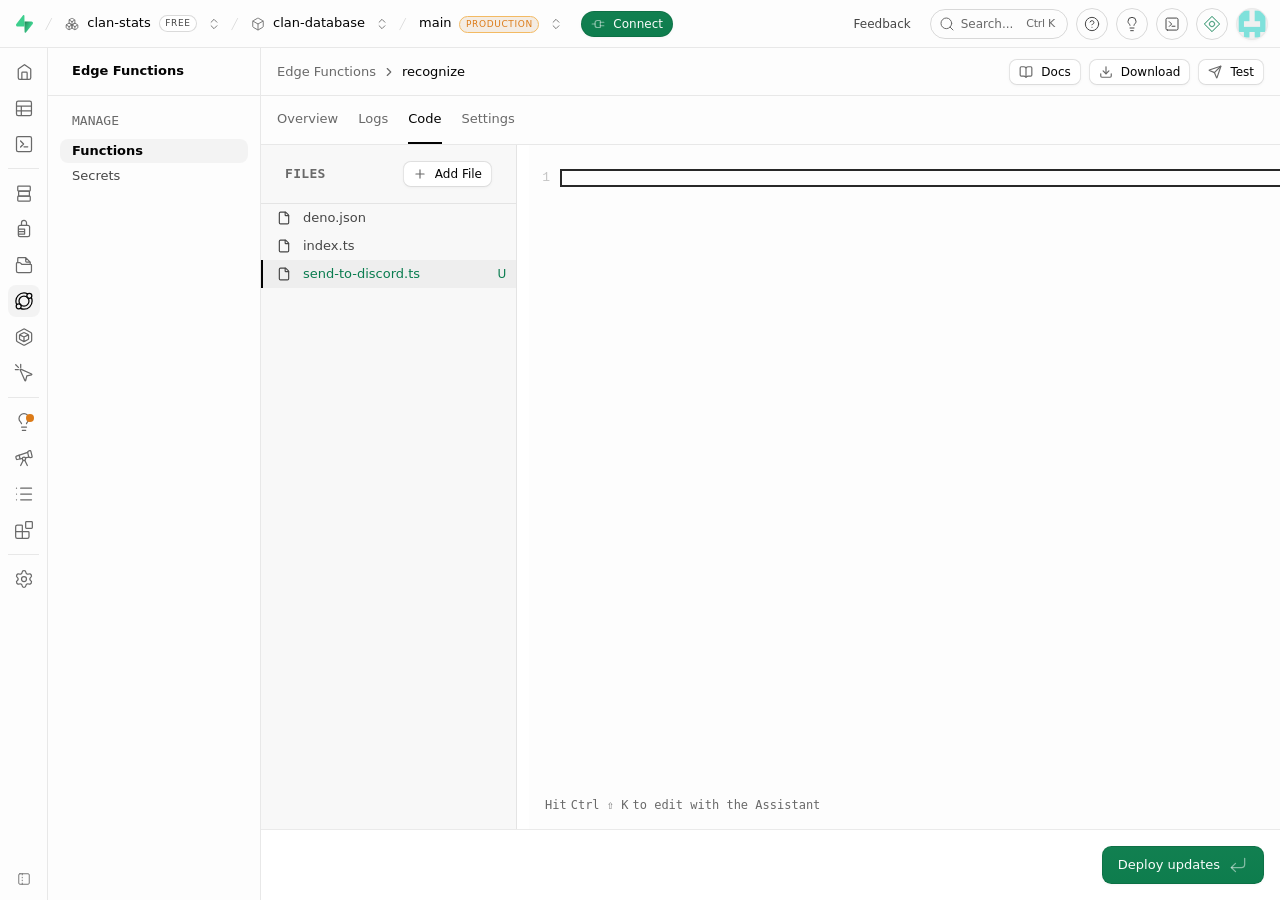
<file: clan-site/supabase/functions/recognize/recognize _ Code _ Edge Functions _ clan-database _ clan-stats _ Supabase.html>
<!DOCTYPE html>
<!-- saved from url=(0084)https://supabase.com/dashboard/project/rpqiapddvlkdecddczqx/functions/recognize/code -->
<html lang="en" data-theme="dark" style="color-scheme: dark;"><head><meta http-equiv="Content-Type" content="text/html; charset=UTF-8"><meta name="sentry-trace" content="117290cc826646618b39d325005a1af5-823f717e39ea9fef-0"><meta name="baggage" content="sentry-environment=vercel-production,sentry-release=a05e7ec1d79e67cba65e3871b7caf105db27f8b1,sentry-public_key=caa7db5fc1da4341810a6d56251a951c,sentry-trace_id=117290cc826646618b39d325005a1af5,sentry-org_id=398706,sentry-sample_rand=0.16380438587746649,sentry-sample_rate=0.02"><meta name="viewport" content="initial-scale=1.0, width=device-width"><link rel="stylesheet" href="./recognize _ Code _ Edge Functions _ clan-database _ clan-stats _ Supabase_files/LogoLoader-BU497daBQi1wGjH_.css" crossorigin="anonymous" data-precedence="default"><link rel="stylesheet" href="./recognize _ Code _ Edge Functions _ clan-database _ clan-stats _ Supabase_files/popover-B8IQ0eQtvNyff4jZ.css" crossorigin="anonymous" data-precedence="default"><link rel="stylesheet" href="./recognize _ Code _ Edge Functions _ clan-database _ clan-stats _ Supabase_files/index-D2cKnET2AObwx_au.css" crossorigin="anonymous" data-precedence="default"><title>recognize | Code | Edge Functions | clan-database | clan-stats | Supabase</title><title>Supabase</title><meta property="og:image" content="/dashboard/img/supabase-og.png"><meta name="googlebot" content="notranslate"><meta name="application-name" content="Supabase Studio"><meta name="theme-color" content="#1E1E1E"><link rel="modulepreload" href="./recognize _ Code _ Edge Functions _ clan-database _ clan-stats _ Supabase_files/index-JQ1f83FvjkumpCav.js.Без названия" crossorigin="anonymous"><link rel="modulepreload" href="https://frontend-assets.supabase.com/studio/tanstack/_vercel/immutable/initial/nitro/rolldown-runtime-BzxPaPhQl-6DlTQK.js" crossorigin="anonymous"><link rel="modulepreload" href="https://frontend-assets.supabase.com/studio/tanstack/_vercel/immutable/initial/nitro/lucide-react-CSA1PhlEO6K7G6a0.js" crossorigin="anonymous"><link rel="modulepreload" href="https://frontend-assets.supabase.com/studio/tanstack/_vercel/immutable/initial/nitro/react-vendor-DEFqJBbowSB4ptKb.js" crossorigin="anonymous"><link rel="modulepreload" href="https://frontend-assets.supabase.com/studio/tanstack/_vercel/immutable/initial/nitro/matchContext-Cdjh0B0vepVXvMNf.js" crossorigin="anonymous"><link rel="modulepreload" href="https://frontend-assets.supabase.com/studio/tanstack/_vercel/immutable/initial/nitro/link-CHV4SF1BmBuzuOFT.js" crossorigin="anonymous"><link rel="modulepreload" href="https://frontend-assets.supabase.com/studio/tanstack/_vercel/immutable/initial/nitro/internal-url-A1Nj3t-DeuylpsCo.js" crossorigin="anonymous"><link rel="modulepreload" href="https://frontend-assets.supabase.com/studio/tanstack/_vercel/immutable/initial/nitro/triggers-tb_1zL2Ayp6tq5yA.js" crossorigin="anonymous"><link rel="modulepreload" href="https://frontend-assets.supabase.com/studio/tanstack/_vercel/immutable/initial/nitro/router-8Mk6cVZiiAuI_nWd.js" crossorigin="anonymous"><link rel="modulepreload" href="https://frontend-assets.supabase.com/studio/tanstack/_vercel/immutable/initial/nitro/Match-CLKHXoyvUSeStxQl.js" crossorigin="anonymous"><link rel="modulepreload" href="https://frontend-assets.supabase.com/studio/tanstack/_vercel/immutable/initial/nitro/ui-avatar-2kcffG8GhxnhU_Gu.js" crossorigin="anonymous"><link rel="modulepreload" href="https://frontend-assets.supabase.com/studio/tanstack/_vercel/immutable/initial/nitro/preload-helper-CgprniJfRIZj_M1S.js" crossorigin="anonymous"><link rel="modulepreload" href="https://frontend-assets.supabase.com/studio/tanstack/_vercel/immutable/initial/nitro/fetchers-7q8FYyrL3YWrvhQw.js" crossorigin="anonymous"><link rel="modulepreload" href="https://frontend-assets.supabase.com/studio/tanstack/_vercel/immutable/initial/nitro/common-C5KwgN5sWcsqoQym.js" crossorigin="anonymous"><link rel="modulepreload" href="https://frontend-assets.supabase.com/studio/tanstack/_vercel/immutable/initial/nitro/ui-drawer-Bj0Q_1J0JsT6D9k5.js" crossorigin="anonymous"><link rel="modulepreload" href="https://frontend-assets.supabase.com/studio/tanstack/_vercel/immutable/initial/nitro/lodash-CEkQDiXfuGLta3jN.js" crossorigin="anonymous"><link rel="modulepreload" href="https://frontend-assets.supabase.com/studio/tanstack/_vercel/immutable/initial/nitro/head-BLFHbGkfM0nspnTe.js" crossorigin="anonymous"><link rel="modulepreload" href="https://frontend-assets.supabase.com/studio/tanstack/_vercel/immutable/initial/nitro/dist-BMbM8ixoohgS6GKF.js" crossorigin="anonymous"><link rel="modulepreload" href="https://frontend-assets.supabase.com/studio/tanstack/_vercel/immutable/initial/nitro/constants-B_mUznh5nzbb_22Y.js" crossorigin="anonymous"><link rel="modulepreload" href="https://frontend-assets.supabase.com/studio/tanstack/_vercel/immutable/initial/nitro/helpers-BuX4RPOxzv8NSgPn.js" crossorigin="anonymous"><link rel="modulepreload" href="https://frontend-assets.supabase.com/studio/tanstack/_vercel/immutable/initial/nitro/v4-CP-DLpTaZkctKsNn.js" crossorigin="anonymous"><link rel="modulepreload" href="https://frontend-assets.supabase.com/studio/tanstack/_vercel/immutable/initial/nitro/trace-DS1N83oWT9Vw0azQ.js" crossorigin="anonymous"><link rel="modulepreload" href="https://frontend-assets.supabase.com/studio/tanstack/_vercel/immutable/initial/nitro/removable-KE0PCFrSD-NHh5SJ.js" crossorigin="anonymous"><link rel="modulepreload" href="https://frontend-assets.supabase.com/studio/tanstack/_vercel/immutable/initial/nitro/auth-CLGISP-i4T1HUko-.js" crossorigin="anonymous"><link rel="modulepreload" href="https://frontend-assets.supabase.com/studio/tanstack/_vercel/immutable/initial/nitro/useQuery-D79X-96d0icii_rQ.js" crossorigin="anonymous"><link rel="modulepreload" href="https://frontend-assets.supabase.com/studio/tanstack/_vercel/immutable/initial/nitro/mutation-COEwKPMUAP7v7wa0.js" crossorigin="anonymous"><link rel="modulepreload" href="https://frontend-assets.supabase.com/studio/tanstack/_vercel/immutable/initial/nitro/notebook-schema-BUovOwd4x0d5FSwK.js" crossorigin="anonymous"><link rel="modulepreload" href="https://frontend-assets.supabase.com/studio/tanstack/_vercel/immutable/initial/nitro/dist-Boz7X3A2f_BOcgRu.js" crossorigin="anonymous"><link rel="modulepreload" href="https://frontend-assets.supabase.com/studio/tanstack/_vercel/immutable/initial/nitro/useSelectedProject-CgYZZ1cWafIhOkaP.js" crossorigin="anonymous"><link rel="modulepreload" href="https://frontend-assets.supabase.com/studio/tanstack/_vercel/immutable/initial/nitro/customParseFormat-D0PbBLcneQqLJAPS.js" crossorigin="anonymous"><link rel="modulepreload" href="https://frontend-assets.supabase.com/studio/tanstack/_vercel/immutable/initial/nitro/duration-B6w1XAM47UKfOEdg.js" crossorigin="anonymous"><link rel="modulepreload" href="https://frontend-assets.supabase.com/studio/tanstack/_vercel/immutable/initial/nitro/utc-DUsBvU2mvaI9kv5n.js" crossorigin="anonymous"><link rel="modulepreload" href="https://frontend-assets.supabase.com/studio/tanstack/_vercel/immutable/initial/nitro/timezone-Cl_u353q5aRgdVeL.js" crossorigin="anonymous"><link rel="modulepreload" href="https://frontend-assets.supabase.com/studio/tanstack/_vercel/immutable/initial/nitro/image-TT8EyG4AhA0ou9HW.js" crossorigin="anonymous"><link rel="modulepreload" href="https://frontend-assets.supabase.com/studio/tanstack/_vercel/immutable/initial/nitro/ui-sidebar-PKK3YMYliDM2SxYL.js" crossorigin="anonymous"><link rel="modulepreload" href="https://frontend-assets.supabase.com/studio/tanstack/_vercel/immutable/initial/nitro/class-variance-authority-Cq34AQ_kwFNAdS22.js" crossorigin="anonymous"><link rel="modulepreload" href="https://frontend-assets.supabase.com/studio/tanstack/_vercel/immutable/initial/nitro/ui-field-CDs7yJYJULLwSqIb.js" crossorigin="anonymous"><link rel="modulepreload" href="https://frontend-assets.supabase.com/studio/tanstack/_vercel/immutable/initial/nitro/ui-form-CDX0jmSF0-Yw4Jo8.js" crossorigin="anonymous"><link rel="modulepreload" href="https://frontend-assets.supabase.com/studio/tanstack/_vercel/immutable/initial/nitro/accordion-cDwHWcO9X7oyA5CV.js" crossorigin="anonymous"><link rel="modulepreload" href="https://frontend-assets.supabase.com/studio/tanstack/_vercel/immutable/initial/nitro/ui-slider-BhbbZmBv7uO1WYFH.js" crossorigin="anonymous"><link rel="modulepreload" href="https://frontend-assets.supabase.com/studio/tanstack/_vercel/immutable/initial/nitro/dist-v2HJ5GxH5pfZ3rUj.js" crossorigin="anonymous"><link rel="modulepreload" href="https://frontend-assets.supabase.com/studio/tanstack/_vercel/immutable/initial/nitro/scroll-area-DJRBsat7PYV_eAWb.js" crossorigin="anonymous"><link rel="modulepreload" href="https://frontend-assets.supabase.com/studio/tanstack/_vercel/immutable/initial/nitro/select-DOsFKyST9GLyKYUh.js" crossorigin="anonymous"><link rel="modulepreload" href="https://frontend-assets.supabase.com/studio/tanstack/_vercel/immutable/initial/nitro/switch-2aXLYDzdBoeOIKzf.js" crossorigin="anonymous"><link rel="modulepreload" href="https://frontend-assets.supabase.com/studio/tanstack/_vercel/immutable/initial/nitro/LogoLoader-OAv-8BRz3MeB-LYs.js" crossorigin="anonymous"><link rel="modulepreload" href="https://frontend-assets.supabase.com/studio/tanstack/_vercel/immutable/initial/nitro/ui-Cim7upI_n8EkomVE.js" crossorigin="anonymous"><link rel="modulepreload" href="https://frontend-assets.supabase.com/studio/tanstack/_vercel/immutable/initial/nitro/alert-dialog-CaKcCkBNZuKGdYaX.js" crossorigin="anonymous"><link rel="modulepreload" href="https://frontend-assets.supabase.com/studio/tanstack/_vercel/immutable/initial/nitro/checkbox-ChQuAojk9RtVADpL.js" crossorigin="anonymous"><link rel="modulepreload" href="https://frontend-assets.supabase.com/studio/tanstack/_vercel/immutable/initial/nitro/dropdown-menu-DxnuE8Q9l7Dkqrhd.js" crossorigin="anonymous"><link rel="modulepreload" href="https://frontend-assets.supabase.com/studio/tanstack/_vercel/immutable/initial/nitro/dist-DOSCvnwdULU6qOXP.js" crossorigin="anonymous"><link rel="modulepreload" href="https://frontend-assets.supabase.com/studio/tanstack/_vercel/immutable/initial/nitro/context-menu-DGnRy6nrV0DnQUZf.js" crossorigin="anonymous"><link rel="modulepreload" href="https://frontend-assets.supabase.com/studio/tanstack/_vercel/immutable/initial/nitro/hover-card-B9TmFry_4c6IDMaa.js" crossorigin="anonymous"><link rel="modulepreload" href="https://frontend-assets.supabase.com/studio/tanstack/_vercel/immutable/initial/nitro/popover-CDeKx6-0T_pNsiIC.js" crossorigin="anonymous"><link rel="modulepreload" href="https://frontend-assets.supabase.com/studio/tanstack/_vercel/immutable/initial/nitro/progress-DMLQ1t4O585Mr8kH.js" crossorigin="anonymous"><link rel="modulepreload" href="https://frontend-assets.supabase.com/studio/tanstack/_vercel/immutable/initial/nitro/tabs-CaDOd9biHEBEcdHO.js" crossorigin="anonymous"><link rel="modulepreload" href="https://frontend-assets.supabase.com/studio/tanstack/_vercel/immutable/initial/nitro/useTabIndicator-BNd6hJN2dvV6Nsd_.js" crossorigin="anonymous"><link rel="modulepreload" href="https://frontend-assets.supabase.com/studio/tanstack/_vercel/immutable/initial/nitro/toggle-group-Bu7RmaxmnId5xTwZ.js" crossorigin="anonymous"><link rel="modulepreload" href="https://frontend-assets.supabase.com/studio/tanstack/_vercel/immutable/initial/nitro/FloatingPlate-Cbo5FonRuoWcRr3v.js" crossorigin="anonymous"><link rel="modulepreload" href="https://frontend-assets.supabase.com/studio/tanstack/_vercel/immutable/initial/nitro/NavMenu-DW3_DUsJ-k54ySqx.js" crossorigin="anonymous"><link rel="modulepreload" href="https://frontend-assets.supabase.com/studio/tanstack/_vercel/immutable/initial/nitro/clipboard-70Avn6beiRDNho1J.js" crossorigin="anonymous"><link rel="modulepreload" href="https://frontend-assets.supabase.com/studio/tanstack/_vercel/immutable/initial/nitro/ExpandingTextArea-Ch6fcXkNvWnVAP8O.js" crossorigin="anonymous"><link rel="modulepreload" href="https://frontend-assets.supabase.com/studio/tanstack/_vercel/immutable/initial/nitro/LoadingLine-b8edvuon2S2kWihe.js" crossorigin="anonymous"><link rel="modulepreload" href="https://frontend-assets.supabase.com/studio/tanstack/_vercel/immutable/initial/nitro/singleThemes-BjFn1Kg0rOJhVAGC.js" crossorigin="anonymous"><link rel="modulepreload" href="https://frontend-assets.supabase.com/studio/tanstack/_vercel/immutable/initial/nitro/StatusIcon-D95uTZCE0_O9qt7k.js" crossorigin="anonymous"><link rel="modulepreload" href="https://frontend-assets.supabase.com/studio/tanstack/_vercel/immutable/initial/nitro/sonner-BFv4vqYiyxMY434B.js" crossorigin="anonymous"><link rel="modulepreload" href="https://frontend-assets.supabase.com/studio/tanstack/_vercel/immutable/initial/nitro/sonner-progress-BV24cdK0ewMuBxN2.js" crossorigin="anonymous"><link rel="modulepreload" href="https://frontend-assets.supabase.com/studio/tanstack/_vercel/immutable/initial/nitro/card-x971qxxwZgzANs6o.js" crossorigin="anonymous"><link rel="modulepreload" href="https://frontend-assets.supabase.com/studio/tanstack/_vercel/immutable/initial/nitro/command-ConIKfGcVJkr6_Mb.js" crossorigin="anonymous"><link rel="modulepreload" href="https://frontend-assets.supabase.com/studio/tanstack/_vercel/immutable/initial/nitro/dialog-BpswSHW2eRpNLnaz.js" crossorigin="anonymous"><link rel="modulepreload" href="https://frontend-assets.supabase.com/studio/tanstack/_vercel/immutable/initial/nitro/alert-BHhmviyNII67A2bv.js" crossorigin="anonymous"><link rel="modulepreload" href="https://frontend-assets.supabase.com/studio/tanstack/_vercel/immutable/initial/nitro/radio-group-CTc8hgAHoJrmFmMD.js" crossorigin="anonymous"><link rel="modulepreload" href="https://frontend-assets.supabase.com/studio/tanstack/_vercel/immutable/initial/nitro/dist-BMNmKhHc-OBUujtl.js" crossorigin="anonymous"><link rel="modulepreload" href="https://frontend-assets.supabase.com/studio/tanstack/_vercel/immutable/initial/nitro/breadcrumb-DV6KZk399NDUDcKn.js" crossorigin="anonymous"><link rel="modulepreload" href="https://frontend-assets.supabase.com/studio/tanstack/_vercel/immutable/initial/nitro/text-area-C2IVf-FJfWPYj94t.js" crossorigin="anonymous"><link rel="modulepreload" href="https://frontend-assets.supabase.com/studio/tanstack/_vercel/immutable/initial/nitro/table-CffAcEGbHM5CY1mu.js" crossorigin="anonymous"><link rel="modulepreload" href="https://frontend-assets.supabase.com/studio/tanstack/_vercel/immutable/initial/nitro/collapsible-4dswKRh5h5hQuQB5.js" crossorigin="anonymous"><link rel="modulepreload" href="https://frontend-assets.supabase.com/studio/tanstack/_vercel/immutable/initial/nitro/calendar-j44ADxl89t_tVVha.js" crossorigin="anonymous"><link rel="modulepreload" href="https://frontend-assets.supabase.com/studio/tanstack/_vercel/immutable/initial/nitro/resizable--KFxA8234WSE7bkq.js" crossorigin="anonymous"><link rel="modulepreload" href="https://frontend-assets.supabase.com/studio/tanstack/_vercel/immutable/initial/nitro/radio-group-stacked-Bnb4aJbRXKQfVh1A.js" crossorigin="anonymous"><link rel="modulepreload" href="https://frontend-assets.supabase.com/studio/tanstack/_vercel/immutable/initial/nitro/radio-group-card-C-eR9-xuPCsckco8.js" crossorigin="anonymous"><link rel="modulepreload" href="https://frontend-assets.supabase.com/studio/tanstack/_vercel/immutable/initial/nitro/TreeView-D17C-nwNup5ImDxh.js" crossorigin="anonymous"><link rel="modulepreload" href="https://frontend-assets.supabase.com/studio/tanstack/_vercel/immutable/initial/nitro/prop-types-D7PuXHlO7JKqbINR.js" crossorigin="anonymous"><link rel="modulepreload" href="https://frontend-assets.supabase.com/studio/tanstack/_vercel/immutable/initial/nitro/chart-k5arOxOaC3S5rTul.js" crossorigin="anonymous"><link rel="modulepreload" href="https://frontend-assets.supabase.com/studio/tanstack/_vercel/immutable/initial/nitro/ResponsiveContainer-j3-GDrBk9AMKuGh2.js" crossorigin="anonymous"><link rel="modulepreload" href="https://frontend-assets.supabase.com/studio/tanstack/_vercel/immutable/initial/nitro/get-CdWuNtp6aWCRzeMq.js" crossorigin="anonymous"><link rel="modulepreload" href="https://frontend-assets.supabase.com/studio/tanstack/_vercel/immutable/initial/nitro/generateCategoricalChart-DrQxNcsaops9S9Bf.js" crossorigin="anonymous"><link rel="modulepreload" href="https://frontend-assets.supabase.com/studio/tanstack/_vercel/immutable/initial/nitro/path-BT0i-agUDcEZCmIT.js" crossorigin="anonymous"><link rel="modulepreload" href="https://frontend-assets.supabase.com/studio/tanstack/_vercel/immutable/initial/nitro/math-C6Sw0Y49bzMPzMxC.js" crossorigin="anonymous"><link rel="modulepreload" href="https://frontend-assets.supabase.com/studio/tanstack/_vercel/immutable/initial/nitro/array-Dc08mLdRbcqfoKTB.js" crossorigin="anonymous"><link rel="modulepreload" href="https://frontend-assets.supabase.com/studio/tanstack/_vercel/immutable/initial/nitro/step-9wu62d2zhGA-z3PS.js" crossorigin="anonymous"><link rel="modulepreload" href="https://frontend-assets.supabase.com/studio/tanstack/_vercel/immutable/initial/nitro/line-DAdyGS5i8V3j4duu.js" crossorigin="anonymous"><link rel="modulepreload" href="https://frontend-assets.supabase.com/studio/tanstack/_vercel/immutable/initial/nitro/uniqBy-DpQQ7lwYUhq4norR.js" crossorigin="anonymous"><link rel="modulepreload" href="https://frontend-assets.supabase.com/studio/tanstack/_vercel/immutable/initial/nitro/linear-CLnd_Btv-o0WFNF2.js" crossorigin="anonymous"><link rel="modulepreload" href="https://frontend-assets.supabase.com/studio/tanstack/_vercel/immutable/initial/nitro/init-BUgDjS5JreJ3WWAP.js" crossorigin="anonymous"><link rel="modulepreload" href="https://frontend-assets.supabase.com/studio/tanstack/_vercel/immutable/initial/nitro/string-Zqtzsj7kttDmiqG5.js" crossorigin="anonymous"><link rel="modulepreload" href="https://frontend-assets.supabase.com/studio/tanstack/_vercel/immutable/initial/nitro/value-BhM2IdyL9shnwHjq.js" crossorigin="anonymous"><link rel="modulepreload" href="https://frontend-assets.supabase.com/studio/tanstack/_vercel/immutable/initial/nitro/defaultLocale-Coxouq1uD6JgWJzi.js" crossorigin="anonymous"><link rel="modulepreload" href="https://frontend-assets.supabase.com/studio/tanstack/_vercel/immutable/initial/nitro/ordinal-DQtDc9Go1vib-3W1.js" crossorigin="anonymous"><link rel="modulepreload" href="https://frontend-assets.supabase.com/studio/tanstack/_vercel/immutable/initial/nitro/time-C1cSvw2xkIJHZFCX.js" crossorigin="anonymous"><link rel="modulepreload" href="https://frontend-assets.supabase.com/studio/tanstack/_vercel/immutable/initial/nitro/band-C2ugb-LhmImC7D4Q.js" crossorigin="anonymous"><link rel="modulepreload" href="https://frontend-assets.supabase.com/studio/tanstack/_vercel/immutable/initial/nitro/range-DkRsN5CTasLVTDft.js" crossorigin="anonymous"><link rel="modulepreload" href="https://frontend-assets.supabase.com/studio/tanstack/_vercel/immutable/initial/nitro/SuccessCheck-Cm3iTWgepKAvV3S1.js" crossorigin="anonymous"><link rel="modulepreload" href="https://frontend-assets.supabase.com/studio/tanstack/_vercel/immutable/initial/nitro/formatShortcut-DEfc3_ELQrUSAO69.js" crossorigin="anonymous"><link rel="modulepreload" href="https://frontend-assets.supabase.com/studio/tanstack/_vercel/immutable/initial/nitro/dev-tools-CZ5kEM4A2x1nQhG9.js" crossorigin="anonymous"><link rel="modulepreload" href="https://frontend-assets.supabase.com/studio/tanstack/_vercel/immutable/initial/nitro/react-error-boundary.esm-B3BcWrFBTdDxt661.js" crossorigin="anonymous"><link rel="modulepreload" href="https://frontend-assets.supabase.com/studio/tanstack/_vercel/immutable/initial/nitro/TimestampInfoProvider-BPW2I8HK_C1Z9Lt5.js" crossorigin="anonymous"><link rel="modulepreload" href="https://frontend-assets.supabase.com/studio/tanstack/_vercel/immutable/initial/nitro/Admonition-zBsNpepPUA6efom1.js" crossorigin="anonymous"><link rel="modulepreload" href="https://frontend-assets.supabase.com/studio/tanstack/_vercel/immutable/initial/nitro/ShimmeringLoader-B-6kcOaWKAf86NxL.js" crossorigin="anonymous"><link rel="modulepreload" href="https://frontend-assets.supabase.com/studio/tanstack/_vercel/immutable/initial/nitro/AddNewFactorModal-CwMEjH4Fo6mfXAiJ.js" crossorigin="anonymous"><link rel="modulepreload" href="https://frontend-assets.supabase.com/studio/tanstack/_vercel/immutable/initial/nitro/useMutation-CGIPZ2PoDPX4AUT8.js" crossorigin="anonymous"><link rel="modulepreload" href="https://frontend-assets.supabase.com/studio/tanstack/_vercel/immutable/initial/nitro/InlineLink-t-n3RFRovb27kX2E.js" crossorigin="anonymous"><link rel="modulepreload" href="https://frontend-assets.supabase.com/studio/tanstack/_vercel/immutable/initial/nitro/track-9PfmklXwC9IcFshC.js" crossorigin="anonymous"><link rel="modulepreload" href="https://frontend-assets.supabase.com/studio/tanstack/_vercel/immutable/initial/nitro/queryOptions-BwhnfDCqgU6DlAF1.js" crossorigin="anonymous"><link rel="modulepreload" href="https://frontend-assets.supabase.com/studio/tanstack/_vercel/immutable/initial/nitro/useLatest-D7jv4_3KHfjxV9M2.js" crossorigin="anonymous"><link rel="modulepreload" href="https://frontend-assets.supabase.com/studio/tanstack/_vercel/immutable/initial/nitro/keys-CgVEA4mUuKnaoBv1.js" crossorigin="anonymous"><link rel="modulepreload" href="https://frontend-assets.supabase.com/studio/tanstack/_vercel/immutable/initial/nitro/gotrue-BjL9Xk2SzUojElSb.js" crossorigin="anonymous"><link rel="modulepreload" href="https://frontend-assets.supabase.com/studio/tanstack/_vercel/immutable/initial/nitro/AlertError-CA-6C6Zr-gRiO7pn.js" crossorigin="anonymous"><link rel="modulepreload" href="https://frontend-assets.supabase.com/studio/tanstack/_vercel/immutable/initial/nitro/constants-BJlNF_Kiddk83ssZ.js" crossorigin="anonymous"><link rel="modulepreload" href="https://frontend-assets.supabase.com/studio/tanstack/_vercel/immutable/initial/nitro/SupportLink-DC1hQO_9d7QV532Y.js" crossorigin="anonymous"><link rel="modulepreload" href="https://frontend-assets.supabase.com/studio/tanstack/_vercel/immutable/initial/nitro/dist-D6LOyz4wx80xQaoR.js" crossorigin="anonymous"><link rel="modulepreload" href="https://frontend-assets.supabase.com/studio/tanstack/_vercel/immutable/initial/nitro/error-sampling-lQhYQizC3zVRrte0.js" crossorigin="anonymous"><link rel="modulepreload" href="https://frontend-assets.supabase.com/studio/tanstack/_vercel/immutable/initial/nitro/recovery-codes-status-query-Cw5UGMk5TGvcRPyU.js" crossorigin="anonymous"><link rel="modulepreload" href="https://frontend-assets.supabase.com/studio/tanstack/_vercel/immutable/initial/nitro/error-reporting-gSO2YE-Ip828Jd9V.js" crossorigin="anonymous"><link rel="modulepreload" href="https://frontend-assets.supabase.com/studio/tanstack/_vercel/immutable/initial/nitro/zod-DDTFR50pGeQM5Ezr.js" crossorigin="anonymous"><link rel="modulepreload" href="https://frontend-assets.supabase.com/studio/tanstack/_vercel/immutable/initial/nitro/TextConfirmModalWrapper-oGgzmrurXVP7Shrz.js" crossorigin="anonymous"><link rel="modulepreload" href="https://frontend-assets.supabase.com/studio/tanstack/_vercel/immutable/initial/nitro/Input-7wQ0vofxkUXs0tEe.js" crossorigin="anonymous"><link rel="modulepreload" href="https://frontend-assets.supabase.com/studio/tanstack/_vercel/immutable/initial/nitro/ConfirmationModal-BRfLNmbZ7zZIcVmC.js" crossorigin="anonymous"><link rel="modulepreload" href="https://frontend-assets.supabase.com/studio/tanstack/_vercel/immutable/initial/nitro/FormItemLayout-CYkSTX73ZCSF-fdA.js" crossorigin="anonymous"><link rel="modulepreload" href="https://frontend-assets.supabase.com/studio/tanstack/_vercel/immutable/initial/nitro/InformationBox-CS2zCn_I0RuYUApZ.js" crossorigin="anonymous"><link rel="modulepreload" href="https://frontend-assets.supabase.com/studio/tanstack/_vercel/immutable/initial/nitro/mfa-list-factors-query-8vm0-6et_zWQWmKM.js" crossorigin="anonymous"><link rel="modulepreload" href="https://frontend-assets.supabase.com/studio/tanstack/_vercel/immutable/initial/nitro/useLastVisitedOrganization-uKDZDuCUmNkRfJxI.js" crossorigin="anonymous"><link rel="modulepreload" href="https://frontend-assets.supabase.com/studio/tanstack/_vercel/immutable/initial/nitro/useLocalStorage-8Qfqu76H9u3Ei3fa.js" crossorigin="anonymous"><link rel="modulepreload" href="https://frontend-assets.supabase.com/studio/tanstack/_vercel/immutable/initial/nitro/InterstitialLayout-kz7qJUmdsmL1swZF.js" crossorigin="anonymous"><link rel="modulepreload" href="https://frontend-assets.supabase.com/studio/tanstack/_vercel/immutable/initial/nitro/ProfileImage-ZwcB4E-GxH45O8Zg.js" crossorigin="anonymous"><link rel="modulepreload" href="https://frontend-assets.supabase.com/studio/tanstack/_vercel/immutable/initial/nitro/icons-DGuTQGHFs744EO2j.js" crossorigin="anonymous"><link rel="modulepreload" href="https://frontend-assets.supabase.com/studio/tanstack/_vercel/immutable/initial/nitro/useIsFeatureEnabled-BGd2djvT264BZR4C.js" crossorigin="anonymous"><link rel="modulepreload" href="https://frontend-assets.supabase.com/studio/tanstack/_vercel/immutable/initial/nitro/mfa-authenticator-assurance-level-query-BJA5lmrQvkJmxRKU.js" crossorigin="anonymous"><link rel="modulepreload" href="https://frontend-assets.supabase.com/studio/tanstack/_vercel/immutable/initial/nitro/theme-overrides-CadqJ4O99TQMMqdO.js" crossorigin="anonymous"><link rel="modulepreload" href="https://frontend-assets.supabase.com/studio/tanstack/_vercel/immutable/initial/nitro/useThemeOverrides-BiibP-J5kyxfc3v_.js" crossorigin="anonymous"><link rel="modulepreload" href="https://frontend-assets.supabase.com/studio/tanstack/_vercel/immutable/initial/nitro/dynamic-BQhl7ZqGZ8YGU9GF.js" crossorigin="anonymous"><link rel="modulepreload" href="https://frontend-assets.supabase.com/studio/tanstack/_vercel/immutable/initial/nitro/viewHooks-UAHFv8AZ9fwIVe9L.js" crossorigin="anonymous"><link rel="modulepreload" href="https://frontend-assets.supabase.com/studio/tanstack/_vercel/immutable/initial/nitro/useShortcut-DLemtaMV7rZ4Bz-J.js" crossorigin="anonymous"><link rel="modulepreload" href="https://frontend-assets.supabase.com/studio/tanstack/_vercel/immutable/initial/nitro/queryHooks-BOaV34xXbw_csKxk.js" crossorigin="anonymous"><link rel="modulepreload" href="https://frontend-assets.supabase.com/studio/tanstack/_vercel/immutable/initial/nitro/registry-C8tLON84HMrGjo0s.js" crossorigin="anonymous"><link rel="modulepreload" href="https://frontend-assets.supabase.com/studio/tanstack/_vercel/immutable/initial/nitro/useIsShortcutEnabled-HaQgXRqc8iB24mWJ.js" crossorigin="anonymous"><link rel="modulepreload" href="https://frontend-assets.supabase.com/studio/tanstack/_vercel/immutable/initial/nitro/sequence-manager-CZK1q9K-zOC5_s8h.js" crossorigin="anonymous"><link rel="modulepreload" href="https://frontend-assets.supabase.com/studio/tanstack/_vercel/immutable/initial/nitro/useCrossCompatRouter-BpHN6zjCPTKWo03N.js" crossorigin="anonymous"><link rel="modulepreload" href="https://frontend-assets.supabase.com/studio/tanstack/_vercel/immutable/initial/nitro/constants-B9v0s4yRo6-TLb__.js" crossorigin="anonymous"><link rel="modulepreload" href="https://frontend-assets.supabase.com/studio/tanstack/_vercel/immutable/initial/nitro/FeaturePreviewContext-CDL7tJnVsO5PRLYA.js" crossorigin="anonymous"><link rel="modulepreload" href="https://frontend-assets.supabase.com/studio/tanstack/_vercel/immutable/initial/nitro/project-storage-config-query-BWaig5PJODIc354b.js" crossorigin="anonymous"><link rel="modulepreload" href="https://frontend-assets.supabase.com/studio/tanstack/_vercel/immutable/initial/nitro/keys-CnUsaoFe5DBODT70.js" crossorigin="anonymous"><link rel="modulepreload" href="https://frontend-assets.supabase.com/studio/tanstack/_vercel/immutable/initial/nitro/void-gYVlFLQ43N2kK8TJ.js" crossorigin="anonymous"><link rel="modulepreload" href="https://frontend-assets.supabase.com/studio/tanstack/_vercel/immutable/initial/nitro/Markdown-BxKyqq4ioeMHoBK5.js" crossorigin="anonymous"><link rel="modulepreload" href="https://frontend-assets.supabase.com/studio/tanstack/_vercel/immutable/initial/nitro/lib-CLFPJGTsmnrMqgMk.js" crossorigin="anonymous"><link rel="modulepreload" href="https://frontend-assets.supabase.com/studio/tanstack/_vercel/immutable/initial/nitro/lib-B63PYjkrdIUr6oV2.js" crossorigin="anonymous"><link rel="modulepreload" href="https://frontend-assets.supabase.com/studio/tanstack/_vercel/immutable/initial/nitro/BannerStackProvider-CrR4Vx8QDuuRNH61.js" crossorigin="anonymous"><link rel="modulepreload" href="https://frontend-assets.supabase.com/studio/tanstack/_vercel/immutable/initial/nitro/ButtonTooltip-TFMZImYsgFqSKg2i.js" crossorigin="anonymous"><link rel="modulepreload" href="https://frontend-assets.supabase.com/studio/tanstack/_vercel/immutable/initial/nitro/organization-customer-profile-update-mutation-DyY7NNHAmhbOu-q3.js" crossorigin="anonymous"><link rel="modulepreload" href="https://frontend-assets.supabase.com/studio/tanstack/_vercel/immutable/initial/nitro/useCheckPermissionsV2-l9a0iSv3teMkwaEl.js" crossorigin="anonymous"><link rel="modulepreload" href="https://frontend-assets.supabase.com/studio/tanstack/_vercel/immutable/initial/nitro/dist-DmAuNXdcQN8GlPCW.js" crossorigin="anonymous"><link rel="modulepreload" href="https://frontend-assets.supabase.com/studio/tanstack/_vercel/immutable/initial/nitro/MonacoThemeProvider-D_lAPJ-1BdWbXFVF.js" crossorigin="anonymous"><link rel="modulepreload" href="https://frontend-assets.supabase.com/studio/tanstack/_vercel/immutable/initial/nitro/McpSecrets.constants-D8VQEW3Ex3sr0pmn.js" crossorigin="anonymous"><link rel="modulepreload" href="https://frontend-assets.supabase.com/studio/tanstack/_vercel/immutable/initial/nitro/useDashboardHistory-D7rSl5J1950LxoT0.js" crossorigin="anonymous"><link rel="modulepreload" href="https://frontend-assets.supabase.com/studio/tanstack/_vercel/immutable/initial/nitro/MainScrollContainerContext-DFmElylvbJJyqJGv.js" crossorigin="anonymous"><link rel="modulepreload" href="https://frontend-assets.supabase.com/studio/tanstack/_vercel/immutable/initial/nitro/CopyButton-BlctpxVwAGUoXwVC.js" crossorigin="anonymous"><link rel="modulepreload" href="https://frontend-assets.supabase.com/studio/tanstack/_vercel/immutable/initial/nitro/useSelectedOrganizationCreatedAt-CoR-TkWHmDe6m-ZU.js" crossorigin="anonymous"><link rel="modulepreload" href="https://frontend-assets.supabase.com/studio/tanstack/_vercel/immutable/initial/nitro/organization-query-CwylKBLTKtRtlfQN.js" crossorigin="anonymous"><link rel="modulepreload" href="https://frontend-assets.supabase.com/studio/tanstack/_vercel/immutable/initial/nitro/datetime-IrrX4JhimQyu9A0q.js" crossorigin="anonymous"><link rel="modulepreload" href="https://frontend-assets.supabase.com/studio/tanstack/_vercel/immutable/initial/nitro/toast-errors-Dmt3JrrsKWEERxjG.js" crossorigin="anonymous"><link rel="modulepreload" href="https://frontend-assets.supabase.com/studio/tanstack/_vercel/immutable/initial/nitro/image-CBPR972BfhaCgj6f.js" crossorigin="anonymous"><link rel="modulepreload" href="https://frontend-assets.supabase.com/studio/tanstack/_vercel/immutable/initial/nitro/sanitize-DD36fhOm2vM6aJ1-.js" crossorigin="anonymous"><link rel="modulepreload" href="https://frontend-assets.supabase.com/studio/tanstack/_vercel/immutable/initial/nitro/_app-ChfXdzvir_qfiep6.js" crossorigin="anonymous"><link rel="modulepreload" href="https://frontend-assets.supabase.com/studio/tanstack/_vercel/immutable/initial/nitro/AppLayout-Ddh6MQsT-FWQ_mWf.js" crossorigin="anonymous"><link rel="modulepreload" href="https://frontend-assets.supabase.com/studio/tanstack/_vercel/immutable/initial/nitro/DefaultLayout-BaT3-lMWA91Xp-dl.js" crossorigin="anonymous"><link rel="modulepreload" href="https://frontend-assets.supabase.com/studio/tanstack/_vercel/immutable/initial/nitro/grants-YSk9l7Bn0BzcHWF7.js" crossorigin="anonymous"><link rel="modulepreload" href="https://frontend-assets.supabase.com/studio/tanstack/_vercel/immutable/initial/nitro/CommandMenu-NRKpyiYcszjq3XyF.js" crossorigin="anonymous"><link rel="modulepreload" href="https://frontend-assets.supabase.com/studio/tanstack/_vercel/immutable/initial/nitro/Markdown-CFn5zb8kEhfmQRnh.js" crossorigin="anonymous"><link rel="modulepreload" href="https://frontend-assets.supabase.com/studio/tanstack/_vercel/immutable/initial/nitro/CustomHTMLElements.utils-Cy2yJ5Wu6dL_uOAT.js" crossorigin="anonymous"><link rel="modulepreload" href="https://frontend-assets.supabase.com/studio/tanstack/_vercel/immutable/initial/nitro/CodeBlock-CSJZSde0VG1BT7Ac.js" crossorigin="anonymous"><link rel="modulepreload" href="https://frontend-assets.supabase.com/studio/tanstack/_vercel/immutable/initial/nitro/typeof-B9md5T3wzkFU6JwS.js" crossorigin="anonymous"><link rel="modulepreload" href="https://frontend-assets.supabase.com/studio/tanstack/_vercel/immutable/initial/nitro/GithubIcon-yR3KToy4xnhP2ixQ.js" crossorigin="anonymous"><link rel="modulepreload" href="https://frontend-assets.supabase.com/studio/tanstack/_vercel/immutable/initial/nitro/useInstalledIntegrations-VYtIKnXMa1CboKwy.js" crossorigin="anonymous"><link rel="modulepreload" href="https://frontend-assets.supabase.com/studio/tanstack/_vercel/immutable/initial/nitro/api-keys-query-CBswYez_yZBzQFmB.js" crossorigin="anonymous"><link rel="modulepreload" href="https://frontend-assets.supabase.com/studio/tanstack/_vercel/immutable/initial/nitro/ServiceVersions.utils-uRZdRxNoKyNnFVmD.js" crossorigin="anonymous"><link rel="modulepreload" href="https://frontend-assets.supabase.com/studio/tanstack/_vercel/immutable/initial/nitro/useStripeSyncStatus-DJQUbbVYl0TQrWax.js" crossorigin="anonymous"><link rel="modulepreload" href="https://frontend-assets.supabase.com/studio/tanstack/_vercel/immutable/initial/nitro/execute-sql-mutation-C6XiBkK4GnfikaQZ.js" crossorigin="anonymous"><link rel="modulepreload" href="https://frontend-assets.supabase.com/studio/tanstack/_vercel/immutable/initial/nitro/schemas-query-uBrR7eRtPYH2txb2.js" crossorigin="anonymous"><link rel="modulepreload" href="https://frontend-assets.supabase.com/studio/tanstack/_vercel/immutable/initial/nitro/keys-tPepiEOHZ95-TSM_.js" crossorigin="anonymous"><link rel="modulepreload" href="https://frontend-assets.supabase.com/studio/tanstack/_vercel/immutable/initial/nitro/Wrappers.constants-DeoHXjHmfvcfJ0nK.js" crossorigin="anonymous"><link rel="modulepreload" href="https://frontend-assets.supabase.com/studio/tanstack/_vercel/immutable/initial/nitro/brand-icons-CkZiRNP1o9pW1VeY.js" crossorigin="anonymous"><link rel="modulepreload" href="https://frontend-assets.supabase.com/studio/tanstack/_vercel/immutable/initial/nitro/Wrappers.utils-_3PyvNfDQyBeOuRD.js" crossorigin="anonymous"><link rel="modulepreload" href="https://frontend-assets.supabase.com/studio/tanstack/_vercel/immutable/initial/nitro/auth-config-query-ltFOhJLgN3xoYuCr.js" crossorigin="anonymous"><link rel="modulepreload" href="https://frontend-assets.supabase.com/studio/tanstack/_vercel/immutable/initial/nitro/authorized-apps-query-DnfnGx3Ub_UDQPgj.js" crossorigin="anonymous"><link rel="modulepreload" href="https://frontend-assets.supabase.com/studio/tanstack/_vercel/immutable/initial/nitro/keys-CiHMKB1936e7ULiI.js" crossorigin="anonymous"><link rel="modulepreload" href="https://frontend-assets.supabase.com/studio/tanstack/_vercel/immutable/initial/nitro/secrets-query-CYVjTdPdduz_EDg3.js" crossorigin="anonymous"><link rel="modulepreload" href="https://frontend-assets.supabase.com/studio/tanstack/_vercel/immutable/initial/nitro/useCheckPermissions-lsfvQeWVC-g9SN5p.js" crossorigin="anonymous"><link rel="modulepreload" href="https://frontend-assets.supabase.com/studio/tanstack/_vercel/immutable/initial/nitro/dist-DOEQHWUSMKBYo6wF.js" crossorigin="anonymous"><link rel="modulepreload" href="https://frontend-assets.supabase.com/studio/tanstack/_vercel/immutable/initial/nitro/database-extensions-query-D88T48C9XsyAXbzU.js" crossorigin="anonymous"><link rel="modulepreload" href="https://frontend-assets.supabase.com/studio/tanstack/_vercel/immutable/initial/nitro/fdws-query-Bc4tbWfkjTcwx1ei.js" crossorigin="anonymous"><link rel="modulepreload" href="https://frontend-assets.supabase.com/studio/tanstack/_vercel/immutable/initial/nitro/ContextSearchResults.shared-Bai0yGYRFLgOKuXV.js" crossorigin="anonymous"><link rel="modulepreload" href="https://frontend-assets.supabase.com/studio/tanstack/_vercel/immutable/initial/nitro/useHighAvailability-C9KF5dBeRmBJeI2Q.js" crossorigin="anonymous"><link rel="modulepreload" href="https://frontend-assets.supabase.com/studio/tanstack/_vercel/immutable/initial/nitro/useHighAvailability.constants-kKf388F01s54OoRx.js" crossorigin="anonymous"><link rel="modulepreload" href="https://frontend-assets.supabase.com/studio/tanstack/_vercel/immutable/initial/nitro/project-settings-v2-query-nhBtczVjUHVdDQ8S.js" crossorigin="anonymous"><link rel="modulepreload" href="https://frontend-assets.supabase.com/studio/tanstack/_vercel/immutable/initial/nitro/usehooks-DNyivilf5uKq6B5-.js" crossorigin="anonymous"><link rel="modulepreload" href="https://frontend-assets.supabase.com/studio/tanstack/_vercel/immutable/initial/nitro/hooks.utils-C1UyiZoQZt2ziDsB.js" crossorigin="anonymous"><link rel="modulepreload" href="https://frontend-assets.supabase.com/studio/tanstack/_vercel/immutable/initial/nitro/useCheckEntitlements-BG4a-8lS8cGZwxr-.js" crossorigin="anonymous"><link rel="modulepreload" href="https://frontend-assets.supabase.com/studio/tanstack/_vercel/immutable/initial/nitro/LayoutSidebarProvider-CjWm2_38eFzUFG4u.js" crossorigin="anonymous"><link rel="modulepreload" href="https://frontend-assets.supabase.com/studio/tanstack/_vercel/immutable/initial/nitro/projects-infinite-query-lPmGIidTfmAchcY6.js" crossorigin="anonymous"><link rel="modulepreload" href="https://frontend-assets.supabase.com/studio/tanstack/_vercel/immutable/initial/nitro/useInfiniteQuery-Cq9kh5tHXDUlYupX.js" crossorigin="anonymous"><link rel="modulepreload" href="https://frontend-assets.supabase.com/studio/tanstack/_vercel/immutable/initial/nitro/app-state-CFXce2Ltk29Kizme.js" crossorigin="anonymous"><link rel="modulepreload" href="https://frontend-assets.supabase.com/studio/tanstack/_vercel/immutable/initial/nitro/sql-snippets-query-DqU2RE-zPhWcinO5.js" crossorigin="anonymous"><link rel="modulepreload" href="https://frontend-assets.supabase.com/studio/tanstack/_vercel/immutable/initial/nitro/content-remap-BXbQi6_osS8nmoSc.js" crossorigin="anonymous"><link rel="modulepreload" href="https://frontend-assets.supabase.com/studio/tanstack/_vercel/immutable/initial/nitro/tables-query-DEaE8ezjbQnS53iK.js" crossorigin="anonymous"><link rel="modulepreload" href="https://frontend-assets.supabase.com/studio/tanstack/_vercel/immutable/initial/nitro/keys-BeqiwBVf4yG5oNoU.js" crossorigin="anonymous"><link rel="modulepreload" href="https://frontend-assets.supabase.com/studio/tanstack/_vercel/immutable/initial/nitro/mcpClients-CGSqTxdg0wrWykoI.js" crossorigin="anonymous"><link rel="modulepreload" href="https://frontend-assets.supabase.com/studio/tanstack/_vercel/immutable/initial/nitro/clients.data-BLUjBZvQ8REHONmG.js" crossorigin="anonymous"><link rel="modulepreload" href="https://frontend-assets.supabase.com/studio/tanstack/_vercel/immutable/initial/nitro/multi-select-D5vtpFTPSn14d1Dc.js" crossorigin="anonymous"><link rel="modulepreload" href="https://frontend-assets.supabase.com/studio/tanstack/_vercel/immutable/initial/nitro/connect.schema-CMZMpCHxWrvWYsIf.js" crossorigin="anonymous"><link rel="modulepreload" href="https://frontend-assets.supabase.com/studio/tanstack/_vercel/immutable/initial/nitro/project-endpoint-query-BSPWOm4jUjIHNdfg.js" crossorigin="anonymous"><link rel="modulepreload" href="https://frontend-assets.supabase.com/studio/tanstack/_vercel/immutable/initial/nitro/project-addons-query-CHPd7imTr-isKIKW.js" crossorigin="anonymous"><link rel="modulepreload" href="https://frontend-assets.supabase.com/studio/tanstack/_vercel/immutable/initial/nitro/keys-D7wCYQll1Q9hQsPi.js" crossorigin="anonymous"><link rel="modulepreload" href="https://frontend-assets.supabase.com/studio/tanstack/_vercel/immutable/initial/nitro/Connect.constants-DER6iNI1Ru9FI4YL.js" crossorigin="anonymous"><link rel="modulepreload" href="https://frontend-assets.supabase.com/studio/tanstack/_vercel/immutable/initial/nitro/supavisor-configuration-query-DHCQukQuNzioGija.js" crossorigin="anonymous"><link rel="modulepreload" href="https://frontend-assets.supabase.com/studio/tanstack/_vercel/immutable/initial/nitro/ConnectionString.utils-C4vb_pSdF5FdR0fd.js" crossorigin="anonymous"><link rel="modulepreload" href="https://frontend-assets.supabase.com/studio/tanstack/_vercel/immutable/initial/nitro/replicas-query-l014-p5Lz-TsU1pB.js" crossorigin="anonymous"><link rel="modulepreload" href="https://frontend-assets.supabase.com/studio/tanstack/_vercel/immutable/initial/nitro/Connect.utils-olBjhSCe3-ePBzW0.js" crossorigin="anonymous"><link rel="modulepreload" href="https://frontend-assets.supabase.com/studio/tanstack/_vercel/immutable/initial/nitro/CommandItemLink-1vidk8LGW7PmljZ4.js" crossorigin="anonymous"><link rel="modulepreload" href="https://frontend-assets.supabase.com/studio/tanstack/_vercel/immutable/initial/nitro/DocsButton-D3n6EZi7fnNUobsz.js" crossorigin="anonymous"><link rel="modulepreload" href="https://frontend-assets.supabase.com/studio/tanstack/_vercel/immutable/initial/nitro/SimpleCodeBlock-B8ynGbPy5-9hkUlH.js" crossorigin="anonymous"><link rel="modulepreload" href="https://frontend-assets.supabase.com/studio/tanstack/_vercel/immutable/initial/nitro/useIsDataApiEnabled-Dn9l4tk1SS64XpZN.js" crossorigin="anonymous"><link rel="modulepreload" href="https://frontend-assets.supabase.com/studio/tanstack/_vercel/immutable/initial/nitro/project-postgrest-config-query-vvXz1YV0-BSC4wnV.js" crossorigin="anonymous"><link rel="modulepreload" href="https://frontend-assets.supabase.com/studio/tanstack/_vercel/immutable/initial/nitro/replicas.utils-DnFmE5iGyZYpBxvj.js" crossorigin="anonymous"><link rel="modulepreload" href="https://frontend-assets.supabase.com/studio/tanstack/_vercel/immutable/initial/nitro/InstanceConfiguration.constants-JbMPWM9hNhCqMT3z.js" crossorigin="anonymous"><link rel="modulepreload" href="https://frontend-assets.supabase.com/studio/tanstack/_vercel/immutable/initial/nitro/database-selector-DQuiCfGuVIhGoOYK.js" crossorigin="anonymous"><link rel="modulepreload" href="https://frontend-assets.supabase.com/studio/tanstack/_vercel/immutable/initial/nitro/role-impersonation-state-BhOGjrmgi28Js3iz.js" crossorigin="anonymous"><link rel="modulepreload" href="https://frontend-assets.supabase.com/studio/tanstack/_vercel/immutable/initial/nitro/role-impersonation-xqBuovvTAiHTGXEh.js" crossorigin="anonymous"><link rel="modulepreload" href="https://frontend-assets.supabase.com/studio/tanstack/_vercel/immutable/initial/nitro/warehouse-setup-status-query-CsVvRGr_NpCDjlf7.js" crossorigin="anonymous"><link rel="modulepreload" href="https://frontend-assets.supabase.com/studio/tanstack/_vercel/immutable/initial/nitro/EnvRow-BaByr_AlEyvrmfRF.js" crossorigin="anonymous"><link rel="modulepreload" href="https://frontend-assets.supabase.com/studio/tanstack/_vercel/immutable/initial/nitro/PageSection-D_luj8Bix0scJn4O.js" crossorigin="anonymous"><link rel="modulepreload" href="https://frontend-assets.supabase.com/studio/tanstack/_vercel/immutable/initial/nitro/useProtectedSchemas-U_6TR630wHRE6Ybd.js" crossorigin="anonymous"><link rel="modulepreload" href="https://frontend-assets.supabase.com/studio/tanstack/_vercel/immutable/initial/nitro/pipeline-id-Bnhc8Zwu7OaMA28-.js" crossorigin="anonymous"><link rel="modulepreload" href="https://frontend-assets.supabase.com/studio/tanstack/_vercel/immutable/initial/nitro/utils-1a0jFJIe_E8070dC.js" crossorigin="anonymous"><link rel="modulepreload" href="https://frontend-assets.supabase.com/studio/tanstack/_vercel/immutable/initial/nitro/sql-editor-save-coordinator-CbTCFXcEY64wx-US.js" crossorigin="anonymous"><link rel="modulepreload" href="https://frontend-assets.supabase.com/studio/tanstack/_vercel/immutable/initial/nitro/get-error-message-D0U4W2UWwkAjhs3x.js" crossorigin="anonymous"><link rel="modulepreload" href="https://frontend-assets.supabase.com/studio/tanstack/_vercel/immutable/initial/nitro/SupabaseGrid.utils-0v9CaK65cLW5hRYo.js" crossorigin="anonymous"><link rel="modulepreload" href="https://frontend-assets.supabase.com/studio/tanstack/_vercel/immutable/initial/nitro/entity-type-constants-DE7v3m-JWAf_c62K.js" crossorigin="anonymous"><link rel="modulepreload" href="https://frontend-assets.supabase.com/studio/tanstack/_vercel/immutable/initial/nitro/tabs-DF7n-IPE8wUNlZcF.js" crossorigin="anonymous"><link rel="modulepreload" href="https://frontend-assets.supabase.com/studio/tanstack/_vercel/immutable/initial/nitro/content-upsert-mutation-Cy-1jT26r85J2Dy4.js" crossorigin="anonymous"><link rel="modulepreload" href="https://frontend-assets.supabase.com/studio/tanstack/_vercel/immutable/initial/nitro/MobileSheetContext-0L07p9jezmhHfADs.js" crossorigin="anonymous"><link rel="modulepreload" href="https://frontend-assets.supabase.com/studio/tanstack/_vercel/immutable/initial/nitro/ConnectButton-DxhXqny0N8c7Krco.js" crossorigin="anonymous"><link rel="modulepreload" href="https://frontend-assets.supabase.com/studio/tanstack/_vercel/immutable/initial/nitro/ShortcutTooltip-Baz5iH8tdPlk9ZNO.js" crossorigin="anonymous"><link rel="modulepreload" href="https://frontend-assets.supabase.com/studio/tanstack/_vercel/immutable/initial/nitro/Sidebar-BzqXD2o8qHth7aDm.js" crossorigin="anonymous"><link rel="modulepreload" href="https://frontend-assets.supabase.com/studio/tanstack/_vercel/immutable/initial/nitro/entity-types-infinite-query-CIWfJ_jjo4BDJjkP.js" crossorigin="anonymous"><link rel="modulepreload" href="https://frontend-assets.supabase.com/studio/tanstack/_vercel/immutable/initial/nitro/keys-BXhi_ftyu3zdPnBD.js" crossorigin="anonymous"><link rel="modulepreload" href="https://frontend-assets.supabase.com/studio/tanstack/_vercel/immutable/initial/nitro/PrefetchableLink-Chf_GIJqulOVRlih.js" crossorigin="anonymous"><link rel="modulepreload" href="https://frontend-assets.supabase.com/studio/tanstack/_vercel/immutable/initial/nitro/project._ref-bzhSCW4xV4QYfP4m.js" crossorigin="anonymous"><link rel="modulepreload" href="https://frontend-assets.supabase.com/studio/tanstack/_vercel/immutable/initial/nitro/lint-query-CykxlGTU8__ekBTn.js" crossorigin="anonymous"><link rel="modulepreload" href="https://frontend-assets.supabase.com/studio/tanstack/_vercel/immutable/initial/nitro/keys-BRwwUiC4h-7upuVr.js" crossorigin="anonymous"><link rel="modulepreload" href="https://frontend-assets.supabase.com/studio/tanstack/_vercel/immutable/initial/nitro/keys-Dn6N5m3us1duwpqO.js" crossorigin="anonymous"><link rel="modulepreload" href="https://frontend-assets.supabase.com/studio/tanstack/_vercel/immutable/initial/nitro/keys-rQ_Wc0LlYwfBN6E8.js" crossorigin="anonymous"><link rel="modulepreload" href="https://frontend-assets.supabase.com/studio/tanstack/_vercel/immutable/initial/nitro/table-editor-D_s48BNSiOESvPGA.js" crossorigin="anonymous"><link rel="modulepreload" href="https://frontend-assets.supabase.com/studio/tanstack/_vercel/immutable/initial/nitro/notifications-v2-query-DRZSe_zyCQeB7MQa.js" crossorigin="anonymous"><link rel="modulepreload" href="https://frontend-assets.supabase.com/studio/tanstack/_vercel/immutable/initial/nitro/deployment-commit-query-CxXrOhoIZwxXsqgm.js" crossorigin="anonymous"><link rel="modulepreload" href="https://frontend-assets.supabase.com/studio/tanstack/_vercel/immutable/initial/nitro/UserDropdown-C_he3LSGTmz50tFg.js" crossorigin="anonymous"><link rel="modulepreload" href="https://frontend-assets.supabase.com/studio/tanstack/_vercel/immutable/initial/nitro/UpgradePlanButton-BL_JQehsDotFCF2X.js" crossorigin="anonymous"><link rel="modulepreload" href="https://frontend-assets.supabase.com/studio/tanstack/_vercel/immutable/initial/nitro/zod-C48_xn9xZz2pPibL.js" crossorigin="anonymous"><link rel="modulepreload" href="https://frontend-assets.supabase.com/studio/tanstack/_vercel/immutable/initial/nitro/Infrastructure.utils-Dh3iRSZk5ikUZ8jf.js" crossorigin="anonymous"><link rel="modulepreload" href="https://frontend-assets.supabase.com/studio/tanstack/_vercel/immutable/initial/nitro/keys-0EK5SI4P33RzgiqJ.js" crossorigin="anonymous"><link rel="modulepreload" href="https://frontend-assets.supabase.com/studio/tanstack/_vercel/immutable/initial/nitro/help-panel-state-D_qCXyd1Y5z7114o.js" crossorigin="anonymous"><link rel="modulepreload" href="https://frontend-assets.supabase.com/studio/tanstack/_vercel/immutable/initial/nitro/dist-CrFNUXx3uQ6om0EX.js" crossorigin="anonymous"><link rel="modulepreload" href="https://frontend-assets.supabase.com/studio/tanstack/_vercel/immutable/initial/nitro/HomeIcon-CPMr9fhy60zhJQZ9.js" crossorigin="anonymous"><link rel="modulepreload" href="https://frontend-assets.supabase.com/studio/tanstack/_vercel/immutable/initial/nitro/OrgSelector-C51iuXNHGj6IuF_p.js" crossorigin="anonymous"><link rel="modulepreload" href="https://frontend-assets.supabase.com/studio/tanstack/_vercel/immutable/initial/nitro/org-projects-infinite-query-suYZHw6TgvYqksBU.js" crossorigin="anonymous"><link rel="modulepreload" href="https://frontend-assets.supabase.com/studio/tanstack/_vercel/immutable/initial/nitro/PartnerIcon-DpT3H0E_uRih2Usy.js" crossorigin="anonymous"><link rel="modulepreload" href="https://frontend-assets.supabase.com/studio/tanstack/_vercel/immutable/initial/nitro/OrganizationProjectSelector-CCEStgfijzvU1BV5.js" crossorigin="anonymous"><link rel="modulepreload" href="https://frontend-assets.supabase.com/studio/tanstack/_vercel/immutable/initial/nitro/AppBannerWrapper-Cq8oGRPIpEu3xBxq.js" crossorigin="anonymous"><link rel="modulepreload" href="https://frontend-assets.supabase.com/studio/tanstack/_vercel/immutable/initial/nitro/TimestampInfo-BXqojz7PvRpaCJ7w.js" crossorigin="anonymous"><link rel="modulepreload" href="https://frontend-assets.supabase.com/studio/tanstack/_vercel/immutable/initial/nitro/BannerCard-DnWSD9XselFbYqBx.js" crossorigin="anonymous"><link rel="modulepreload" href="https://frontend-assets.supabase.com/studio/tanstack/_vercel/immutable/initial/nitro/invoices-overdue-query-BIIJUOxzofHvcsLr.js" crossorigin="anonymous"><link rel="modulepreload" href="https://frontend-assets.supabase.com/studio/tanstack/_vercel/immutable/initial/nitro/useStatusBanner-Bi0qDED1EsPjhdDR.js" crossorigin="anonymous"><link rel="modulepreload" href="https://frontend-assets.supabase.com/studio/tanstack/_vercel/immutable/initial/nitro/useQueries-CbnTlxyPqdzElOjW.js" crossorigin="anonymous"><link rel="modulepreload" href="https://frontend-assets.supabase.com/studio/tanstack/_vercel/immutable/initial/nitro/status-page-query-DuuCiyca1a_BpZCB.js" crossorigin="anonymous"><link rel="modulepreload" href="https://frontend-assets.supabase.com/studio/tanstack/_vercel/immutable/initial/nitro/SupportStatus.utils-GqErNlZjYrRfPe2d.js" crossorigin="anonymous"><link rel="preconnect" href="https://api.supabase.com/" crossorigin="use-credentials"><link rel="icon" type="image/x-icon" sizes="16x16 32x32 48x48" href="https://supabase.com/dashboard/favicon/favicon.ico"><link rel="apple-touch-icon" type="image/png" sizes="180x180" href="https://supabase.com/dashboard/favicon/apple-icon-180x180.png"><link rel="manifest" href="https://supabase.com/dashboard/favicon/manifest.json"><style type="text/css">[data-vaul-drawer]{touch-action:none;will-change:transform;transition:transform .5s cubic-bezier(.32, .72, 0, 1);animation-duration:.5s;animation-timing-function:cubic-bezier(0.32,0.72,0,1)}[data-vaul-drawer][data-vaul-snap-points=false][data-vaul-drawer-direction=bottom][data-state=open]{animation-name:slideFromBottom}[data-vaul-drawer][data-vaul-snap-points=false][data-vaul-drawer-direction=bottom][data-state=closed]{animation-name:slideToBottom}[data-vaul-drawer][data-vaul-snap-points=false][data-vaul-drawer-direction=top][data-state=open]{animation-name:slideFromTop}[data-vaul-drawer][data-vaul-snap-points=false][data-vaul-drawer-direction=top][data-state=closed]{animation-name:slideToTop}[data-vaul-drawer][data-vaul-snap-points=false][data-vaul-drawer-direction=left][data-state=open]{animation-name:slideFromLeft}[data-vaul-drawer][data-vaul-snap-points=false][data-vaul-drawer-direction=left][data-state=closed]{animation-name:slideToLeft}[data-vaul-drawer][data-vaul-snap-points=false][data-vaul-drawer-direction=right][data-state=open]{animation-name:slideFromRight}[data-vaul-drawer][data-vaul-snap-points=false][data-vaul-drawer-direction=right][data-state=closed]{animation-name:slideToRight}[data-vaul-drawer][data-vaul-snap-points=true][data-vaul-drawer-direction=bottom]{transform:translate3d(0,var(--initial-transform,100%),0)}[data-vaul-drawer][data-vaul-snap-points=true][data-vaul-drawer-direction=top]{transform:translate3d(0,calc(var(--initial-transform,100%) * -1),0)}[data-vaul-drawer][data-vaul-snap-points=true][data-vaul-drawer-direction=left]{transform:translate3d(calc(var(--initial-transform,100%) * -1),0,0)}[data-vaul-drawer][data-vaul-snap-points=true][data-vaul-drawer-direction=right]{transform:translate3d(var(--initial-transform,100%),0,0)}[data-vaul-drawer][data-vaul-delayed-snap-points=true][data-vaul-drawer-direction=top]{transform:translate3d(0,var(--snap-point-height,0),0)}[data-vaul-drawer][data-vaul-delayed-snap-points=true][data-vaul-drawer-direction=bottom]{transform:translate3d(0,var(--snap-point-height,0),0)}[data-vaul-drawer][data-vaul-delayed-snap-points=true][data-vaul-drawer-direction=left]{transform:translate3d(var(--snap-point-height,0),0,0)}[data-vaul-drawer][data-vaul-delayed-snap-points=true][data-vaul-drawer-direction=right]{transform:translate3d(var(--snap-point-height,0),0,0)}[data-vaul-overlay][data-vaul-snap-points=false]{animation-duration:.5s;animation-timing-function:cubic-bezier(0.32,0.72,0,1)}[data-vaul-overlay][data-vaul-snap-points=false][data-state=open]{animation-name:fadeIn}[data-vaul-overlay][data-state=closed]{animation-name:fadeOut}[data-vaul-animate=false]{animation:none!important}[data-vaul-overlay][data-vaul-snap-points=true]{opacity:0;transition:opacity .5s cubic-bezier(.32, .72, 0, 1)}[data-vaul-overlay][data-vaul-snap-points=true]{opacity:1}[data-vaul-drawer]:not([data-vaul-custom-container=true])::after{content:'';position:absolute;background:inherit;background-color:inherit}[data-vaul-drawer][data-vaul-drawer-direction=top]::after{top:initial;bottom:100%;left:0;right:0;height:200%}[data-vaul-drawer][data-vaul-drawer-direction=bottom]::after{top:100%;bottom:initial;left:0;right:0;height:200%}[data-vaul-drawer][data-vaul-drawer-direction=left]::after{left:initial;right:100%;top:0;bottom:0;width:200%}[data-vaul-drawer][data-vaul-drawer-direction=right]::after{left:100%;right:initial;top:0;bottom:0;width:200%}[data-vaul-overlay][data-vaul-snap-points=true]:not([data-vaul-snap-points-overlay=true]):not(
[data-state=closed]
){opacity:0}[data-vaul-overlay][data-vaul-snap-points-overlay=true]{opacity:1}[data-vaul-handle]{display:block;position:relative;opacity:.7;background:#e2e2e4;margin-left:auto;margin-right:auto;height:5px;width:32px;border-radius:1rem;touch-action:pan-y}[data-vaul-handle]:active,[data-vaul-handle]:hover{opacity:1}[data-vaul-handle-hitarea]{position:absolute;left:50%;top:50%;transform:translate(-50%,-50%);width:max(100%,2.75rem);height:max(100%,2.75rem);touch-action:inherit}@media (hover:hover) and (pointer:fine){[data-vaul-drawer]{user-select:none}}@media (pointer:fine){[data-vaul-handle-hitarea]:{width:100%;height:100%}}@keyframes fadeIn{from{opacity:0}to{opacity:1}}@keyframes fadeOut{to{opacity:0}}@keyframes slideFromBottom{from{transform:translate3d(0,var(--initial-transform,100%),0)}to{transform:translate3d(0,0,0)}}@keyframes slideToBottom{to{transform:translate3d(0,var(--initial-transform,100%),0)}}@keyframes slideFromTop{from{transform:translate3d(0,calc(var(--initial-transform,100%) * -1),0)}to{transform:translate3d(0,0,0)}}@keyframes slideToTop{to{transform:translate3d(0,calc(var(--initial-transform,100%) * -1),0)}}@keyframes slideFromLeft{from{transform:translate3d(calc(var(--initial-transform,100%) * -1),0,0)}to{transform:translate3d(0,0,0)}}@keyframes slideToLeft{to{transform:translate3d(calc(var(--initial-transform,100%) * -1),0,0)}}@keyframes slideFromRight{from{transform:translate3d(var(--initial-transform,100%),0,0)}to{transform:translate3d(0,0,0)}}@keyframes slideToRight{to{transform:translate3d(var(--initial-transform,100%),0,0)}}</style><link rel="modulepreload" as="script" crossorigin="" href="https://frontend-assets.supabase.com/studio/tanstack/_vercel/immutable/initial/nitro/dist-Cysz5KSdwySdo0Ac.js"><link rel="modulepreload" as="script" crossorigin="" href="https://frontend-assets.supabase.com/studio/tanstack/_vercel/immutable/initial/nitro/index-757fa442-BxsQx18zwu-scSXm.js"><link rel="modulepreload" as="script" crossorigin="" href="https://frontend-assets.supabase.com/studio/tanstack/_vercel/immutable/initial/nitro/__vite-browser-external-CHjBm-LZQ4WQ3Vdd.js"><style type="text/css">[data-sonner-toaster][dir=ltr],html[dir=ltr]{--toast-icon-margin-start:-3px;--toast-icon-margin-end:4px;--toast-svg-margin-start:-1px;--toast-svg-margin-end:0px;--toast-button-margin-start:auto;--toast-button-margin-end:0;--toast-close-button-start:0;--toast-close-button-end:unset;--toast-close-button-transform:translate(-35%, -35%)}[data-sonner-toaster][dir=rtl],html[dir=rtl]{--toast-icon-margin-start:4px;--toast-icon-margin-end:-3px;--toast-svg-margin-start:0px;--toast-svg-margin-end:-1px;--toast-button-margin-start:0;--toast-button-margin-end:auto;--toast-close-button-start:unset;--toast-close-button-end:0;--toast-close-button-transform:translate(35%, -35%)}[data-sonner-toaster]{position:fixed;width:var(--width);font-family:ui-sans-serif,system-ui,-apple-system,BlinkMacSystemFont,Segoe UI,Roboto,Helvetica Neue,Arial,Noto Sans,sans-serif,Apple Color Emoji,Segoe UI Emoji,Segoe UI Symbol,Noto Color Emoji;--gray1:hsl(0, 0%, 99%);--gray2:hsl(0, 0%, 97.3%);--gray3:hsl(0, 0%, 95.1%);--gray4:hsl(0, 0%, 93%);--gray5:hsl(0, 0%, 90.9%);--gray6:hsl(0, 0%, 88.7%);--gray7:hsl(0, 0%, 85.8%);--gray8:hsl(0, 0%, 78%);--gray9:hsl(0, 0%, 56.1%);--gray10:hsl(0, 0%, 52.3%);--gray11:hsl(0, 0%, 43.5%);--gray12:hsl(0, 0%, 9%);--border-radius:8px;box-sizing:border-box;padding:0;margin:0;list-style:none;outline:0;z-index:999999999;transition:transform .4s ease}@media (hover:none) and (pointer:coarse){[data-sonner-toaster][data-lifted=true]{transform:none}}[data-sonner-toaster][data-x-position=right]{right:var(--offset-right)}[data-sonner-toaster][data-x-position=left]{left:var(--offset-left)}[data-sonner-toaster][data-x-position=center]{left:50%;transform:translateX(-50%)}[data-sonner-toaster][data-y-position=top]{top:var(--offset-top)}[data-sonner-toaster][data-y-position=bottom]{bottom:var(--offset-bottom)}[data-sonner-toast]{--y:translateY(100%);--lift-amount:calc(var(--lift) * var(--gap));z-index:var(--z-index);position:absolute;opacity:0;transform:var(--y);touch-action:none;transition:transform .4s,opacity .4s,height .4s,box-shadow .2s;box-sizing:border-box;outline:0;overflow-wrap:anywhere}[data-sonner-toast][data-styled=true]{padding:16px;background:var(--normal-bg);border:1px solid var(--normal-border);color:var(--normal-text);border-radius:var(--border-radius);box-shadow:0 4px 12px rgba(0,0,0,.1);width:var(--width);font-size:13px;display:flex;align-items:center;gap:6px}[data-sonner-toast]:focus-visible{box-shadow:0 4px 12px rgba(0,0,0,.1),0 0 0 2px rgba(0,0,0,.2)}[data-sonner-toast][data-y-position=top]{top:0;--y:translateY(-100%);--lift:1;--lift-amount:calc(1 * var(--gap))}[data-sonner-toast][data-y-position=bottom]{bottom:0;--y:translateY(100%);--lift:-1;--lift-amount:calc(var(--lift) * var(--gap))}[data-sonner-toast][data-styled=true] [data-description]{font-weight:400;line-height:1.4;color:#3f3f3f}[data-rich-colors=true][data-sonner-toast][data-styled=true] [data-description]{color:inherit}[data-sonner-toaster][data-sonner-theme=dark] [data-description]{color:#e8e8e8}[data-sonner-toast][data-styled=true] [data-title]{font-weight:500;line-height:1.5;color:inherit}[data-sonner-toast][data-styled=true] [data-icon]{display:flex;height:16px;width:16px;position:relative;justify-content:flex-start;align-items:center;flex-shrink:0;margin-left:var(--toast-icon-margin-start);margin-right:var(--toast-icon-margin-end)}[data-sonner-toast][data-promise=true] [data-icon]>svg{opacity:0;transform:scale(.8);transform-origin:center;animation:sonner-fade-in .3s ease forwards}[data-sonner-toast][data-styled=true] [data-icon]>*{flex-shrink:0}[data-sonner-toast][data-styled=true] [data-icon] svg{margin-left:var(--toast-svg-margin-start);margin-right:var(--toast-svg-margin-end)}[data-sonner-toast][data-styled=true] [data-content]{display:flex;flex-direction:column;gap:2px;flex:1;min-width:0}[data-sonner-toast][data-styled=true] [data-button]{border-radius:4px;padding-left:8px;padding-right:8px;height:24px;font-size:12px;color:var(--normal-bg);background:var(--normal-text);margin-left:var(--toast-button-margin-start);margin-right:var(--toast-button-margin-end);border:none;font-weight:500;cursor:pointer;outline:0;display:flex;align-items:center;flex-shrink:0;transition:opacity .4s,box-shadow .2s}[data-sonner-toast][data-styled=true] [data-button]:focus-visible{box-shadow:0 0 0 2px rgba(0,0,0,.4)}[data-sonner-toast][data-styled=true] [data-button]:first-of-type{margin-left:var(--toast-button-margin-start);margin-right:var(--toast-button-margin-end)}[data-sonner-toast][data-styled=true] [data-cancel]{color:var(--normal-text);background:rgba(0,0,0,.08)}[data-sonner-toaster][data-sonner-theme=dark] [data-sonner-toast][data-styled=true] [data-cancel]{background:rgba(255,255,255,.3)}[data-sonner-toast][data-styled=true] [data-close-button]{position:absolute;left:var(--toast-close-button-start);right:var(--toast-close-button-end);top:0;height:20px;width:20px;display:flex;justify-content:center;align-items:center;padding:0;color:var(--normal-text);background:var(--normal-bg);border:1px solid var(--normal-border);transform:var(--toast-close-button-transform);border-radius:50%;cursor:pointer;z-index:1;transition:opacity .1s,background .2s,border-color .2s}[data-sonner-toast][data-styled=true] [data-close-button]:focus-visible{box-shadow:0 4px 12px rgba(0,0,0,.1),0 0 0 2px rgba(0,0,0,.2)}[data-sonner-toast][data-styled=true] [data-disabled=true]{cursor:not-allowed}[data-sonner-toast][data-styled=true]:hover [data-close-button]:hover{background:var(--gray2);border-color:var(--gray5)}[data-sonner-toast][data-swiping=true]::before{content:'';position:absolute;left:-100%;right:-100%;height:100%;z-index:-1}[data-sonner-toast][data-y-position=top][data-swiping=true]::before{bottom:50%;transform:scaleY(3) translateY(50%)}[data-sonner-toast][data-y-position=bottom][data-swiping=true]::before{top:50%;transform:scaleY(3) translateY(-50%)}[data-sonner-toast][data-swiping=false][data-removed=true]::before{content:'';position:absolute;inset:0;transform:scaleY(2)}[data-sonner-toast][data-expanded=true]::after{content:'';position:absolute;left:0;height:calc(var(--gap) + 1px);bottom:100%;width:100%}[data-sonner-toast][data-mounted=true]{--y:translateY(0);opacity:1}[data-sonner-toast][data-expanded=false][data-front=false]{--scale:var(--toasts-before) * 0.05 + 1;--y:translateY(calc(var(--lift-amount) * var(--toasts-before))) scale(calc(-1 * var(--scale)));height:var(--front-toast-height)}[data-sonner-toast]>*{transition:opacity .4s}[data-sonner-toast][data-x-position=right]{right:0}[data-sonner-toast][data-x-position=left]{left:0}[data-sonner-toast][data-expanded=false][data-front=false][data-styled=true]>*{opacity:0}[data-sonner-toast][data-visible=false]{opacity:0;pointer-events:none}[data-sonner-toast][data-mounted=true][data-expanded=true]{--y:translateY(calc(var(--lift) * var(--offset)));height:var(--initial-height)}[data-sonner-toast][data-removed=true][data-front=true][data-swipe-out=false]{--y:translateY(calc(var(--lift) * -100%));opacity:0}[data-sonner-toast][data-removed=true][data-front=false][data-swipe-out=false][data-expanded=true]{--y:translateY(calc(var(--lift) * var(--offset) + var(--lift) * -100%));opacity:0}[data-sonner-toast][data-removed=true][data-front=false][data-swipe-out=false][data-expanded=false]{--y:translateY(40%);opacity:0;transition:transform .5s,opacity .2s}[data-sonner-toast][data-removed=true][data-front=false]::before{height:calc(var(--initial-height) + 20%)}[data-sonner-toast][data-swiping=true]{transform:var(--y) translateY(var(--swipe-amount-y,0)) translateX(var(--swipe-amount-x,0));transition:none}[data-sonner-toast][data-swiped=true]{-webkit-user-select:none;user-select:none}[data-sonner-toast][data-swipe-out=true][data-y-position=bottom],[data-sonner-toast][data-swipe-out=true][data-y-position=top]{animation-duration:.2s;animation-timing-function:ease-out;animation-fill-mode:forwards}[data-sonner-toast][data-swipe-out=true][data-swipe-direction=left]{animation-name:swipe-out-left}[data-sonner-toast][data-swipe-out=true][data-swipe-direction=right]{animation-name:swipe-out-right}[data-sonner-toast][data-swipe-out=true][data-swipe-direction=up]{animation-name:swipe-out-up}[data-sonner-toast][data-swipe-out=true][data-swipe-direction=down]{animation-name:swipe-out-down}@keyframes swipe-out-left{from{transform:var(--y) translateX(var(--swipe-amount-x));opacity:1}to{transform:var(--y) translateX(calc(var(--swipe-amount-x) - 100%));opacity:0}}@keyframes swipe-out-right{from{transform:var(--y) translateX(var(--swipe-amount-x));opacity:1}to{transform:var(--y) translateX(calc(var(--swipe-amount-x) + 100%));opacity:0}}@keyframes swipe-out-up{from{transform:var(--y) translateY(var(--swipe-amount-y));opacity:1}to{transform:var(--y) translateY(calc(var(--swipe-amount-y) - 100%));opacity:0}}@keyframes swipe-out-down{from{transform:var(--y) translateY(var(--swipe-amount-y));opacity:1}to{transform:var(--y) translateY(calc(var(--swipe-amount-y) + 100%));opacity:0}}@media (max-width:600px){[data-sonner-toaster]{position:fixed;right:var(--mobile-offset-right);left:var(--mobile-offset-left);width:100%}[data-sonner-toaster][dir=rtl]{left:calc(var(--mobile-offset-left) * -1)}[data-sonner-toaster] [data-sonner-toast]{left:0;right:0;width:calc(100% - var(--mobile-offset-left) * 2)}[data-sonner-toaster][data-x-position=left]{left:var(--mobile-offset-left)}[data-sonner-toaster][data-y-position=bottom]{bottom:var(--mobile-offset-bottom)}[data-sonner-toaster][data-y-position=top]{top:var(--mobile-offset-top)}[data-sonner-toaster][data-x-position=center]{left:var(--mobile-offset-left);right:var(--mobile-offset-right);transform:none}}[data-sonner-toaster][data-sonner-theme=light]{--normal-bg:#fff;--normal-border:var(--gray4);--normal-text:var(--gray12);--success-bg:hsl(143, 85%, 96%);--success-border:hsl(145, 92%, 87%);--success-text:hsl(140, 100%, 27%);--info-bg:hsl(208, 100%, 97%);--info-border:hsl(221, 91%, 93%);--info-text:hsl(210, 92%, 45%);--warning-bg:hsl(49, 100%, 97%);--warning-border:hsl(49, 91%, 84%);--warning-text:hsl(31, 92%, 45%);--error-bg:hsl(359, 100%, 97%);--error-border:hsl(359, 100%, 94%);--error-text:hsl(360, 100%, 45%)}[data-sonner-toaster][data-sonner-theme=light] [data-sonner-toast][data-invert=true]{--normal-bg:#000;--normal-border:hsl(0, 0%, 20%);--normal-text:var(--gray1)}[data-sonner-toaster][data-sonner-theme=dark] [data-sonner-toast][data-invert=true]{--normal-bg:#fff;--normal-border:var(--gray3);--normal-text:var(--gray12)}[data-sonner-toaster][data-sonner-theme=dark]{--normal-bg:#000;--normal-bg-hover:hsl(0, 0%, 12%);--normal-border:hsl(0, 0%, 20%);--normal-border-hover:hsl(0, 0%, 25%);--normal-text:var(--gray1);--success-bg:hsl(150, 100%, 6%);--success-border:hsl(147, 100%, 12%);--success-text:hsl(150, 86%, 65%);--info-bg:hsl(215, 100%, 6%);--info-border:hsl(223, 43%, 17%);--info-text:hsl(216, 87%, 65%);--warning-bg:hsl(64, 100%, 6%);--warning-border:hsl(60, 100%, 9%);--warning-text:hsl(46, 87%, 65%);--error-bg:hsl(358, 76%, 10%);--error-border:hsl(357, 89%, 16%);--error-text:hsl(358, 100%, 81%)}[data-sonner-toaster][data-sonner-theme=dark] [data-sonner-toast] [data-close-button]{background:var(--normal-bg);border-color:var(--normal-border);color:var(--normal-text)}[data-sonner-toaster][data-sonner-theme=dark] [data-sonner-toast] [data-close-button]:hover{background:var(--normal-bg-hover);border-color:var(--normal-border-hover)}[data-rich-colors=true][data-sonner-toast][data-type=success]{background:var(--success-bg);border-color:var(--success-border);color:var(--success-text)}[data-rich-colors=true][data-sonner-toast][data-type=success] [data-close-button]{background:var(--success-bg);border-color:var(--success-border);color:var(--success-text)}[data-rich-colors=true][data-sonner-toast][data-type=info]{background:var(--info-bg);border-color:var(--info-border);color:var(--info-text)}[data-rich-colors=true][data-sonner-toast][data-type=info] [data-close-button]{background:var(--info-bg);border-color:var(--info-border);color:var(--info-text)}[data-rich-colors=true][data-sonner-toast][data-type=warning]{background:var(--warning-bg);border-color:var(--warning-border);color:var(--warning-text)}[data-rich-colors=true][data-sonner-toast][data-type=warning] [data-close-button]{background:var(--warning-bg);border-color:var(--warning-border);color:var(--warning-text)}[data-rich-colors=true][data-sonner-toast][data-type=error]{background:var(--error-bg);border-color:var(--error-border);color:var(--error-text)}[data-rich-colors=true][data-sonner-toast][data-type=error] [data-close-button]{background:var(--error-bg);border-color:var(--error-border);color:var(--error-text)}.sonner-loading-wrapper{--size:16px;height:var(--size);width:var(--size);position:absolute;inset:0;z-index:10}.sonner-loading-wrapper[data-visible=false]{transform-origin:center;animation:sonner-fade-out .2s ease forwards}.sonner-spinner{position:relative;top:50%;left:50%;height:var(--size);width:var(--size)}.sonner-loading-bar{animation:sonner-spin 1.2s linear infinite;background:var(--gray11);border-radius:6px;height:8%;left:-10%;position:absolute;top:-3.9%;width:24%}.sonner-loading-bar:first-child{animation-delay:-1.2s;transform:rotate(.0001deg) translate(146%)}.sonner-loading-bar:nth-child(2){animation-delay:-1.1s;transform:rotate(30deg) translate(146%)}.sonner-loading-bar:nth-child(3){animation-delay:-1s;transform:rotate(60deg) translate(146%)}.sonner-loading-bar:nth-child(4){animation-delay:-.9s;transform:rotate(90deg) translate(146%)}.sonner-loading-bar:nth-child(5){animation-delay:-.8s;transform:rotate(120deg) translate(146%)}.sonner-loading-bar:nth-child(6){animation-delay:-.7s;transform:rotate(150deg) translate(146%)}.sonner-loading-bar:nth-child(7){animation-delay:-.6s;transform:rotate(180deg) translate(146%)}.sonner-loading-bar:nth-child(8){animation-delay:-.5s;transform:rotate(210deg) translate(146%)}.sonner-loading-bar:nth-child(9){animation-delay:-.4s;transform:rotate(240deg) translate(146%)}.sonner-loading-bar:nth-child(10){animation-delay:-.3s;transform:rotate(270deg) translate(146%)}.sonner-loading-bar:nth-child(11){animation-delay:-.2s;transform:rotate(300deg) translate(146%)}.sonner-loading-bar:nth-child(12){animation-delay:-.1s;transform:rotate(330deg) translate(146%)}@keyframes sonner-fade-in{0%{opacity:0;transform:scale(.8)}100%{opacity:1;transform:scale(1)}}@keyframes sonner-fade-out{0%{opacity:1;transform:scale(1)}100%{opacity:0;transform:scale(.8)}}@keyframes sonner-spin{0%{opacity:1}100%{opacity:.15}}@media (prefers-reduced-motion){.sonner-loading-bar,[data-sonner-toast],[data-sonner-toast]>*{transition:none!important;animation:none!important}}.sonner-loader{position:absolute;top:50%;left:50%;transform:translate(-50%,-50%);transform-origin:center;transition:opacity .2s,transform .2s}.sonner-loader[data-visible=false]{opacity:0;transform:scale(.8) translate(-50%,-50%)}</style><link rel="modulepreload" as="script" crossorigin="" href="https://frontend-assets.supabase.com/studio/tanstack/_vercel/immutable/initial/nitro/org-DW77HDOQr9XuIUX-.js"><link rel="modulepreload" as="script" crossorigin="" href="https://frontend-assets.supabase.com/studio/tanstack/_vercel/immutable/initial/nitro/OrganizationLayout-pAfJWery5a40idrq.js"><link rel="modulepreload" as="script" crossorigin="" href="https://frontend-assets.supabase.com/studio/tanstack/_vercel/immutable/initial/nitro/withAuth-BQh3fKR4KDawEOYG.js"><link rel="modulepreload" as="script" crossorigin="" href="https://frontend-assets.supabase.com/studio/tanstack/_vercel/immutable/initial/nitro/DialogDisclosure-mAtlwvznXS4BkTEp.js"><link rel="modulepreload" as="script" crossorigin="" href="https://frontend-assets.supabase.com/studio/tanstack/_vercel/immutable/initial/nitro/pathname.utils-3OGqIkOAIuuPOP1T.js"><link rel="modulepreload" as="script" crossorigin="" href="https://frontend-assets.supabase.com/studio/tanstack/_vercel/immutable/initial/nitro/page-title-DTpDlYnJz32EwSf9.js"><link rel="modulepreload" as="script" crossorigin="" href="https://frontend-assets.supabase.com/studio/tanstack/_vercel/immutable/initial/nitro/org-D4JHu_wkW2XWAgbq.js"><link rel="modulepreload" as="script" crossorigin="" href="https://frontend-assets.supabase.com/studio/tanstack/_vercel/immutable/initial/nitro/Scaffold-DqlC8xmpVYLdNuvG.js"><link rel="modulepreload" as="script" crossorigin="" href="https://frontend-assets.supabase.com/studio/tanstack/_vercel/immutable/initial/nitro/ShimmeringCard-AZlYwL4yNxmegVDN.js"><link rel="modulepreload" as="script" crossorigin="" href="https://frontend-assets.supabase.com/studio/tanstack/_vercel/immutable/initial/nitro/CardButton-DMLT_pGBg63kdR_I.js"><link rel="modulepreload" as="script" crossorigin="" href="https://frontend-assets.supabase.com/studio/tanstack/_vercel/immutable/initial/nitro/DefaultUI-bd3de769-92r9fAAv_Tn1IgaB.js"><link rel="modulepreload" as="script" crossorigin="" href="https://frontend-assets.supabase.com/studio/tanstack/_vercel/immutable/initial/nitro/FirstLayerCustomization-0131b2d4-DKPofo7xjmAyw-KD.js"><link rel="modulepreload" as="script" crossorigin="" href="https://frontend-assets.supabase.com/studio/tanstack/_vercel/immutable/initial/nitro/SecondLayerUI-4176f9c4-CV3mTUlE8f1An6Si.js"><link rel="modulepreload" as="script" crossorigin="" href="https://frontend-assets.supabase.com/studio/tanstack/_vercel/immutable/initial/nitro/ButtonsCustomization-e60eabd9-BFO5quKAzzT9UU_2.js"><link rel="modulepreload" as="script" crossorigin="" href="https://frontend-assets.supabase.com/studio/tanstack/_vercel/immutable/initial/nitro/_slug-C8NVm7gi--OElnNq.js"><link rel="modulepreload" as="script" crossorigin="" href="https://frontend-assets.supabase.com/studio/tanstack/_vercel/immutable/initial/nitro/org-daily-stats-query-Dc4T6vZ4a3x0-Or5.js"><link rel="modulepreload" as="script" crossorigin="" href="https://frontend-assets.supabase.com/studio/tanstack/_vercel/immutable/initial/nitro/keys-DIDe7dqgnIQWVD8Q.js"><link rel="modulepreload" as="script" crossorigin="" href="https://frontend-assets.supabase.com/studio/tanstack/_vercel/immutable/initial/nitro/PageLayout-BL272s_KE9Sgorrk.js"><link rel="modulepreload" as="script" crossorigin="" href="https://frontend-assets.supabase.com/studio/tanstack/_vercel/immutable/initial/nitro/HomePageActions-CjLvE4QDnLvuCED6.js"><link rel="modulepreload" as="script" crossorigin="" href="https://frontend-assets.supabase.com/studio/tanstack/_vercel/immutable/initial/nitro/keyboard-D1RPKldQAaRYOlSC.js"><link rel="modulepreload" as="script" crossorigin="" href="https://frontend-assets.supabase.com/studio/tanstack/_vercel/immutable/initial/nitro/navigation-B4s_56cGqijE0e_N.js"><link rel="modulepreload" as="script" crossorigin="" href="https://frontend-assets.supabase.com/studio/tanstack/_vercel/immutable/initial/nitro/FilterPopover-CFvexeAOWti4xymx.js"><link rel="modulepreload" as="script" crossorigin="" href="https://frontend-assets.supabase.com/studio/tanstack/_vercel/immutable/initial/nitro/NoSearchResults-Clsf-4z_CkojnSzF.js"><link rel="modulepreload" as="script" crossorigin="" href="https://frontend-assets.supabase.com/studio/tanstack/_vercel/immutable/initial/nitro/resource-warnings-query-Dfp6Fgwm3tgi2psk.js"><link rel="modulepreload" as="script" crossorigin="" href="https://frontend-assets.supabase.com/studio/tanstack/_vercel/immutable/initial/nitro/org-subscription-query-BthLYIOS6pc_2QWO.js"><link rel="modulepreload" as="script" crossorigin="" href="https://frontend-assets.supabase.com/studio/tanstack/_vercel/immutable/initial/nitro/ComputeBadge-B_FyLWoAukgTIcBl.js"><link rel="modulepreload" as="script" crossorigin="" href="https://frontend-assets.supabase.com/studio/tanstack/_vercel/immutable/initial/nitro/Reports.constants-CTZ8Z6iDBfGla8_s.js"><link rel="modulepreload" as="script" crossorigin="" href="https://frontend-assets.supabase.com/studio/tanstack/_vercel/immutable/initial/nitro/EmptyStates-DSHcoec-EDMKlIYR.js"><link rel="modulepreload" as="script" crossorigin="" href="https://frontend-assets.supabase.com/studio/tanstack/_vercel/immutable/initial/nitro/EmptyStatePresentational-Ba1hJKMBbc--Veds.js"><link rel="modulepreload" as="script" crossorigin="" href="https://frontend-assets.supabase.com/studio/tanstack/_vercel/immutable/initial/nitro/integrations-query-org-only-C6bagjpQRD3QtN6q.js"><script async="async" type="text/javascript" src="./recognize _ Code _ Edge Functions _ clan-database _ clan-stats _ Supabase_files/editor.main.js.Без названия"></script><link rel="stylesheet" type="text/css" data-name="vs/editor/editor.main" href="./recognize _ Code _ Edge Functions _ clan-database _ clan-stats _ Supabase_files/editor.main.css"><link rel="modulepreload" as="script" crossorigin="" href="https://frontend-assets.supabase.com/studio/tanstack/_vercel/immutable/initial/nitro/_ref-CGWE6RGc4FjFHZrg.js"><link rel="modulepreload" as="script" crossorigin="" href="https://frontend-assets.supabase.com/studio/tanstack/_vercel/immutable/initial/nitro/_ref-lnKfGEJyQjSgqBX5.js"><link rel="modulepreload" as="script" crossorigin="" href="https://frontend-assets.supabase.com/studio/tanstack/_vercel/immutable/initial/nitro/Loading-SQZchrjIm6xXk-4g.js"><link rel="modulepreload" as="script" crossorigin="" href="https://frontend-assets.supabase.com/studio/tanstack/_vercel/immutable/initial/nitro/ReportBlock-BOKrpmGS8ysP1oX5.js"><link rel="modulepreload" as="script" crossorigin="" href="https://frontend-assets.supabase.com/studio/tanstack/_vercel/immutable/initial/nitro/CartesianGrid-CFo7x1fMd8lCiZde.js"><link rel="modulepreload" as="script" crossorigin="" href="https://frontend-assets.supabase.com/studio/tanstack/_vercel/immutable/initial/nitro/Line-CeYCpFayHTIbEPIX.js"><link rel="modulepreload" as="script" crossorigin="" href="https://frontend-assets.supabase.com/studio/tanstack/_vercel/immutable/initial/nitro/BarChart-CwfMYuqxZkLEFJvw.js"><link rel="modulepreload" as="script" crossorigin="" href="https://frontend-assets.supabase.com/studio/tanstack/_vercel/immutable/initial/nitro/QueryBlock.utils-Bdq1NyHGD7PzAHn1.js"><link rel="modulepreload" as="script" crossorigin="" href="https://frontend-assets.supabase.com/studio/tanstack/_vercel/immutable/initial/nitro/SQLEditor.utils-D9j-bI40kO9lRFEH.js"><link rel="modulepreload" as="script" crossorigin="" href="https://frontend-assets.supabase.com/studio/tanstack/_vercel/immutable/initial/nitro/querySource-OzAF4u-9ryVQoeZp.js"><link rel="modulepreload" as="script" crossorigin="" href="https://frontend-assets.supabase.com/studio/tanstack/_vercel/immutable/initial/nitro/snippets.browser-CVAm4SfeEBHalS_v.js"><link rel="modulepreload" as="script" crossorigin="" href="https://frontend-assets.supabase.com/studio/tanstack/_vercel/immutable/initial/nitro/Charts.utils-BSsRERqZT1JEVEUA.js"><link rel="modulepreload" as="script" crossorigin="" href="https://frontend-assets.supabase.com/studio/tanstack/_vercel/immutable/initial/nitro/content-id-query-B1yPG5Mjx3vkU62D.js"><link rel="modulepreload" as="script" crossorigin="" href="https://frontend-assets.supabase.com/studio/tanstack/_vercel/immutable/initial/nitro/useDashboardSettings-040KqfkJ91WUq2GR.js"><link rel="modulepreload" as="script" crossorigin="" href="https://frontend-assets.supabase.com/studio/tanstack/_vercel/immutable/initial/nitro/NoDataPlaceholder-CPbKi00H-BlTlxpB.js"><link rel="modulepreload" as="script" crossorigin="" href="https://frontend-assets.supabase.com/studio/tanstack/_vercel/immutable/initial/nitro/DataGridResults-jSfM4EM5pKKjzJVy.js"><link rel="modulepreload" as="script" crossorigin="" href="https://frontend-assets.supabase.com/studio/tanstack/_vercel/immutable/initial/nitro/DataGridResults.utils-GG6x5hJq9qz0aQTp.js"><link rel="modulepreload" as="script" crossorigin="" href="https://frontend-assets.supabase.com/studio/tanstack/_vercel/immutable/initial/nitro/CodeEditor-Dynka55vqD99ETV6.js"><link rel="modulepreload" as="script" crossorigin="" href="https://frontend-assets.supabase.com/studio/tanstack/_vercel/immutable/initial/nitro/CodeEditor.utils-D5AXGj1JEPZp6vPd.js"><link rel="modulepreload" as="script" crossorigin="" href="https://frontend-assets.supabase.com/studio/tanstack/_vercel/immutable/initial/nitro/formatSql-m3t6CsIaM9QgC_iv.js"><link rel="modulepreload" as="script" crossorigin="" href="https://frontend-assets.supabase.com/studio/tanstack/_vercel/immutable/initial/nitro/bundle-Cxmlq8PEBKo9sbdF.js"><link rel="modulepreload" as="script" crossorigin="" href="https://frontend-assets.supabase.com/studio/tanstack/_vercel/immutable/initial/nitro/TwoOptionToggle-C06I9LfmslJxv4Tg.js"><link rel="modulepreload" as="script" crossorigin="" href="https://frontend-assets.supabase.com/studio/tanstack/_vercel/immutable/initial/nitro/NullValue-6hsFVzsBHqr4D31R.js"><link rel="modulepreload" as="script" crossorigin="" href="https://frontend-assets.supabase.com/studio/tanstack/_vercel/immutable/initial/nitro/ReportBlockContainer-Bb6E64OIFLGQ2iTV.js"><link rel="modulepreload" as="script" crossorigin="" href="https://frontend-assets.supabase.com/studio/tanstack/_vercel/immutable/initial/nitro/SqlWarningAdmonition-BA7ygywDGGFhNfeR.js"><link rel="modulepreload" as="script" crossorigin="" href="https://frontend-assets.supabase.com/studio/tanstack/_vercel/immutable/initial/nitro/editor-panel-state-D0Nd00w2RPxUJbQG.js"><link rel="modulepreload" as="script" crossorigin="" href="https://frontend-assets.supabase.com/studio/tanstack/_vercel/immutable/initial/nitro/metrics-TgMIqZ66SMnbS835.js"><link rel="modulepreload" as="script" crossorigin="" href="https://frontend-assets.supabase.com/studio/tanstack/_vercel/immutable/initial/nitro/infra-monitoring-query-jYp0z20RWifv5Jja.js"><link rel="modulepreload" as="script" crossorigin="" href="https://frontend-assets.supabase.com/studio/tanstack/_vercel/immutable/initial/nitro/project-daily-stats-query-C_KlVgIeemFR2uhU.js"><link rel="modulepreload" as="script" crossorigin="" href="https://frontend-assets.supabase.com/studio/tanstack/_vercel/immutable/initial/nitro/sql-editor-diff-request-DWNFBbYUMu5yD67X.js"><link rel="modulepreload" as="script" crossorigin="" href="https://frontend-assets.supabase.com/studio/tanstack/_vercel/immutable/initial/nitro/PageContainer-CF4nX_-ETT2pMORu.js"><link rel="modulepreload" as="script" crossorigin="" href="https://frontend-assets.supabase.com/studio/tanstack/_vercel/immutable/initial/nitro/PageHeader-BMmiOwEM0hNRwLvx.js"><link rel="modulepreload" as="script" crossorigin="" href="https://frontend-assets.supabase.com/studio/tanstack/_vercel/immutable/initial/nitro/UnifiedLogs.utils-DPhEVl3eutKCK0So.js"><link rel="modulepreload" as="script" crossorigin="" href="https://frontend-assets.supabase.com/studio/tanstack/_vercel/immutable/initial/nitro/addMilliseconds-B8a1sdPYXWiA54Q_.js"><link rel="modulepreload" as="script" crossorigin="" href="https://frontend-assets.supabase.com/studio/tanstack/_vercel/immutable/initial/nitro/toDate-CvzPAiou-_QyfEtc.js"><link rel="modulepreload" as="script" crossorigin="" href="https://frontend-assets.supabase.com/studio/tanstack/_vercel/immutable/initial/nitro/startOfDay-B6CHUGltisotW2o9.js"><link rel="modulepreload" as="script" crossorigin="" href="https://frontend-assets.supabase.com/studio/tanstack/_vercel/immutable/initial/nitro/endOfDay-D4EJDnJpt4bIvhWu.js"><link rel="modulepreload" as="script" crossorigin="" href="https://frontend-assets.supabase.com/studio/tanstack/_vercel/immutable/initial/nitro/UnifiedLogs.filters-dCx-jolxoLtR539T.js"><link rel="modulepreload" as="script" crossorigin="" href="https://frontend-assets.supabase.com/studio/tanstack/_vercel/immutable/initial/nitro/otel-inspection.utils-Dl8n120DjtiaiQ4K.js"><link rel="modulepreload" as="script" crossorigin="" href="https://frontend-assets.supabase.com/studio/tanstack/_vercel/immutable/initial/nitro/table-privileges-query-CujRUsazKdPS8yfI.js"><link rel="modulepreload" as="script" crossorigin="" href="https://frontend-assets.supabase.com/studio/tanstack/_vercel/immutable/initial/nitro/keys-CjOlq0yE9V8fQlVA.js"><link rel="modulepreload" as="script" crossorigin="" href="https://frontend-assets.supabase.com/studio/tanstack/_vercel/immutable/initial/nitro/ProjectLayout-DECrHOLXSf9p_L6b.js"><link rel="modulepreload" as="script" crossorigin="" href="https://frontend-assets.supabase.com/studio/tanstack/_vercel/immutable/initial/nitro/SidePanel-DGXiTmz-oA_Btxds.js"><link rel="modulepreload" as="script" crossorigin="" href="https://frontend-assets.supabase.com/studio/tanstack/_vercel/immutable/initial/nitro/edge-functions-query-BBP2GnfJRij0b0-b.js"><link rel="modulepreload" as="script" crossorigin="" href="https://frontend-assets.supabase.com/studio/tanstack/_vercel/immutable/initial/nitro/keys-LUa5XpkjbewRBwJy.js"><link rel="modulepreload" as="script" crossorigin="" href="https://frontend-assets.supabase.com/studio/tanstack/_vercel/immutable/initial/nitro/buckets-query-CSw5gs9URwRrnhU8.js"><link rel="modulepreload" as="script" crossorigin="" href="https://frontend-assets.supabase.com/studio/tanstack/_vercel/immutable/initial/nitro/misc-238HHFJKj90gaAJu.js"><link rel="modulepreload" as="script" crossorigin="" href="https://frontend-assets.supabase.com/studio/tanstack/_vercel/immutable/initial/nitro/info-tooltip-kcCrMMuzs796KQqR.js"><link rel="modulepreload" as="script" crossorigin="" href="https://frontend-assets.supabase.com/studio/tanstack/_vercel/immutable/initial/nitro/project-restart-mutation-DnsgPlk1XH4DoqgM.js"><link rel="modulepreload" as="script" crossorigin="" href="https://frontend-assets.supabase.com/studio/tanstack/_vercel/immutable/initial/nitro/exposed-tables-query-yZ1IE1O_VEY6nlMQ.js"><link rel="modulepreload" as="script" crossorigin="" href="https://frontend-assets.supabase.com/studio/tanstack/_vercel/immutable/initial/nitro/exposed-tables-infinite-query-D7cRe6_m_bd7Vp3X.js"><link rel="modulepreload" as="script" crossorigin="" href="https://frontend-assets.supabase.com/studio/tanstack/_vercel/immutable/initial/nitro/DropdownMenuItemTooltip-JVxA4DZu_kiZ3w2B.js"><link rel="modulepreload" as="script" crossorigin="" href="https://frontend-assets.supabase.com/studio/tanstack/_vercel/immutable/initial/nitro/Table-CGQLHD2CJqFdYjW-.js"><link rel="modulepreload" as="script" crossorigin="" href="https://frontend-assets.supabase.com/studio/tanstack/_vercel/immutable/initial/nitro/ShimmerLine-Co5mYnzl7krW22vT.js"><link rel="modulepreload" as="script" crossorigin="" href="https://frontend-assets.supabase.com/studio/tanstack/_vercel/immutable/initial/nitro/useFlag-BBxAF_RATyzysgbH.js"><link rel="modulepreload" as="script" crossorigin="" href="https://frontend-assets.supabase.com/studio/tanstack/_vercel/immutable/initial/nitro/free-project-limit-check-query-BziQNKdbjcha3y68.js"><link rel="modulepreload" as="script" crossorigin="" href="https://frontend-assets.supabase.com/studio/tanstack/_vercel/immutable/initial/nitro/CollapsibleCardSection-TOxiaTFCXFWFKoCy.js"><link rel="modulepreload" as="script" crossorigin="" href="https://frontend-assets.supabase.com/studio/tanstack/_vercel/immutable/initial/nitro/Billing.constants-edunWDRvcs1QN46x.js"><link rel="modulepreload" as="script" crossorigin="" href="https://frontend-assets.supabase.com/studio/tanstack/_vercel/immutable/initial/nitro/exit-survey-send-C6o5SRbNOMMzIm38.js"><link rel="modulepreload" as="script" crossorigin="" href="https://frontend-assets.supabase.com/studio/tanstack/_vercel/immutable/initial/nitro/github-authorization-query-CiMEZy61w3fBYOxZ.js"><link rel="modulepreload" as="script" crossorigin="" href="https://frontend-assets.supabase.com/studio/tanstack/_vercel/immutable/initial/nitro/TaxDisclaimer-BfXgmha9H0Mz1rMB.js"><link rel="modulepreload" as="script" crossorigin="" href="https://frontend-assets.supabase.com/studio/tanstack/_vercel/immutable/initial/nitro/UpgradeToPro-jxOm4DGUduPKGDFs.js"><link rel="modulepreload" as="script" crossorigin="" href="https://frontend-assets.supabase.com/studio/tanstack/_vercel/immutable/initial/nitro/github-branch-check-query-BmcwRokRx77V4V-X.js"><link rel="modulepreload" as="script" crossorigin="" href="https://frontend-assets.supabase.com/studio/tanstack/_vercel/immutable/initial/nitro/InfiniteList-CyJCKvXgbuST_ebY.js"><link rel="modulepreload" as="script" crossorigin="" href="https://frontend-assets.supabase.com/studio/tanstack/_vercel/immutable/initial/nitro/esm-DHBzZMxTvQ3oRCsG.js"><link rel="modulepreload" as="script" crossorigin="" href="https://frontend-assets.supabase.com/studio/tanstack/_vercel/immutable/initial/nitro/useShowPostgresUpgradeLogs-De27QmEyhQHJcwKR.js"><link rel="modulepreload" as="script" crossorigin="" href="https://frontend-assets.supabase.com/studio/tanstack/_vercel/immutable/initial/nitro/DatabaseSettings.utils-DB1HeQg3anV36N7p.js"><link rel="modulepreload" as="script" crossorigin="" href="https://frontend-assets.supabase.com/studio/tanstack/_vercel/immutable/initial/nitro/AiAssistantDropdown-CT9vGXAcFDB0Or1X.js"><link rel="modulepreload" as="script" crossorigin="" href="https://frontend-assets.supabase.com/studio/tanstack/_vercel/immutable/initial/nitro/data-api-types-CbgW80apbzFnYgde.js"><link rel="modulepreload" as="script" crossorigin="" href="https://frontend-assets.supabase.com/studio/tanstack/_vercel/immutable/initial/nitro/notebooks-infinite-query-C8CQyEhW7IwLN18R.js"><link rel="modulepreload" as="script" crossorigin="" href="https://frontend-assets.supabase.com/studio/tanstack/_vercel/immutable/initial/nitro/Chart-DZJaDdJmnbv9Pus6.js"><link rel="modulepreload" as="script" crossorigin="" href="https://frontend-assets.supabase.com/studio/tanstack/_vercel/immutable/initial/nitro/Area-CIGslDf536meTlfT.js"><link rel="modulepreload" as="script" crossorigin="" href="https://frontend-assets.supabase.com/studio/tanstack/_vercel/immutable/initial/nitro/AreaChart-B7QUhfDSyHKtL49R.js"><link rel="modulepreload" as="script" crossorigin="" href="https://frontend-assets.supabase.com/studio/tanstack/_vercel/immutable/initial/nitro/AdvisorPanel.utils-I28SaBP0lLVrpK3I.js"><link rel="modulepreload" as="script" crossorigin="" href="https://frontend-assets.supabase.com/studio/tanstack/_vercel/immutable/initial/nitro/Linter.utils-BgHKW7v-MhIf0bW0.js"><link rel="modulepreload" as="script" crossorigin="" href="https://frontend-assets.supabase.com/studio/tanstack/_vercel/immutable/initial/nitro/health-lints-query-M1WHnoQseJLVfAZy.js"><link rel="modulepreload" as="script" crossorigin="" href="https://frontend-assets.supabase.com/studio/tanstack/_vercel/immutable/initial/nitro/useFillTimeseriesSorted-B-9_1RN6Ignx6_Tu.js"><link rel="modulepreload" as="script" crossorigin="" href="https://frontend-assets.supabase.com/studio/tanstack/_vercel/immutable/initial/nitro/Logs.utils-R-w8UwMEqB39CQSJ.js"><link rel="modulepreload" as="script" crossorigin="" href="https://frontend-assets.supabase.com/studio/tanstack/_vercel/immutable/initial/nitro/Logs.constants-qxHjegwFB07bic-V.js"><link rel="modulepreload" as="script" crossorigin="" href="https://frontend-assets.supabase.com/studio/tanstack/_vercel/immutable/initial/nitro/Results.utils-BElFrlL8Llc53Xe7.js"><link rel="modulepreload" as="script" crossorigin="" href="https://frontend-assets.supabase.com/studio/tanstack/_vercel/immutable/initial/nitro/papaparse.min-C3Hikq_LjRWVGsSa.js"><link rel="modulepreload" as="script" crossorigin="" href="https://frontend-assets.supabase.com/studio/tanstack/_vercel/immutable/initial/nitro/BackwardIterator-BLz0qRfYIFJyznqV.js"><link rel="modulepreload" as="script" crossorigin="" href="https://frontend-assets.supabase.com/studio/tanstack/_vercel/immutable/initial/nitro/backups-query-mkLpEuJ7Pu6vuYlT.js"><link rel="modulepreload" as="script" crossorigin="" href="https://frontend-assets.supabase.com/studio/tanstack/_vercel/immutable/initial/nitro/migrations-query-DFeab20Qc7SbRKTl.js"><link rel="modulepreload" as="script" crossorigin="" href="https://frontend-assets.supabase.com/studio/tanstack/_vercel/immutable/initial/nitro/migrations-IKxfFsi41J8KRKVK.js"><link rel="modulepreload" as="script" crossorigin="" href="https://frontend-assets.supabase.com/studio/tanstack/_vercel/immutable/initial/nitro/InstanceConfiguration-Bl1mmCUZJHd_ZsE5.js"><link rel="modulepreload" as="script" crossorigin="" href="https://frontend-assets.supabase.com/studio/tanstack/_vercel/immutable/initial/nitro/dist-CGYk_-k5cuCl7IEq.js"><link rel="modulepreload" as="script" crossorigin="" href="https://frontend-assets.supabase.com/studio/tanstack/_vercel/immutable/initial/nitro/src-BIN3j9sxJJCiM4XQ.js"><link rel="modulepreload" as="script" crossorigin="" href="https://frontend-assets.supabase.com/studio/tanstack/_vercel/immutable/initial/nitro/ReadReplicas.constants-Cpf_0zoM2mURtvlk.js"><link rel="modulepreload" as="script" crossorigin="" href="https://frontend-assets.supabase.com/studio/tanstack/_vercel/immutable/initial/nitro/load-balancers-query-npt3sJC2YmSM4bgI.js"><link rel="modulepreload" as="script" crossorigin="" href="https://frontend-assets.supabase.com/studio/tanstack/_vercel/immutable/initial/nitro/SparkBar-7shGEd4tqsCKeJWd.js"><link rel="modulepreload" as="script" crossorigin="" href="https://frontend-assets.supabase.com/studio/tanstack/_vercel/immutable/initial/nitro/HighAvailabilityDisabledEmptyState-BbnKjtqYbCuHrE-c.js"><link rel="modulepreload" as="script" crossorigin="" href="https://frontend-assets.supabase.com/studio/tanstack/_vercel/immutable/initial/nitro/RegionFlag-Cl4YlwthodwFYuj-.js"><link rel="modulepreload" as="script" crossorigin="" href="https://frontend-assets.supabase.com/studio/tanstack/_vercel/immutable/initial/nitro/max-connections-query-f_dAOT8nfWozj66c.js"><link rel="modulepreload" as="script" crossorigin="" href="https://frontend-assets.supabase.com/studio/tanstack/_vercel/immutable/initial/nitro/style-c8pnBnKd-R4ivyN9.js"><link rel="stylesheet" crossorigin="" href="./recognize _ Code _ Edge Functions _ clan-database _ clan-stats _ Supabase_files/style-CHpVij2MRkM1R2_l.css"><link rel="modulepreload" as="script" crossorigin="" href="https://frontend-assets.supabase.com/studio/tanstack/_vercel/immutable/initial/nitro/replicas-status-query-DNS3lQv8TG2JyDHV.js"><link rel="modulepreload" as="script" crossorigin="" href="https://frontend-assets.supabase.com/studio/tanstack/_vercel/immutable/initial/nitro/DatabaseInfrastructureSection.utils-Dm_I0pPMH4qUtk3x.js"><link rel="modulepreload" as="script" crossorigin="" href="https://frontend-assets.supabase.com/studio/tanstack/_vercel/immutable/initial/nitro/ProjectNeedsSecuring.utils-ChjZFoAjUeT2fQMq.js"><link rel="modulepreload" as="script" crossorigin="" href="https://frontend-assets.supabase.com/studio/tanstack/_vercel/immutable/initial/nitro/SortableSection-B3O9Nfef-U7hdfQk.js"><link rel="modulepreload" as="script" crossorigin="" href="https://frontend-assets.supabase.com/studio/tanstack/_vercel/immutable/initial/nitro/LogsBarChart-Cusd-3r_gAiE2jXP.js"><link rel="modulepreload" as="script" crossorigin="" href="https://frontend-assets.supabase.com/studio/tanstack/_vercel/immutable/initial/nitro/useServiceHealthMetrics-mL4Z-5uE9UYGpZZ_.js"><link rel="modulepreload" as="script" crossorigin="" href="https://frontend-assets.supabase.com/studio/tanstack/_vercel/immutable/initial/nitro/DisableInteraction-CFI2trByoa-J0szD.js"><link rel="modulepreload" as="script" crossorigin="" href="https://frontend-assets.supabase.com/studio/tanstack/_vercel/immutable/initial/nitro/settings-Cyhz18tSCCo7KI2l.js"><link rel="modulepreload" as="script" crossorigin="" href="https://frontend-assets.supabase.com/studio/tanstack/_vercel/immutable/initial/nitro/SettingsLayout-C_IKXK5XY6dZPR7B.js"><link rel="modulepreload" as="script" crossorigin="" href="https://frontend-assets.supabase.com/studio/tanstack/_vercel/immutable/initial/nitro/ProductMenu-L05JYQHVvrhVaCnH.js"><link rel="modulepreload" as="script" crossorigin="" href="https://frontend-assets.supabase.com/studio/tanstack/_vercel/immutable/initial/nitro/Menu-C4V8mYQOusi6Z8QH.js"><link rel="modulepreload" as="script" crossorigin="" href="https://frontend-assets.supabase.com/studio/tanstack/_vercel/immutable/initial/nitro/ProductMenuShortcuts-sxm0X3B1q7dpyVB0.js"><link rel="modulepreload" as="script" crossorigin="" href="https://frontend-assets.supabase.com/studio/tanstack/_vercel/immutable/initial/nitro/infrastructure-BQOkyjWo4vrILIqd.js"><link rel="modulepreload" as="script" crossorigin="" href="https://frontend-assets.supabase.com/studio/tanstack/_vercel/immutable/initial/nitro/maxBy-CtKbEHz82RmuxsUf.js"><link rel="modulepreload" as="script" crossorigin="" href="https://frontend-assets.supabase.com/studio/tanstack/_vercel/immutable/initial/nitro/chart-line-BnnJbadaxgdyxjVQ.js"><link rel="modulepreload" as="script" crossorigin="" href="https://frontend-assets.supabase.com/studio/tanstack/_vercel/immutable/initial/nitro/HighAvailabilityDisabledSectionNotice-BrmWdUSNd-OE0oF9.js"><link rel="modulepreload" as="script" crossorigin="" href="https://frontend-assets.supabase.com/studio/tanstack/_vercel/immutable/initial/nitro/project-addon-update-mutation-D5bQCeEqtNfDgvYG.js"><link rel="modulepreload" as="script" crossorigin="" href="https://frontend-assets.supabase.com/studio/tanstack/_vercel/immutable/initial/nitro/project-upgrade-eligibility-query-DguzAvAeVtqyFolB.js"><link rel="modulepreload" as="script" crossorigin="" href="https://frontend-assets.supabase.com/studio/tanstack/_vercel/immutable/initial/nitro/RestartReplicaConfirmationModal-CsPYmBs_ekymg7Iw.js"><link rel="modulepreload" as="script" crossorigin="" href="https://frontend-assets.supabase.com/studio/tanstack/_vercel/immutable/initial/nitro/database-C6MddcqPShVhIuAH.js"><link rel="modulepreload" as="script" crossorigin="" href="https://frontend-assets.supabase.com/studio/tanstack/_vercel/immutable/initial/nitro/DatabaseLayout-BmKcdbTfiMYrYf4i.js"><link rel="modulepreload" as="script" crossorigin="" href="https://frontend-assets.supabase.com/studio/tanstack/_vercel/immutable/initial/nitro/useIsETLPrivateAlpha-BErfPgNVau0PQmSH.js"><link rel="modulepreload" as="script" crossorigin="" href="https://frontend-assets.supabase.com/studio/tanstack/_vercel/immutable/initial/nitro/scheduled-Ba7hNb7_roUSyx6N.js"><link rel="modulepreload" as="script" crossorigin="" href="https://frontend-assets.supabase.com/studio/tanstack/_vercel/immutable/initial/nitro/NoPermission-wmpDsdnsgAKf5ibS.js"><link rel="modulepreload" as="script" crossorigin="" href="https://frontend-assets.supabase.com/studio/tanstack/_vercel/immutable/initial/nitro/Panel-D7DPicKwsGj75xz3.js"><link rel="modulepreload" as="script" crossorigin="" href="https://frontend-assets.supabase.com/studio/tanstack/_vercel/immutable/initial/nitro/BackupsEmpty-NouqJdbD95AINQJR.js"><link rel="modulepreload" as="script" crossorigin="" href="https://frontend-assets.supabase.com/studio/tanstack/_vercel/immutable/initial/nitro/BackupsStorageAlert-CN2DdCofMuKPm7Zb.js"><link rel="modulepreload" as="script" crossorigin="" href="https://frontend-assets.supabase.com/studio/tanstack/_vercel/immutable/initial/nitro/sql-CwrdPjBZe9HH-1FL.js"><link rel="modulepreload" as="script" crossorigin="" href="https://frontend-assets.supabase.com/studio/tanstack/_vercel/immutable/initial/nitro/SQLEditorMenu-DIE-5VLOa9XUULWu.js"><link rel="modulepreload" as="script" crossorigin="" href="https://frontend-assets.supabase.com/studio/tanstack/_vercel/immutable/initial/nitro/InnerSideMenu-DFY4ap5hhO_sRAdE.js"><link rel="modulepreload" as="script" crossorigin="" href="https://frontend-assets.supabase.com/studio/tanstack/_vercel/immutable/initial/nitro/content-delete-mutation-C4cmGUT6R6GuadxJ.js"><link rel="modulepreload" as="script" crossorigin="" href="https://frontend-assets.supabase.com/studio/tanstack/_vercel/immutable/initial/nitro/EntityTypeIcon-D9KBeijylFmiIsqh.js"><link rel="modulepreload" as="script" crossorigin="" href="https://frontend-assets.supabase.com/studio/tanstack/_vercel/immutable/initial/nitro/check-api-key-query-0RUsUWstRzmj_LVN.js"><link rel="modulepreload" as="script" crossorigin="" href="https://frontend-assets.supabase.com/studio/tanstack/_vercel/immutable/initial/nitro/sql-title-mutation-BfUf4iYazLifTrKw.js"><link rel="modulepreload" as="script" crossorigin="" href="https://frontend-assets.supabase.com/studio/tanstack/_vercel/immutable/initial/nitro/useOrgOptedIntoAi-mxrk60SGkwkLKtId.js"><link rel="modulepreload" as="script" crossorigin="" href="https://frontend-assets.supabase.com/studio/tanstack/_vercel/immutable/initial/nitro/content-count-query-Btx1XTUIAf5qhD5I.js"><link rel="modulepreload" as="script" crossorigin="" href="https://frontend-assets.supabase.com/studio/tanstack/_vercel/immutable/initial/nitro/EditorMenuListSkeleton-Cdi1jjQUi_xOor_c.js"><link rel="modulepreload" as="script" crossorigin="" href="https://frontend-assets.supabase.com/studio/tanstack/_vercel/immutable/initial/nitro/Tabs.utils-Da5fmBHuhuAStEZr.js"><link rel="modulepreload" as="script" crossorigin="" href="https://frontend-assets.supabase.com/studio/tanstack/_vercel/immutable/initial/nitro/EditorBaseLayout-Bs6u_wseKp3FJMQF.js"><link rel="modulepreload" as="script" crossorigin="" href="https://frontend-assets.supabase.com/studio/tanstack/_vercel/immutable/initial/nitro/Tabs-B9kbOF-AngSL7HNq.js"><link rel="modulepreload" as="script" crossorigin="" href="https://frontend-assets.supabase.com/studio/tanstack/_vercel/immutable/initial/nitro/DiscardChangesConfirmationDialog-DTQq5KMK0yqTJ8SE.js"><link rel="modulepreload" as="script" crossorigin="" href="https://frontend-assets.supabase.com/studio/tanstack/_vercel/immutable/initial/nitro/useSchemaQueryState-rgzZIY3WKNHHffeo.js"><link rel="modulepreload" as="script" crossorigin="" href="https://frontend-assets.supabase.com/studio/tanstack/_vercel/immutable/initial/nitro/SQLEditorLayout-Cn1KqT2x_FSfa-MJ.js"><link rel="modulepreload" as="script" crossorigin="" href="https://frontend-assets.supabase.com/studio/tanstack/_vercel/immutable/initial/nitro/sql-KJ-12CmoEZwBhGit.js"><link rel="modulepreload" as="script" crossorigin="" href="https://frontend-assets.supabase.com/studio/tanstack/_vercel/immutable/initial/nitro/_id-De2e9V1cL3OwDldB.js"><link rel="modulepreload" as="script" crossorigin="" href="https://frontend-assets.supabase.com/studio/tanstack/_vercel/immutable/initial/nitro/useAddDefinitions-DorFsfMiYSKIEoTt.js"><link rel="modulepreload" as="script" crossorigin="" href="https://frontend-assets.supabase.com/studio/tanstack/_vercel/immutable/initial/nitro/table-columns-query-DyuXxrRm8L93V2kl.js"><link rel="modulepreload" as="script" crossorigin="" href="https://frontend-assets.supabase.com/studio/tanstack/_vercel/immutable/initial/nitro/database-functions-query-BWlDNgRg3cCgg2C9.js"><link rel="modulepreload" as="script" crossorigin="" href="https://frontend-assets.supabase.com/studio/tanstack/_vercel/immutable/initial/nitro/DatabaseSelector-z_Kwngu7xwXHymCL.js"><link rel="modulepreload" as="script" crossorigin="" href="https://frontend-assets.supabase.com/studio/tanstack/_vercel/immutable/initial/nitro/execute-logs-sql-mutation-D_I2n-e-IGmB1Kie.js"><link rel="modulepreload" as="script" crossorigin="" href="https://frontend-assets.supabase.com/studio/tanstack/_vercel/immutable/initial/nitro/RoleImpersonationSelector-aCb4AL8fTk5mhQHW.js"><link rel="modulepreload" as="script" crossorigin="" href="https://frontend-assets.supabase.com/studio/tanstack/_vercel/immutable/initial/nitro/users-infinite-query-CXDTnOi5_O-TWgZ3.js"><link rel="modulepreload" as="script" crossorigin="" href="https://frontend-assets.supabase.com/studio/tanstack/_vercel/immutable/initial/nitro/Users.utils-2tXIq2OthNk07NWX.js"><link rel="modulepreload" as="script" crossorigin="" href="https://frontend-assets.supabase.com/studio/tanstack/_vercel/immutable/initial/nitro/AuthProvidersFormValidation-IGbiFj8Ncw_W_ArV.js"><link rel="modulepreload" as="script" crossorigin="" href="https://frontend-assets.supabase.com/studio/tanstack/_vercel/immutable/initial/nitro/Auth.constants-BvSqtJVkVq40M5Pu.js"><link rel="modulepreload" as="script" crossorigin="" href="https://frontend-assets.supabase.com/studio/tanstack/_vercel/immutable/initial/nitro/zod-number-input-BNAnhde6ms3PmR16.js"><link rel="modulepreload" as="script" crossorigin="" href="https://frontend-assets.supabase.com/studio/tanstack/_vercel/immutable/initial/nitro/Logs.datePickerHelpers-CmDPUeEQfZ7v19E2.js"><link rel="modulepreload" as="script" crossorigin="" href="https://frontend-assets.supabase.com/studio/tanstack/_vercel/immutable/initial/nitro/useLegacyLogsRewrite-BTOQsYLeAAvuqgfn.js"><link rel="modulepreload" as="script" crossorigin="" href="https://frontend-assets.supabase.com/studio/tanstack/_vercel/immutable/initial/nitro/otel-log-keys-query-BTV8Tr1g4kT4Rj9w.js"><link rel="modulepreload" as="script" crossorigin="" href="https://frontend-assets.supabase.com/studio/tanstack/_vercel/immutable/initial/nitro/execute-analytics-sql-D2go4Mn27YttAg47.js"><link rel="modulepreload" as="script" crossorigin="" href="https://frontend-assets.supabase.com/studio/tanstack/_vercel/immutable/initial/nitro/keys-tzOB13tXr862xqrQ.js"><link rel="modulepreload" as="script" crossorigin="" href="https://frontend-assets.supabase.com/studio/tanstack/_vercel/immutable/initial/nitro/DownloadResultsButton-DiZcGNKGJnu8_Kd3.js"><link rel="modulepreload" as="script" crossorigin="" href="https://frontend-assets.supabase.com/studio/tanstack/_vercel/immutable/initial/nitro/FileSaver.min-DzCJB7eyG6uE2cCY.js"><link rel="modulepreload" as="script" crossorigin="" href="https://frontend-assets.supabase.com/studio/tanstack/_vercel/immutable/initial/nitro/UpgradePrompt-DAv2o00-N9LZXOl7.js"><link rel="modulepreload" as="script" crossorigin="" href="https://frontend-assets.supabase.com/studio/tanstack/_vercel/immutable/initial/nitro/ResizableAIWidget-dnf2erYv5ulaa3hg.js"><link rel="modulepreload" as="script" crossorigin="" href="https://frontend-assets.supabase.com/studio/tanstack/_vercel/immutable/initial/nitro/database-event-triggers-query-DjZ5WmycbMMnU_jK.js"><link rel="modulepreload" as="script" crossorigin="" href="https://frontend-assets.supabase.com/studio/tanstack/_vercel/immutable/initial/nitro/RunButton-CwYeumzCH8ygW5zs.js"><link rel="modulepreload" as="script" crossorigin="" href="https://frontend-assets.supabase.com/studio/tanstack/_vercel/immutable/initial/nitro/RoleImpersonationPopover-CFP_HqIzfV9dAmQk.js"><link rel="modulepreload" as="script" crossorigin="" href="https://frontend-assets.supabase.com/studio/tanstack/_vercel/immutable/initial/nitro/BarChart-CEwKFN9yFJy_OJe6.js"><link rel="modulepreload" as="script" crossorigin="" href="https://frontend-assets.supabase.com/studio/tanstack/_vercel/immutable/initial/nitro/ComposedChart-CsYuZEvo6G6RMSyt.js"><link rel="modulepreload" as="script" crossorigin="" href="https://frontend-assets.supabase.com/studio/tanstack/_vercel/immutable/initial/nitro/editor-nqyN5wLMv-zPt4kI.js"><link rel="modulepreload" as="script" crossorigin="" href="https://frontend-assets.supabase.com/studio/tanstack/_vercel/immutable/initial/nitro/TableEditorMenu-D_7jNSh9_Fr5j992.js"><link rel="modulepreload" as="script" crossorigin="" href="https://frontend-assets.supabase.com/studio/tanstack/_vercel/immutable/initial/nitro/table-rows-count-query-B2MPv9EJSR294vqI.js"><link rel="modulepreload" as="script" crossorigin="" href="https://frontend-assets.supabase.com/studio/tanstack/_vercel/immutable/initial/nitro/TableIndexAdvisorContext-D6FeC875ssGy2wX4.js"><link rel="modulepreload" as="script" crossorigin="" href="https://frontend-assets.supabase.com/studio/tanstack/_vercel/immutable/initial/nitro/database-extension-enable-mutation-DKsboNl67QaxRDnZ.js"><link rel="modulepreload" as="script" crossorigin="" href="https://frontend-assets.supabase.com/studio/tanstack/_vercel/immutable/initial/nitro/EnableIndexAdvisorButton-BtQ03fxXx1xmIvef.js"><link rel="modulepreload" as="script" crossorigin="" href="https://frontend-assets.supabase.com/studio/tanstack/_vercel/immutable/initial/nitro/useDbQuery-N2wm9roD8xaXLxMj.js"><link rel="modulepreload" as="script" crossorigin="" href="https://frontend-assets.supabase.com/studio/tanstack/_vercel/immutable/initial/nitro/keys-DjanRwtC2BJif4cR.js"><link rel="modulepreload" as="script" crossorigin="" href="https://frontend-assets.supabase.com/studio/tanstack/_vercel/immutable/initial/nitro/InformationCircleIcon-xVKpKjYfN2pUv-iO.js"><link rel="modulepreload" as="script" crossorigin="" href="https://frontend-assets.supabase.com/studio/tanstack/_vercel/immutable/initial/nitro/table-editor-query-BXWxqbChqfDMULEn.js"><link rel="modulepreload" as="script" crossorigin="" href="https://frontend-assets.supabase.com/studio/tanstack/_vercel/immutable/initial/nitro/keys-CNuxV640YeS9wHuW.js"><link rel="modulepreload" as="script" crossorigin="" href="https://frontend-assets.supabase.com/studio/tanstack/_vercel/immutable/initial/nitro/keys-Blno8DNr6anANEiq.js"><link rel="modulepreload" as="script" crossorigin="" href="https://frontend-assets.supabase.com/studio/tanstack/_vercel/immutable/initial/nitro/SidePanelEditor.constants-kRn8zGWKkB2G1aFQ.js"><link rel="modulepreload" as="script" crossorigin="" href="https://frontend-assets.supabase.com/studio/tanstack/_vercel/immutable/initial/nitro/table-api-access-query-Ert4XfYBLuoYVF2U.js"><link rel="modulepreload" as="script" crossorigin="" href="https://frontend-assets.supabase.com/studio/tanstack/_vercel/immutable/initial/nitro/sql-DBDQ5oQ8gpDZjaKe.js"><link rel="modulepreload" as="script" crossorigin="" href="https://frontend-assets.supabase.com/studio/tanstack/_vercel/immutable/initial/nitro/SchemaSelector-kKlsZGJJD8n_i89O.js"><link rel="modulepreload" as="script" crossorigin="" href="https://frontend-assets.supabase.com/studio/tanstack/_vercel/immutable/initial/nitro/combobox-trigger-BvI5_xpRMvjgHyk2.js"><link rel="modulepreload" as="script" crossorigin="" href="https://frontend-assets.supabase.com/studio/tanstack/_vercel/immutable/initial/nitro/project-restart-services-mutation-jINKgWfvHTJayt07.js"><link rel="modulepreload" as="script" crossorigin="" href="https://frontend-assets.supabase.com/studio/tanstack/_vercel/immutable/initial/nitro/table-definition-query-DmPs5ZZHTGtHDS4d.js"><link rel="modulepreload" as="script" crossorigin="" href="https://frontend-assets.supabase.com/studio/tanstack/_vercel/immutable/initial/nitro/ProtectedSchemaWarning-DoJvss_DB0SIAGOO.js"><link rel="modulepreload" as="script" crossorigin="" href="https://frontend-assets.supabase.com/studio/tanstack/_vercel/immutable/initial/nitro/TableEditorLayout-DOLRppwWObz279-m.js"><link rel="modulepreload" as="script" crossorigin="" href="https://frontend-assets.supabase.com/studio/tanstack/_vercel/immutable/initial/nitro/useConfirmOnClose-DjvxgciMBAqZf-Ey.js"><link rel="modulepreload" as="script" crossorigin="" href="https://frontend-assets.supabase.com/studio/tanstack/_vercel/immutable/initial/nitro/useOperationQueueActions-pKXcvcW8IV1buh8X.js"><link rel="modulepreload" as="script" crossorigin="" href="https://frontend-assets.supabase.com/studio/tanstack/_vercel/immutable/initial/nitro/editor-NTnWg-UKpRFjnZwb.js"><link rel="modulepreload" as="script" crossorigin="" href="https://frontend-assets.supabase.com/studio/tanstack/_vercel/immutable/initial/nitro/SidePanelEditor-BbHnQmC2pfDKhH2n.js"><link rel="modulepreload" as="script" crossorigin="" href="https://frontend-assets.supabase.com/studio/tanstack/_vercel/immutable/initial/nitro/keys-DOlqfQhoerCqZV9k.js"><link rel="modulepreload" as="script" crossorigin="" href="https://frontend-assets.supabase.com/studio/tanstack/_vercel/immutable/initial/nitro/DataApi.utils-sLobke3mjTOMSY5H.js"><link rel="modulepreload" as="script" crossorigin="" href="https://frontend-assets.supabase.com/studio/tanstack/_vercel/immutable/initial/nitro/default-privileges-query-DmWZe_oW0ME_tj98.js"><link rel="modulepreload" as="script" crossorigin="" href="https://frontend-assets.supabase.com/studio/tanstack/_vercel/immutable/initial/nitro/table-metadata-invalidation-BKViKCEr5XZsV2kL.js"><link rel="modulepreload" as="script" crossorigin="" href="https://frontend-assets.supabase.com/studio/tanstack/_vercel/immutable/initial/nitro/table-update-mutation-DxrWaYC8n4Drac0M.js"><link rel="modulepreload" as="script" crossorigin="" href="https://frontend-assets.supabase.com/studio/tanstack/_vercel/immutable/initial/nitro/FormSection-D-h62r69QEguRsI5.js"><link rel="modulepreload" as="script" crossorigin="" href="https://frontend-assets.supabase.com/studio/tanstack/_vercel/immutable/initial/nitro/enumerated-types-query-mlZLKS_uIboZL1jh.js"><link rel="modulepreload" as="script" crossorigin="" href="https://frontend-assets.supabase.com/studio/tanstack/_vercel/immutable/initial/nitro/useChanged-tbhnnGhrbOyA2ICC.js"><link rel="modulepreload" as="script" crossorigin="" href="https://frontend-assets.supabase.com/studio/tanstack/_vercel/immutable/initial/nitro/RLSToggleDialog-BofnviFbqAjRTgC3.js"><link rel="modulepreload" as="script" crossorigin="" href="https://frontend-assets.supabase.com/studio/tanstack/_vercel/immutable/initial/nitro/database-publications-query-Bq1VGOa1nDbgLy1s.js"><link rel="modulepreload" as="script" crossorigin="" href="https://frontend-assets.supabase.com/studio/tanstack/_vercel/immutable/initial/nitro/database-publications-update-mutation-BAJ2fMiri-aGDYrb.js"><link rel="modulepreload" as="script" crossorigin="" href="https://frontend-assets.supabase.com/studio/tanstack/_vercel/immutable/initial/nitro/SchemaEditor-Bn2DFQCbY3-Tg4W2.js"><link rel="modulepreload" as="script" crossorigin="" href="https://frontend-assets.supabase.com/studio/tanstack/_vercel/immutable/initial/nitro/schema-create-mutation-CY8vKaO9BDLsQwTE.js"><link rel="modulepreload" as="script" crossorigin="" href="https://frontend-assets.supabase.com/studio/tanstack/_vercel/immutable/initial/nitro/useUrlState-Bn0EXZOpKG7rBFRY.js"><link rel="modulepreload" as="script" crossorigin="" href="https://frontend-assets.supabase.com/studio/tanstack/_vercel/immutable/initial/nitro/NewTab-DvNjaBN82XYZp7OD.js"><link rel="modulepreload" as="script" crossorigin="" href="https://frontend-assets.supabase.com/studio/tanstack/_vercel/immutable/initial/nitro/ActionCard-CfrhQBH82FkoGK2R.js"><link rel="modulepreload" as="script" crossorigin="" href="https://frontend-assets.supabase.com/studio/tanstack/_vercel/immutable/initial/nitro/MonacoEditor-De40BZFSG67-8bUR.js"><link rel="modulepreload" as="script" crossorigin="" href="https://frontend-assets.supabase.com/studio/tanstack/_vercel/immutable/initial/nitro/utils-ClvdKP__RCgCjwCL.js"><script async="async" type="text/javascript" src="./recognize _ Code _ Edge Functions _ clan-database _ clan-stats _ Supabase_files/pgsql.js.Без названия"></script><style type="text/css" media="screen" class="monaco-colors">.codicon-add:before { content: '\ea60'; }
.codicon-plus:before { content: '\ea60'; }
.codicon-gist-new:before { content: '\ea60'; }
.codicon-repo-create:before { content: '\ea60'; }
.codicon-lightbulb:before { content: '\ea61'; }
.codicon-light-bulb:before { content: '\ea61'; }
.codicon-repo:before { content: '\ea62'; }
.codicon-repo-delete:before { content: '\ea62'; }
.codicon-gist-fork:before { content: '\ea63'; }
.codicon-repo-forked:before { content: '\ea63'; }
.codicon-git-pull-request:before { content: '\ea64'; }
.codicon-git-pull-request-abandoned:before { content: '\ea64'; }
.codicon-record-keys:before { content: '\ea65'; }
.codicon-keyboard:before { content: '\ea65'; }
.codicon-tag:before { content: '\ea66'; }
.codicon-git-pull-request-label:before { content: '\ea66'; }
.codicon-tag-add:before { content: '\ea66'; }
.codicon-tag-remove:before { content: '\ea66'; }
.codicon-person:before { content: '\ea67'; }
.codicon-person-follow:before { content: '\ea67'; }
.codicon-person-outline:before { content: '\ea67'; }
.codicon-person-filled:before { content: '\ea67'; }
.codicon-git-branch:before { content: '\ea68'; }
.codicon-git-branch-create:before { content: '\ea68'; }
.codicon-git-branch-delete:before { content: '\ea68'; }
.codicon-source-control:before { content: '\ea68'; }
.codicon-mirror:before { content: '\ea69'; }
.codicon-mirror-public:before { content: '\ea69'; }
.codicon-star:before { content: '\ea6a'; }
.codicon-star-add:before { content: '\ea6a'; }
.codicon-star-delete:before { content: '\ea6a'; }
.codicon-star-empty:before { content: '\ea6a'; }
.codicon-comment:before { content: '\ea6b'; }
.codicon-comment-add:before { content: '\ea6b'; }
.codicon-alert:before { content: '\ea6c'; }
.codicon-warning:before { content: '\ea6c'; }
.codicon-search:before { content: '\ea6d'; }
.codicon-search-save:before { content: '\ea6d'; }
.codicon-log-out:before { content: '\ea6e'; }
.codicon-sign-out:before { content: '\ea6e'; }
.codicon-log-in:before { content: '\ea6f'; }
.codicon-sign-in:before { content: '\ea6f'; }
.codicon-eye:before { content: '\ea70'; }
.codicon-eye-unwatch:before { content: '\ea70'; }
.codicon-eye-watch:before { content: '\ea70'; }
.codicon-circle-filled:before { content: '\ea71'; }
.codicon-primitive-dot:before { content: '\ea71'; }
.codicon-close-dirty:before { content: '\ea71'; }
.codicon-debug-breakpoint:before { content: '\ea71'; }
.codicon-debug-breakpoint-disabled:before { content: '\ea71'; }
.codicon-debug-hint:before { content: '\ea71'; }
.codicon-terminal-decoration-success:before { content: '\ea71'; }
.codicon-primitive-square:before { content: '\ea72'; }
.codicon-edit:before { content: '\ea73'; }
.codicon-pencil:before { content: '\ea73'; }
.codicon-info:before { content: '\ea74'; }
.codicon-issue-opened:before { content: '\ea74'; }
.codicon-gist-private:before { content: '\ea75'; }
.codicon-git-fork-private:before { content: '\ea75'; }
.codicon-lock:before { content: '\ea75'; }
.codicon-mirror-private:before { content: '\ea75'; }
.codicon-close:before { content: '\ea76'; }
.codicon-remove-close:before { content: '\ea76'; }
.codicon-x:before { content: '\ea76'; }
.codicon-repo-sync:before { content: '\ea77'; }
.codicon-sync:before { content: '\ea77'; }
.codicon-clone:before { content: '\ea78'; }
.codicon-desktop-download:before { content: '\ea78'; }
.codicon-beaker:before { content: '\ea79'; }
.codicon-microscope:before { content: '\ea79'; }
.codicon-vm:before { content: '\ea7a'; }
.codicon-device-desktop:before { content: '\ea7a'; }
.codicon-file:before { content: '\ea7b'; }
.codicon-file-text:before { content: '\ea7b'; }
.codicon-more:before { content: '\ea7c'; }
.codicon-ellipsis:before { content: '\ea7c'; }
.codicon-kebab-horizontal:before { content: '\ea7c'; }
.codicon-mail-reply:before { content: '\ea7d'; }
.codicon-reply:before { content: '\ea7d'; }
.codicon-organization:before { content: '\ea7e'; }
.codicon-organization-filled:before { content: '\ea7e'; }
.codicon-organization-outline:before { content: '\ea7e'; }
.codicon-new-file:before { content: '\ea7f'; }
.codicon-file-add:before { content: '\ea7f'; }
.codicon-new-folder:before { content: '\ea80'; }
.codicon-file-directory-create:before { content: '\ea80'; }
.codicon-trash:before { content: '\ea81'; }
.codicon-trashcan:before { content: '\ea81'; }
.codicon-history:before { content: '\ea82'; }
.codicon-clock:before { content: '\ea82'; }
.codicon-folder:before { content: '\ea83'; }
.codicon-file-directory:before { content: '\ea83'; }
.codicon-symbol-folder:before { content: '\ea83'; }
.codicon-logo-github:before { content: '\ea84'; }
.codicon-mark-github:before { content: '\ea84'; }
.codicon-github:before { content: '\ea84'; }
.codicon-terminal:before { content: '\ea85'; }
.codicon-console:before { content: '\ea85'; }
.codicon-repl:before { content: '\ea85'; }
.codicon-zap:before { content: '\ea86'; }
.codicon-symbol-event:before { content: '\ea86'; }
.codicon-error:before { content: '\ea87'; }
.codicon-stop:before { content: '\ea87'; }
.codicon-variable:before { content: '\ea88'; }
.codicon-symbol-variable:before { content: '\ea88'; }
.codicon-array:before { content: '\ea8a'; }
.codicon-symbol-array:before { content: '\ea8a'; }
.codicon-symbol-module:before { content: '\ea8b'; }
.codicon-symbol-package:before { content: '\ea8b'; }
.codicon-symbol-namespace:before { content: '\ea8b'; }
.codicon-symbol-object:before { content: '\ea8b'; }
.codicon-symbol-method:before { content: '\ea8c'; }
.codicon-symbol-function:before { content: '\ea8c'; }
.codicon-symbol-constructor:before { content: '\ea8c'; }
.codicon-symbol-boolean:before { content: '\ea8f'; }
.codicon-symbol-null:before { content: '\ea8f'; }
.codicon-symbol-numeric:before { content: '\ea90'; }
.codicon-symbol-number:before { content: '\ea90'; }
.codicon-symbol-structure:before { content: '\ea91'; }
.codicon-symbol-struct:before { content: '\ea91'; }
.codicon-symbol-parameter:before { content: '\ea92'; }
.codicon-symbol-type-parameter:before { content: '\ea92'; }
.codicon-symbol-key:before { content: '\ea93'; }
.codicon-symbol-text:before { content: '\ea93'; }
.codicon-symbol-reference:before { content: '\ea94'; }
.codicon-go-to-file:before { content: '\ea94'; }
.codicon-symbol-enum:before { content: '\ea95'; }
.codicon-symbol-value:before { content: '\ea95'; }
.codicon-symbol-ruler:before { content: '\ea96'; }
.codicon-symbol-unit:before { content: '\ea96'; }
.codicon-activate-breakpoints:before { content: '\ea97'; }
.codicon-archive:before { content: '\ea98'; }
.codicon-arrow-both:before { content: '\ea99'; }
.codicon-arrow-down:before { content: '\ea9a'; }
.codicon-arrow-left:before { content: '\ea9b'; }
.codicon-arrow-right:before { content: '\ea9c'; }
.codicon-arrow-small-down:before { content: '\ea9d'; }
.codicon-arrow-small-left:before { content: '\ea9e'; }
.codicon-arrow-small-right:before { content: '\ea9f'; }
.codicon-arrow-small-up:before { content: '\eaa0'; }
.codicon-arrow-up:before { content: '\eaa1'; }
.codicon-bell:before { content: '\eaa2'; }
.codicon-bold:before { content: '\eaa3'; }
.codicon-book:before { content: '\eaa4'; }
.codicon-bookmark:before { content: '\eaa5'; }
.codicon-debug-breakpoint-conditional-unverified:before { content: '\eaa6'; }
.codicon-debug-breakpoint-conditional:before { content: '\eaa7'; }
.codicon-debug-breakpoint-conditional-disabled:before { content: '\eaa7'; }
.codicon-debug-breakpoint-data-unverified:before { content: '\eaa8'; }
.codicon-debug-breakpoint-data:before { content: '\eaa9'; }
.codicon-debug-breakpoint-data-disabled:before { content: '\eaa9'; }
.codicon-debug-breakpoint-log-unverified:before { content: '\eaaa'; }
.codicon-debug-breakpoint-log:before { content: '\eaab'; }
.codicon-debug-breakpoint-log-disabled:before { content: '\eaab'; }
.codicon-briefcase:before { content: '\eaac'; }
.codicon-broadcast:before { content: '\eaad'; }
.codicon-browser:before { content: '\eaae'; }
.codicon-bug:before { content: '\eaaf'; }
.codicon-calendar:before { content: '\eab0'; }
.codicon-case-sensitive:before { content: '\eab1'; }
.codicon-check:before { content: '\eab2'; }
.codicon-checklist:before { content: '\eab3'; }
.codicon-chevron-down:before { content: '\eab4'; }
.codicon-chevron-left:before { content: '\eab5'; }
.codicon-chevron-right:before { content: '\eab6'; }
.codicon-chevron-up:before { content: '\eab7'; }
.codicon-chrome-close:before { content: '\eab8'; }
.codicon-chrome-maximize:before { content: '\eab9'; }
.codicon-chrome-minimize:before { content: '\eaba'; }
.codicon-chrome-restore:before { content: '\eabb'; }
.codicon-circle-outline:before { content: '\eabc'; }
.codicon-circle:before { content: '\eabc'; }
.codicon-debug-breakpoint-unverified:before { content: '\eabc'; }
.codicon-terminal-decoration-incomplete:before { content: '\eabc'; }
.codicon-circle-slash:before { content: '\eabd'; }
.codicon-circuit-board:before { content: '\eabe'; }
.codicon-clear-all:before { content: '\eabf'; }
.codicon-clippy:before { content: '\eac0'; }
.codicon-close-all:before { content: '\eac1'; }
.codicon-cloud-download:before { content: '\eac2'; }
.codicon-cloud-upload:before { content: '\eac3'; }
.codicon-code:before { content: '\eac4'; }
.codicon-collapse-all:before { content: '\eac5'; }
.codicon-color-mode:before { content: '\eac6'; }
.codicon-comment-discussion:before { content: '\eac7'; }
.codicon-credit-card:before { content: '\eac9'; }
.codicon-dash:before { content: '\eacc'; }
.codicon-dashboard:before { content: '\eacd'; }
.codicon-database:before { content: '\eace'; }
.codicon-debug-continue:before { content: '\eacf'; }
.codicon-debug-disconnect:before { content: '\ead0'; }
.codicon-debug-pause:before { content: '\ead1'; }
.codicon-debug-restart:before { content: '\ead2'; }
.codicon-debug-start:before { content: '\ead3'; }
.codicon-debug-step-into:before { content: '\ead4'; }
.codicon-debug-step-out:before { content: '\ead5'; }
.codicon-debug-step-over:before { content: '\ead6'; }
.codicon-debug-stop:before { content: '\ead7'; }
.codicon-debug:before { content: '\ead8'; }
.codicon-device-camera-video:before { content: '\ead9'; }
.codicon-device-camera:before { content: '\eada'; }
.codicon-device-mobile:before { content: '\eadb'; }
.codicon-diff-added:before { content: '\eadc'; }
.codicon-diff-ignored:before { content: '\eadd'; }
.codicon-diff-modified:before { content: '\eade'; }
.codicon-diff-removed:before { content: '\eadf'; }
.codicon-diff-renamed:before { content: '\eae0'; }
.codicon-diff:before { content: '\eae1'; }
.codicon-diff-sidebyside:before { content: '\eae1'; }
.codicon-discard:before { content: '\eae2'; }
.codicon-editor-layout:before { content: '\eae3'; }
.codicon-empty-window:before { content: '\eae4'; }
.codicon-exclude:before { content: '\eae5'; }
.codicon-extensions:before { content: '\eae6'; }
.codicon-eye-closed:before { content: '\eae7'; }
.codicon-file-binary:before { content: '\eae8'; }
.codicon-file-code:before { content: '\eae9'; }
.codicon-file-media:before { content: '\eaea'; }
.codicon-file-pdf:before { content: '\eaeb'; }
.codicon-file-submodule:before { content: '\eaec'; }
.codicon-file-symlink-directory:before { content: '\eaed'; }
.codicon-file-symlink-file:before { content: '\eaee'; }
.codicon-file-zip:before { content: '\eaef'; }
.codicon-files:before { content: '\eaf0'; }
.codicon-filter:before { content: '\eaf1'; }
.codicon-flame:before { content: '\eaf2'; }
.codicon-fold-down:before { content: '\eaf3'; }
.codicon-fold-up:before { content: '\eaf4'; }
.codicon-fold:before { content: '\eaf5'; }
.codicon-folder-active:before { content: '\eaf6'; }
.codicon-folder-opened:before { content: '\eaf7'; }
.codicon-gear:before { content: '\eaf8'; }
.codicon-gift:before { content: '\eaf9'; }
.codicon-gist-secret:before { content: '\eafa'; }
.codicon-gist:before { content: '\eafb'; }
.codicon-git-commit:before { content: '\eafc'; }
.codicon-git-compare:before { content: '\eafd'; }
.codicon-compare-changes:before { content: '\eafd'; }
.codicon-git-merge:before { content: '\eafe'; }
.codicon-github-action:before { content: '\eaff'; }
.codicon-github-alt:before { content: '\eb00'; }
.codicon-globe:before { content: '\eb01'; }
.codicon-grabber:before { content: '\eb02'; }
.codicon-graph:before { content: '\eb03'; }
.codicon-gripper:before { content: '\eb04'; }
.codicon-heart:before { content: '\eb05'; }
.codicon-home:before { content: '\eb06'; }
.codicon-horizontal-rule:before { content: '\eb07'; }
.codicon-hubot:before { content: '\eb08'; }
.codicon-inbox:before { content: '\eb09'; }
.codicon-issue-reopened:before { content: '\eb0b'; }
.codicon-issues:before { content: '\eb0c'; }
.codicon-italic:before { content: '\eb0d'; }
.codicon-jersey:before { content: '\eb0e'; }
.codicon-json:before { content: '\eb0f'; }
.codicon-kebab-vertical:before { content: '\eb10'; }
.codicon-key:before { content: '\eb11'; }
.codicon-law:before { content: '\eb12'; }
.codicon-lightbulb-autofix:before { content: '\eb13'; }
.codicon-link-external:before { content: '\eb14'; }
.codicon-link:before { content: '\eb15'; }
.codicon-list-ordered:before { content: '\eb16'; }
.codicon-list-unordered:before { content: '\eb17'; }
.codicon-live-share:before { content: '\eb18'; }
.codicon-loading:before { content: '\eb19'; }
.codicon-location:before { content: '\eb1a'; }
.codicon-mail-read:before { content: '\eb1b'; }
.codicon-mail:before { content: '\eb1c'; }
.codicon-markdown:before { content: '\eb1d'; }
.codicon-megaphone:before { content: '\eb1e'; }
.codicon-mention:before { content: '\eb1f'; }
.codicon-milestone:before { content: '\eb20'; }
.codicon-git-pull-request-milestone:before { content: '\eb20'; }
.codicon-mortar-board:before { content: '\eb21'; }
.codicon-move:before { content: '\eb22'; }
.codicon-multiple-windows:before { content: '\eb23'; }
.codicon-mute:before { content: '\eb24'; }
.codicon-no-newline:before { content: '\eb25'; }
.codicon-note:before { content: '\eb26'; }
.codicon-octoface:before { content: '\eb27'; }
.codicon-open-preview:before { content: '\eb28'; }
.codicon-package:before { content: '\eb29'; }
.codicon-paintcan:before { content: '\eb2a'; }
.codicon-pin:before { content: '\eb2b'; }
.codicon-play:before { content: '\eb2c'; }
.codicon-run:before { content: '\eb2c'; }
.codicon-plug:before { content: '\eb2d'; }
.codicon-preserve-case:before { content: '\eb2e'; }
.codicon-preview:before { content: '\eb2f'; }
.codicon-project:before { content: '\eb30'; }
.codicon-pulse:before { content: '\eb31'; }
.codicon-question:before { content: '\eb32'; }
.codicon-quote:before { content: '\eb33'; }
.codicon-radio-tower:before { content: '\eb34'; }
.codicon-reactions:before { content: '\eb35'; }
.codicon-references:before { content: '\eb36'; }
.codicon-refresh:before { content: '\eb37'; }
.codicon-regex:before { content: '\eb38'; }
.codicon-remote-explorer:before { content: '\eb39'; }
.codicon-remote:before { content: '\eb3a'; }
.codicon-remove:before { content: '\eb3b'; }
.codicon-replace-all:before { content: '\eb3c'; }
.codicon-replace:before { content: '\eb3d'; }
.codicon-repo-clone:before { content: '\eb3e'; }
.codicon-repo-force-push:before { content: '\eb3f'; }
.codicon-repo-pull:before { content: '\eb40'; }
.codicon-repo-push:before { content: '\eb41'; }
.codicon-report:before { content: '\eb42'; }
.codicon-request-changes:before { content: '\eb43'; }
.codicon-rocket:before { content: '\eb44'; }
.codicon-root-folder-opened:before { content: '\eb45'; }
.codicon-root-folder:before { content: '\eb46'; }
.codicon-rss:before { content: '\eb47'; }
.codicon-ruby:before { content: '\eb48'; }
.codicon-save-all:before { content: '\eb49'; }
.codicon-save-as:before { content: '\eb4a'; }
.codicon-save:before { content: '\eb4b'; }
.codicon-screen-full:before { content: '\eb4c'; }
.codicon-screen-normal:before { content: '\eb4d'; }
.codicon-search-stop:before { content: '\eb4e'; }
.codicon-server:before { content: '\eb50'; }
.codicon-settings-gear:before { content: '\eb51'; }
.codicon-settings:before { content: '\eb52'; }
.codicon-shield:before { content: '\eb53'; }
.codicon-smiley:before { content: '\eb54'; }
.codicon-sort-precedence:before { content: '\eb55'; }
.codicon-split-horizontal:before { content: '\eb56'; }
.codicon-split-vertical:before { content: '\eb57'; }
.codicon-squirrel:before { content: '\eb58'; }
.codicon-star-full:before { content: '\eb59'; }
.codicon-star-half:before { content: '\eb5a'; }
.codicon-symbol-class:before { content: '\eb5b'; }
.codicon-symbol-color:before { content: '\eb5c'; }
.codicon-symbol-constant:before { content: '\eb5d'; }
.codicon-symbol-enum-member:before { content: '\eb5e'; }
.codicon-symbol-field:before { content: '\eb5f'; }
.codicon-symbol-file:before { content: '\eb60'; }
.codicon-symbol-interface:before { content: '\eb61'; }
.codicon-symbol-keyword:before { content: '\eb62'; }
.codicon-symbol-misc:before { content: '\eb63'; }
.codicon-symbol-operator:before { content: '\eb64'; }
.codicon-symbol-property:before { content: '\eb65'; }
.codicon-wrench:before { content: '\eb65'; }
.codicon-wrench-subaction:before { content: '\eb65'; }
.codicon-symbol-snippet:before { content: '\eb66'; }
.codicon-tasklist:before { content: '\eb67'; }
.codicon-telescope:before { content: '\eb68'; }
.codicon-text-size:before { content: '\eb69'; }
.codicon-three-bars:before { content: '\eb6a'; }
.codicon-thumbsdown:before { content: '\eb6b'; }
.codicon-thumbsup:before { content: '\eb6c'; }
.codicon-tools:before { content: '\eb6d'; }
.codicon-triangle-down:before { content: '\eb6e'; }
.codicon-triangle-left:before { content: '\eb6f'; }
.codicon-triangle-right:before { content: '\eb70'; }
.codicon-triangle-up:before { content: '\eb71'; }
.codicon-twitter:before { content: '\eb72'; }
.codicon-unfold:before { content: '\eb73'; }
.codicon-unlock:before { content: '\eb74'; }
.codicon-unmute:before { content: '\eb75'; }
.codicon-unverified:before { content: '\eb76'; }
.codicon-verified:before { content: '\eb77'; }
.codicon-versions:before { content: '\eb78'; }
.codicon-vm-active:before { content: '\eb79'; }
.codicon-vm-outline:before { content: '\eb7a'; }
.codicon-vm-running:before { content: '\eb7b'; }
.codicon-watch:before { content: '\eb7c'; }
.codicon-whitespace:before { content: '\eb7d'; }
.codicon-whole-word:before { content: '\eb7e'; }
.codicon-window:before { content: '\eb7f'; }
.codicon-word-wrap:before { content: '\eb80'; }
.codicon-zoom-in:before { content: '\eb81'; }
.codicon-zoom-out:before { content: '\eb82'; }
.codicon-list-filter:before { content: '\eb83'; }
.codicon-list-flat:before { content: '\eb84'; }
.codicon-list-selection:before { content: '\eb85'; }
.codicon-selection:before { content: '\eb85'; }
.codicon-list-tree:before { content: '\eb86'; }
.codicon-debug-breakpoint-function-unverified:before { content: '\eb87'; }
.codicon-debug-breakpoint-function:before { content: '\eb88'; }
.codicon-debug-breakpoint-function-disabled:before { content: '\eb88'; }
.codicon-debug-stackframe-active:before { content: '\eb89'; }
.codicon-circle-small-filled:before { content: '\eb8a'; }
.codicon-debug-stackframe-dot:before { content: '\eb8a'; }
.codicon-terminal-decoration-mark:before { content: '\eb8a'; }
.codicon-debug-stackframe:before { content: '\eb8b'; }
.codicon-debug-stackframe-focused:before { content: '\eb8b'; }
.codicon-debug-breakpoint-unsupported:before { content: '\eb8c'; }
.codicon-symbol-string:before { content: '\eb8d'; }
.codicon-debug-reverse-continue:before { content: '\eb8e'; }
.codicon-debug-step-back:before { content: '\eb8f'; }
.codicon-debug-restart-frame:before { content: '\eb90'; }
.codicon-debug-alt:before { content: '\eb91'; }
.codicon-call-incoming:before { content: '\eb92'; }
.codicon-call-outgoing:before { content: '\eb93'; }
.codicon-menu:before { content: '\eb94'; }
.codicon-expand-all:before { content: '\eb95'; }
.codicon-feedback:before { content: '\eb96'; }
.codicon-git-pull-request-reviewer:before { content: '\eb96'; }
.codicon-group-by-ref-type:before { content: '\eb97'; }
.codicon-ungroup-by-ref-type:before { content: '\eb98'; }
.codicon-account:before { content: '\eb99'; }
.codicon-git-pull-request-assignee:before { content: '\eb99'; }
.codicon-bell-dot:before { content: '\eb9a'; }
.codicon-debug-console:before { content: '\eb9b'; }
.codicon-library:before { content: '\eb9c'; }
.codicon-output:before { content: '\eb9d'; }
.codicon-run-all:before { content: '\eb9e'; }
.codicon-sync-ignored:before { content: '\eb9f'; }
.codicon-pinned:before { content: '\eba0'; }
.codicon-github-inverted:before { content: '\eba1'; }
.codicon-server-process:before { content: '\eba2'; }
.codicon-server-environment:before { content: '\eba3'; }
.codicon-pass:before { content: '\eba4'; }
.codicon-issue-closed:before { content: '\eba4'; }
.codicon-stop-circle:before { content: '\eba5'; }
.codicon-play-circle:before { content: '\eba6'; }
.codicon-record:before { content: '\eba7'; }
.codicon-debug-alt-small:before { content: '\eba8'; }
.codicon-vm-connect:before { content: '\eba9'; }
.codicon-cloud:before { content: '\ebaa'; }
.codicon-merge:before { content: '\ebab'; }
.codicon-export:before { content: '\ebac'; }
.codicon-graph-left:before { content: '\ebad'; }
.codicon-magnet:before { content: '\ebae'; }
.codicon-notebook:before { content: '\ebaf'; }
.codicon-redo:before { content: '\ebb0'; }
.codicon-check-all:before { content: '\ebb1'; }
.codicon-pinned-dirty:before { content: '\ebb2'; }
.codicon-pass-filled:before { content: '\ebb3'; }
.codicon-circle-large-filled:before { content: '\ebb4'; }
.codicon-circle-large:before { content: '\ebb5'; }
.codicon-circle-large-outline:before { content: '\ebb5'; }
.codicon-combine:before { content: '\ebb6'; }
.codicon-gather:before { content: '\ebb6'; }
.codicon-table:before { content: '\ebb7'; }
.codicon-variable-group:before { content: '\ebb8'; }
.codicon-type-hierarchy:before { content: '\ebb9'; }
.codicon-type-hierarchy-sub:before { content: '\ebba'; }
.codicon-type-hierarchy-super:before { content: '\ebbb'; }
.codicon-git-pull-request-create:before { content: '\ebbc'; }
.codicon-run-above:before { content: '\ebbd'; }
.codicon-run-below:before { content: '\ebbe'; }
.codicon-notebook-template:before { content: '\ebbf'; }
.codicon-debug-rerun:before { content: '\ebc0'; }
.codicon-workspace-trusted:before { content: '\ebc1'; }
.codicon-workspace-untrusted:before { content: '\ebc2'; }
.codicon-workspace-unknown:before { content: '\ebc3'; }
.codicon-terminal-cmd:before { content: '\ebc4'; }
.codicon-terminal-debian:before { content: '\ebc5'; }
.codicon-terminal-linux:before { content: '\ebc6'; }
.codicon-terminal-powershell:before { content: '\ebc7'; }
.codicon-terminal-tmux:before { content: '\ebc8'; }
.codicon-terminal-ubuntu:before { content: '\ebc9'; }
.codicon-terminal-bash:before { content: '\ebca'; }
.codicon-arrow-swap:before { content: '\ebcb'; }
.codicon-copy:before { content: '\ebcc'; }
.codicon-person-add:before { content: '\ebcd'; }
.codicon-filter-filled:before { content: '\ebce'; }
.codicon-wand:before { content: '\ebcf'; }
.codicon-debug-line-by-line:before { content: '\ebd0'; }
.codicon-inspect:before { content: '\ebd1'; }
.codicon-layers:before { content: '\ebd2'; }
.codicon-layers-dot:before { content: '\ebd3'; }
.codicon-layers-active:before { content: '\ebd4'; }
.codicon-compass:before { content: '\ebd5'; }
.codicon-compass-dot:before { content: '\ebd6'; }
.codicon-compass-active:before { content: '\ebd7'; }
.codicon-azure:before { content: '\ebd8'; }
.codicon-issue-draft:before { content: '\ebd9'; }
.codicon-git-pull-request-closed:before { content: '\ebda'; }
.codicon-git-pull-request-draft:before { content: '\ebdb'; }
.codicon-debug-all:before { content: '\ebdc'; }
.codicon-debug-coverage:before { content: '\ebdd'; }
.codicon-run-errors:before { content: '\ebde'; }
.codicon-folder-library:before { content: '\ebdf'; }
.codicon-debug-continue-small:before { content: '\ebe0'; }
.codicon-beaker-stop:before { content: '\ebe1'; }
.codicon-graph-line:before { content: '\ebe2'; }
.codicon-graph-scatter:before { content: '\ebe3'; }
.codicon-pie-chart:before { content: '\ebe4'; }
.codicon-bracket:before { content: '\eb0f'; }
.codicon-bracket-dot:before { content: '\ebe5'; }
.codicon-bracket-error:before { content: '\ebe6'; }
.codicon-lock-small:before { content: '\ebe7'; }
.codicon-azure-devops:before { content: '\ebe8'; }
.codicon-verified-filled:before { content: '\ebe9'; }
.codicon-newline:before { content: '\ebea'; }
.codicon-layout:before { content: '\ebeb'; }
.codicon-layout-activitybar-left:before { content: '\ebec'; }
.codicon-layout-activitybar-right:before { content: '\ebed'; }
.codicon-layout-panel-left:before { content: '\ebee'; }
.codicon-layout-panel-center:before { content: '\ebef'; }
.codicon-layout-panel-justify:before { content: '\ebf0'; }
.codicon-layout-panel-right:before { content: '\ebf1'; }
.codicon-layout-panel:before { content: '\ebf2'; }
.codicon-layout-sidebar-left:before { content: '\ebf3'; }
.codicon-layout-sidebar-right:before { content: '\ebf4'; }
.codicon-layout-statusbar:before { content: '\ebf5'; }
.codicon-layout-menubar:before { content: '\ebf6'; }
.codicon-layout-centered:before { content: '\ebf7'; }
.codicon-target:before { content: '\ebf8'; }
.codicon-indent:before { content: '\ebf9'; }
.codicon-record-small:before { content: '\ebfa'; }
.codicon-error-small:before { content: '\ebfb'; }
.codicon-terminal-decoration-error:before { content: '\ebfb'; }
.codicon-arrow-circle-down:before { content: '\ebfc'; }
.codicon-arrow-circle-left:before { content: '\ebfd'; }
.codicon-arrow-circle-right:before { content: '\ebfe'; }
.codicon-arrow-circle-up:before { content: '\ebff'; }
.codicon-layout-sidebar-right-off:before { content: '\ec00'; }
.codicon-layout-panel-off:before { content: '\ec01'; }
.codicon-layout-sidebar-left-off:before { content: '\ec02'; }
.codicon-blank:before { content: '\ec03'; }
.codicon-heart-filled:before { content: '\ec04'; }
.codicon-map:before { content: '\ec05'; }
.codicon-map-horizontal:before { content: '\ec05'; }
.codicon-fold-horizontal:before { content: '\ec05'; }
.codicon-map-filled:before { content: '\ec06'; }
.codicon-map-horizontal-filled:before { content: '\ec06'; }
.codicon-fold-horizontal-filled:before { content: '\ec06'; }
.codicon-circle-small:before { content: '\ec07'; }
.codicon-bell-slash:before { content: '\ec08'; }
.codicon-bell-slash-dot:before { content: '\ec09'; }
.codicon-comment-unresolved:before { content: '\ec0a'; }
.codicon-git-pull-request-go-to-changes:before { content: '\ec0b'; }
.codicon-git-pull-request-new-changes:before { content: '\ec0c'; }
.codicon-search-fuzzy:before { content: '\ec0d'; }
.codicon-comment-draft:before { content: '\ec0e'; }
.codicon-send:before { content: '\ec0f'; }
.codicon-sparkle:before { content: '\ec10'; }
.codicon-insert:before { content: '\ec11'; }
.codicon-mic:before { content: '\ec12'; }
.codicon-thumbsdown-filled:before { content: '\ec13'; }
.codicon-thumbsup-filled:before { content: '\ec14'; }
.codicon-coffee:before { content: '\ec15'; }
.codicon-snake:before { content: '\ec16'; }
.codicon-game:before { content: '\ec17'; }
.codicon-vr:before { content: '\ec18'; }
.codicon-chip:before { content: '\ec19'; }
.codicon-piano:before { content: '\ec1a'; }
.codicon-music:before { content: '\ec1b'; }
.codicon-mic-filled:before { content: '\ec1c'; }
.codicon-repo-fetch:before { content: '\ec1d'; }
.codicon-copilot:before { content: '\ec1e'; }
.codicon-lightbulb-sparkle:before { content: '\ec1f'; }
.codicon-robot:before { content: '\ec20'; }
.codicon-sparkle-filled:before { content: '\ec21'; }
.codicon-diff-single:before { content: '\ec22'; }
.codicon-diff-multiple:before { content: '\ec23'; }
.codicon-surround-with:before { content: '\ec24'; }
.codicon-share:before { content: '\ec25'; }
.codicon-git-stash:before { content: '\ec26'; }
.codicon-git-stash-apply:before { content: '\ec27'; }
.codicon-git-stash-pop:before { content: '\ec28'; }
.codicon-vscode:before { content: '\ec29'; }
.codicon-vscode-insiders:before { content: '\ec2a'; }
.codicon-code-oss:before { content: '\ec2b'; }
.codicon-run-coverage:before { content: '\ec2c'; }
.codicon-run-all-coverage:before { content: '\ec2d'; }
.codicon-coverage:before { content: '\ec2e'; }
.codicon-github-project:before { content: '\ec2f'; }
.codicon-map-vertical:before { content: '\ec30'; }
.codicon-fold-vertical:before { content: '\ec30'; }
.codicon-map-vertical-filled:before { content: '\ec31'; }
.codicon-fold-vertical-filled:before { content: '\ec31'; }
.codicon-go-to-search:before { content: '\ec32'; }
.codicon-percentage:before { content: '\ec33'; }
.codicon-sort-percentage:before { content: '\ec33'; }
.codicon-attach:before { content: '\ec34'; }
.codicon-dialog-error:before { content: '\ea87'; }
.codicon-dialog-warning:before { content: '\ea6c'; }
.codicon-dialog-info:before { content: '\ea74'; }
.codicon-dialog-close:before { content: '\ea76'; }
.codicon-tree-item-expanded:before { content: '\eab4'; }
.codicon-tree-filter-on-type-on:before { content: '\eb83'; }
.codicon-tree-filter-on-type-off:before { content: '\eb85'; }
.codicon-tree-filter-clear:before { content: '\ea76'; }
.codicon-tree-item-loading:before { content: '\eb19'; }
.codicon-menu-selection:before { content: '\eab2'; }
.codicon-menu-submenu:before { content: '\eab6'; }
.codicon-menubar-more:before { content: '\ea7c'; }
.codicon-scrollbar-button-left:before { content: '\eb6f'; }
.codicon-scrollbar-button-right:before { content: '\eb70'; }
.codicon-scrollbar-button-up:before { content: '\eb71'; }
.codicon-scrollbar-button-down:before { content: '\eb6e'; }
.codicon-toolbar-more:before { content: '\ea7c'; }
.codicon-quick-input-back:before { content: '\ea9b'; }
.codicon-drop-down-button:before { content: '\eab4'; }
.codicon-symbol-customcolor:before { content: '\eb5c'; }
.codicon-workspace-unspecified:before { content: '\ebc3'; }
.codicon-git-fetch:before { content: '\ec1d'; }
.codicon-lightbulb-sparkle-autofix:before { content: '\ec1f'; }
.codicon-debug-breakpoint-pending:before { content: '\ebd9'; }
.codicon-widget-close:before { content: '\ea76'; }
.codicon-goto-previous-location:before { content: '\eaa1'; }
.codicon-goto-next-location:before { content: '\ea9a'; }
.codicon-diff-insert:before { content: '\ea60'; }
.codicon-diff-remove:before { content: '\eb3b'; }
.codicon-folding-expanded:before { content: '\eab4'; }
.codicon-folding-collapsed:before { content: '\eab6'; }
.codicon-folding-manual-collapsed:before { content: '\eab6'; }
.codicon-folding-manual-expanded:before { content: '\eab4'; }
.codicon-diff-review-insert:before { content: '\ea60'; }
.codicon-diff-review-remove:before { content: '\eb3b'; }
.codicon-diff-review-close:before { content: '\ea76'; }
.codicon-suggest-more-info:before { content: '\eab6'; }
.codicon-hover-increase-verbosity:before { content: '\ea60'; }
.codicon-hover-decrease-verbosity:before { content: '\eb3b'; }
.codicon-gutter-lightbulb:before { content: '\ea61'; }
.codicon-gutter-lightbulb-auto-fix:before { content: '\eb13'; }
.codicon-gutter-lightbulb-sparkle:before { content: '\ec1f'; }
.codicon-gutter-lightbulb-aifix-auto-fix:before { content: '\ec1f'; }
.codicon-gutter-lightbulb-sparkle-filled:before { content: '\ec21'; }
.codicon-find-collapsed:before { content: '\eab6'; }
.codicon-find-expanded:before { content: '\eab4'; }
.codicon-find-selection:before { content: '\eb85'; }
.codicon-find-replace:before { content: '\eb3d'; }
.codicon-find-replace-all:before { content: '\eb3c'; }
.codicon-find-previous-match:before { content: '\eaa1'; }
.codicon-find-next-match:before { content: '\ea9a'; }
.codicon-parameter-hints-next:before { content: '\eab4'; }
.codicon-parameter-hints-previous:before { content: '\eab7'; }
.codicon-inline-suggestion-hints-next:before { content: '\eab6'; }
.codicon-inline-suggestion-hints-previous:before { content: '\eab5'; }
.codicon-extensions-warning-message:before { content: '\ea6c'; }
.codicon-marker-navigation-next:before { content: '\ea9a'; }
.codicon-marker-navigation-previous:before { content: '\eaa1'; }
:root { --vscode-icon-add-content: '\ea60'; --vscode-icon-add-font-family: 'codicon'; --vscode-icon-plus-content: '\ea60'; --vscode-icon-plus-font-family: 'codicon'; --vscode-icon-gist-new-content: '\ea60'; --vscode-icon-gist-new-font-family: 'codicon'; --vscode-icon-repo-create-content: '\ea60'; --vscode-icon-repo-create-font-family: 'codicon'; --vscode-icon-lightbulb-content: '\ea61'; --vscode-icon-lightbulb-font-family: 'codicon'; --vscode-icon-light-bulb-content: '\ea61'; --vscode-icon-light-bulb-font-family: 'codicon'; --vscode-icon-repo-content: '\ea62'; --vscode-icon-repo-font-family: 'codicon'; --vscode-icon-repo-delete-content: '\ea62'; --vscode-icon-repo-delete-font-family: 'codicon'; --vscode-icon-gist-fork-content: '\ea63'; --vscode-icon-gist-fork-font-family: 'codicon'; --vscode-icon-repo-forked-content: '\ea63'; --vscode-icon-repo-forked-font-family: 'codicon'; --vscode-icon-git-pull-request-content: '\ea64'; --vscode-icon-git-pull-request-font-family: 'codicon'; --vscode-icon-git-pull-request-abandoned-content: '\ea64'; --vscode-icon-git-pull-request-abandoned-font-family: 'codicon'; --vscode-icon-record-keys-content: '\ea65'; --vscode-icon-record-keys-font-family: 'codicon'; --vscode-icon-keyboard-content: '\ea65'; --vscode-icon-keyboard-font-family: 'codicon'; --vscode-icon-tag-content: '\ea66'; --vscode-icon-tag-font-family: 'codicon'; --vscode-icon-git-pull-request-label-content: '\ea66'; --vscode-icon-git-pull-request-label-font-family: 'codicon'; --vscode-icon-tag-add-content: '\ea66'; --vscode-icon-tag-add-font-family: 'codicon'; --vscode-icon-tag-remove-content: '\ea66'; --vscode-icon-tag-remove-font-family: 'codicon'; --vscode-icon-person-content: '\ea67'; --vscode-icon-person-font-family: 'codicon'; --vscode-icon-person-follow-content: '\ea67'; --vscode-icon-person-follow-font-family: 'codicon'; --vscode-icon-person-outline-content: '\ea67'; --vscode-icon-person-outline-font-family: 'codicon'; --vscode-icon-person-filled-content: '\ea67'; --vscode-icon-person-filled-font-family: 'codicon'; --vscode-icon-git-branch-content: '\ea68'; --vscode-icon-git-branch-font-family: 'codicon'; --vscode-icon-git-branch-create-content: '\ea68'; --vscode-icon-git-branch-create-font-family: 'codicon'; --vscode-icon-git-branch-delete-content: '\ea68'; --vscode-icon-git-branch-delete-font-family: 'codicon'; --vscode-icon-source-control-content: '\ea68'; --vscode-icon-source-control-font-family: 'codicon'; --vscode-icon-mirror-content: '\ea69'; --vscode-icon-mirror-font-family: 'codicon'; --vscode-icon-mirror-public-content: '\ea69'; --vscode-icon-mirror-public-font-family: 'codicon'; --vscode-icon-star-content: '\ea6a'; --vscode-icon-star-font-family: 'codicon'; --vscode-icon-star-add-content: '\ea6a'; --vscode-icon-star-add-font-family: 'codicon'; --vscode-icon-star-delete-content: '\ea6a'; --vscode-icon-star-delete-font-family: 'codicon'; --vscode-icon-star-empty-content: '\ea6a'; --vscode-icon-star-empty-font-family: 'codicon'; --vscode-icon-comment-content: '\ea6b'; --vscode-icon-comment-font-family: 'codicon'; --vscode-icon-comment-add-content: '\ea6b'; --vscode-icon-comment-add-font-family: 'codicon'; --vscode-icon-alert-content: '\ea6c'; --vscode-icon-alert-font-family: 'codicon'; --vscode-icon-warning-content: '\ea6c'; --vscode-icon-warning-font-family: 'codicon'; --vscode-icon-search-content: '\ea6d'; --vscode-icon-search-font-family: 'codicon'; --vscode-icon-search-save-content: '\ea6d'; --vscode-icon-search-save-font-family: 'codicon'; --vscode-icon-log-out-content: '\ea6e'; --vscode-icon-log-out-font-family: 'codicon'; --vscode-icon-sign-out-content: '\ea6e'; --vscode-icon-sign-out-font-family: 'codicon'; --vscode-icon-log-in-content: '\ea6f'; --vscode-icon-log-in-font-family: 'codicon'; --vscode-icon-sign-in-content: '\ea6f'; --vscode-icon-sign-in-font-family: 'codicon'; --vscode-icon-eye-content: '\ea70'; --vscode-icon-eye-font-family: 'codicon'; --vscode-icon-eye-unwatch-content: '\ea70'; --vscode-icon-eye-unwatch-font-family: 'codicon'; --vscode-icon-eye-watch-content: '\ea70'; --vscode-icon-eye-watch-font-family: 'codicon'; --vscode-icon-circle-filled-content: '\ea71'; --vscode-icon-circle-filled-font-family: 'codicon'; --vscode-icon-primitive-dot-content: '\ea71'; --vscode-icon-primitive-dot-font-family: 'codicon'; --vscode-icon-close-dirty-content: '\ea71'; --vscode-icon-close-dirty-font-family: 'codicon'; --vscode-icon-debug-breakpoint-content: '\ea71'; --vscode-icon-debug-breakpoint-font-family: 'codicon'; --vscode-icon-debug-breakpoint-disabled-content: '\ea71'; --vscode-icon-debug-breakpoint-disabled-font-family: 'codicon'; --vscode-icon-debug-hint-content: '\ea71'; --vscode-icon-debug-hint-font-family: 'codicon'; --vscode-icon-terminal-decoration-success-content: '\ea71'; --vscode-icon-terminal-decoration-success-font-family: 'codicon'; --vscode-icon-primitive-square-content: '\ea72'; --vscode-icon-primitive-square-font-family: 'codicon'; --vscode-icon-edit-content: '\ea73'; --vscode-icon-edit-font-family: 'codicon'; --vscode-icon-pencil-content: '\ea73'; --vscode-icon-pencil-font-family: 'codicon'; --vscode-icon-info-content: '\ea74'; --vscode-icon-info-font-family: 'codicon'; --vscode-icon-issue-opened-content: '\ea74'; --vscode-icon-issue-opened-font-family: 'codicon'; --vscode-icon-gist-private-content: '\ea75'; --vscode-icon-gist-private-font-family: 'codicon'; --vscode-icon-git-fork-private-content: '\ea75'; --vscode-icon-git-fork-private-font-family: 'codicon'; --vscode-icon-lock-content: '\ea75'; --vscode-icon-lock-font-family: 'codicon'; --vscode-icon-mirror-private-content: '\ea75'; --vscode-icon-mirror-private-font-family: 'codicon'; --vscode-icon-close-content: '\ea76'; --vscode-icon-close-font-family: 'codicon'; --vscode-icon-remove-close-content: '\ea76'; --vscode-icon-remove-close-font-family: 'codicon'; --vscode-icon-x-content: '\ea76'; --vscode-icon-x-font-family: 'codicon'; --vscode-icon-repo-sync-content: '\ea77'; --vscode-icon-repo-sync-font-family: 'codicon'; --vscode-icon-sync-content: '\ea77'; --vscode-icon-sync-font-family: 'codicon'; --vscode-icon-clone-content: '\ea78'; --vscode-icon-clone-font-family: 'codicon'; --vscode-icon-desktop-download-content: '\ea78'; --vscode-icon-desktop-download-font-family: 'codicon'; --vscode-icon-beaker-content: '\ea79'; --vscode-icon-beaker-font-family: 'codicon'; --vscode-icon-microscope-content: '\ea79'; --vscode-icon-microscope-font-family: 'codicon'; --vscode-icon-vm-content: '\ea7a'; --vscode-icon-vm-font-family: 'codicon'; --vscode-icon-device-desktop-content: '\ea7a'; --vscode-icon-device-desktop-font-family: 'codicon'; --vscode-icon-file-content: '\ea7b'; --vscode-icon-file-font-family: 'codicon'; --vscode-icon-file-text-content: '\ea7b'; --vscode-icon-file-text-font-family: 'codicon'; --vscode-icon-more-content: '\ea7c'; --vscode-icon-more-font-family: 'codicon'; --vscode-icon-ellipsis-content: '\ea7c'; --vscode-icon-ellipsis-font-family: 'codicon'; --vscode-icon-kebab-horizontal-content: '\ea7c'; --vscode-icon-kebab-horizontal-font-family: 'codicon'; --vscode-icon-mail-reply-content: '\ea7d'; --vscode-icon-mail-reply-font-family: 'codicon'; --vscode-icon-reply-content: '\ea7d'; --vscode-icon-reply-font-family: 'codicon'; --vscode-icon-organization-content: '\ea7e'; --vscode-icon-organization-font-family: 'codicon'; --vscode-icon-organization-filled-content: '\ea7e'; --vscode-icon-organization-filled-font-family: 'codicon'; --vscode-icon-organization-outline-content: '\ea7e'; --vscode-icon-organization-outline-font-family: 'codicon'; --vscode-icon-new-file-content: '\ea7f'; --vscode-icon-new-file-font-family: 'codicon'; --vscode-icon-file-add-content: '\ea7f'; --vscode-icon-file-add-font-family: 'codicon'; --vscode-icon-new-folder-content: '\ea80'; --vscode-icon-new-folder-font-family: 'codicon'; --vscode-icon-file-directory-create-content: '\ea80'; --vscode-icon-file-directory-create-font-family: 'codicon'; --vscode-icon-trash-content: '\ea81'; --vscode-icon-trash-font-family: 'codicon'; --vscode-icon-trashcan-content: '\ea81'; --vscode-icon-trashcan-font-family: 'codicon'; --vscode-icon-history-content: '\ea82'; --vscode-icon-history-font-family: 'codicon'; --vscode-icon-clock-content: '\ea82'; --vscode-icon-clock-font-family: 'codicon'; --vscode-icon-folder-content: '\ea83'; --vscode-icon-folder-font-family: 'codicon'; --vscode-icon-file-directory-content: '\ea83'; --vscode-icon-file-directory-font-family: 'codicon'; --vscode-icon-symbol-folder-content: '\ea83'; --vscode-icon-symbol-folder-font-family: 'codicon'; --vscode-icon-logo-github-content: '\ea84'; --vscode-icon-logo-github-font-family: 'codicon'; --vscode-icon-mark-github-content: '\ea84'; --vscode-icon-mark-github-font-family: 'codicon'; --vscode-icon-github-content: '\ea84'; --vscode-icon-github-font-family: 'codicon'; --vscode-icon-terminal-content: '\ea85'; --vscode-icon-terminal-font-family: 'codicon'; --vscode-icon-console-content: '\ea85'; --vscode-icon-console-font-family: 'codicon'; --vscode-icon-repl-content: '\ea85'; --vscode-icon-repl-font-family: 'codicon'; --vscode-icon-zap-content: '\ea86'; --vscode-icon-zap-font-family: 'codicon'; --vscode-icon-symbol-event-content: '\ea86'; --vscode-icon-symbol-event-font-family: 'codicon'; --vscode-icon-error-content: '\ea87'; --vscode-icon-error-font-family: 'codicon'; --vscode-icon-stop-content: '\ea87'; --vscode-icon-stop-font-family: 'codicon'; --vscode-icon-variable-content: '\ea88'; --vscode-icon-variable-font-family: 'codicon'; --vscode-icon-symbol-variable-content: '\ea88'; --vscode-icon-symbol-variable-font-family: 'codicon'; --vscode-icon-array-content: '\ea8a'; --vscode-icon-array-font-family: 'codicon'; --vscode-icon-symbol-array-content: '\ea8a'; --vscode-icon-symbol-array-font-family: 'codicon'; --vscode-icon-symbol-module-content: '\ea8b'; --vscode-icon-symbol-module-font-family: 'codicon'; --vscode-icon-symbol-package-content: '\ea8b'; --vscode-icon-symbol-package-font-family: 'codicon'; --vscode-icon-symbol-namespace-content: '\ea8b'; --vscode-icon-symbol-namespace-font-family: 'codicon'; --vscode-icon-symbol-object-content: '\ea8b'; --vscode-icon-symbol-object-font-family: 'codicon'; --vscode-icon-symbol-method-content: '\ea8c'; --vscode-icon-symbol-method-font-family: 'codicon'; --vscode-icon-symbol-function-content: '\ea8c'; --vscode-icon-symbol-function-font-family: 'codicon'; --vscode-icon-symbol-constructor-content: '\ea8c'; --vscode-icon-symbol-constructor-font-family: 'codicon'; --vscode-icon-symbol-boolean-content: '\ea8f'; --vscode-icon-symbol-boolean-font-family: 'codicon'; --vscode-icon-symbol-null-content: '\ea8f'; --vscode-icon-symbol-null-font-family: 'codicon'; --vscode-icon-symbol-numeric-content: '\ea90'; --vscode-icon-symbol-numeric-font-family: 'codicon'; --vscode-icon-symbol-number-content: '\ea90'; --vscode-icon-symbol-number-font-family: 'codicon'; --vscode-icon-symbol-structure-content: '\ea91'; --vscode-icon-symbol-structure-font-family: 'codicon'; --vscode-icon-symbol-struct-content: '\ea91'; --vscode-icon-symbol-struct-font-family: 'codicon'; --vscode-icon-symbol-parameter-content: '\ea92'; --vscode-icon-symbol-parameter-font-family: 'codicon'; --vscode-icon-symbol-type-parameter-content: '\ea92'; --vscode-icon-symbol-type-parameter-font-family: 'codicon'; --vscode-icon-symbol-key-content: '\ea93'; --vscode-icon-symbol-key-font-family: 'codicon'; --vscode-icon-symbol-text-content: '\ea93'; --vscode-icon-symbol-text-font-family: 'codicon'; --vscode-icon-symbol-reference-content: '\ea94'; --vscode-icon-symbol-reference-font-family: 'codicon'; --vscode-icon-go-to-file-content: '\ea94'; --vscode-icon-go-to-file-font-family: 'codicon'; --vscode-icon-symbol-enum-content: '\ea95'; --vscode-icon-symbol-enum-font-family: 'codicon'; --vscode-icon-symbol-value-content: '\ea95'; --vscode-icon-symbol-value-font-family: 'codicon'; --vscode-icon-symbol-ruler-content: '\ea96'; --vscode-icon-symbol-ruler-font-family: 'codicon'; --vscode-icon-symbol-unit-content: '\ea96'; --vscode-icon-symbol-unit-font-family: 'codicon'; --vscode-icon-activate-breakpoints-content: '\ea97'; --vscode-icon-activate-breakpoints-font-family: 'codicon'; --vscode-icon-archive-content: '\ea98'; --vscode-icon-archive-font-family: 'codicon'; --vscode-icon-arrow-both-content: '\ea99'; --vscode-icon-arrow-both-font-family: 'codicon'; --vscode-icon-arrow-down-content: '\ea9a'; --vscode-icon-arrow-down-font-family: 'codicon'; --vscode-icon-arrow-left-content: '\ea9b'; --vscode-icon-arrow-left-font-family: 'codicon'; --vscode-icon-arrow-right-content: '\ea9c'; --vscode-icon-arrow-right-font-family: 'codicon'; --vscode-icon-arrow-small-down-content: '\ea9d'; --vscode-icon-arrow-small-down-font-family: 'codicon'; --vscode-icon-arrow-small-left-content: '\ea9e'; --vscode-icon-arrow-small-left-font-family: 'codicon'; --vscode-icon-arrow-small-right-content: '\ea9f'; --vscode-icon-arrow-small-right-font-family: 'codicon'; --vscode-icon-arrow-small-up-content: '\eaa0'; --vscode-icon-arrow-small-up-font-family: 'codicon'; --vscode-icon-arrow-up-content: '\eaa1'; --vscode-icon-arrow-up-font-family: 'codicon'; --vscode-icon-bell-content: '\eaa2'; --vscode-icon-bell-font-family: 'codicon'; --vscode-icon-bold-content: '\eaa3'; --vscode-icon-bold-font-family: 'codicon'; --vscode-icon-book-content: '\eaa4'; --vscode-icon-book-font-family: 'codicon'; --vscode-icon-bookmark-content: '\eaa5'; --vscode-icon-bookmark-font-family: 'codicon'; --vscode-icon-debug-breakpoint-conditional-unverified-content: '\eaa6'; --vscode-icon-debug-breakpoint-conditional-unverified-font-family: 'codicon'; --vscode-icon-debug-breakpoint-conditional-content: '\eaa7'; --vscode-icon-debug-breakpoint-conditional-font-family: 'codicon'; --vscode-icon-debug-breakpoint-conditional-disabled-content: '\eaa7'; --vscode-icon-debug-breakpoint-conditional-disabled-font-family: 'codicon'; --vscode-icon-debug-breakpoint-data-unverified-content: '\eaa8'; --vscode-icon-debug-breakpoint-data-unverified-font-family: 'codicon'; --vscode-icon-debug-breakpoint-data-content: '\eaa9'; --vscode-icon-debug-breakpoint-data-font-family: 'codicon'; --vscode-icon-debug-breakpoint-data-disabled-content: '\eaa9'; --vscode-icon-debug-breakpoint-data-disabled-font-family: 'codicon'; --vscode-icon-debug-breakpoint-log-unverified-content: '\eaaa'; --vscode-icon-debug-breakpoint-log-unverified-font-family: 'codicon'; --vscode-icon-debug-breakpoint-log-content: '\eaab'; --vscode-icon-debug-breakpoint-log-font-family: 'codicon'; --vscode-icon-debug-breakpoint-log-disabled-content: '\eaab'; --vscode-icon-debug-breakpoint-log-disabled-font-family: 'codicon'; --vscode-icon-briefcase-content: '\eaac'; --vscode-icon-briefcase-font-family: 'codicon'; --vscode-icon-broadcast-content: '\eaad'; --vscode-icon-broadcast-font-family: 'codicon'; --vscode-icon-browser-content: '\eaae'; --vscode-icon-browser-font-family: 'codicon'; --vscode-icon-bug-content: '\eaaf'; --vscode-icon-bug-font-family: 'codicon'; --vscode-icon-calendar-content: '\eab0'; --vscode-icon-calendar-font-family: 'codicon'; --vscode-icon-case-sensitive-content: '\eab1'; --vscode-icon-case-sensitive-font-family: 'codicon'; --vscode-icon-check-content: '\eab2'; --vscode-icon-check-font-family: 'codicon'; --vscode-icon-checklist-content: '\eab3'; --vscode-icon-checklist-font-family: 'codicon'; --vscode-icon-chevron-down-content: '\eab4'; --vscode-icon-chevron-down-font-family: 'codicon'; --vscode-icon-chevron-left-content: '\eab5'; --vscode-icon-chevron-left-font-family: 'codicon'; --vscode-icon-chevron-right-content: '\eab6'; --vscode-icon-chevron-right-font-family: 'codicon'; --vscode-icon-chevron-up-content: '\eab7'; --vscode-icon-chevron-up-font-family: 'codicon'; --vscode-icon-chrome-close-content: '\eab8'; --vscode-icon-chrome-close-font-family: 'codicon'; --vscode-icon-chrome-maximize-content: '\eab9'; --vscode-icon-chrome-maximize-font-family: 'codicon'; --vscode-icon-chrome-minimize-content: '\eaba'; --vscode-icon-chrome-minimize-font-family: 'codicon'; --vscode-icon-chrome-restore-content: '\eabb'; --vscode-icon-chrome-restore-font-family: 'codicon'; --vscode-icon-circle-outline-content: '\eabc'; --vscode-icon-circle-outline-font-family: 'codicon'; --vscode-icon-circle-content: '\eabc'; --vscode-icon-circle-font-family: 'codicon'; --vscode-icon-debug-breakpoint-unverified-content: '\eabc'; --vscode-icon-debug-breakpoint-unverified-font-family: 'codicon'; --vscode-icon-terminal-decoration-incomplete-content: '\eabc'; --vscode-icon-terminal-decoration-incomplete-font-family: 'codicon'; --vscode-icon-circle-slash-content: '\eabd'; --vscode-icon-circle-slash-font-family: 'codicon'; --vscode-icon-circuit-board-content: '\eabe'; --vscode-icon-circuit-board-font-family: 'codicon'; --vscode-icon-clear-all-content: '\eabf'; --vscode-icon-clear-all-font-family: 'codicon'; --vscode-icon-clippy-content: '\eac0'; --vscode-icon-clippy-font-family: 'codicon'; --vscode-icon-close-all-content: '\eac1'; --vscode-icon-close-all-font-family: 'codicon'; --vscode-icon-cloud-download-content: '\eac2'; --vscode-icon-cloud-download-font-family: 'codicon'; --vscode-icon-cloud-upload-content: '\eac3'; --vscode-icon-cloud-upload-font-family: 'codicon'; --vscode-icon-code-content: '\eac4'; --vscode-icon-code-font-family: 'codicon'; --vscode-icon-collapse-all-content: '\eac5'; --vscode-icon-collapse-all-font-family: 'codicon'; --vscode-icon-color-mode-content: '\eac6'; --vscode-icon-color-mode-font-family: 'codicon'; --vscode-icon-comment-discussion-content: '\eac7'; --vscode-icon-comment-discussion-font-family: 'codicon'; --vscode-icon-credit-card-content: '\eac9'; --vscode-icon-credit-card-font-family: 'codicon'; --vscode-icon-dash-content: '\eacc'; --vscode-icon-dash-font-family: 'codicon'; --vscode-icon-dashboard-content: '\eacd'; --vscode-icon-dashboard-font-family: 'codicon'; --vscode-icon-database-content: '\eace'; --vscode-icon-database-font-family: 'codicon'; --vscode-icon-debug-continue-content: '\eacf'; --vscode-icon-debug-continue-font-family: 'codicon'; --vscode-icon-debug-disconnect-content: '\ead0'; --vscode-icon-debug-disconnect-font-family: 'codicon'; --vscode-icon-debug-pause-content: '\ead1'; --vscode-icon-debug-pause-font-family: 'codicon'; --vscode-icon-debug-restart-content: '\ead2'; --vscode-icon-debug-restart-font-family: 'codicon'; --vscode-icon-debug-start-content: '\ead3'; --vscode-icon-debug-start-font-family: 'codicon'; --vscode-icon-debug-step-into-content: '\ead4'; --vscode-icon-debug-step-into-font-family: 'codicon'; --vscode-icon-debug-step-out-content: '\ead5'; --vscode-icon-debug-step-out-font-family: 'codicon'; --vscode-icon-debug-step-over-content: '\ead6'; --vscode-icon-debug-step-over-font-family: 'codicon'; --vscode-icon-debug-stop-content: '\ead7'; --vscode-icon-debug-stop-font-family: 'codicon'; --vscode-icon-debug-content: '\ead8'; --vscode-icon-debug-font-family: 'codicon'; --vscode-icon-device-camera-video-content: '\ead9'; --vscode-icon-device-camera-video-font-family: 'codicon'; --vscode-icon-device-camera-content: '\eada'; --vscode-icon-device-camera-font-family: 'codicon'; --vscode-icon-device-mobile-content: '\eadb'; --vscode-icon-device-mobile-font-family: 'codicon'; --vscode-icon-diff-added-content: '\eadc'; --vscode-icon-diff-added-font-family: 'codicon'; --vscode-icon-diff-ignored-content: '\eadd'; --vscode-icon-diff-ignored-font-family: 'codicon'; --vscode-icon-diff-modified-content: '\eade'; --vscode-icon-diff-modified-font-family: 'codicon'; --vscode-icon-diff-removed-content: '\eadf'; --vscode-icon-diff-removed-font-family: 'codicon'; --vscode-icon-diff-renamed-content: '\eae0'; --vscode-icon-diff-renamed-font-family: 'codicon'; --vscode-icon-diff-content: '\eae1'; --vscode-icon-diff-font-family: 'codicon'; --vscode-icon-diff-sidebyside-content: '\eae1'; --vscode-icon-diff-sidebyside-font-family: 'codicon'; --vscode-icon-discard-content: '\eae2'; --vscode-icon-discard-font-family: 'codicon'; --vscode-icon-editor-layout-content: '\eae3'; --vscode-icon-editor-layout-font-family: 'codicon'; --vscode-icon-empty-window-content: '\eae4'; --vscode-icon-empty-window-font-family: 'codicon'; --vscode-icon-exclude-content: '\eae5'; --vscode-icon-exclude-font-family: 'codicon'; --vscode-icon-extensions-content: '\eae6'; --vscode-icon-extensions-font-family: 'codicon'; --vscode-icon-eye-closed-content: '\eae7'; --vscode-icon-eye-closed-font-family: 'codicon'; --vscode-icon-file-binary-content: '\eae8'; --vscode-icon-file-binary-font-family: 'codicon'; --vscode-icon-file-code-content: '\eae9'; --vscode-icon-file-code-font-family: 'codicon'; --vscode-icon-file-media-content: '\eaea'; --vscode-icon-file-media-font-family: 'codicon'; --vscode-icon-file-pdf-content: '\eaeb'; --vscode-icon-file-pdf-font-family: 'codicon'; --vscode-icon-file-submodule-content: '\eaec'; --vscode-icon-file-submodule-font-family: 'codicon'; --vscode-icon-file-symlink-directory-content: '\eaed'; --vscode-icon-file-symlink-directory-font-family: 'codicon'; --vscode-icon-file-symlink-file-content: '\eaee'; --vscode-icon-file-symlink-file-font-family: 'codicon'; --vscode-icon-file-zip-content: '\eaef'; --vscode-icon-file-zip-font-family: 'codicon'; --vscode-icon-files-content: '\eaf0'; --vscode-icon-files-font-family: 'codicon'; --vscode-icon-filter-content: '\eaf1'; --vscode-icon-filter-font-family: 'codicon'; --vscode-icon-flame-content: '\eaf2'; --vscode-icon-flame-font-family: 'codicon'; --vscode-icon-fold-down-content: '\eaf3'; --vscode-icon-fold-down-font-family: 'codicon'; --vscode-icon-fold-up-content: '\eaf4'; --vscode-icon-fold-up-font-family: 'codicon'; --vscode-icon-fold-content: '\eaf5'; --vscode-icon-fold-font-family: 'codicon'; --vscode-icon-folder-active-content: '\eaf6'; --vscode-icon-folder-active-font-family: 'codicon'; --vscode-icon-folder-opened-content: '\eaf7'; --vscode-icon-folder-opened-font-family: 'codicon'; --vscode-icon-gear-content: '\eaf8'; --vscode-icon-gear-font-family: 'codicon'; --vscode-icon-gift-content: '\eaf9'; --vscode-icon-gift-font-family: 'codicon'; --vscode-icon-gist-secret-content: '\eafa'; --vscode-icon-gist-secret-font-family: 'codicon'; --vscode-icon-gist-content: '\eafb'; --vscode-icon-gist-font-family: 'codicon'; --vscode-icon-git-commit-content: '\eafc'; --vscode-icon-git-commit-font-family: 'codicon'; --vscode-icon-git-compare-content: '\eafd'; --vscode-icon-git-compare-font-family: 'codicon'; --vscode-icon-compare-changes-content: '\eafd'; --vscode-icon-compare-changes-font-family: 'codicon'; --vscode-icon-git-merge-content: '\eafe'; --vscode-icon-git-merge-font-family: 'codicon'; --vscode-icon-github-action-content: '\eaff'; --vscode-icon-github-action-font-family: 'codicon'; --vscode-icon-github-alt-content: '\eb00'; --vscode-icon-github-alt-font-family: 'codicon'; --vscode-icon-globe-content: '\eb01'; --vscode-icon-globe-font-family: 'codicon'; --vscode-icon-grabber-content: '\eb02'; --vscode-icon-grabber-font-family: 'codicon'; --vscode-icon-graph-content: '\eb03'; --vscode-icon-graph-font-family: 'codicon'; --vscode-icon-gripper-content: '\eb04'; --vscode-icon-gripper-font-family: 'codicon'; --vscode-icon-heart-content: '\eb05'; --vscode-icon-heart-font-family: 'codicon'; --vscode-icon-home-content: '\eb06'; --vscode-icon-home-font-family: 'codicon'; --vscode-icon-horizontal-rule-content: '\eb07'; --vscode-icon-horizontal-rule-font-family: 'codicon'; --vscode-icon-hubot-content: '\eb08'; --vscode-icon-hubot-font-family: 'codicon'; --vscode-icon-inbox-content: '\eb09'; --vscode-icon-inbox-font-family: 'codicon'; --vscode-icon-issue-reopened-content: '\eb0b'; --vscode-icon-issue-reopened-font-family: 'codicon'; --vscode-icon-issues-content: '\eb0c'; --vscode-icon-issues-font-family: 'codicon'; --vscode-icon-italic-content: '\eb0d'; --vscode-icon-italic-font-family: 'codicon'; --vscode-icon-jersey-content: '\eb0e'; --vscode-icon-jersey-font-family: 'codicon'; --vscode-icon-json-content: '\eb0f'; --vscode-icon-json-font-family: 'codicon'; --vscode-icon-kebab-vertical-content: '\eb10'; --vscode-icon-kebab-vertical-font-family: 'codicon'; --vscode-icon-key-content: '\eb11'; --vscode-icon-key-font-family: 'codicon'; --vscode-icon-law-content: '\eb12'; --vscode-icon-law-font-family: 'codicon'; --vscode-icon-lightbulb-autofix-content: '\eb13'; --vscode-icon-lightbulb-autofix-font-family: 'codicon'; --vscode-icon-link-external-content: '\eb14'; --vscode-icon-link-external-font-family: 'codicon'; --vscode-icon-link-content: '\eb15'; --vscode-icon-link-font-family: 'codicon'; --vscode-icon-list-ordered-content: '\eb16'; --vscode-icon-list-ordered-font-family: 'codicon'; --vscode-icon-list-unordered-content: '\eb17'; --vscode-icon-list-unordered-font-family: 'codicon'; --vscode-icon-live-share-content: '\eb18'; --vscode-icon-live-share-font-family: 'codicon'; --vscode-icon-loading-content: '\eb19'; --vscode-icon-loading-font-family: 'codicon'; --vscode-icon-location-content: '\eb1a'; --vscode-icon-location-font-family: 'codicon'; --vscode-icon-mail-read-content: '\eb1b'; --vscode-icon-mail-read-font-family: 'codicon'; --vscode-icon-mail-content: '\eb1c'; --vscode-icon-mail-font-family: 'codicon'; --vscode-icon-markdown-content: '\eb1d'; --vscode-icon-markdown-font-family: 'codicon'; --vscode-icon-megaphone-content: '\eb1e'; --vscode-icon-megaphone-font-family: 'codicon'; --vscode-icon-mention-content: '\eb1f'; --vscode-icon-mention-font-family: 'codicon'; --vscode-icon-milestone-content: '\eb20'; --vscode-icon-milestone-font-family: 'codicon'; --vscode-icon-git-pull-request-milestone-content: '\eb20'; --vscode-icon-git-pull-request-milestone-font-family: 'codicon'; --vscode-icon-mortar-board-content: '\eb21'; --vscode-icon-mortar-board-font-family: 'codicon'; --vscode-icon-move-content: '\eb22'; --vscode-icon-move-font-family: 'codicon'; --vscode-icon-multiple-windows-content: '\eb23'; --vscode-icon-multiple-windows-font-family: 'codicon'; --vscode-icon-mute-content: '\eb24'; --vscode-icon-mute-font-family: 'codicon'; --vscode-icon-no-newline-content: '\eb25'; --vscode-icon-no-newline-font-family: 'codicon'; --vscode-icon-note-content: '\eb26'; --vscode-icon-note-font-family: 'codicon'; --vscode-icon-octoface-content: '\eb27'; --vscode-icon-octoface-font-family: 'codicon'; --vscode-icon-open-preview-content: '\eb28'; --vscode-icon-open-preview-font-family: 'codicon'; --vscode-icon-package-content: '\eb29'; --vscode-icon-package-font-family: 'codicon'; --vscode-icon-paintcan-content: '\eb2a'; --vscode-icon-paintcan-font-family: 'codicon'; --vscode-icon-pin-content: '\eb2b'; --vscode-icon-pin-font-family: 'codicon'; --vscode-icon-play-content: '\eb2c'; --vscode-icon-play-font-family: 'codicon'; --vscode-icon-run-content: '\eb2c'; --vscode-icon-run-font-family: 'codicon'; --vscode-icon-plug-content: '\eb2d'; --vscode-icon-plug-font-family: 'codicon'; --vscode-icon-preserve-case-content: '\eb2e'; --vscode-icon-preserve-case-font-family: 'codicon'; --vscode-icon-preview-content: '\eb2f'; --vscode-icon-preview-font-family: 'codicon'; --vscode-icon-project-content: '\eb30'; --vscode-icon-project-font-family: 'codicon'; --vscode-icon-pulse-content: '\eb31'; --vscode-icon-pulse-font-family: 'codicon'; --vscode-icon-question-content: '\eb32'; --vscode-icon-question-font-family: 'codicon'; --vscode-icon-quote-content: '\eb33'; --vscode-icon-quote-font-family: 'codicon'; --vscode-icon-radio-tower-content: '\eb34'; --vscode-icon-radio-tower-font-family: 'codicon'; --vscode-icon-reactions-content: '\eb35'; --vscode-icon-reactions-font-family: 'codicon'; --vscode-icon-references-content: '\eb36'; --vscode-icon-references-font-family: 'codicon'; --vscode-icon-refresh-content: '\eb37'; --vscode-icon-refresh-font-family: 'codicon'; --vscode-icon-regex-content: '\eb38'; --vscode-icon-regex-font-family: 'codicon'; --vscode-icon-remote-explorer-content: '\eb39'; --vscode-icon-remote-explorer-font-family: 'codicon'; --vscode-icon-remote-content: '\eb3a'; --vscode-icon-remote-font-family: 'codicon'; --vscode-icon-remove-content: '\eb3b'; --vscode-icon-remove-font-family: 'codicon'; --vscode-icon-replace-all-content: '\eb3c'; --vscode-icon-replace-all-font-family: 'codicon'; --vscode-icon-replace-content: '\eb3d'; --vscode-icon-replace-font-family: 'codicon'; --vscode-icon-repo-clone-content: '\eb3e'; --vscode-icon-repo-clone-font-family: 'codicon'; --vscode-icon-repo-force-push-content: '\eb3f'; --vscode-icon-repo-force-push-font-family: 'codicon'; --vscode-icon-repo-pull-content: '\eb40'; --vscode-icon-repo-pull-font-family: 'codicon'; --vscode-icon-repo-push-content: '\eb41'; --vscode-icon-repo-push-font-family: 'codicon'; --vscode-icon-report-content: '\eb42'; --vscode-icon-report-font-family: 'codicon'; --vscode-icon-request-changes-content: '\eb43'; --vscode-icon-request-changes-font-family: 'codicon'; --vscode-icon-rocket-content: '\eb44'; --vscode-icon-rocket-font-family: 'codicon'; --vscode-icon-root-folder-opened-content: '\eb45'; --vscode-icon-root-folder-opened-font-family: 'codicon'; --vscode-icon-root-folder-content: '\eb46'; --vscode-icon-root-folder-font-family: 'codicon'; --vscode-icon-rss-content: '\eb47'; --vscode-icon-rss-font-family: 'codicon'; --vscode-icon-ruby-content: '\eb48'; --vscode-icon-ruby-font-family: 'codicon'; --vscode-icon-save-all-content: '\eb49'; --vscode-icon-save-all-font-family: 'codicon'; --vscode-icon-save-as-content: '\eb4a'; --vscode-icon-save-as-font-family: 'codicon'; --vscode-icon-save-content: '\eb4b'; --vscode-icon-save-font-family: 'codicon'; --vscode-icon-screen-full-content: '\eb4c'; --vscode-icon-screen-full-font-family: 'codicon'; --vscode-icon-screen-normal-content: '\eb4d'; --vscode-icon-screen-normal-font-family: 'codicon'; --vscode-icon-search-stop-content: '\eb4e'; --vscode-icon-search-stop-font-family: 'codicon'; --vscode-icon-server-content: '\eb50'; --vscode-icon-server-font-family: 'codicon'; --vscode-icon-settings-gear-content: '\eb51'; --vscode-icon-settings-gear-font-family: 'codicon'; --vscode-icon-settings-content: '\eb52'; --vscode-icon-settings-font-family: 'codicon'; --vscode-icon-shield-content: '\eb53'; --vscode-icon-shield-font-family: 'codicon'; --vscode-icon-smiley-content: '\eb54'; --vscode-icon-smiley-font-family: 'codicon'; --vscode-icon-sort-precedence-content: '\eb55'; --vscode-icon-sort-precedence-font-family: 'codicon'; --vscode-icon-split-horizontal-content: '\eb56'; --vscode-icon-split-horizontal-font-family: 'codicon'; --vscode-icon-split-vertical-content: '\eb57'; --vscode-icon-split-vertical-font-family: 'codicon'; --vscode-icon-squirrel-content: '\eb58'; --vscode-icon-squirrel-font-family: 'codicon'; --vscode-icon-star-full-content: '\eb59'; --vscode-icon-star-full-font-family: 'codicon'; --vscode-icon-star-half-content: '\eb5a'; --vscode-icon-star-half-font-family: 'codicon'; --vscode-icon-symbol-class-content: '\eb5b'; --vscode-icon-symbol-class-font-family: 'codicon'; --vscode-icon-symbol-color-content: '\eb5c'; --vscode-icon-symbol-color-font-family: 'codicon'; --vscode-icon-symbol-constant-content: '\eb5d'; --vscode-icon-symbol-constant-font-family: 'codicon'; --vscode-icon-symbol-enum-member-content: '\eb5e'; --vscode-icon-symbol-enum-member-font-family: 'codicon'; --vscode-icon-symbol-field-content: '\eb5f'; --vscode-icon-symbol-field-font-family: 'codicon'; --vscode-icon-symbol-file-content: '\eb60'; --vscode-icon-symbol-file-font-family: 'codicon'; --vscode-icon-symbol-interface-content: '\eb61'; --vscode-icon-symbol-interface-font-family: 'codicon'; --vscode-icon-symbol-keyword-content: '\eb62'; --vscode-icon-symbol-keyword-font-family: 'codicon'; --vscode-icon-symbol-misc-content: '\eb63'; --vscode-icon-symbol-misc-font-family: 'codicon'; --vscode-icon-symbol-operator-content: '\eb64'; --vscode-icon-symbol-operator-font-family: 'codicon'; --vscode-icon-symbol-property-content: '\eb65'; --vscode-icon-symbol-property-font-family: 'codicon'; --vscode-icon-wrench-content: '\eb65'; --vscode-icon-wrench-font-family: 'codicon'; --vscode-icon-wrench-subaction-content: '\eb65'; --vscode-icon-wrench-subaction-font-family: 'codicon'; --vscode-icon-symbol-snippet-content: '\eb66'; --vscode-icon-symbol-snippet-font-family: 'codicon'; --vscode-icon-tasklist-content: '\eb67'; --vscode-icon-tasklist-font-family: 'codicon'; --vscode-icon-telescope-content: '\eb68'; --vscode-icon-telescope-font-family: 'codicon'; --vscode-icon-text-size-content: '\eb69'; --vscode-icon-text-size-font-family: 'codicon'; --vscode-icon-three-bars-content: '\eb6a'; --vscode-icon-three-bars-font-family: 'codicon'; --vscode-icon-thumbsdown-content: '\eb6b'; --vscode-icon-thumbsdown-font-family: 'codicon'; --vscode-icon-thumbsup-content: '\eb6c'; --vscode-icon-thumbsup-font-family: 'codicon'; --vscode-icon-tools-content: '\eb6d'; --vscode-icon-tools-font-family: 'codicon'; --vscode-icon-triangle-down-content: '\eb6e'; --vscode-icon-triangle-down-font-family: 'codicon'; --vscode-icon-triangle-left-content: '\eb6f'; --vscode-icon-triangle-left-font-family: 'codicon'; --vscode-icon-triangle-right-content: '\eb70'; --vscode-icon-triangle-right-font-family: 'codicon'; --vscode-icon-triangle-up-content: '\eb71'; --vscode-icon-triangle-up-font-family: 'codicon'; --vscode-icon-twitter-content: '\eb72'; --vscode-icon-twitter-font-family: 'codicon'; --vscode-icon-unfold-content: '\eb73'; --vscode-icon-unfold-font-family: 'codicon'; --vscode-icon-unlock-content: '\eb74'; --vscode-icon-unlock-font-family: 'codicon'; --vscode-icon-unmute-content: '\eb75'; --vscode-icon-unmute-font-family: 'codicon'; --vscode-icon-unverified-content: '\eb76'; --vscode-icon-unverified-font-family: 'codicon'; --vscode-icon-verified-content: '\eb77'; --vscode-icon-verified-font-family: 'codicon'; --vscode-icon-versions-content: '\eb78'; --vscode-icon-versions-font-family: 'codicon'; --vscode-icon-vm-active-content: '\eb79'; --vscode-icon-vm-active-font-family: 'codicon'; --vscode-icon-vm-outline-content: '\eb7a'; --vscode-icon-vm-outline-font-family: 'codicon'; --vscode-icon-vm-running-content: '\eb7b'; --vscode-icon-vm-running-font-family: 'codicon'; --vscode-icon-watch-content: '\eb7c'; --vscode-icon-watch-font-family: 'codicon'; --vscode-icon-whitespace-content: '\eb7d'; --vscode-icon-whitespace-font-family: 'codicon'; --vscode-icon-whole-word-content: '\eb7e'; --vscode-icon-whole-word-font-family: 'codicon'; --vscode-icon-window-content: '\eb7f'; --vscode-icon-window-font-family: 'codicon'; --vscode-icon-word-wrap-content: '\eb80'; --vscode-icon-word-wrap-font-family: 'codicon'; --vscode-icon-zoom-in-content: '\eb81'; --vscode-icon-zoom-in-font-family: 'codicon'; --vscode-icon-zoom-out-content: '\eb82'; --vscode-icon-zoom-out-font-family: 'codicon'; --vscode-icon-list-filter-content: '\eb83'; --vscode-icon-list-filter-font-family: 'codicon'; --vscode-icon-list-flat-content: '\eb84'; --vscode-icon-list-flat-font-family: 'codicon'; --vscode-icon-list-selection-content: '\eb85'; --vscode-icon-list-selection-font-family: 'codicon'; --vscode-icon-selection-content: '\eb85'; --vscode-icon-selection-font-family: 'codicon'; --vscode-icon-list-tree-content: '\eb86'; --vscode-icon-list-tree-font-family: 'codicon'; --vscode-icon-debug-breakpoint-function-unverified-content: '\eb87'; --vscode-icon-debug-breakpoint-function-unverified-font-family: 'codicon'; --vscode-icon-debug-breakpoint-function-content: '\eb88'; --vscode-icon-debug-breakpoint-function-font-family: 'codicon'; --vscode-icon-debug-breakpoint-function-disabled-content: '\eb88'; --vscode-icon-debug-breakpoint-function-disabled-font-family: 'codicon'; --vscode-icon-debug-stackframe-active-content: '\eb89'; --vscode-icon-debug-stackframe-active-font-family: 'codicon'; --vscode-icon-circle-small-filled-content: '\eb8a'; --vscode-icon-circle-small-filled-font-family: 'codicon'; --vscode-icon-debug-stackframe-dot-content: '\eb8a'; --vscode-icon-debug-stackframe-dot-font-family: 'codicon'; --vscode-icon-terminal-decoration-mark-content: '\eb8a'; --vscode-icon-terminal-decoration-mark-font-family: 'codicon'; --vscode-icon-debug-stackframe-content: '\eb8b'; --vscode-icon-debug-stackframe-font-family: 'codicon'; --vscode-icon-debug-stackframe-focused-content: '\eb8b'; --vscode-icon-debug-stackframe-focused-font-family: 'codicon'; --vscode-icon-debug-breakpoint-unsupported-content: '\eb8c'; --vscode-icon-debug-breakpoint-unsupported-font-family: 'codicon'; --vscode-icon-symbol-string-content: '\eb8d'; --vscode-icon-symbol-string-font-family: 'codicon'; --vscode-icon-debug-reverse-continue-content: '\eb8e'; --vscode-icon-debug-reverse-continue-font-family: 'codicon'; --vscode-icon-debug-step-back-content: '\eb8f'; --vscode-icon-debug-step-back-font-family: 'codicon'; --vscode-icon-debug-restart-frame-content: '\eb90'; --vscode-icon-debug-restart-frame-font-family: 'codicon'; --vscode-icon-debug-alt-content: '\eb91'; --vscode-icon-debug-alt-font-family: 'codicon'; --vscode-icon-call-incoming-content: '\eb92'; --vscode-icon-call-incoming-font-family: 'codicon'; --vscode-icon-call-outgoing-content: '\eb93'; --vscode-icon-call-outgoing-font-family: 'codicon'; --vscode-icon-menu-content: '\eb94'; --vscode-icon-menu-font-family: 'codicon'; --vscode-icon-expand-all-content: '\eb95'; --vscode-icon-expand-all-font-family: 'codicon'; --vscode-icon-feedback-content: '\eb96'; --vscode-icon-feedback-font-family: 'codicon'; --vscode-icon-git-pull-request-reviewer-content: '\eb96'; --vscode-icon-git-pull-request-reviewer-font-family: 'codicon'; --vscode-icon-group-by-ref-type-content: '\eb97'; --vscode-icon-group-by-ref-type-font-family: 'codicon'; --vscode-icon-ungroup-by-ref-type-content: '\eb98'; --vscode-icon-ungroup-by-ref-type-font-family: 'codicon'; --vscode-icon-account-content: '\eb99'; --vscode-icon-account-font-family: 'codicon'; --vscode-icon-git-pull-request-assignee-content: '\eb99'; --vscode-icon-git-pull-request-assignee-font-family: 'codicon'; --vscode-icon-bell-dot-content: '\eb9a'; --vscode-icon-bell-dot-font-family: 'codicon'; --vscode-icon-debug-console-content: '\eb9b'; --vscode-icon-debug-console-font-family: 'codicon'; --vscode-icon-library-content: '\eb9c'; --vscode-icon-library-font-family: 'codicon'; --vscode-icon-output-content: '\eb9d'; --vscode-icon-output-font-family: 'codicon'; --vscode-icon-run-all-content: '\eb9e'; --vscode-icon-run-all-font-family: 'codicon'; --vscode-icon-sync-ignored-content: '\eb9f'; --vscode-icon-sync-ignored-font-family: 'codicon'; --vscode-icon-pinned-content: '\eba0'; --vscode-icon-pinned-font-family: 'codicon'; --vscode-icon-github-inverted-content: '\eba1'; --vscode-icon-github-inverted-font-family: 'codicon'; --vscode-icon-server-process-content: '\eba2'; --vscode-icon-server-process-font-family: 'codicon'; --vscode-icon-server-environment-content: '\eba3'; --vscode-icon-server-environment-font-family: 'codicon'; --vscode-icon-pass-content: '\eba4'; --vscode-icon-pass-font-family: 'codicon'; --vscode-icon-issue-closed-content: '\eba4'; --vscode-icon-issue-closed-font-family: 'codicon'; --vscode-icon-stop-circle-content: '\eba5'; --vscode-icon-stop-circle-font-family: 'codicon'; --vscode-icon-play-circle-content: '\eba6'; --vscode-icon-play-circle-font-family: 'codicon'; --vscode-icon-record-content: '\eba7'; --vscode-icon-record-font-family: 'codicon'; --vscode-icon-debug-alt-small-content: '\eba8'; --vscode-icon-debug-alt-small-font-family: 'codicon'; --vscode-icon-vm-connect-content: '\eba9'; --vscode-icon-vm-connect-font-family: 'codicon'; --vscode-icon-cloud-content: '\ebaa'; --vscode-icon-cloud-font-family: 'codicon'; --vscode-icon-merge-content: '\ebab'; --vscode-icon-merge-font-family: 'codicon'; --vscode-icon-export-content: '\ebac'; --vscode-icon-export-font-family: 'codicon'; --vscode-icon-graph-left-content: '\ebad'; --vscode-icon-graph-left-font-family: 'codicon'; --vscode-icon-magnet-content: '\ebae'; --vscode-icon-magnet-font-family: 'codicon'; --vscode-icon-notebook-content: '\ebaf'; --vscode-icon-notebook-font-family: 'codicon'; --vscode-icon-redo-content: '\ebb0'; --vscode-icon-redo-font-family: 'codicon'; --vscode-icon-check-all-content: '\ebb1'; --vscode-icon-check-all-font-family: 'codicon'; --vscode-icon-pinned-dirty-content: '\ebb2'; --vscode-icon-pinned-dirty-font-family: 'codicon'; --vscode-icon-pass-filled-content: '\ebb3'; --vscode-icon-pass-filled-font-family: 'codicon'; --vscode-icon-circle-large-filled-content: '\ebb4'; --vscode-icon-circle-large-filled-font-family: 'codicon'; --vscode-icon-circle-large-content: '\ebb5'; --vscode-icon-circle-large-font-family: 'codicon'; --vscode-icon-circle-large-outline-content: '\ebb5'; --vscode-icon-circle-large-outline-font-family: 'codicon'; --vscode-icon-combine-content: '\ebb6'; --vscode-icon-combine-font-family: 'codicon'; --vscode-icon-gather-content: '\ebb6'; --vscode-icon-gather-font-family: 'codicon'; --vscode-icon-table-content: '\ebb7'; --vscode-icon-table-font-family: 'codicon'; --vscode-icon-variable-group-content: '\ebb8'; --vscode-icon-variable-group-font-family: 'codicon'; --vscode-icon-type-hierarchy-content: '\ebb9'; --vscode-icon-type-hierarchy-font-family: 'codicon'; --vscode-icon-type-hierarchy-sub-content: '\ebba'; --vscode-icon-type-hierarchy-sub-font-family: 'codicon'; --vscode-icon-type-hierarchy-super-content: '\ebbb'; --vscode-icon-type-hierarchy-super-font-family: 'codicon'; --vscode-icon-git-pull-request-create-content: '\ebbc'; --vscode-icon-git-pull-request-create-font-family: 'codicon'; --vscode-icon-run-above-content: '\ebbd'; --vscode-icon-run-above-font-family: 'codicon'; --vscode-icon-run-below-content: '\ebbe'; --vscode-icon-run-below-font-family: 'codicon'; --vscode-icon-notebook-template-content: '\ebbf'; --vscode-icon-notebook-template-font-family: 'codicon'; --vscode-icon-debug-rerun-content: '\ebc0'; --vscode-icon-debug-rerun-font-family: 'codicon'; --vscode-icon-workspace-trusted-content: '\ebc1'; --vscode-icon-workspace-trusted-font-family: 'codicon'; --vscode-icon-workspace-untrusted-content: '\ebc2'; --vscode-icon-workspace-untrusted-font-family: 'codicon'; --vscode-icon-workspace-unknown-content: '\ebc3'; --vscode-icon-workspace-unknown-font-family: 'codicon'; --vscode-icon-terminal-cmd-content: '\ebc4'; --vscode-icon-terminal-cmd-font-family: 'codicon'; --vscode-icon-terminal-debian-content: '\ebc5'; --vscode-icon-terminal-debian-font-family: 'codicon'; --vscode-icon-terminal-linux-content: '\ebc6'; --vscode-icon-terminal-linux-font-family: 'codicon'; --vscode-icon-terminal-powershell-content: '\ebc7'; --vscode-icon-terminal-powershell-font-family: 'codicon'; --vscode-icon-terminal-tmux-content: '\ebc8'; --vscode-icon-terminal-tmux-font-family: 'codicon'; --vscode-icon-terminal-ubuntu-content: '\ebc9'; --vscode-icon-terminal-ubuntu-font-family: 'codicon'; --vscode-icon-terminal-bash-content: '\ebca'; --vscode-icon-terminal-bash-font-family: 'codicon'; --vscode-icon-arrow-swap-content: '\ebcb'; --vscode-icon-arrow-swap-font-family: 'codicon'; --vscode-icon-copy-content: '\ebcc'; --vscode-icon-copy-font-family: 'codicon'; --vscode-icon-person-add-content: '\ebcd'; --vscode-icon-person-add-font-family: 'codicon'; --vscode-icon-filter-filled-content: '\ebce'; --vscode-icon-filter-filled-font-family: 'codicon'; --vscode-icon-wand-content: '\ebcf'; --vscode-icon-wand-font-family: 'codicon'; --vscode-icon-debug-line-by-line-content: '\ebd0'; --vscode-icon-debug-line-by-line-font-family: 'codicon'; --vscode-icon-inspect-content: '\ebd1'; --vscode-icon-inspect-font-family: 'codicon'; --vscode-icon-layers-content: '\ebd2'; --vscode-icon-layers-font-family: 'codicon'; --vscode-icon-layers-dot-content: '\ebd3'; --vscode-icon-layers-dot-font-family: 'codicon'; --vscode-icon-layers-active-content: '\ebd4'; --vscode-icon-layers-active-font-family: 'codicon'; --vscode-icon-compass-content: '\ebd5'; --vscode-icon-compass-font-family: 'codicon'; --vscode-icon-compass-dot-content: '\ebd6'; --vscode-icon-compass-dot-font-family: 'codicon'; --vscode-icon-compass-active-content: '\ebd7'; --vscode-icon-compass-active-font-family: 'codicon'; --vscode-icon-azure-content: '\ebd8'; --vscode-icon-azure-font-family: 'codicon'; --vscode-icon-issue-draft-content: '\ebd9'; --vscode-icon-issue-draft-font-family: 'codicon'; --vscode-icon-git-pull-request-closed-content: '\ebda'; --vscode-icon-git-pull-request-closed-font-family: 'codicon'; --vscode-icon-git-pull-request-draft-content: '\ebdb'; --vscode-icon-git-pull-request-draft-font-family: 'codicon'; --vscode-icon-debug-all-content: '\ebdc'; --vscode-icon-debug-all-font-family: 'codicon'; --vscode-icon-debug-coverage-content: '\ebdd'; --vscode-icon-debug-coverage-font-family: 'codicon'; --vscode-icon-run-errors-content: '\ebde'; --vscode-icon-run-errors-font-family: 'codicon'; --vscode-icon-folder-library-content: '\ebdf'; --vscode-icon-folder-library-font-family: 'codicon'; --vscode-icon-debug-continue-small-content: '\ebe0'; --vscode-icon-debug-continue-small-font-family: 'codicon'; --vscode-icon-beaker-stop-content: '\ebe1'; --vscode-icon-beaker-stop-font-family: 'codicon'; --vscode-icon-graph-line-content: '\ebe2'; --vscode-icon-graph-line-font-family: 'codicon'; --vscode-icon-graph-scatter-content: '\ebe3'; --vscode-icon-graph-scatter-font-family: 'codicon'; --vscode-icon-pie-chart-content: '\ebe4'; --vscode-icon-pie-chart-font-family: 'codicon'; --vscode-icon-bracket-content: '\eb0f'; --vscode-icon-bracket-font-family: 'codicon'; --vscode-icon-bracket-dot-content: '\ebe5'; --vscode-icon-bracket-dot-font-family: 'codicon'; --vscode-icon-bracket-error-content: '\ebe6'; --vscode-icon-bracket-error-font-family: 'codicon'; --vscode-icon-lock-small-content: '\ebe7'; --vscode-icon-lock-small-font-family: 'codicon'; --vscode-icon-azure-devops-content: '\ebe8'; --vscode-icon-azure-devops-font-family: 'codicon'; --vscode-icon-verified-filled-content: '\ebe9'; --vscode-icon-verified-filled-font-family: 'codicon'; --vscode-icon-newline-content: '\ebea'; --vscode-icon-newline-font-family: 'codicon'; --vscode-icon-layout-content: '\ebeb'; --vscode-icon-layout-font-family: 'codicon'; --vscode-icon-layout-activitybar-left-content: '\ebec'; --vscode-icon-layout-activitybar-left-font-family: 'codicon'; --vscode-icon-layout-activitybar-right-content: '\ebed'; --vscode-icon-layout-activitybar-right-font-family: 'codicon'; --vscode-icon-layout-panel-left-content: '\ebee'; --vscode-icon-layout-panel-left-font-family: 'codicon'; --vscode-icon-layout-panel-center-content: '\ebef'; --vscode-icon-layout-panel-center-font-family: 'codicon'; --vscode-icon-layout-panel-justify-content: '\ebf0'; --vscode-icon-layout-panel-justify-font-family: 'codicon'; --vscode-icon-layout-panel-right-content: '\ebf1'; --vscode-icon-layout-panel-right-font-family: 'codicon'; --vscode-icon-layout-panel-content: '\ebf2'; --vscode-icon-layout-panel-font-family: 'codicon'; --vscode-icon-layout-sidebar-left-content: '\ebf3'; --vscode-icon-layout-sidebar-left-font-family: 'codicon'; --vscode-icon-layout-sidebar-right-content: '\ebf4'; --vscode-icon-layout-sidebar-right-font-family: 'codicon'; --vscode-icon-layout-statusbar-content: '\ebf5'; --vscode-icon-layout-statusbar-font-family: 'codicon'; --vscode-icon-layout-menubar-content: '\ebf6'; --vscode-icon-layout-menubar-font-family: 'codicon'; --vscode-icon-layout-centered-content: '\ebf7'; --vscode-icon-layout-centered-font-family: 'codicon'; --vscode-icon-target-content: '\ebf8'; --vscode-icon-target-font-family: 'codicon'; --vscode-icon-indent-content: '\ebf9'; --vscode-icon-indent-font-family: 'codicon'; --vscode-icon-record-small-content: '\ebfa'; --vscode-icon-record-small-font-family: 'codicon'; --vscode-icon-error-small-content: '\ebfb'; --vscode-icon-error-small-font-family: 'codicon'; --vscode-icon-terminal-decoration-error-content: '\ebfb'; --vscode-icon-terminal-decoration-error-font-family: 'codicon'; --vscode-icon-arrow-circle-down-content: '\ebfc'; --vscode-icon-arrow-circle-down-font-family: 'codicon'; --vscode-icon-arrow-circle-left-content: '\ebfd'; --vscode-icon-arrow-circle-left-font-family: 'codicon'; --vscode-icon-arrow-circle-right-content: '\ebfe'; --vscode-icon-arrow-circle-right-font-family: 'codicon'; --vscode-icon-arrow-circle-up-content: '\ebff'; --vscode-icon-arrow-circle-up-font-family: 'codicon'; --vscode-icon-layout-sidebar-right-off-content: '\ec00'; --vscode-icon-layout-sidebar-right-off-font-family: 'codicon'; --vscode-icon-layout-panel-off-content: '\ec01'; --vscode-icon-layout-panel-off-font-family: 'codicon'; --vscode-icon-layout-sidebar-left-off-content: '\ec02'; --vscode-icon-layout-sidebar-left-off-font-family: 'codicon'; --vscode-icon-blank-content: '\ec03'; --vscode-icon-blank-font-family: 'codicon'; --vscode-icon-heart-filled-content: '\ec04'; --vscode-icon-heart-filled-font-family: 'codicon'; --vscode-icon-map-content: '\ec05'; --vscode-icon-map-font-family: 'codicon'; --vscode-icon-map-horizontal-content: '\ec05'; --vscode-icon-map-horizontal-font-family: 'codicon'; --vscode-icon-fold-horizontal-content: '\ec05'; --vscode-icon-fold-horizontal-font-family: 'codicon'; --vscode-icon-map-filled-content: '\ec06'; --vscode-icon-map-filled-font-family: 'codicon'; --vscode-icon-map-horizontal-filled-content: '\ec06'; --vscode-icon-map-horizontal-filled-font-family: 'codicon'; --vscode-icon-fold-horizontal-filled-content: '\ec06'; --vscode-icon-fold-horizontal-filled-font-family: 'codicon'; --vscode-icon-circle-small-content: '\ec07'; --vscode-icon-circle-small-font-family: 'codicon'; --vscode-icon-bell-slash-content: '\ec08'; --vscode-icon-bell-slash-font-family: 'codicon'; --vscode-icon-bell-slash-dot-content: '\ec09'; --vscode-icon-bell-slash-dot-font-family: 'codicon'; --vscode-icon-comment-unresolved-content: '\ec0a'; --vscode-icon-comment-unresolved-font-family: 'codicon'; --vscode-icon-git-pull-request-go-to-changes-content: '\ec0b'; --vscode-icon-git-pull-request-go-to-changes-font-family: 'codicon'; --vscode-icon-git-pull-request-new-changes-content: '\ec0c'; --vscode-icon-git-pull-request-new-changes-font-family: 'codicon'; --vscode-icon-search-fuzzy-content: '\ec0d'; --vscode-icon-search-fuzzy-font-family: 'codicon'; --vscode-icon-comment-draft-content: '\ec0e'; --vscode-icon-comment-draft-font-family: 'codicon'; --vscode-icon-send-content: '\ec0f'; --vscode-icon-send-font-family: 'codicon'; --vscode-icon-sparkle-content: '\ec10'; --vscode-icon-sparkle-font-family: 'codicon'; --vscode-icon-insert-content: '\ec11'; --vscode-icon-insert-font-family: 'codicon'; --vscode-icon-mic-content: '\ec12'; --vscode-icon-mic-font-family: 'codicon'; --vscode-icon-thumbsdown-filled-content: '\ec13'; --vscode-icon-thumbsdown-filled-font-family: 'codicon'; --vscode-icon-thumbsup-filled-content: '\ec14'; --vscode-icon-thumbsup-filled-font-family: 'codicon'; --vscode-icon-coffee-content: '\ec15'; --vscode-icon-coffee-font-family: 'codicon'; --vscode-icon-snake-content: '\ec16'; --vscode-icon-snake-font-family: 'codicon'; --vscode-icon-game-content: '\ec17'; --vscode-icon-game-font-family: 'codicon'; --vscode-icon-vr-content: '\ec18'; --vscode-icon-vr-font-family: 'codicon'; --vscode-icon-chip-content: '\ec19'; --vscode-icon-chip-font-family: 'codicon'; --vscode-icon-piano-content: '\ec1a'; --vscode-icon-piano-font-family: 'codicon'; --vscode-icon-music-content: '\ec1b'; --vscode-icon-music-font-family: 'codicon'; --vscode-icon-mic-filled-content: '\ec1c'; --vscode-icon-mic-filled-font-family: 'codicon'; --vscode-icon-repo-fetch-content: '\ec1d'; --vscode-icon-repo-fetch-font-family: 'codicon'; --vscode-icon-copilot-content: '\ec1e'; --vscode-icon-copilot-font-family: 'codicon'; --vscode-icon-lightbulb-sparkle-content: '\ec1f'; --vscode-icon-lightbulb-sparkle-font-family: 'codicon'; --vscode-icon-robot-content: '\ec20'; --vscode-icon-robot-font-family: 'codicon'; --vscode-icon-sparkle-filled-content: '\ec21'; --vscode-icon-sparkle-filled-font-family: 'codicon'; --vscode-icon-diff-single-content: '\ec22'; --vscode-icon-diff-single-font-family: 'codicon'; --vscode-icon-diff-multiple-content: '\ec23'; --vscode-icon-diff-multiple-font-family: 'codicon'; --vscode-icon-surround-with-content: '\ec24'; --vscode-icon-surround-with-font-family: 'codicon'; --vscode-icon-share-content: '\ec25'; --vscode-icon-share-font-family: 'codicon'; --vscode-icon-git-stash-content: '\ec26'; --vscode-icon-git-stash-font-family: 'codicon'; --vscode-icon-git-stash-apply-content: '\ec27'; --vscode-icon-git-stash-apply-font-family: 'codicon'; --vscode-icon-git-stash-pop-content: '\ec28'; --vscode-icon-git-stash-pop-font-family: 'codicon'; --vscode-icon-vscode-content: '\ec29'; --vscode-icon-vscode-font-family: 'codicon'; --vscode-icon-vscode-insiders-content: '\ec2a'; --vscode-icon-vscode-insiders-font-family: 'codicon'; --vscode-icon-code-oss-content: '\ec2b'; --vscode-icon-code-oss-font-family: 'codicon'; --vscode-icon-run-coverage-content: '\ec2c'; --vscode-icon-run-coverage-font-family: 'codicon'; --vscode-icon-run-all-coverage-content: '\ec2d'; --vscode-icon-run-all-coverage-font-family: 'codicon'; --vscode-icon-coverage-content: '\ec2e'; --vscode-icon-coverage-font-family: 'codicon'; --vscode-icon-github-project-content: '\ec2f'; --vscode-icon-github-project-font-family: 'codicon'; --vscode-icon-map-vertical-content: '\ec30'; --vscode-icon-map-vertical-font-family: 'codicon'; --vscode-icon-fold-vertical-content: '\ec30'; --vscode-icon-fold-vertical-font-family: 'codicon'; --vscode-icon-map-vertical-filled-content: '\ec31'; --vscode-icon-map-vertical-filled-font-family: 'codicon'; --vscode-icon-fold-vertical-filled-content: '\ec31'; --vscode-icon-fold-vertical-filled-font-family: 'codicon'; --vscode-icon-go-to-search-content: '\ec32'; --vscode-icon-go-to-search-font-family: 'codicon'; --vscode-icon-percentage-content: '\ec33'; --vscode-icon-percentage-font-family: 'codicon'; --vscode-icon-sort-percentage-content: '\ec33'; --vscode-icon-sort-percentage-font-family: 'codicon'; --vscode-icon-attach-content: '\ec34'; --vscode-icon-attach-font-family: 'codicon'; --vscode-icon-dialog-error-content: '\ea87'; --vscode-icon-dialog-error-font-family: 'codicon'; --vscode-icon-dialog-warning-content: '\ea6c'; --vscode-icon-dialog-warning-font-family: 'codicon'; --vscode-icon-dialog-info-content: '\ea74'; --vscode-icon-dialog-info-font-family: 'codicon'; --vscode-icon-dialog-close-content: '\ea76'; --vscode-icon-dialog-close-font-family: 'codicon'; --vscode-icon-tree-item-expanded-content: '\eab4'; --vscode-icon-tree-item-expanded-font-family: 'codicon'; --vscode-icon-tree-filter-on-type-on-content: '\eb83'; --vscode-icon-tree-filter-on-type-on-font-family: 'codicon'; --vscode-icon-tree-filter-on-type-off-content: '\eb85'; --vscode-icon-tree-filter-on-type-off-font-family: 'codicon'; --vscode-icon-tree-filter-clear-content: '\ea76'; --vscode-icon-tree-filter-clear-font-family: 'codicon'; --vscode-icon-tree-item-loading-content: '\eb19'; --vscode-icon-tree-item-loading-font-family: 'codicon'; --vscode-icon-menu-selection-content: '\eab2'; --vscode-icon-menu-selection-font-family: 'codicon'; --vscode-icon-menu-submenu-content: '\eab6'; --vscode-icon-menu-submenu-font-family: 'codicon'; --vscode-icon-menubar-more-content: '\ea7c'; --vscode-icon-menubar-more-font-family: 'codicon'; --vscode-icon-scrollbar-button-left-content: '\eb6f'; --vscode-icon-scrollbar-button-left-font-family: 'codicon'; --vscode-icon-scrollbar-button-right-content: '\eb70'; --vscode-icon-scrollbar-button-right-font-family: 'codicon'; --vscode-icon-scrollbar-button-up-content: '\eb71'; --vscode-icon-scrollbar-button-up-font-family: 'codicon'; --vscode-icon-scrollbar-button-down-content: '\eb6e'; --vscode-icon-scrollbar-button-down-font-family: 'codicon'; --vscode-icon-toolbar-more-content: '\ea7c'; --vscode-icon-toolbar-more-font-family: 'codicon'; --vscode-icon-quick-input-back-content: '\ea9b'; --vscode-icon-quick-input-back-font-family: 'codicon'; --vscode-icon-drop-down-button-content: '\eab4'; --vscode-icon-drop-down-button-font-family: 'codicon'; --vscode-icon-symbol-customcolor-content: '\eb5c'; --vscode-icon-symbol-customcolor-font-family: 'codicon'; --vscode-icon-workspace-unspecified-content: '\ebc3'; --vscode-icon-workspace-unspecified-font-family: 'codicon'; --vscode-icon-git-fetch-content: '\ec1d'; --vscode-icon-git-fetch-font-family: 'codicon'; --vscode-icon-lightbulb-sparkle-autofix-content: '\ec1f'; --vscode-icon-lightbulb-sparkle-autofix-font-family: 'codicon'; --vscode-icon-debug-breakpoint-pending-content: '\ebd9'; --vscode-icon-debug-breakpoint-pending-font-family: 'codicon'; --vscode-icon-widget-close-content: '\ea76'; --vscode-icon-widget-close-font-family: 'codicon'; --vscode-icon-goto-previous-location-content: '\eaa1'; --vscode-icon-goto-previous-location-font-family: 'codicon'; --vscode-icon-goto-next-location-content: '\ea9a'; --vscode-icon-goto-next-location-font-family: 'codicon'; --vscode-icon-diff-insert-content: '\ea60'; --vscode-icon-diff-insert-font-family: 'codicon'; --vscode-icon-diff-remove-content: '\eb3b'; --vscode-icon-diff-remove-font-family: 'codicon'; --vscode-icon-folding-expanded-content: '\eab4'; --vscode-icon-folding-expanded-font-family: 'codicon'; --vscode-icon-folding-collapsed-content: '\eab6'; --vscode-icon-folding-collapsed-font-family: 'codicon'; --vscode-icon-folding-manual-collapsed-content: '\eab6'; --vscode-icon-folding-manual-collapsed-font-family: 'codicon'; --vscode-icon-folding-manual-expanded-content: '\eab4'; --vscode-icon-folding-manual-expanded-font-family: 'codicon'; --vscode-icon-diff-review-insert-content: '\ea60'; --vscode-icon-diff-review-insert-font-family: 'codicon'; --vscode-icon-diff-review-remove-content: '\eb3b'; --vscode-icon-diff-review-remove-font-family: 'codicon'; --vscode-icon-diff-review-close-content: '\ea76'; --vscode-icon-diff-review-close-font-family: 'codicon'; --vscode-icon-suggest-more-info-content: '\eab6'; --vscode-icon-suggest-more-info-font-family: 'codicon'; --vscode-icon-hover-increase-verbosity-content: '\ea60'; --vscode-icon-hover-increase-verbosity-font-family: 'codicon'; --vscode-icon-hover-decrease-verbosity-content: '\eb3b'; --vscode-icon-hover-decrease-verbosity-font-family: 'codicon'; --vscode-icon-gutter-lightbulb-content: '\ea61'; --vscode-icon-gutter-lightbulb-font-family: 'codicon'; --vscode-icon-gutter-lightbulb-auto-fix-content: '\eb13'; --vscode-icon-gutter-lightbulb-auto-fix-font-family: 'codicon'; --vscode-icon-gutter-lightbulb-sparkle-content: '\ec1f'; --vscode-icon-gutter-lightbulb-sparkle-font-family: 'codicon'; --vscode-icon-gutter-lightbulb-aifix-auto-fix-content: '\ec1f'; --vscode-icon-gutter-lightbulb-aifix-auto-fix-font-family: 'codicon'; --vscode-icon-gutter-lightbulb-sparkle-filled-content: '\ec21'; --vscode-icon-gutter-lightbulb-sparkle-filled-font-family: 'codicon'; --vscode-icon-find-collapsed-content: '\eab6'; --vscode-icon-find-collapsed-font-family: 'codicon'; --vscode-icon-find-expanded-content: '\eab4'; --vscode-icon-find-expanded-font-family: 'codicon'; --vscode-icon-find-selection-content: '\eb85'; --vscode-icon-find-selection-font-family: 'codicon'; --vscode-icon-find-replace-content: '\eb3d'; --vscode-icon-find-replace-font-family: 'codicon'; --vscode-icon-find-replace-all-content: '\eb3c'; --vscode-icon-find-replace-all-font-family: 'codicon'; --vscode-icon-find-previous-match-content: '\eaa1'; --vscode-icon-find-previous-match-font-family: 'codicon'; --vscode-icon-find-next-match-content: '\ea9a'; --vscode-icon-find-next-match-font-family: 'codicon'; --vscode-icon-parameter-hints-next-content: '\eab4'; --vscode-icon-parameter-hints-next-font-family: 'codicon'; --vscode-icon-parameter-hints-previous-content: '\eab7'; --vscode-icon-parameter-hints-previous-font-family: 'codicon'; --vscode-icon-inline-suggestion-hints-next-content: '\eab6'; --vscode-icon-inline-suggestion-hints-next-font-family: 'codicon'; --vscode-icon-inline-suggestion-hints-previous-content: '\eab5'; --vscode-icon-inline-suggestion-hints-previous-font-family: 'codicon'; --vscode-icon-extensions-warning-message-content: '\ea6c'; --vscode-icon-extensions-warning-message-font-family: 'codicon'; --vscode-icon-marker-navigation-next-content: '\ea9a'; --vscode-icon-marker-navigation-next-font-family: 'codicon'; --vscode-icon-marker-navigation-previous-content: '\eaa1'; --vscode-icon-marker-navigation-previous-font-family: 'codicon'; }
.monaco-editor .inputarea.ime-input { background-color: #1f1f1f; }
.monaco-editor .unexpected-closing-bracket { color: rgba(255, 18, 18, 0.8); }
.monaco-editor .bracket-highlighting-0 { color: #ffd700; }
.monaco-editor .bracket-highlighting-1 { color: #da70d6; }
.monaco-editor .bracket-highlighting-2 { color: #179fff; }
.monaco-editor .bracket-highlighting-3 { color: #ffd700; }
.monaco-editor .bracket-highlighting-4 { color: #da70d6; }
.monaco-editor .bracket-highlighting-5 { color: #179fff; }
.monaco-editor .bracket-highlighting-6 { color: #ffd700; }
.monaco-editor .bracket-highlighting-7 { color: #da70d6; }
.monaco-editor .bracket-highlighting-8 { color: #179fff; }
.monaco-editor .bracket-highlighting-9 { color: #ffd700; }
.monaco-editor .bracket-highlighting-10 { color: #da70d6; }
.monaco-editor .bracket-highlighting-11 { color: #179fff; }
.monaco-editor .bracket-highlighting-12 { color: #ffd700; }
.monaco-editor .bracket-highlighting-13 { color: #da70d6; }
.monaco-editor .bracket-highlighting-14 { color: #179fff; }
.monaco-editor .bracket-highlighting-15 { color: #ffd700; }
.monaco-editor .bracket-highlighting-16 { color: #da70d6; }
.monaco-editor .bracket-highlighting-17 { color: #179fff; }
.monaco-editor .bracket-highlighting-18 { color: #ffd700; }
.monaco-editor .bracket-highlighting-19 { color: #da70d6; }
.monaco-editor .bracket-highlighting-20 { color: #179fff; }
.monaco-editor .bracket-highlighting-21 { color: #ffd700; }
.monaco-editor .bracket-highlighting-22 { color: #da70d6; }
.monaco-editor .bracket-highlighting-23 { color: #179fff; }
.monaco-editor .bracket-highlighting-24 { color: #ffd700; }
.monaco-editor .bracket-highlighting-25 { color: #da70d6; }
.monaco-editor .bracket-highlighting-26 { color: #179fff; }
.monaco-editor .bracket-highlighting-27 { color: #ffd700; }
.monaco-editor .bracket-highlighting-28 { color: #da70d6; }
.monaco-editor .bracket-highlighting-29 { color: #179fff; }
.monaco-editor .view-overlays .current-line-exact { border: 2px solid #282828; }
.monaco-editor .margin-view-overlays .current-line-exact-margin { border: 2px solid #282828; }
.monaco-editor .bracket-indent-guide.lvl-0 { --guide-color: rgba(255, 215, 0, 0.3); --guide-color-active: #ffd700; }
.monaco-editor .bracket-indent-guide.lvl-1 { --guide-color: rgba(218, 112, 214, 0.3); --guide-color-active: #da70d6; }
.monaco-editor .bracket-indent-guide.lvl-2 { --guide-color: rgba(23, 159, 255, 0.3); --guide-color-active: #179fff; }
.monaco-editor .bracket-indent-guide.lvl-3 { --guide-color: rgba(255, 215, 0, 0.3); --guide-color-active: #ffd700; }
.monaco-editor .bracket-indent-guide.lvl-4 { --guide-color: rgba(218, 112, 214, 0.3); --guide-color-active: #da70d6; }
.monaco-editor .bracket-indent-guide.lvl-5 { --guide-color: rgba(23, 159, 255, 0.3); --guide-color-active: #179fff; }
.monaco-editor .bracket-indent-guide.lvl-6 { --guide-color: rgba(255, 215, 0, 0.3); --guide-color-active: #ffd700; }
.monaco-editor .bracket-indent-guide.lvl-7 { --guide-color: rgba(218, 112, 214, 0.3); --guide-color-active: #da70d6; }
.monaco-editor .bracket-indent-guide.lvl-8 { --guide-color: rgba(23, 159, 255, 0.3); --guide-color-active: #179fff; }
.monaco-editor .bracket-indent-guide.lvl-9 { --guide-color: rgba(255, 215, 0, 0.3); --guide-color-active: #ffd700; }
.monaco-editor .bracket-indent-guide.lvl-10 { --guide-color: rgba(218, 112, 214, 0.3); --guide-color-active: #da70d6; }
.monaco-editor .bracket-indent-guide.lvl-11 { --guide-color: rgba(23, 159, 255, 0.3); --guide-color-active: #179fff; }
.monaco-editor .bracket-indent-guide.lvl-12 { --guide-color: rgba(255, 215, 0, 0.3); --guide-color-active: #ffd700; }
.monaco-editor .bracket-indent-guide.lvl-13 { --guide-color: rgba(218, 112, 214, 0.3); --guide-color-active: #da70d6; }
.monaco-editor .bracket-indent-guide.lvl-14 { --guide-color: rgba(23, 159, 255, 0.3); --guide-color-active: #179fff; }
.monaco-editor .bracket-indent-guide.lvl-15 { --guide-color: rgba(255, 215, 0, 0.3); --guide-color-active: #ffd700; }
.monaco-editor .bracket-indent-guide.lvl-16 { --guide-color: rgba(218, 112, 214, 0.3); --guide-color-active: #da70d6; }
.monaco-editor .bracket-indent-guide.lvl-17 { --guide-color: rgba(23, 159, 255, 0.3); --guide-color-active: #179fff; }
.monaco-editor .bracket-indent-guide.lvl-18 { --guide-color: rgba(255, 215, 0, 0.3); --guide-color-active: #ffd700; }
.monaco-editor .bracket-indent-guide.lvl-19 { --guide-color: rgba(218, 112, 214, 0.3); --guide-color-active: #da70d6; }
.monaco-editor .bracket-indent-guide.lvl-20 { --guide-color: rgba(23, 159, 255, 0.3); --guide-color-active: #179fff; }
.monaco-editor .bracket-indent-guide.lvl-21 { --guide-color: rgba(255, 215, 0, 0.3); --guide-color-active: #ffd700; }
.monaco-editor .bracket-indent-guide.lvl-22 { --guide-color: rgba(218, 112, 214, 0.3); --guide-color-active: #da70d6; }
.monaco-editor .bracket-indent-guide.lvl-23 { --guide-color: rgba(23, 159, 255, 0.3); --guide-color-active: #179fff; }
.monaco-editor .bracket-indent-guide.lvl-24 { --guide-color: rgba(255, 215, 0, 0.3); --guide-color-active: #ffd700; }
.monaco-editor .bracket-indent-guide.lvl-25 { --guide-color: rgba(218, 112, 214, 0.3); --guide-color-active: #da70d6; }
.monaco-editor .bracket-indent-guide.lvl-26 { --guide-color: rgba(23, 159, 255, 0.3); --guide-color-active: #179fff; }
.monaco-editor .bracket-indent-guide.lvl-27 { --guide-color: rgba(255, 215, 0, 0.3); --guide-color-active: #ffd700; }
.monaco-editor .bracket-indent-guide.lvl-28 { --guide-color: rgba(218, 112, 214, 0.3); --guide-color-active: #da70d6; }
.monaco-editor .bracket-indent-guide.lvl-29 { --guide-color: rgba(23, 159, 255, 0.3); --guide-color-active: #179fff; }
.monaco-editor .vertical { box-shadow: 1px 0 0 0 var(--guide-color) inset; }
.monaco-editor .horizontal-top { border-top: 1px solid var(--guide-color); }
.monaco-editor .horizontal-bottom { border-bottom: 1px solid var(--guide-color); }
.monaco-editor .vertical.indent-active { box-shadow: 1px 0 0 0 var(--guide-color-active) inset; }
.monaco-editor .horizontal-top.indent-active { border-top: 1px solid var(--guide-color-active); }
.monaco-editor .horizontal-bottom.indent-active { border-bottom: 1px solid var(--guide-color-active); }
.monaco-editor .lines-content .core-guide-indent.lvl-0 { --indent-color: #404040; --indent-color-active: #707070; }
.monaco-editor .lines-content .core-guide-indent.lvl-1 { --indent-color: #404040; --indent-color-active: #707070; }
.monaco-editor .lines-content .core-guide-indent.lvl-2 { --indent-color: #404040; --indent-color-active: #707070; }
.monaco-editor .lines-content .core-guide-indent.lvl-3 { --indent-color: #404040; --indent-color-active: #707070; }
.monaco-editor .lines-content .core-guide-indent.lvl-4 { --indent-color: #404040; --indent-color-active: #707070; }
.monaco-editor .lines-content .core-guide-indent.lvl-5 { --indent-color: #404040; --indent-color-active: #707070; }
.monaco-editor .lines-content .core-guide-indent.lvl-6 { --indent-color: #404040; --indent-color-active: #707070; }
.monaco-editor .lines-content .core-guide-indent.lvl-7 { --indent-color: #404040; --indent-color-active: #707070; }
.monaco-editor .lines-content .core-guide-indent.lvl-8 { --indent-color: #404040; --indent-color-active: #707070; }
.monaco-editor .lines-content .core-guide-indent.lvl-9 { --indent-color: #404040; --indent-color-active: #707070; }
.monaco-editor .lines-content .core-guide-indent.lvl-10 { --indent-color: #404040; --indent-color-active: #707070; }
.monaco-editor .lines-content .core-guide-indent.lvl-11 { --indent-color: #404040; --indent-color-active: #707070; }
.monaco-editor .lines-content .core-guide-indent.lvl-12 { --indent-color: #404040; --indent-color-active: #707070; }
.monaco-editor .lines-content .core-guide-indent.lvl-13 { --indent-color: #404040; --indent-color-active: #707070; }
.monaco-editor .lines-content .core-guide-indent.lvl-14 { --indent-color: #404040; --indent-color-active: #707070; }
.monaco-editor .lines-content .core-guide-indent.lvl-15 { --indent-color: #404040; --indent-color-active: #707070; }
.monaco-editor .lines-content .core-guide-indent.lvl-16 { --indent-color: #404040; --indent-color-active: #707070; }
.monaco-editor .lines-content .core-guide-indent.lvl-17 { --indent-color: #404040; --indent-color-active: #707070; }
.monaco-editor .lines-content .core-guide-indent.lvl-18 { --indent-color: #404040; --indent-color-active: #707070; }
.monaco-editor .lines-content .core-guide-indent.lvl-19 { --indent-color: #404040; --indent-color-active: #707070; }
.monaco-editor .lines-content .core-guide-indent.lvl-20 { --indent-color: #404040; --indent-color-active: #707070; }
.monaco-editor .lines-content .core-guide-indent.lvl-21 { --indent-color: #404040; --indent-color-active: #707070; }
.monaco-editor .lines-content .core-guide-indent.lvl-22 { --indent-color: #404040; --indent-color-active: #707070; }
.monaco-editor .lines-content .core-guide-indent.lvl-23 { --indent-color: #404040; --indent-color-active: #707070; }
.monaco-editor .lines-content .core-guide-indent.lvl-24 { --indent-color: #404040; --indent-color-active: #707070; }
.monaco-editor .lines-content .core-guide-indent.lvl-25 { --indent-color: #404040; --indent-color-active: #707070; }
.monaco-editor .lines-content .core-guide-indent.lvl-26 { --indent-color: #404040; --indent-color-active: #707070; }
.monaco-editor .lines-content .core-guide-indent.lvl-27 { --indent-color: #404040; --indent-color-active: #707070; }
.monaco-editor .lines-content .core-guide-indent.lvl-28 { --indent-color: #404040; --indent-color-active: #707070; }
.monaco-editor .lines-content .core-guide-indent.lvl-29 { --indent-color: #404040; --indent-color-active: #707070; }
.monaco-editor .lines-content .core-guide-indent { box-shadow: 1px 0 0 0 var(--indent-color) inset; }
.monaco-editor .lines-content .core-guide-indent.indent-active { box-shadow: 1px 0 0 0 var(--indent-color-active) inset; }
.monaco-editor .line-numbers.dimmed-line-number { color: rgba(133, 133, 133, 0.4); }
.monaco-editor .cursors-layer .cursor { background-color: #aeafad; border-color: #aeafad; color: #515052; }
.monaco-editor .cursors-layer .cursor-primary { background-color: #aeafad; border-color: #aeafad; color: #515052; }
.monaco-editor .cursors-layer .cursor-secondary { background-color: #aeafad; border-color: #aeafad; color: #515052; }
.monaco-editor .squiggly-error { background: url("data:image/svg+xml,%3Csvg%20xmlns%3D'http%3A%2F%2Fwww.w3.org%2F2000%2Fsvg'%20viewBox%3D'0%200%206%203'%20enable-background%3D'new%200%200%206%203'%20height%3D'3'%20width%3D'6'%3E%3Cg%20fill%3D'%23f14c4c'%3E%3Cpolygon%20points%3D'5.5%2C0%202.5%2C3%201.1%2C3%204.1%2C0'%2F%3E%3Cpolygon%20points%3D'4%2C0%206%2C2%206%2C0.6%205.4%2C0'%2F%3E%3Cpolygon%20points%3D'0%2C2%201%2C3%202.4%2C3%200%2C0.6'%2F%3E%3C%2Fg%3E%3C%2Fsvg%3E") repeat-x bottom left; }
.monaco-editor .squiggly-warning { background: url("data:image/svg+xml,%3Csvg%20xmlns%3D'http%3A%2F%2Fwww.w3.org%2F2000%2Fsvg'%20viewBox%3D'0%200%206%203'%20enable-background%3D'new%200%200%206%203'%20height%3D'3'%20width%3D'6'%3E%3Cg%20fill%3D'%23cca700'%3E%3Cpolygon%20points%3D'5.5%2C0%202.5%2C3%201.1%2C3%204.1%2C0'%2F%3E%3Cpolygon%20points%3D'4%2C0%206%2C2%206%2C0.6%205.4%2C0'%2F%3E%3Cpolygon%20points%3D'0%2C2%201%2C3%202.4%2C3%200%2C0.6'%2F%3E%3C%2Fg%3E%3C%2Fsvg%3E") repeat-x bottom left; }
.monaco-editor .squiggly-info { background: url("data:image/svg+xml,%3Csvg%20xmlns%3D'http%3A%2F%2Fwww.w3.org%2F2000%2Fsvg'%20viewBox%3D'0%200%206%203'%20enable-background%3D'new%200%200%206%203'%20height%3D'3'%20width%3D'6'%3E%3Cg%20fill%3D'%233794ff'%3E%3Cpolygon%20points%3D'5.5%2C0%202.5%2C3%201.1%2C3%204.1%2C0'%2F%3E%3Cpolygon%20points%3D'4%2C0%206%2C2%206%2C0.6%205.4%2C0'%2F%3E%3Cpolygon%20points%3D'0%2C2%201%2C3%202.4%2C3%200%2C0.6'%2F%3E%3C%2Fg%3E%3C%2Fsvg%3E") repeat-x bottom left; }
.monaco-editor .squiggly-hint { background: url("data:image/svg+xml,%3Csvg%20xmlns%3D%22http%3A%2F%2Fwww.w3.org%2F2000%2Fsvg%22%20height%3D%223%22%20width%3D%2212%22%3E%3Cg%20fill%3D%22rgba(238%2C%20238%2C%20238%2C%200.7)%22%3E%3Ccircle%20cx%3D%221%22%20cy%3D%221%22%20r%3D%221%22%2F%3E%3Ccircle%20cx%3D%225%22%20cy%3D%221%22%20r%3D%221%22%2F%3E%3Ccircle%20cx%3D%229%22%20cy%3D%221%22%20r%3D%221%22%2F%3E%3C%2Fg%3E%3C%2Fsvg%3E") no-repeat bottom left; }
.monaco-editor.showUnused .squiggly-inline-unnecessary { opacity: 0.667; }
.monaco-workbench .workbench-hover .hover-row:not(:first-child):not(:empty) { border-top: 1px solid rgba(69, 69, 69, 0.5); }
.monaco-workbench .workbench-hover hr { border-top: 1px solid rgba(69, 69, 69, 0.5); }
.monaco-editor .selectionHighlight { background-color: rgba(173, 214, 255, 0.07); }
.monaco-editor .quickfix-edit-highlight { background-color: rgba(234, 92, 0, 0.33); }
.monaco-editor .monaco-hover .hover-row:not(:first-child):not(:empty) { border-top: 1px solid rgba(69, 69, 69, 0.5); }
.monaco-editor .monaco-hover hr { border-top: 1px solid rgba(69, 69, 69, 0.5); }
.monaco-editor .monaco-hover hr { border-bottom: 0px solid rgba(69, 69, 69, 0.5); }
.monaco-editor, .monaco-diff-editor, .monaco-component { --vscode-foreground: #cccccc;
--vscode-disabledForeground: rgba(204, 204, 204, 0.5);
--vscode-errorForeground: #f48771;
--vscode-descriptionForeground: rgba(204, 204, 204, 0.7);
--vscode-icon-foreground: #c5c5c5;
--vscode-focusBorder: #007fd4;
--vscode-textLink-foreground: #3794ff;
--vscode-textLink-activeForeground: #3794ff;
--vscode-textSeparator-foreground: rgba(255, 255, 255, 0.18);
--vscode-textPreformat-foreground: #d7ba7d;
--vscode-textPreformat-background: rgba(255, 255, 255, 0.1);
--vscode-textBlockQuote-background: #222222;
--vscode-textBlockQuote-border: rgba(0, 122, 204, 0.5);
--vscode-textCodeBlock-background: rgba(10, 10, 10, 0.4);
--vscode-sash-hoverBorder: #007fd4;
--vscode-badge-background: #4d4d4d;
--vscode-badge-foreground: #ffffff;
--vscode-scrollbar-shadow: #000000;
--vscode-scrollbarSlider-background: rgba(121, 121, 121, 0.4);
--vscode-scrollbarSlider-hoverBackground: rgba(100, 100, 100, 0.7);
--vscode-scrollbarSlider-activeBackground: rgba(191, 191, 191, 0.4);
--vscode-progressBar-background: #0e70c0;
--vscode-editor-background: #1f1f1f;
--vscode-editor-foreground: #d4d4d4;
--vscode-editorStickyScroll-background: #1f1f1f;
--vscode-editorStickyScrollHover-background: #2a2d2e;
--vscode-editorStickyScroll-shadow: #000000;
--vscode-editorWidget-background: #252526;
--vscode-editorWidget-foreground: #cccccc;
--vscode-editorWidget-border: #454545;
--vscode-editorError-foreground: #f14c4c;
--vscode-editorWarning-foreground: #cca700;
--vscode-editorInfo-foreground: #3794ff;
--vscode-editorHint-foreground: rgba(238, 238, 238, 0.7);
--vscode-editorLink-activeForeground: #4e94ce;
--vscode-editor-selectionBackground: #264f78;
--vscode-editor-inactiveSelectionBackground: #3a3d41;
--vscode-editor-selectionHighlightBackground: rgba(173, 214, 255, 0.15);
--vscode-editor-findMatchBackground: #515c6a;
--vscode-editor-findMatchHighlightBackground: rgba(234, 92, 0, 0.33);
--vscode-editor-findRangeHighlightBackground: rgba(58, 61, 65, 0.4);
--vscode-editor-hoverHighlightBackground: rgba(38, 79, 120, 0.25);
--vscode-editorHoverWidget-background: #252526;
--vscode-editorHoverWidget-foreground: #cccccc;
--vscode-editorHoverWidget-border: #454545;
--vscode-editorHoverWidget-statusBarBackground: #2c2c2d;
--vscode-editorInlayHint-foreground: #969696;
--vscode-editorInlayHint-background: rgba(77, 77, 77, 0.1);
--vscode-editorInlayHint-typeForeground: #969696;
--vscode-editorInlayHint-typeBackground: rgba(77, 77, 77, 0.1);
--vscode-editorInlayHint-parameterForeground: #969696;
--vscode-editorInlayHint-parameterBackground: rgba(77, 77, 77, 0.1);
--vscode-editorLightBulb-foreground: #ffcc00;
--vscode-editorLightBulbAutoFix-foreground: #75beff;
--vscode-editorLightBulbAi-foreground: #ffcc00;
--vscode-editor-snippetTabstopHighlightBackground: rgba(124, 124, 124, 0.3);
--vscode-editor-snippetFinalTabstopHighlightBorder: #525252;
--vscode-diffEditor-insertedTextBackground: rgba(156, 204, 44, 0.2);
--vscode-diffEditor-removedTextBackground: rgba(255, 0, 0, 0.2);
--vscode-diffEditor-insertedLineBackground: rgba(155, 185, 85, 0.2);
--vscode-diffEditor-removedLineBackground: rgba(255, 0, 0, 0.2);
--vscode-diffEditor-diagonalFill: rgba(204, 204, 204, 0.2);
--vscode-diffEditor-unchangedRegionForeground: #cccccc;
--vscode-diffEditor-unchangedCodeBackground: rgba(116, 116, 116, 0.16);
--vscode-widget-shadow: rgba(0, 0, 0, 0.36);
--vscode-toolbar-hoverBackground: rgba(90, 93, 94, 0.31);
--vscode-toolbar-activeBackground: rgba(99, 102, 103, 0.31);
--vscode-breadcrumb-foreground: rgba(204, 204, 204, 0.8);
--vscode-breadcrumb-background: #1f1f1f;
--vscode-breadcrumb-focusForeground: #e0e0e0;
--vscode-breadcrumb-activeSelectionForeground: #e0e0e0;
--vscode-breadcrumbPicker-background: #252526;
--vscode-merge-currentHeaderBackground: rgba(64, 200, 174, 0.5);
--vscode-merge-currentContentBackground: rgba(64, 200, 174, 0.2);
--vscode-merge-incomingHeaderBackground: rgba(64, 166, 255, 0.5);
--vscode-merge-incomingContentBackground: rgba(64, 166, 255, 0.2);
--vscode-merge-commonHeaderBackground: rgba(96, 96, 96, 0.4);
--vscode-merge-commonContentBackground: rgba(96, 96, 96, 0.16);
--vscode-editorOverviewRuler-currentContentForeground: rgba(64, 200, 174, 0.5);
--vscode-editorOverviewRuler-incomingContentForeground: rgba(64, 166, 255, 0.5);
--vscode-editorOverviewRuler-commonContentForeground: rgba(96, 96, 96, 0.4);
--vscode-editorOverviewRuler-findMatchForeground: rgba(209, 134, 22, 0.49);
--vscode-editorOverviewRuler-selectionHighlightForeground: rgba(160, 160, 160, 0.8);
--vscode-problemsErrorIcon-foreground: #f14c4c;
--vscode-problemsWarningIcon-foreground: #cca700;
--vscode-problemsInfoIcon-foreground: #3794ff;
--vscode-input-background: #3c3c3c;
--vscode-input-foreground: #cccccc;
--vscode-inputOption-activeBorder: #007acc;
--vscode-inputOption-hoverBackground: rgba(90, 93, 94, 0.5);
--vscode-inputOption-activeBackground: rgba(0, 127, 212, 0.4);
--vscode-inputOption-activeForeground: #ffffff;
--vscode-input-placeholderForeground: rgba(204, 204, 204, 0.5);
--vscode-inputValidation-infoBackground: #063b49;
--vscode-inputValidation-infoBorder: #007acc;
--vscode-inputValidation-warningBackground: #352a05;
--vscode-inputValidation-warningBorder: #b89500;
--vscode-inputValidation-errorBackground: #5a1d1d;
--vscode-inputValidation-errorBorder: #be1100;
--vscode-dropdown-background: #3c3c3c;
--vscode-dropdown-foreground: #f0f0f0;
--vscode-dropdown-border: #3c3c3c;
--vscode-button-foreground: #ffffff;
--vscode-button-separator: rgba(255, 255, 255, 0.4);
--vscode-button-background: #0e639c;
--vscode-button-hoverBackground: #1177bb;
--vscode-button-secondaryForeground: #ffffff;
--vscode-button-secondaryBackground: #3a3d41;
--vscode-button-secondaryHoverBackground: #45494e;
--vscode-radio-activeForeground: #ffffff;
--vscode-radio-activeBackground: rgba(0, 127, 212, 0.4);
--vscode-radio-activeBorder: #007acc;
--vscode-radio-inactiveBorder: rgba(255, 255, 255, 0.2);
--vscode-radio-inactiveHoverBackground: rgba(90, 93, 94, 0.5);
--vscode-checkbox-background: #3c3c3c;
--vscode-checkbox-selectBackground: #252526;
--vscode-checkbox-foreground: #f0f0f0;
--vscode-checkbox-border: #3c3c3c;
--vscode-checkbox-selectBorder: #c5c5c5;
--vscode-keybindingLabel-background: rgba(128, 128, 128, 0.17);
--vscode-keybindingLabel-foreground: #cccccc;
--vscode-keybindingLabel-border: rgba(51, 51, 51, 0.6);
--vscode-keybindingLabel-bottomBorder: rgba(68, 68, 68, 0.6);
--vscode-list-focusOutline: #007fd4;
--vscode-list-activeSelectionBackground: #04395e;
--vscode-list-activeSelectionForeground: #ffffff;
--vscode-list-inactiveSelectionBackground: #37373d;
--vscode-list-hoverBackground: #2a2d2e;
--vscode-list-dropBackground: #062f4a;
--vscode-list-dropBetweenBackground: #c5c5c5;
--vscode-list-highlightForeground: #2aaaff;
--vscode-list-focusHighlightForeground: #2aaaff;
--vscode-list-invalidItemForeground: #b89500;
--vscode-list-errorForeground: #f88070;
--vscode-list-warningForeground: #cca700;
--vscode-listFilterWidget-background: #252526;
--vscode-listFilterWidget-outline: rgba(0, 0, 0, 0);
--vscode-listFilterWidget-noMatchesOutline: #be1100;
--vscode-listFilterWidget-shadow: rgba(0, 0, 0, 0.36);
--vscode-list-filterMatchBackground: rgba(234, 92, 0, 0.33);
--vscode-list-deemphasizedForeground: #8c8c8c;
--vscode-tree-indentGuidesStroke: #585858;
--vscode-tree-inactiveIndentGuidesStroke: rgba(88, 88, 88, 0.4);
--vscode-tree-tableColumnsBorder: rgba(204, 204, 204, 0.13);
--vscode-tree-tableOddRowsBackground: rgba(204, 204, 204, 0.04);
--vscode-editorActionList-background: #252526;
--vscode-editorActionList-foreground: #cccccc;
--vscode-editorActionList-focusForeground: #ffffff;
--vscode-editorActionList-focusBackground: #04395e;
--vscode-menu-foreground: #f0f0f0;
--vscode-menu-background: #3c3c3c;
--vscode-menu-selectionForeground: #ffffff;
--vscode-menu-selectionBackground: #04395e;
--vscode-menu-separatorBackground: #606060;
--vscode-minimap-findMatchHighlight: #d18616;
--vscode-minimap-selectionOccurrenceHighlight: #676767;
--vscode-minimap-selectionHighlight: #264f78;
--vscode-minimap-infoHighlight: #3794ff;
--vscode-minimap-warningHighlight: #cca700;
--vscode-minimap-errorHighlight: rgba(255, 18, 18, 0.7);
--vscode-minimap-foregroundOpacity: #000000;
--vscode-minimapSlider-background: rgba(121, 121, 121, 0.2);
--vscode-minimapSlider-hoverBackground: rgba(100, 100, 100, 0.35);
--vscode-minimapSlider-activeBackground: rgba(191, 191, 191, 0.2);
--vscode-charts-foreground: #cccccc;
--vscode-charts-lines: rgba(204, 204, 204, 0.5);
--vscode-charts-red: #f14c4c;
--vscode-charts-blue: #3794ff;
--vscode-charts-yellow: #cca700;
--vscode-charts-orange: #d18616;
--vscode-charts-green: #89d185;
--vscode-charts-purple: #b180d7;
--vscode-quickInput-background: #252526;
--vscode-quickInput-foreground: #cccccc;
--vscode-quickInputTitle-background: rgba(255, 255, 255, 0.1);
--vscode-pickerGroup-foreground: #3794ff;
--vscode-pickerGroup-border: #3f3f46;
--vscode-quickInputList-focusForeground: #ffffff;
--vscode-quickInputList-focusBackground: #04395e;
--vscode-search-resultsInfoForeground: rgba(204, 204, 204, 0.65);
--vscode-searchEditor-findMatchBackground: rgba(234, 92, 0, 0.22);
--vscode-multiDiffEditor-headerBackground: #262626;
--vscode-multiDiffEditor-background: #1f1f1f;
--vscode-editor-lineHighlightBorder: #282828;
--vscode-editor-rangeHighlightBackground: rgba(255, 255, 255, 0.04);
--vscode-editor-symbolHighlightBackground: rgba(234, 92, 0, 0.33);
--vscode-editorCursor-foreground: #aeafad;
--vscode-editorMultiCursor-primary-foreground: #aeafad;
--vscode-editorMultiCursor-secondary-foreground: #aeafad;
--vscode-editorWhitespace-foreground: rgba(227, 228, 226, 0.16);
--vscode-editorLineNumber-foreground: #858585;
--vscode-editorIndentGuide-background: rgba(227, 228, 226, 0.16);
--vscode-editorIndentGuide-activeBackground: rgba(227, 228, 226, 0.16);
--vscode-editorIndentGuide-background1: #404040;
--vscode-editorIndentGuide-background2: rgba(0, 0, 0, 0);
--vscode-editorIndentGuide-background3: rgba(0, 0, 0, 0);
--vscode-editorIndentGuide-background4: rgba(0, 0, 0, 0);
--vscode-editorIndentGuide-background5: rgba(0, 0, 0, 0);
--vscode-editorIndentGuide-background6: rgba(0, 0, 0, 0);
--vscode-editorIndentGuide-activeBackground1: #707070;
--vscode-editorIndentGuide-activeBackground2: rgba(0, 0, 0, 0);
--vscode-editorIndentGuide-activeBackground3: rgba(0, 0, 0, 0);
--vscode-editorIndentGuide-activeBackground4: rgba(0, 0, 0, 0);
--vscode-editorIndentGuide-activeBackground5: rgba(0, 0, 0, 0);
--vscode-editorIndentGuide-activeBackground6: rgba(0, 0, 0, 0);
--vscode-editorActiveLineNumber-foreground: #c6c6c6;
--vscode-editorLineNumber-activeForeground: #c6c6c6;
--vscode-editorRuler-foreground: #5a5a5a;
--vscode-editorCodeLens-foreground: #999999;
--vscode-editorBracketMatch-background: rgba(0, 100, 0, 0.1);
--vscode-editorBracketMatch-border: #888888;
--vscode-editorOverviewRuler-border: rgba(127, 127, 127, 0.3);
--vscode-editorGutter-background: #1f1f1f;
--vscode-editorUnnecessaryCode-opacity: rgba(0, 0, 0, 0.67);
--vscode-editorGhostText-foreground: rgba(255, 255, 255, 0.34);
--vscode-editorOverviewRuler-rangeHighlightForeground: rgba(0, 122, 204, 0.6);
--vscode-editorOverviewRuler-errorForeground: rgba(255, 18, 18, 0.7);
--vscode-editorOverviewRuler-warningForeground: #cca700;
--vscode-editorOverviewRuler-infoForeground: #3794ff;
--vscode-editorBracketHighlight-foreground1: #ffd700;
--vscode-editorBracketHighlight-foreground2: #da70d6;
--vscode-editorBracketHighlight-foreground3: #179fff;
--vscode-editorBracketHighlight-foreground4: rgba(0, 0, 0, 0);
--vscode-editorBracketHighlight-foreground5: rgba(0, 0, 0, 0);
--vscode-editorBracketHighlight-foreground6: rgba(0, 0, 0, 0);
--vscode-editorBracketHighlight-unexpectedBracket-foreground: rgba(255, 18, 18, 0.8);
--vscode-editorBracketPairGuide-background1: rgba(0, 0, 0, 0);
--vscode-editorBracketPairGuide-background2: rgba(0, 0, 0, 0);
--vscode-editorBracketPairGuide-background3: rgba(0, 0, 0, 0);
--vscode-editorBracketPairGuide-background4: rgba(0, 0, 0, 0);
--vscode-editorBracketPairGuide-background5: rgba(0, 0, 0, 0);
--vscode-editorBracketPairGuide-background6: rgba(0, 0, 0, 0);
--vscode-editorBracketPairGuide-activeBackground1: rgba(0, 0, 0, 0);
--vscode-editorBracketPairGuide-activeBackground2: rgba(0, 0, 0, 0);
--vscode-editorBracketPairGuide-activeBackground3: rgba(0, 0, 0, 0);
--vscode-editorBracketPairGuide-activeBackground4: rgba(0, 0, 0, 0);
--vscode-editorBracketPairGuide-activeBackground5: rgba(0, 0, 0, 0);
--vscode-editorBracketPairGuide-activeBackground6: rgba(0, 0, 0, 0);
--vscode-editorUnicodeHighlight-border: #cca700;
--vscode-diffEditor-move-border: rgba(139, 139, 139, 0.61);
--vscode-diffEditor-moveActive-border: #ffa500;
--vscode-diffEditor-unchangedRegionShadow: #000000;
--vscode-editor-foldBackground: rgba(38, 79, 120, 0.3);
--vscode-editor-foldPlaceholderForeground: #808080;
--vscode-editorGutter-foldingControlForeground: #c5c5c5;
--vscode-editorOverviewRuler-bracketMatchForeground: #a0a0a0;
--vscode-editor-linkedEditingBackground: rgba(255, 0, 0, 0.3);
--vscode-editorHoverWidget-highlightForeground: #2aaaff;
--vscode-editor-placeholder-foreground: rgba(255, 255, 255, 0.34);
--vscode-symbolIcon-arrayForeground: #cccccc;
--vscode-symbolIcon-booleanForeground: #cccccc;
--vscode-symbolIcon-classForeground: #ee9d28;
--vscode-symbolIcon-colorForeground: #cccccc;
--vscode-symbolIcon-constantForeground: #cccccc;
--vscode-symbolIcon-constructorForeground: #b180d7;
--vscode-symbolIcon-enumeratorForeground: #ee9d28;
--vscode-symbolIcon-enumeratorMemberForeground: #75beff;
--vscode-symbolIcon-eventForeground: #ee9d28;
--vscode-symbolIcon-fieldForeground: #75beff;
--vscode-symbolIcon-fileForeground: #cccccc;
--vscode-symbolIcon-folderForeground: #cccccc;
--vscode-symbolIcon-functionForeground: #b180d7;
--vscode-symbolIcon-interfaceForeground: #75beff;
--vscode-symbolIcon-keyForeground: #cccccc;
--vscode-symbolIcon-keywordForeground: #cccccc;
--vscode-symbolIcon-methodForeground: #b180d7;
--vscode-symbolIcon-moduleForeground: #cccccc;
--vscode-symbolIcon-namespaceForeground: #cccccc;
--vscode-symbolIcon-nullForeground: #cccccc;
--vscode-symbolIcon-numberForeground: #cccccc;
--vscode-symbolIcon-objectForeground: #cccccc;
--vscode-symbolIcon-operatorForeground: #cccccc;
--vscode-symbolIcon-packageForeground: #cccccc;
--vscode-symbolIcon-propertyForeground: #cccccc;
--vscode-symbolIcon-referenceForeground: #cccccc;
--vscode-symbolIcon-snippetForeground: #cccccc;
--vscode-symbolIcon-stringForeground: #cccccc;
--vscode-symbolIcon-structForeground: #cccccc;
--vscode-symbolIcon-textForeground: #cccccc;
--vscode-symbolIcon-typeParameterForeground: #cccccc;
--vscode-symbolIcon-unitForeground: #cccccc;
--vscode-symbolIcon-variableForeground: #75beff;
--vscode-editor-wordHighlightBackground: rgba(87, 87, 87, 0.72);
--vscode-editor-wordHighlightStrongBackground: rgba(0, 73, 114, 0.72);
--vscode-editor-wordHighlightTextBackground: rgba(87, 87, 87, 0.72);
--vscode-editorOverviewRuler-wordHighlightForeground: rgba(160, 160, 160, 0.8);
--vscode-editorOverviewRuler-wordHighlightStrongForeground: rgba(192, 160, 192, 0.8);
--vscode-editorOverviewRuler-wordHighlightTextForeground: rgba(160, 160, 160, 0.8);
--vscode-actionBar-toggledBackground: rgba(0, 127, 212, 0.4);
--vscode-editorSuggestWidget-background: #252526;
--vscode-editorSuggestWidget-border: #454545;
--vscode-editorSuggestWidget-foreground: #d4d4d4;
--vscode-editorSuggestWidget-selectedForeground: #ffffff;
--vscode-editorSuggestWidget-selectedBackground: #04395e;
--vscode-editorSuggestWidget-highlightForeground: #2aaaff;
--vscode-editorSuggestWidget-focusHighlightForeground: #2aaaff;
--vscode-editorSuggestWidgetStatus-foreground: rgba(212, 212, 212, 0.5);
--vscode-peekViewTitle-background: #252526;
--vscode-peekViewTitleLabel-foreground: #ffffff;
--vscode-peekViewTitleDescription-foreground: rgba(204, 204, 204, 0.7);
--vscode-peekView-border: #3794ff;
--vscode-peekViewResult-background: #252526;
--vscode-peekViewResult-lineForeground: #bbbbbb;
--vscode-peekViewResult-fileForeground: #ffffff;
--vscode-peekViewResult-selectionBackground: rgba(51, 153, 255, 0.2);
--vscode-peekViewResult-selectionForeground: #ffffff;
--vscode-peekViewEditor-background: #001f33;
--vscode-peekViewEditorGutter-background: #001f33;
--vscode-peekViewEditorStickyScroll-background: #001f33;
--vscode-peekViewResult-matchHighlightBackground: rgba(234, 92, 0, 0.3);
--vscode-peekViewEditor-matchHighlightBackground: rgba(255, 143, 0, 0.6);
--vscode-editorMarkerNavigationError-background: #f14c4c;
--vscode-editorMarkerNavigationError-headerBackground: rgba(241, 76, 76, 0.1);
--vscode-editorMarkerNavigationWarning-background: #cca700;
--vscode-editorMarkerNavigationWarning-headerBackground: rgba(204, 167, 0, 0.1);
--vscode-editorMarkerNavigationInfo-background: #3794ff;
--vscode-editorMarkerNavigationInfo-headerBackground: rgba(55, 148, 255, 0.1);
--vscode-editorMarkerNavigation-background: #1f1f1f; }

.mtk1 { color: #d4d4d4; }
.mtk2 { color: #1f1f1f; }
.mtk3 { color: #cc6666; }
.mtk4 { color: #9cdcfe; }
.mtk5 { color: #ce9178; }
.mtk6 { color: #b5cea8; }
.mtk7 { color: #608b4e; }
.mtk8 { color: #666666; }
.mtk9 { color: #569cd6; }
.mtk10 { color: #dcdcdc; }
.mtk11 { color: #808080; }
.mtk12 { color: #f44747; }
.mtk13 { color: #c586c0; }
.mtk14 { color: #a79873; }
.mtk15 { color: #dd6a6f; }
.mtk16 { color: #5bb498; }
.mtk17 { color: #909090; }
.mtk18 { color: #778899; }
.mtk19 { color: #ff00ff; }
.mtk20 { color: #b46695; }
.mtk21 { color: #ff0000; }
.mtk22 { color: #24b47e; }
.mtk23 { color: #4f76ac; }
.mtk24 { color: #3dc9b0; }
.mtk25 { color: #74b0df; }
.mtk26 { color: #4864aa; }
.mtki { font-style: italic; }
.mtkb { font-weight: bold; }
.mtku { text-decoration: underline; text-underline-position: under; }
.mtks { text-decoration: line-through; }
.mtks.mtku { text-decoration: underline line-through; text-underline-position: under; }</style><link rel="modulepreload" as="script" crossorigin="" href="https://frontend-assets.supabase.com/studio/tanstack/_vercel/immutable/initial/nitro/functions-D-YtfvXbcbUmxctB.js"><link rel="modulepreload" as="script" crossorigin="" href="https://frontend-assets.supabase.com/studio/tanstack/_vercel/immutable/initial/nitro/EdgeFunctionsLayout-DvSJveGr9_pGC9eO.js"><link rel="modulepreload" as="script" crossorigin="" href="https://frontend-assets.supabase.com/studio/tanstack/_vercel/immutable/initial/nitro/functions-SvLafCSI3gCyGgGp.js"><link rel="modulepreload" as="script" crossorigin="" href="https://frontend-assets.supabase.com/studio/tanstack/_vercel/immutable/initial/nitro/access-tokens-query-BLDZJzalU7u90sxO.js"><link rel="modulepreload" as="script" crossorigin="" href="https://frontend-assets.supabase.com/studio/tanstack/_vercel/immutable/initial/nitro/TableRowNoResults-CRr3Aq41egNfNqJZ.js"><link rel="modulepreload" as="script" crossorigin="" href="https://frontend-assets.supabase.com/studio/tanstack/_vercel/immutable/initial/nitro/CommandRender-CjMKsb_unPiYZnNW.js"><link rel="modulepreload" as="script" crossorigin="" href="https://frontend-assets.supabase.com/studio/tanstack/_vercel/immutable/initial/nitro/Functions.templates-CAqsUEapE8K3_cd5.js"><link rel="modulepreload" as="script" crossorigin="" href="https://frontend-assets.supabase.com/studio/tanstack/_vercel/immutable/initial/nitro/compute-BhzAnqQsUNwR-RGz.js"><link rel="modulepreload" as="script" crossorigin="" href="https://frontend-assets.supabase.com/studio/tanstack/_vercel/immutable/initial/nitro/ComputeLayout-DtmHbKyC4ihChBAm.js"><link rel="modulepreload" as="script" crossorigin="" href="https://frontend-assets.supabase.com/studio/tanstack/_vercel/immutable/initial/nitro/compute-FdQuqBxfA1WTpQPe.js"><link rel="modulepreload" as="script" crossorigin="" href="https://frontend-assets.supabase.com/studio/tanstack/_vercel/immutable/initial/nitro/compute.utils-xEvty8eAJx9hUIuG.js"><link rel="modulepreload" as="script" crossorigin="" href="https://frontend-assets.supabase.com/studio/tanstack/_vercel/immutable/initial/nitro/AlphaNotice-BpKZvm2fpu0vnVCz.js"><link rel="modulepreload" as="script" crossorigin="" href="https://frontend-assets.supabase.com/studio/tanstack/_vercel/immutable/initial/nitro/AIAssistant-BmKpxOkYnYUwwsSy.js"><link rel="modulepreload" as="script" crossorigin="" href="https://frontend-assets.supabase.com/studio/tanstack/_vercel/immutable/initial/nitro/AssistantChat-CP8k1RTL-BMBSt3I.js"><link rel="modulepreload" as="script" crossorigin="" href="https://frontend-assets.supabase.com/studio/tanstack/_vercel/immutable/initial/nitro/AssistantChatForm-C5_6ucP8T8LKX9hH.js"><link rel="modulepreload" as="script" crossorigin="" href="https://frontend-assets.supabase.com/studio/tanstack/_vercel/immutable/initial/nitro/getMcpIconSrc-D9KxF42zxr_dAb_J.js"><link rel="modulepreload" as="script" crossorigin="" href="https://frontend-assets.supabase.com/studio/tanstack/_vercel/immutable/initial/nitro/AIAssistant.utils-BhLIqLcxa3TUGroM.js"><link rel="modulepreload" as="script" crossorigin="" href="https://frontend-assets.supabase.com/studio/tanstack/_vercel/immutable/initial/nitro/AssistantNotebookPreview.utils-DodpA5QKPdeNrrZS.js"><link rel="modulepreload" as="script" crossorigin="" href="https://frontend-assets.supabase.com/studio/tanstack/_vercel/immutable/initial/nitro/useAIOptInForm-DMGHuvS6hTRtVwI0.js"><link rel="modulepreload" as="script" crossorigin="" href="https://frontend-assets.supabase.com/studio/tanstack/_vercel/immutable/initial/nitro/QueryEditor-DT8-0jaRUKkl_Xm1.js"><link rel="modulepreload" as="script" crossorigin="" href="https://frontend-assets.supabase.com/studio/tanstack/_vercel/immutable/initial/nitro/ExplorerToolbar-BbIBsVHkE3QIHqV1.js"><link rel="modulepreload" as="script" crossorigin="" href="https://frontend-assets.supabase.com/studio/tanstack/_vercel/immutable/initial/nitro/DiffEditor-BEjxoDxxYSwVa70h.js"><link rel="modulepreload" as="script" crossorigin="" href="https://frontend-assets.supabase.com/studio/tanstack/_vercel/immutable/initial/nitro/SaveQueryDropdown-DOTnyK9fAhMC09zb.js"><link rel="modulepreload" as="script" crossorigin="" href="https://frontend-assets.supabase.com/studio/tanstack/_vercel/immutable/initial/nitro/utils-lv69uUPhq4eiLlsu.js"><link rel="modulepreload" as="script" crossorigin="" href="https://frontend-assets.supabase.com/studio/tanstack/_vercel/immutable/initial/nitro/edge-function-query-DXIubCPx70SfLTwN.js"><link rel="modulepreload" as="script" crossorigin="" href="https://frontend-assets.supabase.com/studio/tanstack/_vercel/immutable/initial/nitro/SupportAssistant.utils-BqjlNlXgC0GiStmE.js"><link rel="modulepreload" as="script" crossorigin="" href="https://frontend-assets.supabase.com/studio/tanstack/_vercel/immutable/initial/nitro/dist-CrL-ScngkVmkkpSY.js"><link rel="modulepreload" as="script" crossorigin="" href="https://frontend-assets.supabase.com/studio/tanstack/_vercel/immutable/initial/nitro/marked.esm-DVCoxTq1tUGMVRm5.js"><link rel="stylesheet" crossorigin="" href="./recognize _ Code _ Edge Functions _ clan-database _ clan-stats _ Supabase_files/dist-BkHTi-RFQ0Ah4hYK.css"><link rel="modulepreload" as="script" crossorigin="" href="https://frontend-assets.supabase.com/studio/tanstack/_vercel/immutable/initial/nitro/storage-Dx4_h-6eLbePqnn0.js"><link rel="modulepreload" as="script" crossorigin="" href="https://frontend-assets.supabase.com/studio/tanstack/_vercel/immutable/initial/nitro/StorageBucketsLayout-DxU-q9gBf2ou6o1N.js"><link rel="modulepreload" as="script" crossorigin="" href="https://frontend-assets.supabase.com/studio/tanstack/_vercel/immutable/initial/nitro/Storage.constants-BuLeBv3DZj8BeoEx.js"><link rel="modulepreload" as="script" crossorigin="" href="https://frontend-assets.supabase.com/studio/tanstack/_vercel/immutable/initial/nitro/Storage.utils-BHoR-bQIhO8Raasm.js"><link rel="modulepreload" as="script" crossorigin="" href="https://frontend-assets.supabase.com/studio/tanstack/_vercel/immutable/initial/nitro/vault-secret-decrypted-value-query-BW1hSgNJjBbasDMG.js"><link rel="modulepreload" as="script" crossorigin="" href="https://frontend-assets.supabase.com/studio/tanstack/_vercel/immutable/initial/nitro/keys-C0TkbMU5xRZZMj_p.js"><link rel="modulepreload" as="script" crossorigin="" href="https://frontend-assets.supabase.com/studio/tanstack/_vercel/immutable/initial/nitro/StorageLayout-PStjIa5Pm9uuA6kr.js"><link rel="modulepreload" as="script" crossorigin="" href="https://frontend-assets.supabase.com/studio/tanstack/_vercel/immutable/initial/nitro/StorageMenuV2-Dxek35ykKAlMIqVl.js"><link rel="modulepreload" as="script" crossorigin="" href="https://frontend-assets.supabase.com/studio/tanstack/_vercel/immutable/initial/nitro/files-rhy-LiDCKFmoeUWz.js"><link rel="modulepreload" as="script" crossorigin="" href="https://frontend-assets.supabase.com/studio/tanstack/_vercel/immutable/initial/nitro/storage-explorer-CB_aBx4quocw-DB1.js"><link rel="modulepreload" as="script" crossorigin="" href="https://frontend-assets.supabase.com/studio/tanstack/_vercel/immutable/initial/nitro/useBucketPolicyCount-C3nHGTHpcUDR_sws.js"><link rel="modulepreload" as="script" crossorigin="" href="https://frontend-assets.supabase.com/studio/tanstack/_vercel/immutable/initial/nitro/database-policies-query-CWtpSHu055qVcuKL.js"><link rel="modulepreload" as="script" crossorigin="" href="https://frontend-assets.supabase.com/studio/tanstack/_vercel/immutable/initial/nitro/bucket-lifecycle-update-mutation-B-zSeGTjFd7n3tFs.js"><link rel="modulepreload" as="script" crossorigin="" href="https://frontend-assets.supabase.com/studio/tanstack/_vercel/immutable/initial/nitro/project-supabase-client-CqeFmfIGx5669i_4.js"><link rel="modulepreload" as="script" crossorigin="" href="https://frontend-assets.supabase.com/studio/tanstack/_vercel/immutable/initial/nitro/temp-api-keys-query-CL0FKIalaHW5rwSr.js"><link rel="modulepreload" as="script" crossorigin="" href="https://frontend-assets.supabase.com/studio/tanstack/_vercel/immutable/initial/nitro/StorageSettings.utils-DcogRUsEGD8EQnHR.js"><link rel="modulepreload" as="script" crossorigin="" href="https://frontend-assets.supabase.com/studio/tanstack/_vercel/immutable/initial/nitro/zip.js-CvmMDehpmtxBosog.js"><link rel="modulepreload" as="script" crossorigin="" href="https://frontend-assets.supabase.com/studio/tanstack/_vercel/immutable/initial/nitro/VirtualizedTable-DSKjjNeoPqY1pGhE.js"><link rel="modulepreload" as="script" crossorigin="" href="https://frontend-assets.supabase.com/studio/tanstack/_vercel/immutable/initial/nitro/EmptyBucketState-muxONVoIdv2VuMui.js"><link rel="modulepreload" as="script" crossorigin="" href="https://frontend-assets.supabase.com/studio/tanstack/_vercel/immutable/initial/nitro/CreateBucketModal-c-8aGF52HZj2JGfi.js"><link rel="modulepreload" as="script" crossorigin="" href="https://frontend-assets.supabase.com/studio/tanstack/_vercel/immutable/initial/nitro/bucket-create-mutation-B_eDMtNbl14N9Z56.js"><link rel="modulepreload" as="script" crossorigin="" href="https://frontend-assets.supabase.com/studio/tanstack/_vercel/immutable/initial/nitro/BucketVersioningPill-Cf2w7X0DPSd8tXBa.js"><link rel="modulepreload" as="script" crossorigin="" href="https://frontend-assets.supabase.com/studio/tanstack/_vercel/immutable/initial/nitro/secrets-CciF0s841xxfiLHf.js"><link rel="modulepreload" as="script" crossorigin="" href="https://frontend-assets.supabase.com/studio/tanstack/_vercel/immutable/initial/nitro/EdgeFunctionSecrets-JZ49zNVlE4IVZZJ1.js"><link rel="modulepreload" as="script" crossorigin="" href="https://frontend-assets.supabase.com/studio/tanstack/_vercel/immutable/initial/nitro/secrets-delete-mutation-BiYUAZYo0cNPspJo.js"><link rel="modulepreload" as="script" crossorigin="" href="https://frontend-assets.supabase.com/studio/tanstack/_vercel/immutable/initial/nitro/secrets-create-mutation-B_h2xrBrhQT_iPji.js"><link rel="modulepreload" as="script" crossorigin="" href="https://frontend-assets.supabase.com/studio/tanstack/_vercel/immutable/initial/nitro/_functionSlug-BjlBK7VJrRPEfuIZ.js"><link rel="modulepreload" as="script" crossorigin="" href="https://frontend-assets.supabase.com/studio/tanstack/_vercel/immutable/initial/nitro/EdgeFunctionDetailsLayout-ByH8m0JCHc90MP9j.js"><link rel="modulepreload" as="script" crossorigin="" href="https://frontend-assets.supabase.com/studio/tanstack/_vercel/immutable/initial/nitro/KeyValueFieldArray-DxY7Yvp1IX9rOcz-.js"><link rel="modulepreload" as="script" crossorigin="" href="https://frontend-assets.supabase.com/studio/tanstack/_vercel/immutable/initial/nitro/httpHeaderAddActions-DRtquPZ2ifSGGoSo.js"><link rel="modulepreload" as="script" crossorigin="" href="https://frontend-assets.supabase.com/studio/tanstack/_vercel/immutable/initial/nitro/PageBreadcrumbs-BJxenMDIdrUqmPOH.js"><link rel="modulepreload" as="script" crossorigin="" href="https://frontend-assets.supabase.com/studio/tanstack/_vercel/immutable/initial/nitro/PageNav-5a-JMZ3vFnxYFq2L.js"><link rel="modulepreload" as="script" crossorigin="" href="https://frontend-assets.supabase.com/studio/tanstack/_vercel/immutable/initial/nitro/edge-function-body-query-DCJtcAzO86JAhcGG.js"><link rel="modulepreload" as="script" crossorigin="" href="https://frontend-assets.supabase.com/studio/tanstack/_vercel/immutable/initial/nitro/_functionSlug-DxyiAD_n4UwEQRne.js"><link rel="modulepreload" as="script" crossorigin="" href="https://frontend-assets.supabase.com/studio/tanstack/_vercel/immutable/initial/nitro/unified-logs-infinite-query-BoS-YDy8Pewipq-T.js"><link rel="modulepreload" as="script" crossorigin="" href="https://frontend-assets.supabase.com/studio/tanstack/_vercel/immutable/initial/nitro/DataTable.utils-DAVX75NqDPH-9Aci.js"><link rel="modulepreload" as="script" crossorigin="" href="https://frontend-assets.supabase.com/studio/tanstack/_vercel/immutable/initial/nitro/lib-B7TOIP0KO9W1MzsX.js"><link rel="modulepreload" as="script" crossorigin="" href="https://frontend-assets.supabase.com/studio/tanstack/_vercel/immutable/initial/nitro/DataTableColumnStatusCode-C0uPa2hmI6ahzfA8.js"><link rel="modulepreload" as="script" crossorigin="" href="https://frontend-assets.supabase.com/studio/tanstack/_vercel/immutable/initial/nitro/EmbeddedLogsTable-O5q3GG6N_qRDO4Ni.js"><link rel="modulepreload" as="script" crossorigin="" href="https://frontend-assets.supabase.com/studio/tanstack/_vercel/immutable/initial/nitro/EdgeFunctionOverview.utils-D66ooGazDPdWGCTp.js"><link rel="modulepreload" as="script" crossorigin="" href="https://frontend-assets.supabase.com/studio/tanstack/_vercel/immutable/initial/nitro/sumBy-Orb7PkVRV2VQvUFb.js"><link rel="modulepreload" as="script" crossorigin="" href="https://frontend-assets.supabase.com/studio/tanstack/_vercel/immutable/initial/nitro/LogsBarChart.utils-DzVVKNJo8ko2PY1X.js"><link rel="modulepreload" as="script" crossorigin="" href="https://frontend-assets.supabase.com/studio/tanstack/_vercel/immutable/initial/nitro/unified-logs-count-query-DY-DlOG0JZy5B9ec.js"><link rel="modulepreload" as="script" crossorigin="" href="https://frontend-assets.supabase.com/studio/tanstack/_vercel/immutable/initial/nitro/logs-Cpvu3DrgSt2khJYv.js"><link rel="modulepreload" as="script" crossorigin="" href="https://frontend-assets.supabase.com/studio/tanstack/_vercel/immutable/initial/nitro/useFunctionLogsMigration-DVnwwc89nojcL-x8.js"><link rel="modulepreload" as="script" crossorigin="" href="https://frontend-assets.supabase.com/studio/tanstack/_vercel/immutable/initial/nitro/LogsPreviewer-CKpRdq-ftmBIoDYe.js"><link rel="modulepreload" as="script" crossorigin="" href="https://frontend-assets.supabase.com/studio/tanstack/_vercel/immutable/initial/nitro/Logs.DatePickers-Cp9BpQo08zkEHkO1.js"><link rel="modulepreload" as="script" crossorigin="" href="https://frontend-assets.supabase.com/studio/tanstack/_vercel/immutable/initial/nitro/TimeSplitInput-B0dY1o4njYZXjTxA.js"><link rel="modulepreload" as="script" crossorigin="" href="https://frontend-assets.supabase.com/studio/tanstack/_vercel/immutable/initial/nitro/format-NVxzU-ojtf-L76jZ.js"><link rel="modulepreload" as="script" crossorigin="" href="https://frontend-assets.supabase.com/studio/tanstack/_vercel/immutable/initial/nitro/defaultLocale-DwT9ouULaQSOTMAi.js"><link rel="modulepreload" as="script" crossorigin="" href="https://frontend-assets.supabase.com/studio/tanstack/_vercel/immutable/initial/nitro/getTimezoneOffsetInMilliseconds-B_MtuBJwEc3-PjRf.js"><link rel="modulepreload" as="script" crossorigin="" href="https://frontend-assets.supabase.com/studio/tanstack/_vercel/immutable/initial/nitro/useLogsUrlState-DUj7ker0xIplKLPg.js"><link rel="modulepreload" as="script" crossorigin="" href="https://frontend-assets.supabase.com/studio/tanstack/_vercel/immutable/initial/nitro/useLogsPreview-DlcJQ1arhWlHbKIH.js"><link rel="modulepreload" as="script" crossorigin="" href="https://frontend-assets.supabase.com/studio/tanstack/_vercel/immutable/initial/nitro/Logs.utils.otel-B872z6KX9aSa1mhv.js"><link rel="modulepreload" as="script" crossorigin="" href="https://frontend-assets.supabase.com/studio/tanstack/_vercel/immutable/initial/nitro/LogTable-DZkX5SSjCTxxtMPS.js"><link rel="modulepreload" as="script" crossorigin="" href="https://frontend-assets.supabase.com/studio/tanstack/_vercel/immutable/initial/nitro/ErrorCodeTooltip-DfdmKGp2hiz3aOKd.js"><link rel="modulepreload" as="script" crossorigin="" href="https://frontend-assets.supabase.com/studio/tanstack/_vercel/immutable/initial/nitro/LogsFormatters-lTxryW9eTv_LiIWs.js"><link rel="modulepreload" as="script" crossorigin="" href="https://frontend-assets.supabase.com/studio/tanstack/_vercel/immutable/initial/nitro/useUpgradePrompt-p812rc1WQeHTSlRT.js"><link rel="modulepreload" as="script" crossorigin="" href="https://frontend-assets.supabase.com/studio/tanstack/_vercel/immutable/initial/nitro/UnifiedLogs-BXSW4HBJj2ODBGiz.js"><link rel="modulepreload" as="script" crossorigin="" href="https://frontend-assets.supabase.com/studio/tanstack/_vercel/immutable/initial/nitro/user-query-B1IeH9syknLmFKZY.js"><link rel="modulepreload" as="script" crossorigin="" href="https://frontend-assets.supabase.com/studio/tanstack/_vercel/immutable/initial/nitro/UserFields-Dp_M2ht63HpQfDit.js"><link rel="modulepreload" as="script" crossorigin="" href="https://frontend-assets.supabase.com/studio/tanstack/_vercel/immutable/initial/nitro/FeaturePreviewSidebarPanel-B0FFclFf1UDgco2U.js"><link rel="modulepreload" as="script" crossorigin="" href="https://frontend-assets.supabase.com/studio/tanstack/_vercel/immutable/initial/nitro/LogDrains.constants-FwWvEOdJrgRLeEwx.js"><link rel="modulepreload" as="script" crossorigin="" href="https://frontend-assets.supabase.com/studio/tanstack/_vercel/immutable/initial/nitro/useShowMultigresLogs-Cdcww_Af4ThIdue4.js"><link rel="modulepreload" as="script" crossorigin="" href="https://frontend-assets.supabase.com/studio/tanstack/_vercel/immutable/initial/nitro/FilterBar-CHYbn6Pi_qakHeBF.js"><link rel="modulepreload" as="script" crossorigin="" href="https://frontend-assets.supabase.com/studio/tanstack/_vercel/immutable/initial/nitro/CollapsibleDetailSection-C227SSrNTUMSU3J6.js"><link rel="modulepreload" as="script" crossorigin="" href="https://frontend-assets.supabase.com/studio/tanstack/_vercel/immutable/initial/nitro/useChartHighlight-uGC1IfUDVnLFBiDx.js"><link rel="modulepreload" as="script" crossorigin="" href="https://frontend-assets.supabase.com/studio/tanstack/_vercel/immutable/initial/nitro/code-2fU8JsJkvj-KIPBQ.js"><link rel="modulepreload" as="script" crossorigin="" href="https://frontend-assets.supabase.com/studio/tanstack/_vercel/immutable/initial/nitro/usePreventNavigationOnUnsavedChanges-BoOWACNQiSDDtMyP.js"><link rel="modulepreload" as="script" crossorigin="" href="https://frontend-assets.supabase.com/studio/tanstack/_vercel/immutable/initial/nitro/edge-functions-deploy-mutation-B-_n8SZtf00rglAo.js"><link rel="modulepreload" as="script" crossorigin="" href="https://frontend-assets.supabase.com/studio/tanstack/_vercel/immutable/initial/nitro/AIEditor-B8jpKWXzJgBnnK3l.js"><script async="async" type="text/javascript" src="./recognize _ Code _ Edge Functions _ clan-database _ clan-stats _ Supabase_files/typescript.js.Без названия"></script><script async="async" type="text/javascript" src="./recognize _ Code _ Edge Functions _ clan-database _ clan-stats _ Supabase_files/tsMode.js.Без названия"></script><meta name="description" content="Supabase Studio"></head><body class="enable-motion underline-links" style=""><script type="text/javascript" async="" src="./recognize _ Code _ Edge Functions _ clan-database _ clan-stats _ Supabase_files/7wnp"></script><script type="text/javascript" crossorigin="anonymous" src="./recognize _ Code _ Edge Functions _ clan-database _ clan-stats _ Supabase_files/surveys.js.Без названия"></script><script async="" src="./recognize _ Code _ Edge Functions _ clan-database _ clan-stats _ Supabase_files/4icgbaujh.js.Без названия"></script><script type="text/javascript" crossorigin="anonymous" src="./recognize _ Code _ Edge Functions _ clan-database _ clan-stats _ Supabase_files/config.js.Без названия"></script><script type="application/json" data-flag-values="true">{"adminStudioLink":false,"aikidoDashboardIntegrationEnabled":false,"allowDataBranching":false,"analyticsBucketsTableCreation":false,"appearanceSpotColor":false,"assistantSupabaseBackend":false,"auditLogsLogDrain":true,"authOverviewPage":false,"clockSkewBanner":false,"compute":true,"ConfigDrift":false,"customDomainsDisabledDueToQuota":false,"dashboardPreferences":false,"databaseLogsConfiguration":true,"DatabaseReportMetrics":false,"defaultRegionRestrictedPool":"[\"EAST_US_2\",\"NORTH_EU\",\"SOUTHEAST_ASIA\"]","defaultToLineCharts":true,"defaultToReadReplicaConnectionString":false,"devToolbarDefaultOn":false,"disableAssistantPrompts":false,"disableLegacyJwtSecretRotation":true,"disableOrioleProjectCreation":false,"DisablePrettyExplainOnSqlEditor":true,"disableProjectCreationAndUpdate":false,"disableProjectRestarts":false,"disableProjectTransfer":false,"disableProjectUpgrade":false,"dopplerDashboardIntegrationEnabled":false,"edgeFunctionsOverview":true,"edgeFunctionsRequestMetrics":false,"enableAccountPassword":false,"enableAccountRecoveryInterstitial":false,"enableAuthRecoveryCodes":false,"enableEnterpriseMcpAuth":"wxknqaxmxizmztfhavkc,tdfrzujnlnqrgoymcaui,ovqdhwkzidsnizdcwbef,bfttofxnzbxrnvzmwrke,icjvuipjxqazuoihxioc,shzilmhsahqbunrmixpc","enablePasskeyAuth":true,"etlEnableBigQueryPrivateAlpha":"all","etlEnableClickHousePrivateAlpha":"all","etlEnableDucklakePrivateAlpha":"all","etlEnableIcebergPrivateAlpha":"tdnckwwkrmuyvemyixcy,nesogwpljjwwcgsqkhtg,lqvlzpfqqpvkdvspkjgs,scivptaoxfrnvkuuippg,rzfcmmpoyghjwqamwjkv,qttbrsdoqldljzscxtcl","etlEnableSnowflakePrivateAlpha":"all","explorer":true,"freeTierGeneralRegionEnrollment":false,"freeTierGeneralRegionSelection":false,"grafanaDashboardIntegrationEnabled":false,"healthAdvisor":true,"healthAdvisorInHomepage":false,"improvedUserSearch":false,"incidentIoStatusPage":true,"JITAdvancedOptions":false,"jitDbAccess":true,"legacyApiKeysPopover":true,"logIngestionBillingEnabled":false,"marketplaceIntegrations":true,"McpElicitURLMode":false,"multigresLogs":false,"newHomepageUsageDeltas":true,"newProjectInternalOnlyConfiguration":false,"OauthAppScopedGrants":false,"observabilityOverview":true,"ongoingIncident":false,"otelLegacyLogs":true,"otelReports":true,"otelUnifiedLogs":true,"pipelineCreationWizard":false,"platformWebhooks":false,"previewMarketplaceListings":"_","previewMarketplaceListingsEnabled":false,"privateApps":false,"privatelinkReadReplica":true,"projectCreationRestrictedRegions":"{}","projectCreationSpecificRegionsLink":false,"projectNeedsSecuring":false,"reportsDatabaseV2":false,"resendDashboardIntegrationEnabled":false,"rlsTesterSandbox":false,"scopedPAT":true,"showApiKeysLastUsed":false,"showBestAvailableRegion":false,"showChToggleInLogExplorer":false,"showDiskIOBurstBalanceChart":false,"showMemoryCommitmentChart":true,"showMemoryCommitmentRiskZones":true,"showMultigresLogs":false,"showNoticeBanner":false,"showPostgresUpgradeLogs":false,"showPostgresVersionSelector":false,"ShowSignInWithChatGptButton":true,"simplifiedSupportForm":"wpczgwxsriezaubncuom,elanhoseqdadxvdqbamm,retail-sapphire-o8uhto1","sqlEditorLogsSource":true,"sqlEditorManualSave":true,"sqlEditorManualSaveForced":true,"storageVersioningPrivateAlpha":false,"stripeSEDashboardIntegrationEnabled":false,"supportAssistantFollowUp":false,"syslogLogDrain":false,"textConfirmationModalClickToCopy":false,"topForPostgres":true,"unifiedLogsDefaultOptIn":true,"UserActivity":false,"warehouse":"dypfafpwkpasyvofxdhl,liolfbosyeevywpwtgal,gilwalqdrnfyaafouehd, omjodtkimmvvdgfsbhwt","workers":false}</script><script>((e,t,n,r,i,a,o,s)=>{let c=document.documentElement,l=[`light`,`dark`];function u(t){(Array.isArray(e)?e:[e]).forEach(e=>{let n=e===`class`,r=n&&a?i.map(e=>a[e]||e):i;n?(c.classList.remove(...r),c.classList.add(a&&a[t]?a[t]:t)):c.setAttribute(e,t)}),d(t)}function d(e){s&&l.includes(e)&&(c.style.colorScheme=e)}function f(){return window.matchMedia(`(prefers-color-scheme: dark)`).matches?`dark`:`light`}if(r)u(r);else try{let e=localStorage.getItem(t)||n;u(o&&e===`system`?f():e)}catch{}})("data-theme","theme","system",null,["dark","light"],{"dark":"dark","light":"light","classic-dark":"dark"},true,true)</script><div class="contents"><div class="group/sidebar-wrapper flex min-h-svh w-full has-[[data-variant=inset]]:bg-sidebar" style="--sidebar-width: 13rem; --sidebar-width-icon: 3rem;"><div class="flex flex-col h-screen w-screen"><div class="inline-flex bg-popover rounded-lg fixed top-0 left-[10px] z-[100] w-fit -translate-y-[calc(100%+8px)] focus-within:translate-y-[10px] transition-transform duration-200 ease-out"><a href="https://supabase.com/dashboard/project/rpqiapddvlkdecddczqx/functions/recognize/code#main" data-size="tiny" type="button" tabindex="0" class="relative inline-flex items-center justify-center cursor-pointer space-x-2 text-center font-medium ease-[cubic-bezier(0.22,1,0.36,1)] duration-200 transition-[background-color,border-color,color,scale] [&amp;:not([aria-haspopup])]:motion-safe:active:scale-[0.97] focus-ring control-surface-shadows border-0 raised-control-surface text-xs px-2.5 py-1 h-[26px] rounded-md"><span class="truncate">Skip to content</span></a></div><div class="flex flex-col"><div class="shrink-0"></div></div><div class="shrink-0"><header class="hidden md:flex h-11 md:h-12 items-center shrink-0 border-b"><div class="flex items-center justify-between h-full pr-3 flex-1 overflow-x-auto gap-x-8 pl-4"><div class="flex md:hidden items-center text-sm not-sr-only"></div><div class="hidden md:flex items-center text-sm"><a class="items-center justify-center shrink-0 flex" tabindex="0" data-state="closed" href="https://supabase.com/dashboard/org/sefbnaidorfrzcfbaoji"><img alt="Supabase" class="h-[18px]" src="./recognize _ Code _ Edge Functions _ clan-database _ clan-stats _ Supabase_files/supabase-logo.svg"><span class="sr-only">Back to organization home</span></a><div class="flex items-center md:pl-2"><span class="text-border-stronger pr-2 hidden md:block"><svg viewBox="0 0 24 24" width="16" height="16" stroke="currentColor" stroke-width="1" stroke-linecap="round" stroke-linejoin="round" fill="none" shape-rendering="geometricPrecision" aria-hidden="true"><path d="M16 3.549L7.12 20.600"></path></svg></span><div class="flex items-center shrink-0"><a class="flex items-center gap-2 shrink-0 text-sm" href="https://supabase.com/dashboard/org/sefbnaidorfrzcfbaoji"><svg xmlns="http://www.w3.org/2000/svg" width="14" height="14" viewBox="0 0 24 24" fill="none" stroke="currentColor" stroke-width="1.5" stroke-linecap="round" stroke-linejoin="round" class="lucide lucide-boxes text-foreground-lighter" aria-hidden="true"><path d="M2.97 12.92A2 2 0 0 0 2 14.63v3.24a2 2 0 0 0 .97 1.71l3 1.8a2 2 0 0 0 2.06 0L12 19v-5.5l-5-3-4.03 2.42Z"></path><path d="m7 16.5-4.74-2.85"></path><path d="m7 16.5 5-3"></path><path d="M7 16.5v5.17"></path><path d="M12 13.5V19l3.97 2.38a2 2 0 0 0 2.06 0l3-1.8a2 2 0 0 0 .97-1.71v-3.24a2 2 0 0 0-.97-1.71L17 10.5l-5 3Z"></path><path d="m17 16.5-5-3"></path><path d="m17 16.5 4.74-2.85"></path><path d="M17 16.5v5.17"></path><path d="M7.97 4.42A2 2 0 0 0 7 6.13v4.37l5 3 5-3V6.13a2 2 0 0 0-.97-1.71l-3-1.8a2 2 0 0 0-2.06 0l-3 1.8Z"></path><path d="M12 8 7.26 5.15"></path><path d="m12 8 4.74-2.85"></path><path d="M12 13.5V8"></path></svg><span class="md:max-w-32 lg:max-w-none truncate hidden md:block text-foreground">clan-stats</span><div class="inline-flex items-center gap-1 justify-center rounded-full whitespace-nowrap tracking-[0.07em] uppercase font-medium text-[9px] leading-none px-[5.5px] py-[3px] bg-surface-75 text-foreground-light border border-strong">Free</div></a><button data-size="tiny" type="button" aria-label="Show organizations" aria-haspopup="dialog" aria-expanded="false" aria-controls="radix-_r_1s_" data-state="closed" tabindex="0" class="relative inline-flex items-center justify-center cursor-pointer space-x-2 text-center font-medium ease-[cubic-bezier(0.22,1,0.36,1)] duration-200 transition-[background-color,border-color,color,scale] [&amp;:not([aria-haspopup])]:motion-safe:active:scale-[0.97] focus-ring border control-surface-shadows text-foreground hover:bg-accent shadow-none data-[state=open]:bg-accent border-transparent text-xs h-[26px] rounded-md hit-area-1 w-6.5 px-1.5 py-4 [&amp;_svg]:w-5 [&amp;_svg]:h-5 ml-1">  <div aria-hidden="true" class="inline-flex items-center justify-center shrink-0 [&amp;_svg]:h-[14px] [&amp;_svg]:w-[14px] text-foreground-lighter"><svg xmlns="http://www.w3.org/2000/svg" width="24" height="24" viewBox="0 0 24 24" fill="none" stroke="currentColor" stroke-width="1.5" stroke-linecap="round" stroke-linejoin="round" class="lucide lucide-chevrons-up-down" aria-hidden="true"><path d="m7 15 5 5 5-5"></path><path d="m7 9 5-5 5 5"></path></svg></div></button></div><div class="flex items-center" style="opacity: 1; transform: none;"><span class="text-border-stronger pr-2"><svg viewBox="0 0 24 24" width="16" height="16" stroke="currentColor" stroke-width="1" stroke-linecap="round" stroke-linejoin="round" fill="none" shape-rendering="geometricPrecision" aria-hidden="true"><path d="M16 3.549L7.12 20.600"></path></svg></span><div class="flex items-center shrink-0"><a class="flex items-center gap-2 shrink-0 text-sm active" href="https://supabase.com/dashboard/project/rpqiapddvlkdecddczqx" data-status="active" aria-current="page"><svg xmlns="http://www.w3.org/2000/svg" width="14" height="14" viewBox="0 0 24 24" fill="none" stroke="currentColor" stroke-width="1.5" stroke-linecap="round" stroke-linejoin="round" class="lucide lucide-box text-foreground-lighter" aria-hidden="true"><path d="M21 8a2 2 0 0 0-1-1.73l-7-4a2 2 0 0 0-2 0l-7 4A2 2 0 0 0 3 8v8a2 2 0 0 0 1 1.73l7 4a2 2 0 0 0 2 0l7-4A2 2 0 0 0 21 16Z"></path><path d="m3.3 7 8.7 5 8.7-5"></path><path d="M12 22V12"></path></svg><span title="clan-database" class="text-foreground max-w-32 lg:max-w-64 truncate">clan-database</span></a><button data-size="tiny" type="button" aria-label="Show organization projects" aria-haspopup="dialog" aria-expanded="false" aria-controls="radix-_r_1v_" data-state="closed" tabindex="0" class="relative inline-flex items-center justify-center cursor-pointer space-x-2 text-center font-medium ease-[cubic-bezier(0.22,1,0.36,1)] duration-200 transition-[background-color,border-color,color,scale] [&amp;:not([aria-haspopup])]:motion-safe:active:scale-[0.97] focus-ring border control-surface-shadows text-foreground hover:bg-accent shadow-none data-[state=open]:bg-accent border-transparent text-xs h-[26px] rounded-md hit-area-1 w-6.5 px-1.5 py-4 [&amp;_svg]:w-5 [&amp;_svg]:h-5 ml-1 shrink-0">  <div aria-hidden="true" class="inline-flex items-center justify-center shrink-0 [&amp;_svg]:h-[14px] [&amp;_svg]:w-[14px] text-foreground-lighter"><svg xmlns="http://www.w3.org/2000/svg" width="24" height="24" viewBox="0 0 24 24" fill="none" stroke="currentColor" stroke-width="1.5" stroke-linecap="round" stroke-linejoin="round" class="lucide lucide-chevrons-up-down" aria-hidden="true"><path d="m7 15 5 5 5-5"></path><path d="m7 9 5-5 5 5"></path></svg></div></button></div><span class="text-border-stronger pr-2"><svg viewBox="0 0 24 24" width="16" height="16" stroke="currentColor" stroke-width="1" stroke-linecap="round" stroke-linejoin="round" fill="none" shape-rendering="geometricPrecision" aria-hidden="true"><path d="M16 3.549L7.12 20.600"></path></svg></span><div class="flex items-center shrink-0"><a class="flex items-center gap-2 shrink-0 active" href="https://supabase.com/dashboard/project/rpqiapddvlkdecddczqx" data-status="active" aria-current="page"><span title="main" class="text-sm text-foreground max-w-32 lg:max-w-64 truncate">main</span><div class="inline-flex items-center gap-1 justify-center rounded-full whitespace-nowrap tracking-[0.07em] uppercase font-medium text-[9px] leading-none px-[5.5px] py-[3px] bg-warning/10 text-warning-600 border border-warning-500 mt-px">Production</div></a><button data-size="tiny" type="button" aria-label="Show project branches" aria-haspopup="dialog" aria-expanded="false" aria-controls="radix-_r_47_" data-state="closed" tabindex="0" class="relative inline-flex items-center justify-center cursor-pointer space-x-2 text-center font-medium ease-[cubic-bezier(0.22,1,0.36,1)] duration-200 transition-[background-color,border-color,color,scale] [&amp;:not([aria-haspopup])]:motion-safe:active:scale-[0.97] focus-ring border control-surface-shadows text-foreground hover:bg-accent shadow-none data-[state=open]:bg-accent border-transparent text-xs h-[26px] rounded-md hit-area-1 w-6.5 px-1.5 py-4 [&amp;_svg]:w-5 [&amp;_svg]:h-5 ml-1">  <div aria-hidden="true" class="inline-flex items-center justify-center shrink-0 [&amp;_svg]:h-[14px] [&amp;_svg]:w-[14px] text-foreground-lighter"><svg xmlns="http://www.w3.org/2000/svg" width="24" height="24" viewBox="0 0 24 24" fill="none" stroke="currentColor" stroke-width="1.5" stroke-linecap="round" stroke-linejoin="round" class="lucide lucide-chevrons-up-down" aria-hidden="true"><path d="m7 15 5 5 5-5"></path><path d="m7 9 5-5 5 5"></path></svg></div></button></div></div></div><div class="ml-3 items-center gap-x-2 flex" style="opacity: 1; transform: none;"><button data-size="tiny" type="button" aria-label="Connect" data-state="closed" tabindex="0" class="relative inline-flex items-center justify-center cursor-pointer space-x-2 text-center font-medium ease-[cubic-bezier(0.22,1,0.36,1)] duration-200 transition-[background-color,border-color,color,scale] [&amp;:not([aria-haspopup])]:motion-safe:active:scale-[0.97] focus-ring control-surface-shadows border-0 bg-primary-solid bg-[linear-gradient(to_bottom,hsl(var(--colors-white)/0.015),hsl(var(--colors-black)/0.01))] text-primary-solid-foreground shadow-[var(--button-shadow-raised)] hover:bg-[var(--primary-solid-hover)] data-[state=open]:bg-[var(--primary-solid-hover)] text-xs px-2.5 py-1 h-[26px] rounded-full"><div aria-hidden="true" class="inline-flex items-center justify-center shrink-0 [&amp;_svg]:h-[14px] [&amp;_svg]:w-[14px] text-primary-solid-foreground/50"><svg xmlns="http://www.w3.org/2000/svg" width="24" height="24" viewBox="0 0 24 24" fill="none" stroke="currentColor" stroke-width="2" stroke-linecap="round" stroke-linejoin="round" class="lucide lucide-plug rotate-90" aria-hidden="true"><path d="M12 22v-5"></path><path d="M15 8V2"></path><path d="M17 8a1 1 0 0 1 1 1v4a4 4 0 0 1-4 4h-4a4 4 0 0 1-4-4V9a1 1 0 0 1 1-1z"></path><path d="M9 8V2"></path></svg></div> <span class="truncate"><span>Connect</span></span> </button></div></div><div class="flex items-center gap-x-2"><button data-size="tiny" type="button" aria-haspopup="dialog" aria-expanded="false" aria-controls="radix-_r_23_" data-state="closed" tabindex="0" class="relative inline-flex items-center justify-center cursor-pointer space-x-2 text-center font-medium ease-[cubic-bezier(0.22,1,0.36,1)] duration-200 transition-[background-color,border-color,color,scale] [&amp;:not([aria-haspopup])]:motion-safe:active:scale-[0.97] focus-ring border control-surface-shadows hover:bg-accent shadow-none data-[state=open]:bg-accent border-transparent text-xs px-2.5 py-1 rounded-full h-[32px] text-foreground-light hover:text-foreground"> <span class="truncate"><span>Feedback</span></span> </button><div class="flex items-center gap-1 md:gap-2"><button type="button" tabindex="0" class="px-4 py-2 whitespace-nowrap text-sm hover:text-accent-foreground focus-ring disabled:pointer-events-none disabled:opacity-50 group cursor-pointer grow h-[30px] pl-1.5 md:pl-2 pr-1 items-center justify-between bg-transparent text-foreground-lighter border border-strong hover:bg-popover hover:border-control-hover focus-ring transition-colors hidden md:flex md:min-w-32 xl:min-w-32 rounded-full [&amp;_.command-shortcut]:border-none [&amp;_.command-shortcut]:pr-2 [&amp;_.command-shortcut]:bg-transparent [&amp;_.command-shortcut]:text-foreground-lighter [&amp;_.command-shortcut]:shadow-none" aria-haspopup="dialog" aria-expanded="false" aria-controls="command-menu-dialog-content"><div class="flex items-center space-x-1.5 text-foreground-lighter"><svg xmlns="http://www.w3.org/2000/svg" width="16" height="16" viewBox="0 0 24 24" fill="none" stroke="currentColor" stroke-width="1.5" stroke-linecap="round" stroke-linejoin="round" class="lucide lucide-search group-hover:text-foreground-light transition-colors" aria-hidden="true"><path d="m21 21-4.34-4.34"></path><circle cx="11" cy="11" r="8"></circle></svg><p class="flex text-xs pr-2 text-foreground-muted">Search...</p></div><span aria-hidden="true"><span class="whitespace-nowrap shrink-0 items-center text-[11px] leading-none tracking-[-0.025em] dark:bg-surface-100/50 rounded px-[5px] py-[3px] command-shortcut hidden md:inline-flex h-full border border-default bg-surface-300 text-foreground-lighter shadow-xs shadow-background-surface-100">Ctrl K</span></span></button><button data-size="tiny" type="button" id="help-dropdown-button" data-state="closed" tabindex="0" class="relative cursor-pointer space-x-2 text-center font-medium ease-[cubic-bezier(0.22,1,0.36,1)] duration-200 transition-[background-color,border-color,color,scale] [&amp;:not([aria-haspopup])]:motion-safe:active:scale-[0.97] focus-ring border control-surface-shadows text-foreground bg-transparent border-strong hover:border-foreground-muted data-[state=open]:border-stronger text-xs rounded-full w-[32px] h-[32px] flex items-center justify-center p-0 group"> <span class="truncate"><svg xmlns="http://www.w3.org/2000/svg" width="16" height="16" viewBox="0 0 24 24" fill="none" stroke="currentColor" stroke-width="1.5" stroke-linecap="round" stroke-linejoin="round" class="lucide lucide-circle-question-mark lucide-help-circle lucide-circle-help text-foreground-light group-hover:text-foreground" aria-hidden="true"><circle cx="12" cy="12" r="10"></circle><path d="M9.09 9a3 3 0 0 1 5.83 1c0 2-3 3-3 3"></path><path d="M12 17h.01"></path></svg><span class="sr-only">Help</span></span> </button><div class="relative"><button data-size="tiny" type="button" id="advisor-center-trigger" data-state="closed" tabindex="0" class="relative cursor-pointer space-x-2 text-center font-medium ease-[cubic-bezier(0.22,1,0.36,1)] duration-200 transition-[background-color,border-color,color,scale] [&amp;:not([aria-haspopup])]:motion-safe:active:scale-[0.97] focus-ring border control-surface-shadows text-foreground bg-transparent border-strong hover:border-foreground-muted data-[state=open]:border-stronger text-xs rounded-full w-[32px] h-[32px] flex items-center justify-center p-0 group"> <span class="truncate"><svg xmlns="http://www.w3.org/2000/svg" width="16" height="16" viewBox="0 0 24 24" fill="none" stroke="currentColor" stroke-width="1.5" stroke-linecap="round" stroke-linejoin="round" class="lucide lucide-lightbulb text-foreground-light group-hover:text-foreground" aria-hidden="true"><path d="M15 14c.2-1 .7-1.7 1.5-2.5 1-.9 1.5-2.2 1.5-3.5A6 6 0 0 0 6 8c0 1 .2 2.2 1.5 3.5.7.7 1.3 1.5 1.5 2.5"></path><path d="M9 18h6"></path><path d="M10 22h4"></path></svg><span class="sr-only">Advisor Center</span></span> </button></div><button data-size="tiny" type="button" id="editor-trigger" data-state="closed" tabindex="0" class="relative cursor-pointer space-x-2 text-center font-medium ease-[cubic-bezier(0.22,1,0.36,1)] duration-200 transition-[background-color,border-color,color,scale] [&amp;:not([aria-haspopup])]:motion-safe:active:scale-[0.97] focus-ring border control-surface-shadows bg-transparent border-strong hover:border-foreground-muted data-[state=open]:border-stronger text-xs rounded-full w-[32px] h-[32px] flex items-center justify-center p-0 text-foreground-light hover:text-foreground"> <span class="truncate"><svg xmlns="http://www.w3.org/2000/svg" width="16" height="16" viewBox="0 0 24 24" fill="none" stroke="currentColor" stroke-width="1.5" stroke-linecap="round" stroke-linejoin="round" class="lucide lucide-sql-editor "><path d="M7.89844 8.4342L11.5004 12.0356L7.89844 15.6375M12 15.3292H16.5M5 21.1055H19C20.1046 21.1055 21 20.21 21 19.1055V5.10547C21 4.0009 20.1046 3.10547 19 3.10547H5C3.89543 3.10547 3 4.0009 3 5.10547V19.1055C3 20.21 3.89543 21.1055 5 21.1055Z"></path></svg><span class="sr-only">SQL Editor</span></span> </button><button data-size="tiny" type="button" id="assistant-trigger" data-state="closed" tabindex="0" class="relative cursor-pointer space-x-2 text-center font-medium ease-[cubic-bezier(0.22,1,0.36,1)] duration-200 transition-[background-color,border-color,color,scale] [&amp;:not([aria-haspopup])]:motion-safe:active:scale-[0.97] focus-ring border control-surface-shadows text-foreground bg-transparent border-strong hover:border-foreground-muted data-[state=open]:border-stronger text-xs rounded-full w-[32px] h-[32px] flex items-center justify-center p-0"> <span class="truncate"><div class="text-brand-600 flex justify-center items-center relative" style="width: 16px; height: 16px; position: relative;"><div class="absolute flex items-center justify-center" style="width: 32px; height: 32px; left: -8px; top: -8px;"></div><svg width="16" height="16" viewBox="0 0 46 46" fill="none" xmlns="http://www.w3.org/2000/svg"><path fill-rule="evenodd" clip-rule="evenodd" d="M23 1.78677L44.2132 23L23 44.2132L1.7868 23L23 1.78677ZM23 0.372559L23.7071 1.07967L44.9203 22.2929L45.6274 23L44.9203 23.7071L23.7071 44.9203L23 45.6274L22.2929 44.9203L1.07969 23.7071L0.372583 23L1.07969 22.2929L22.2929 1.07967L23 0.372559Z" fill="none" stroke="currentColor" stroke-width="1.5" style="transform-box: view-box; transform-origin: 23px 23px; transform: none;" transform-origin="22.999991983175278px 22.999979436397552px"></path><path fill-rule="evenodd" clip-rule="evenodd" d="M30 23C30 26.866 26.866 30 23 30C19.134 30 16 26.866 16 23C16 19.134 19.134 16 23 16C26.866 16 30 19.134 30 23ZM31 23C31 27.4183 27.4183 31 23 31C18.5817 31 15 27.4183 15 23C15 18.5817 18.5817 15 23 15C27.4183 15 31 18.5817 31 23Z" fill="none" stroke="currentColor" stroke-width="1.5" style="transform-box: view-box; transform-origin: 23px 23px; transform: none;" transform-origin="23px 23px"></path></svg></div><span class="sr-only">AI Assistant</span></span> </button></div><button data-size="tiny" type="button" id="radix-_r_2a_" aria-haspopup="menu" aria-expanded="false" data-state="closed" tabindex="0" class="relative items-center justify-center cursor-pointer space-x-2 text-center font-medium ease-[cubic-bezier(0.22,1,0.36,1)] duration-200 transition-[background-color,border-color,color,scale] [&amp;:not([aria-haspopup])]:motion-safe:active:scale-[0.97] focus-ring control-surface-shadows raised-control-surface text-xs border shrink-0 hidden md:flex [&amp;&gt;span]:flex px-0 py-0 rounded-full overflow-hidden h-8 w-8"> <span class="truncate"><img alt="snajperoo" class="aspect-square bg-foreground object-cover w-8 h-8 rounded-md" width="24" height="24" loading="lazy" src="./recognize _ Code _ Edge Functions _ clan-database _ clan-stats _ Supabase_files/snajperoo.png"></span> </button></div></div></header></div><div class="flex flex-1 w-full overflow-y-hidden"><div class="w-12 relative group peer hidden md:block text-sidebar-foreground shrink-0" data-state="collapsed" data-collapsible="icon" data-variant="sidebar" data-side="left"><div class="absolute top-0 duration-100 h-full w-(--sidebar-width) bg-transparent transition-[width] ease-linear group-data-[collapsible=offcanvas]:w-0 group-data-[side=right]:rotate-180 group-data-[collapsible=icon]:w-(--sidebar-width-icon)"></div><div class="absolute h-full duration-100 inset-y-0 hidden w-(--sidebar-width) transition-[left,right,width] ease-linear md:flex left-0 group-data-[collapsible=offcanvas]:-left-(--sidebar-width) group-data-[collapsible=icon]:w-(--sidebar-width-icon) group-data-[side=left]:border-r group-data-[side=right]:border-l z-50"><div data-sidebar="sidebar" class="flex h-full w-full flex-col bg-sidebar group-data-[variant=floating]:rounded-lg group-data-[variant=floating]:border group-data-[variant=floating]:border-sidebar-border group-data-[variant=floating]:shadow-sm"><div data-sidebar="content" class="flex min-h-0 flex-1 flex-col gap-2 overflow-auto group-data-[collapsible=icon]:overflow-hidden"><nav><div data-sidebar="group" class="relative flex w-full min-w-0 flex-col p-2 gap-0.5"><ul data-sidebar="menu" class="flex w-full min-w-0 flex-col gap-1"><li data-sidebar="menu-item" class="group/menu-item relative"><a data-sidebar="menu-button" data-size="default" data-active="false" data-has-icon="true" class="peer/menu-button flex w-full items-center gap-2 overflow-hidden rounded-md py-2 px-1.5 text-left outline-hidden ring-sidebar-ring transition-[width,height,padding] focus-visible:ring-2 active:bg-sidebar-accent/50 active:text-sidebar-accent-foreground disabled:pointer-events-none disabled:opacity-50 group-has-data-[sidebar=menu-action]/menu-item:pr-8 aria-disabled:pointer-events-none aria-disabled:opacity-50 data-[active=true]:bg-sidebar-accent data-[active=true]:font-medium data-[state=open]:hover:bg-sidebar-accent/50 data-[state=open]:hover:text-sidebar-accent-foreground [&amp;&gt;span:last-child]:truncate [&amp;&gt;svg]:size-5 [&amp;&gt;svg]:shrink-0 text-foreground-lighter data-[active=true]:text-foreground hover:bg-sidebar-accent/50 hover:text-sidebar-accent-foreground h-8 group-data-[collapsible=icon]:size-8! group-data-[collapsible=icon]:pl-1.5! group-data-[collapsible=icon]:pr-2! text-sm active" data-state="closed" tabindex="0" href="https://supabase.com/dashboard/project/rpqiapddvlkdecddczqx" data-status="active" aria-current="page"><svg xmlns="http://www.w3.org/2000/svg" width="32" height="32" viewBox="0 0 24 24" fill="none" stroke="currentColor" stroke-width="1.5" stroke-linecap="round" stroke-linejoin="round" class="lucide lucide-home "><path d="M9.43414 20.803V13.0557C9.43414 12.5034 9.88186 12.0557 10.4341 12.0557H14.7679C15.3202 12.0557 15.7679 12.5034 15.7679 13.0557V20.803M12.0181 3.48798L5.53031 7.9984C5.26145 8.18532 5.10114 8.49202 5.10114 8.81948L5.10117 18.803C5.10117 19.9075 5.9966 20.803 7.10117 20.803H18.1012C19.2057 20.803 20.1012 19.9075 20.1012 18.803L20.1011 8.88554C20.1011 8.55988 19.9426 8.25462 19.6761 8.06737L13.1639 3.49088C12.8204 3.24951 12.3627 3.24836 12.0181 3.48798Z"></path></svg><span>Project Overview</span></a></li><li data-sidebar="menu-item" class="group/menu-item relative"><a data-sidebar="menu-button" data-size="default" data-active="false" data-has-icon="true" class="peer/menu-button flex w-full items-center gap-2 overflow-hidden rounded-md py-2 px-1.5 text-left outline-hidden ring-sidebar-ring transition-[width,height,padding] focus-visible:ring-2 active:bg-sidebar-accent/50 active:text-sidebar-accent-foreground disabled:pointer-events-none disabled:opacity-50 group-has-data-[sidebar=menu-action]/menu-item:pr-8 aria-disabled:pointer-events-none aria-disabled:opacity-50 data-[active=true]:bg-sidebar-accent data-[active=true]:font-medium data-[state=open]:hover:bg-sidebar-accent/50 data-[state=open]:hover:text-sidebar-accent-foreground [&amp;&gt;span:last-child]:truncate [&amp;&gt;svg]:size-5 [&amp;&gt;svg]:shrink-0 text-foreground-lighter data-[active=true]:text-foreground hover:bg-sidebar-accent/50 hover:text-sidebar-accent-foreground h-8 group-data-[collapsible=icon]:size-8! group-data-[collapsible=icon]:pl-1.5! group-data-[collapsible=icon]:pr-2! text-sm" data-state="closed" tabindex="0" href="https://supabase.com/dashboard/project/rpqiapddvlkdecddczqx/editor"><svg xmlns="http://www.w3.org/2000/svg" width="32" height="32" viewBox="0 0 24 24" fill="none" stroke="currentColor" stroke-width="1.5" stroke-linecap="round" stroke-linejoin="round" class="lucide lucide-table-editor "><path d="M2.9707 15.3494L20.9707 15.355M20.9405 9.61588H2.99699M8.77661 9.61588V21.1367M20.9405 5.85547V19.1367C20.9405 20.2413 20.0451 21.1367 18.9405 21.1367H4.99699C3.89242 21.1367 2.99699 20.2413 2.99699 19.1367V5.85547C2.99699 4.7509 3.89242 3.85547 4.99699 3.85547H18.9405C20.0451 3.85547 20.9405 4.7509 20.9405 5.85547Z"></path></svg><span>Table Editor</span></a></li><li data-sidebar="menu-item" class="group/menu-item relative"><a data-sidebar="menu-button" data-size="default" data-active="false" data-has-icon="true" class="peer/menu-button flex w-full items-center gap-2 overflow-hidden rounded-md py-2 px-1.5 text-left outline-hidden ring-sidebar-ring transition-[width,height,padding] focus-visible:ring-2 active:bg-sidebar-accent/50 active:text-sidebar-accent-foreground disabled:pointer-events-none disabled:opacity-50 group-has-data-[sidebar=menu-action]/menu-item:pr-8 aria-disabled:pointer-events-none aria-disabled:opacity-50 data-[active=true]:bg-sidebar-accent data-[active=true]:font-medium data-[state=open]:hover:bg-sidebar-accent/50 data-[state=open]:hover:text-sidebar-accent-foreground [&amp;&gt;span:last-child]:truncate [&amp;&gt;svg]:size-5 [&amp;&gt;svg]:shrink-0 text-foreground-lighter data-[active=true]:text-foreground hover:bg-sidebar-accent/50 hover:text-sidebar-accent-foreground h-8 group-data-[collapsible=icon]:size-8! group-data-[collapsible=icon]:pl-1.5! group-data-[collapsible=icon]:pr-2! text-sm" data-state="closed" tabindex="0" href="https://supabase.com/dashboard/project/rpqiapddvlkdecddczqx/sql"><svg xmlns="http://www.w3.org/2000/svg" width="32" height="32" viewBox="0 0 24 24" fill="none" stroke="currentColor" stroke-width="1.5" stroke-linecap="round" stroke-linejoin="round" class="lucide lucide-sql-editor "><path d="M7.89844 8.4342L11.5004 12.0356L7.89844 15.6375M12 15.3292H16.5M5 21.1055H19C20.1046 21.1055 21 20.21 21 19.1055V5.10547C21 4.0009 20.1046 3.10547 19 3.10547H5C3.89543 3.10547 3 4.0009 3 5.10547V19.1055C3 20.21 3.89543 21.1055 5 21.1055Z"></path></svg><span>SQL Editor</span></a></li></ul></div><div data-orientation="horizontal" role="none" class="shrink-0 bg-border-muted h-px w-[calc(100%-1rem)] mx-auto"></div><div data-sidebar="group" class="relative flex w-full min-w-0 flex-col p-2 gap-0.5"><ul data-sidebar="menu" class="flex w-full min-w-0 flex-col gap-1"><li data-sidebar="menu-item" class="group/menu-item relative"><a data-sidebar="menu-button" data-size="default" data-active="false" data-has-icon="true" class="peer/menu-button flex w-full items-center gap-2 overflow-hidden rounded-md py-2 px-1.5 text-left outline-hidden ring-sidebar-ring transition-[width,height,padding] focus-visible:ring-2 active:bg-sidebar-accent/50 active:text-sidebar-accent-foreground disabled:pointer-events-none disabled:opacity-50 group-has-data-[sidebar=menu-action]/menu-item:pr-8 aria-disabled:pointer-events-none aria-disabled:opacity-50 data-[active=true]:bg-sidebar-accent data-[active=true]:font-medium data-[state=open]:hover:bg-sidebar-accent/50 data-[state=open]:hover:text-sidebar-accent-foreground [&amp;&gt;span:last-child]:truncate [&amp;&gt;svg]:size-5 [&amp;&gt;svg]:shrink-0 text-foreground-lighter data-[active=true]:text-foreground hover:bg-sidebar-accent/50 hover:text-sidebar-accent-foreground h-8 group-data-[collapsible=icon]:size-8! group-data-[collapsible=icon]:pl-1.5! group-data-[collapsible=icon]:pr-2! text-sm" data-state="closed" tabindex="0" href="https://supabase.com/dashboard/project/rpqiapddvlkdecddczqx/database/schemas"><svg xmlns="http://www.w3.org/2000/svg" width="32" height="32" viewBox="0 0 24 24" fill="none" stroke="currentColor" stroke-width="1.5" stroke-linecap="round" stroke-linejoin="round" class="lucide lucide-database "><path d=" M5.56774 9.70642H18.4547V15.7064H5.56774V9.70642Z"></path><path d=" M4.5 16.7094C4.5 16.1571 4.94772 15.7094 5.5 15.7094H18.5C19.0523 15.7094 19.5 16.1571 19.5
        16.7094V20.7094C19.5 21.2616 19.0523 21.7094 18.5 21.7094H5.5C4.94772 21.7094 4.5 21.2616 4.5
        20.7094V16.7094Z"></path><path d="M4.5 4.70679C4.5 4.1545 4.94772 3.70679 5.5 3.70679H18.5C19.0523 3.70679 19.5 4.1545 19.5 4.70679V8.70679C19.5 9.25907 19.0523 9.70679 18.5 9.70679H5.5C4.94772 9.70679 4.5 9.25907 4.5 8.70679V4.70679Z"></path></svg><span>Database</span></a></li><li data-sidebar="menu-item" class="group/menu-item relative"><a data-sidebar="menu-button" data-size="default" data-active="false" data-has-icon="true" class="peer/menu-button flex w-full items-center gap-2 overflow-hidden rounded-md py-2 px-1.5 text-left outline-hidden ring-sidebar-ring transition-[width,height,padding] focus-visible:ring-2 active:bg-sidebar-accent/50 active:text-sidebar-accent-foreground disabled:pointer-events-none disabled:opacity-50 group-has-data-[sidebar=menu-action]/menu-item:pr-8 aria-disabled:pointer-events-none aria-disabled:opacity-50 data-[active=true]:bg-sidebar-accent data-[active=true]:font-medium data-[state=open]:hover:bg-sidebar-accent/50 data-[state=open]:hover:text-sidebar-accent-foreground [&amp;&gt;span:last-child]:truncate [&amp;&gt;svg]:size-5 [&amp;&gt;svg]:shrink-0 text-foreground-lighter data-[active=true]:text-foreground hover:bg-sidebar-accent/50 hover:text-sidebar-accent-foreground h-8 group-data-[collapsible=icon]:size-8! group-data-[collapsible=icon]:pl-1.5! group-data-[collapsible=icon]:pr-2! text-sm" data-state="closed" tabindex="0" href="https://supabase.com/dashboard/project/rpqiapddvlkdecddczqx/auth/users"><svg xmlns="http://www.w3.org/2000/svg" width="32" height="32" viewBox="0 0 24 24" fill="none" stroke="currentColor" stroke-width="1.5" stroke-linecap="round" stroke-linejoin="round" class="lucide lucide-auth "><path d="M5.24121 15.0674H12.7412M5.24121 15.0674V18.0674H12.7412V15.0674M5.24121 15.0674V12.0674H12.7412V15.0674M15 7.60547V4.60547C15 2.94861 13.6569 1.60547 12 1.60547C10.3431 1.60547 9 2.94861 9 4.60547V7.60547M5.20898 9.60547L5.20898 19.1055C5.20898 20.21 6.10441 21.1055 7.20898 21.1055H16.709C17.8136 21.1055 18.709 20.21 18.709 19.1055V9.60547C18.709 8.5009 17.8136 7.60547 16.709 7.60547L7.20899 7.60547C6.10442 7.60547 5.20898 8.5009 5.20898 9.60547Z"></path></svg><span>Authentication</span></a></li><li data-sidebar="menu-item" class="group/menu-item relative"><a data-sidebar="menu-button" data-size="default" data-active="false" data-has-icon="true" class="peer/menu-button flex w-full items-center gap-2 overflow-hidden rounded-md py-2 px-1.5 text-left outline-hidden ring-sidebar-ring transition-[width,height,padding] focus-visible:ring-2 active:bg-sidebar-accent/50 active:text-sidebar-accent-foreground disabled:pointer-events-none disabled:opacity-50 group-has-data-[sidebar=menu-action]/menu-item:pr-8 aria-disabled:pointer-events-none aria-disabled:opacity-50 data-[active=true]:bg-sidebar-accent data-[active=true]:font-medium data-[state=open]:hover:bg-sidebar-accent/50 data-[state=open]:hover:text-sidebar-accent-foreground [&amp;&gt;span:last-child]:truncate [&amp;&gt;svg]:size-5 [&amp;&gt;svg]:shrink-0 text-foreground-lighter data-[active=true]:text-foreground hover:bg-sidebar-accent/50 hover:text-sidebar-accent-foreground h-8 group-data-[collapsible=icon]:size-8! group-data-[collapsible=icon]:pl-1.5! group-data-[collapsible=icon]:pr-2! text-sm" data-state="closed" tabindex="0" href="https://supabase.com/dashboard/project/rpqiapddvlkdecddczqx/storage/files"><svg xmlns="http://www.w3.org/2000/svg" width="32" height="32" viewBox="0 0 24 24" fill="none" stroke="currentColor" stroke-width="1.5" stroke-linecap="round" stroke-linejoin="round" class="lucide lucide-storage "><path d="M19.4995 11.3685V8.50725L14.0723 3.10584H5.49951C4.94722 3.10584 4.49951 3.55355 4.49951 4.10584V9.1051M19.4468 8.48218L14.0701 3.10547L14.0701 7.48218C14.0701 8.03446 14.5178 8.48218 15.0701 8.48218L19.4468 8.48218ZM6.86675 9.1051H3.96045C3.40816 9.1051 2.96045 9.55282 2.96045 10.1051V19.1051C2.96045 20.2097 3.85588 21.1051 4.96045 21.1051H18.9604C20.065 21.1051 20.9604 20.2097 20.9604 19.1051V12.3685C20.9604 11.8162 20.5127 11.3685 19.9605 11.3685H9.98622C9.72382 11.3685 9.47194 11.2654 9.28489 11.0813L7.56808 9.39226C7.38103 9.20824 7.12915 9.1051 6.86675 9.1051Z"></path></svg><span>Storage</span></a></li><li data-sidebar="menu-item" class="group/menu-item relative"><a data-sidebar="menu-button" data-size="default" data-active="true" data-has-icon="true" class="peer/menu-button flex w-full items-center gap-2 overflow-hidden rounded-md py-2 px-1.5 text-left outline-hidden ring-sidebar-ring transition-[width,height,padding] focus-visible:ring-2 active:bg-sidebar-accent/50 active:text-sidebar-accent-foreground disabled:pointer-events-none disabled:opacity-50 group-has-data-[sidebar=menu-action]/menu-item:pr-8 aria-disabled:pointer-events-none aria-disabled:opacity-50 data-[active=true]:bg-sidebar-accent data-[active=true]:font-medium data-[state=open]:hover:bg-sidebar-accent/50 data-[state=open]:hover:text-sidebar-accent-foreground [&amp;&gt;span:last-child]:truncate [&amp;&gt;svg]:size-5 [&amp;&gt;svg]:shrink-0 text-foreground-lighter data-[active=true]:text-foreground hover:bg-sidebar-accent/50 hover:text-sidebar-accent-foreground h-8 group-data-[collapsible=icon]:size-8! group-data-[collapsible=icon]:pl-1.5! group-data-[collapsible=icon]:pr-2! text-sm active" data-state="closed" tabindex="0" href="https://supabase.com/dashboard/project/rpqiapddvlkdecddczqx/functions" data-status="active" aria-current="page"><svg xmlns="http://www.w3.org/2000/svg" width="32" height="32" viewBox="0 0 24 24" fill="none" stroke="currentColor" stroke-width="1.5" stroke-linecap="round" stroke-linejoin="round" class="lucide lucide-edge-functions "><path d="M18 12.1055C18 15.4192 15.3137 18.1055 12 18.1055C8.6863 18.1055 6.00001 15.4192 6.00001 12.1055C6.00001 8.79176 8.6863 6.10547 12 6.10547C15.3137 6.10547 18 8.79176 18 12.1055Z"></path><path d="M21.3999 5.70154C21.3999 7.35839 20.0568 8.70154 18.3999 8.70154C16.7431 8.70154 15.3999 7.35839 15.3999 5.70154C15.3999 4.04468 16.7431 2.70154 18.3999 2.70154C20.0568 2.70154 21.3999 4.04468 21.3999 5.70154Z"></path><path d="M8.62216 18.4363C8.62216 20.0932 7.27902 21.4363 5.62216 21.4363C3.96531 21.4363 2.62216 20.0932 2.62216 18.4363C2.62216 16.7795 3.96531 15.4363 5.62216 15.4363C7.27902 15.4363 8.62216 16.7795 8.62216 18.4363Z"></path><path d="M3.18121 16.2691C2.58401 15.0065 2.25 13.595 2.25 12.1055C2.25 6.72069 6.61522 2.35547 12 2.35547C13.4893 2.35547 14.9005 2.68937 16.163 3.28638M7.68679 20.852C8.98715 21.4944 10.4514 21.8555 12 21.8555C17.3848 21.8555 21.75 17.4902 21.75 12.1055C21.75 10.6162 21.4161 9.20493 20.8191 7.94242"></path></svg><span>Edge Functions</span></a></li><li data-sidebar="menu-item" class="group/menu-item relative"><a data-sidebar="menu-button" data-size="default" data-active="false" data-has-icon="true" class="peer/menu-button flex w-full items-center gap-2 overflow-hidden rounded-md py-2 px-1.5 text-left outline-hidden ring-sidebar-ring transition-[width,height,padding] focus-visible:ring-2 active:bg-sidebar-accent/50 active:text-sidebar-accent-foreground disabled:pointer-events-none disabled:opacity-50 group-has-data-[sidebar=menu-action]/menu-item:pr-8 aria-disabled:pointer-events-none aria-disabled:opacity-50 data-[active=true]:bg-sidebar-accent data-[active=true]:font-medium data-[state=open]:hover:bg-sidebar-accent/50 data-[state=open]:hover:text-sidebar-accent-foreground [&amp;&gt;span:last-child]:truncate [&amp;&gt;svg]:size-5 [&amp;&gt;svg]:shrink-0 text-foreground-lighter data-[active=true]:text-foreground hover:bg-sidebar-accent/50 hover:text-sidebar-accent-foreground h-8 group-data-[collapsible=icon]:size-8! group-data-[collapsible=icon]:pl-1.5! group-data-[collapsible=icon]:pr-2! text-sm" data-state="closed" tabindex="0" href="https://supabase.com/dashboard/project/rpqiapddvlkdecddczqx/compute"><svg xmlns="http://www.w3.org/2000/svg" width="32" height="32" viewBox="0 0 24 24" fill="none" stroke="currentColor" stroke-width="1.5" stroke-linecap="round" stroke-linejoin="round" class="lucide lucide-compute "><path d="m12 12 5.309-2.547a1.14 1.14 0 0 0-.442-.38l-4.231-2.231A1.5 1.5 0 0 0 12 6.703a1.2 1.2 0 0 0-.571.139L7.212 9.074c-.183.09-.335.222-.44.38M12 12 6.772 9.453M12 12v5.4M6.772 9.453q0 0 0 0m10.537.001a.9.9 0 0 1 .162.516v4.141c0 .182-.056.36-.162.518a1.14 1.14 0 0 1-.442.378l-4.224 2.232c-.2.098-.42.153-.643.161-.212 0-.38-.07-.563-.161l-4.225-2.232a1.14 1.14 0 0 1-.441-.378.93.93 0 0 1-.162-.518V9.97a.9.9 0 0 1 .163-.517m4.376-6.813a2 2 0 0 1 1.927 0l7.093 3.9a2 2 0 0 1 1.036 1.753v7.635a2 2 0 0 1-1.036 1.752l-7.093 3.9a2 2 0 0 1-1.927 0l-7.094-3.9a2 2 0 0 1-1.036-1.752V8.293A2 2 0 0 1 4.054 6.54z"></path></svg><span>Compute</span><div class="inline-flex items-center gap-1 justify-center rounded-full whitespace-nowrap font-medium bg-brand-default/10 text-brand-600 border border-brand-500 ml-auto shrink-0 px-1.5 py-0.5 text-[9px] uppercase tracking-wider">New</div></a></li><li data-sidebar="menu-item" class="group/menu-item relative"><a data-sidebar="menu-button" data-size="default" data-active="false" data-has-icon="true" class="peer/menu-button flex w-full items-center gap-2 overflow-hidden rounded-md py-2 px-1.5 text-left outline-hidden ring-sidebar-ring transition-[width,height,padding] focus-visible:ring-2 active:bg-sidebar-accent/50 active:text-sidebar-accent-foreground disabled:pointer-events-none disabled:opacity-50 group-has-data-[sidebar=menu-action]/menu-item:pr-8 aria-disabled:pointer-events-none aria-disabled:opacity-50 data-[active=true]:bg-sidebar-accent data-[active=true]:font-medium data-[state=open]:hover:bg-sidebar-accent/50 data-[state=open]:hover:text-sidebar-accent-foreground [&amp;&gt;span:last-child]:truncate [&amp;&gt;svg]:size-5 [&amp;&gt;svg]:shrink-0 text-foreground-lighter data-[active=true]:text-foreground hover:bg-sidebar-accent/50 hover:text-sidebar-accent-foreground h-8 group-data-[collapsible=icon]:size-8! group-data-[collapsible=icon]:pl-1.5! group-data-[collapsible=icon]:pr-2! text-sm" data-state="closed" tabindex="0" href="https://supabase.com/dashboard/project/rpqiapddvlkdecddczqx/realtime/inspector"><svg xmlns="http://www.w3.org/2000/svg" width="32" height="32" viewBox="0 0 24 24" fill="none" stroke="currentColor" stroke-width="1.5" stroke-linecap="round" stroke-linejoin="round" class="lucide lucide-realtime "><path d="M8.04273 1.58203V5.32205M5.24354 5.32205L2.04712 2.02791M5.24354 7.90979H1.57764M15.3776 15.5507L21.079 14.1316C21.5417 14.0164 21.5959 13.3806 21.1595 13.1887L8.00828 7.40586C7.59137 7.22254 7.16643 7.64661 7.3489 8.06389L13.0321 21.0607C13.2224 21.496 13.8556 21.4454 13.9743 20.9854L15.3776 15.5507Z"></path></svg><span>Realtime</span></a></li></ul></div><div data-orientation="horizontal" role="none" class="shrink-0 bg-border-muted h-px w-[calc(100%-1rem)] mx-auto"></div><div data-sidebar="group" class="relative flex w-full min-w-0 flex-col p-2 gap-0.5"><ul data-sidebar="menu" class="flex w-full min-w-0 flex-col gap-1"><li data-sidebar="menu-item" class="group/menu-item relative"><a data-sidebar="menu-button" data-size="default" data-active="false" data-has-icon="true" class="peer/menu-button flex w-full items-center gap-2 overflow-hidden rounded-md py-2 px-1.5 text-left outline-hidden ring-sidebar-ring transition-[width,height,padding] focus-visible:ring-2 active:bg-sidebar-accent/50 active:text-sidebar-accent-foreground disabled:pointer-events-none disabled:opacity-50 group-has-data-[sidebar=menu-action]/menu-item:pr-8 aria-disabled:pointer-events-none aria-disabled:opacity-50 data-[active=true]:bg-sidebar-accent data-[active=true]:font-medium data-[state=open]:hover:bg-sidebar-accent/50 data-[state=open]:hover:text-sidebar-accent-foreground [&amp;&gt;span:last-child]:truncate [&amp;&gt;svg]:size-5 [&amp;&gt;svg]:shrink-0 text-foreground-lighter data-[active=true]:text-foreground hover:bg-sidebar-accent/50 hover:text-sidebar-accent-foreground h-8 group-data-[collapsible=icon]:size-8! group-data-[collapsible=icon]:pl-1.5! group-data-[collapsible=icon]:pr-2! text-sm" data-state="closed" tabindex="0" href="https://supabase.com/dashboard/project/rpqiapddvlkdecddczqx/advisors/health"><svg xmlns="http://www.w3.org/2000/svg" width="32" height="32" viewBox="0 0 24 24" fill="none" stroke="currentColor" stroke-width="1.5" stroke-linecap="round" stroke-linejoin="round" class="lucide lucide-lightbulb" aria-hidden="true"><path d="M15 14c.2-1 .7-1.7 1.5-2.5 1-.9 1.5-2.2 1.5-3.5A6 6 0 0 0 6 8c0 1 .2 2.2 1.5 3.5.7.7 1.3 1.5 1.5 2.5"></path><path d="M9 18h6"></path><path d="M10 22h4"></path></svg><span>Advisors</span><div class="absolute pointer-events-none flex h-2 w-2 top-2 z-10 rounded-full left-[18px] bg-warning-600"></div></a></li><li data-sidebar="menu-item" class="group/menu-item relative"><a data-sidebar="menu-button" data-size="default" data-active="false" data-has-icon="true" class="peer/menu-button flex w-full items-center gap-2 overflow-hidden rounded-md py-2 px-1.5 text-left outline-hidden ring-sidebar-ring transition-[width,height,padding] focus-visible:ring-2 active:bg-sidebar-accent/50 active:text-sidebar-accent-foreground disabled:pointer-events-none disabled:opacity-50 group-has-data-[sidebar=menu-action]/menu-item:pr-8 aria-disabled:pointer-events-none aria-disabled:opacity-50 data-[active=true]:bg-sidebar-accent data-[active=true]:font-medium data-[state=open]:hover:bg-sidebar-accent/50 data-[state=open]:hover:text-sidebar-accent-foreground [&amp;&gt;span:last-child]:truncate [&amp;&gt;svg]:size-5 [&amp;&gt;svg]:shrink-0 text-foreground-lighter data-[active=true]:text-foreground hover:bg-sidebar-accent/50 hover:text-sidebar-accent-foreground h-8 group-data-[collapsible=icon]:size-8! group-data-[collapsible=icon]:pl-1.5! group-data-[collapsible=icon]:pr-2! text-sm" data-state="closed" tabindex="0" href="https://supabase.com/dashboard/project/rpqiapddvlkdecddczqx/observability"><svg xmlns="http://www.w3.org/2000/svg" width="32" height="32" viewBox="0 0 24 24" fill="none" stroke="currentColor" stroke-width="1.5" stroke-linecap="round" stroke-linejoin="round" class="lucide lucide-telescope" aria-hidden="true"><path d="m10.065 12.493-6.18 1.318a.934.934 0 0 1-1.108-.702l-.537-2.15a1.07 1.07 0 0 1 .691-1.265l13.504-4.44"></path><path d="m13.56 11.747 4.332-.924"></path><path d="m16 21-3.105-6.21"></path><path d="M16.485 5.94a2 2 0 0 1 1.455-2.425l1.09-.272a1 1 0 0 1 1.212.727l1.515 6.06a1 1 0 0 1-.727 1.213l-1.09.272a2 2 0 0 1-2.425-1.455z"></path><path d="m6.158 8.633 1.114 4.456"></path><path d="m8 21 3.105-6.21"></path><circle cx="12" cy="13" r="2"></circle></svg><span>Observability</span></a></li><li data-sidebar="menu-item" class="group/menu-item relative"><a data-sidebar="menu-button" data-size="default" data-active="false" data-has-icon="true" class="peer/menu-button flex w-full items-center gap-2 overflow-hidden rounded-md py-2 px-1.5 text-left outline-hidden ring-sidebar-ring transition-[width,height,padding] focus-visible:ring-2 active:bg-sidebar-accent/50 active:text-sidebar-accent-foreground disabled:pointer-events-none disabled:opacity-50 group-has-data-[sidebar=menu-action]/menu-item:pr-8 aria-disabled:pointer-events-none aria-disabled:opacity-50 data-[active=true]:bg-sidebar-accent data-[active=true]:font-medium data-[state=open]:hover:bg-sidebar-accent/50 data-[state=open]:hover:text-sidebar-accent-foreground [&amp;&gt;span:last-child]:truncate [&amp;&gt;svg]:size-5 [&amp;&gt;svg]:shrink-0 text-foreground-lighter data-[active=true]:text-foreground hover:bg-sidebar-accent/50 hover:text-sidebar-accent-foreground h-8 group-data-[collapsible=icon]:size-8! group-data-[collapsible=icon]:pl-1.5! group-data-[collapsible=icon]:pr-2! text-sm" data-state="closed" tabindex="0" href="https://supabase.com/dashboard/project/rpqiapddvlkdecddczqx/logs"><svg xmlns="http://www.w3.org/2000/svg" width="32" height="32" viewBox="0 0 24 24" fill="none" stroke="currentColor" stroke-width="1.5" stroke-linecap="round" stroke-linejoin="round" class="lucide lucide-list" aria-hidden="true"><path d="M3 5h.01"></path><path d="M3 12h.01"></path><path d="M3 19h.01"></path><path d="M8 5h13"></path><path d="M8 12h13"></path><path d="M8 19h13"></path></svg><span>Logs</span></a></li><li data-sidebar="menu-item" class="group/menu-item relative"><a data-sidebar="menu-button" data-size="default" data-active="false" data-has-icon="true" class="peer/menu-button flex w-full items-center gap-2 overflow-hidden rounded-md py-2 px-1.5 text-left outline-hidden ring-sidebar-ring transition-[width,height,padding] focus-visible:ring-2 active:bg-sidebar-accent/50 active:text-sidebar-accent-foreground disabled:pointer-events-none disabled:opacity-50 group-has-data-[sidebar=menu-action]/menu-item:pr-8 aria-disabled:pointer-events-none aria-disabled:opacity-50 data-[active=true]:bg-sidebar-accent data-[active=true]:font-medium data-[state=open]:hover:bg-sidebar-accent/50 data-[state=open]:hover:text-sidebar-accent-foreground [&amp;&gt;span:last-child]:truncate [&amp;&gt;svg]:size-5 [&amp;&gt;svg]:shrink-0 text-foreground-lighter data-[active=true]:text-foreground hover:bg-sidebar-accent/50 hover:text-sidebar-accent-foreground h-8 group-data-[collapsible=icon]:size-8! group-data-[collapsible=icon]:pl-1.5! group-data-[collapsible=icon]:pr-2! text-sm" data-state="closed" tabindex="0" href="https://supabase.com/dashboard/project/rpqiapddvlkdecddczqx/integrations"><svg xmlns="http://www.w3.org/2000/svg" width="32" height="32" viewBox="0 0 24 24" fill="none" stroke="currentColor" stroke-width="1.5" stroke-linecap="round" stroke-linejoin="round" class="lucide lucide-blocks" aria-hidden="true"><path d="M10 22V7a1 1 0 0 0-1-1H4a2 2 0 0 0-2 2v12a2 2 0 0 0 2 2h12a2 2 0 0 0 2-2v-5a1 1 0 0 0-1-1H2"></path><rect x="14" y="2" width="8" height="8" rx="1"></rect></svg><span>Integrations</span></a></li></ul></div><div data-orientation="horizontal" role="none" class="shrink-0 bg-border-muted h-px w-[calc(100%-1rem)] mx-auto"></div><div data-sidebar="group" class="relative flex w-full min-w-0 flex-col p-2 gap-0.5"><ul data-sidebar="menu" class="flex w-full min-w-0 flex-col gap-1"><li data-sidebar="menu-item" class="group/menu-item relative"><a data-sidebar="menu-button" data-size="default" data-active="false" data-has-icon="true" class="peer/menu-button flex w-full items-center gap-2 overflow-hidden rounded-md py-2 px-1.5 text-left outline-hidden ring-sidebar-ring transition-[width,height,padding] focus-visible:ring-2 active:bg-sidebar-accent/50 active:text-sidebar-accent-foreground disabled:pointer-events-none disabled:opacity-50 group-has-data-[sidebar=menu-action]/menu-item:pr-8 aria-disabled:pointer-events-none aria-disabled:opacity-50 data-[active=true]:bg-sidebar-accent data-[active=true]:font-medium data-[state=open]:hover:bg-sidebar-accent/50 data-[state=open]:hover:text-sidebar-accent-foreground [&amp;&gt;span:last-child]:truncate [&amp;&gt;svg]:size-5 [&amp;&gt;svg]:shrink-0 text-foreground-lighter data-[active=true]:text-foreground hover:bg-sidebar-accent/50 hover:text-sidebar-accent-foreground h-8 group-data-[collapsible=icon]:size-8! group-data-[collapsible=icon]:pl-1.5! group-data-[collapsible=icon]:pr-2! text-sm" data-state="closed" tabindex="0" href="https://supabase.com/dashboard/project/rpqiapddvlkdecddczqx/settings/general"><svg xmlns="http://www.w3.org/2000/svg" width="32" height="32" viewBox="0 0 24 24" fill="none" stroke="currentColor" stroke-width="1.5" stroke-linecap="round" stroke-linejoin="round" class="lucide lucide-settings" aria-hidden="true"><path d="M9.671 4.136a2.34 2.34 0 0 1 4.659 0 2.34 2.34 0 0 0 3.319 1.915 2.34 2.34 0 0 1 2.33 4.033 2.34 2.34 0 0 0 0 3.831 2.34 2.34 0 0 1-2.33 4.033 2.34 2.34 0 0 0-3.319 1.915 2.34 2.34 0 0 1-4.659 0 2.34 2.34 0 0 0-3.32-1.915 2.34 2.34 0 0 1-2.33-4.033 2.34 2.34 0 0 0 0-3.831A2.34 2.34 0 0 1 6.35 6.051a2.34 2.34 0 0 0 3.319-1.915"></path><circle cx="12" cy="12" r="3"></circle></svg><span>Project Settings</span></a></li></ul></div></nav></div><div data-sidebar="footer" class="flex flex-col gap-2 p-2"><div data-sidebar="group" class="relative flex w-full min-w-0 flex-col p-0"><button data-size="tiny" type="button" aria-label="Sidebar control" id="radix-_r_34_" aria-haspopup="menu" aria-expanded="false" data-state="closed" tabindex="0" class="relative inline-flex items-center justify-center cursor-pointer space-x-2 text-center font-medium ease-[cubic-bezier(0.22,1,0.36,1)] duration-200 transition-[background-color,border-color,color,scale] [&amp;:not([aria-haspopup])]:motion-safe:active:scale-[0.97] focus-ring border control-surface-shadows text-foreground hover:bg-accent shadow-none data-[state=open]:bg-accent border-transparent text-xs py-1 h-[26px] rounded-md hit-area-1 w-min px-1.5 mx-0.5"><div aria-hidden="true" class="inline-flex items-center justify-center shrink-0 [&amp;_svg]:h-[14px] [&amp;_svg]:w-[14px] text-foreground-lighter"><svg xmlns="http://www.w3.org/2000/svg" width="32" height="32" viewBox="0 0 24 24" fill="none" stroke="currentColor" stroke-width="1.5" stroke-linecap="round" stroke-linejoin="round" class="lucide lucide-panel-left-dashed lucide-panel-left-inactive" aria-hidden="true"><rect width="18" height="18" x="3" y="3" rx="2"></rect><path d="M9 14v1"></path><path d="M9 19v2"></path><path d="M9 3v2"></path><path d="M9 9v1"></path></svg></div>  </button></div></div></div></div></div><div data-slot="resizable-panel-group" class="aria-[orientation=vertical]:flex-col h-full w-full overflow-x-hidden flex-1 flex flex-row gap-0" data-group="true" data-testid="_r_36_" id="_r_36_" style="height: 100%; width: 100%; overflow: hidden; display: flex; flex-flow: row; touch-action: pan-y;"><div data-slot="resizable-panel" data-panel="true" data-testid="panel-content" id="panel-content" style="min-height: 0px; max-height: 100%; height: auto; min-width: 0px; max-width: 100%; width: auto; border: 0px; padding: 0px; margin: 0px; display: flex; flex: 70 1 0px; overflow: hidden;"><div class="w-full" style="max-height: 100%; max-width: 100%; flex-grow: 1; touch-action: pan-y;"><main id="main" tabindex="-1" class="h-full overflow-y-auto outline-hidden"><div class="flex flex-row h-full w-full"><div data-slot="resizable-panel-group" class="flex h-full w-full aria-[orientation=vertical]:flex-col" data-group="true" data-testid="_r_kf_" id="_r_kf_" style="height: 100%; width: 100%; overflow: hidden; display: flex; flex-flow: row; touch-action: pan-y;"><div data-slot="resizable-panel" data-panel="true" data-testid="panel-left" id="panel-left" style="min-height: 0px; max-height: 100%; height: auto; min-width: 0px; max-width: 100%; width: auto; border: 0px; padding: 0px; margin: 0px; display: flex; flex: 17.216 1 0px; overflow: hidden;"><div style="max-height: 100%; max-width: 100%; flex-grow: 1; touch-action: pan-y;"><div class="h-full" style="width: auto; opacity: 1; height: 100%;"><div id="spec-click-target" class="flex flex-col w-full h-full hide-scrollbar bg-dash-sidebar border-default"><div class="border-default flex shrink-0 min-h-(--header-height) items-center gap-2 border-b px-6 justify-between"><h4 class="text-sm truncate min-w-0 flex-1">Edge Functions</h4></div><div class="grow overflow-y-auto"><div class="flex flex-col space-y-4"><nav role="menu" aria-label="Sidebar" aria-orientation="vertical" aria-labelledby="options-menu"><ul><div><div class="my-4 space-y-4"><div class="md:mx-3"><div class="flex space-x-3 mb-2 font-normal px-3"><span class="text-sm text-foreground-lighter w-full"><div class="flex flex-col space-y-2 uppercase font-mono"><span>Manage</span></div></span></div><div><a class="group block active" target="_self" data-state="closed" href="https://supabase.com/dashboard/project/rpqiapddvlkdecddczqx/functions" data-status="active" aria-current="page"><li role="menuitem" class="outline-hidden cursor-pointer flex space-x-3 items-center focus-visible:z-10 group focus-ring group-focus-visible:ring-2 group-focus-visible:ring-ring group-focus-visible:ring-offset-2 group-focus-visible:ring-offset-background my-px px-3 py-[3px] rounded-md transition-colors active:bg-sidebar-accent/50 font-semibold z-10 bg-sidebar-accent text-foreground-lighter" aria-current="page"><div class="transition truncate text-sm w-full text-foreground font-semibold"><div class="flex w-full items-center justify-between gap-1"><div class="flex items-center gap-1 min-w-0 flex-1"><span class="truncate flex-1 min-w-0">Functions</span></div></div></div></li></a><a class="group block" target="_self" data-state="closed" href="https://supabase.com/dashboard/project/rpqiapddvlkdecddczqx/functions/secrets"><li role="menuitem" class="outline-hidden cursor-pointer flex space-x-3 items-center focus-visible:z-10 group focus-ring group-focus-visible:ring-2 group-focus-visible:ring-ring group-focus-visible:ring-offset-2 group-focus-visible:ring-offset-background my-px px-3 py-[3px] rounded-md transition-colors active:bg-sidebar-accent/50 font-normal border-default group-hover:border-foreground-muted hover:bg-sidebar-accent/50"><div class="transition truncate text-sm w-full text-foreground-light group-hover:text-foreground"><div class="flex w-full items-center justify-between gap-1"><div class="flex items-center gap-1 min-w-0 flex-1"><span class="truncate flex-1 min-w-0">Secrets</span></div></div></div></li></a></div></div></div></div></ul></nav></div></div></div></div></div></div><div aria-disabled="true" aria-orientation="vertical" class="relative w-px items-center justify-center bg-border after:absolute after:inset-y-0 after:left-1/2 after:w-1 after:-translate-x-1/2 focus-visible:outline-hidden focus-visible:ring-1 focus-visible:ring-ring focus-visible:ring-offset-1 aria-[orientation=horizontal]:h-px aria-[orientation=horizontal]:w-full aria-[orientation=horizontal]:after:left-0 aria-[orientation=horizontal]:after:h-1 aria-[orientation=horizontal]:after:w-full aria-[orientation=horizontal]:after:-translate-y-1/2 aria-[orientation=horizontal]:after:translate-x-0 [&amp;[aria-orientation=horizontal]&gt;div]:rotate-90 data-[separator=active]:bg-border-strong group transition-colors hidden md:flex" data-separator="disabled" data-testid="_r_kk_" id="_r_kk_" role="separator" style="flex: 0 0 auto; cursor: auto; touch-action: none;"><div class="z-10 flex h-4 w-3 items-center justify-center rounded-xs border bg-border focus:bg-surface-400 opacity-0 transition-opacity duration-200 group-data-[separator=hover]:opacity-100 hover:bg-surface-400 group-data-[separator=active]:opacity-100 group-data-[separator=active]:bg-foreground-muted"><svg xmlns="http://www.w3.org/2000/svg" width="24" height="24" viewBox="0 0 24 24" fill="none" stroke="currentColor" stroke-width="2" stroke-linecap="round" stroke-linejoin="round" class="lucide lucide-grip-vertical h-2.5 w-2.5" aria-hidden="true"><circle cx="9" cy="12" r="1"></circle><circle cx="9" cy="5" r="1"></circle><circle cx="9" cy="19" r="1"></circle><circle cx="15" cy="12" r="1"></circle><circle cx="15" cy="5" r="1"></circle><circle cx="15" cy="19" r="1"></circle></svg></div></div><div data-slot="resizable-panel" data-panel="true" data-testid="panel-project-content" id="panel-project-content" style="min-height: 0px; max-height: 100%; height: auto; min-width: 0px; max-width: 100%; width: auto; border: 0px; padding: 0px; margin: 0px; display: flex; flex: 82.784 1 0px; overflow: hidden;"><div class="h-full flex flex-col w-full xl:min-w-[600px] bg-dash-sidebar" style="max-height: 100%; max-width: 100%; flex-grow: 1; touch-action: pan-y;"><main class="h-full flex flex-col flex-1 w-full overflow-y-auto overflow-x-hidden @container"><div class="w-full min-h-full flex flex-col items-stretch"><div class="sticky top-0 z-10 bg-sidebar"><div data-slot="page-breadcrumbs" class=""><div class="mx-auto w-full @container max-w-none flex min-h-(--header-height) items-center justify-between gap-4 border-b py-2 px-4 xl:px-4"><nav aria-label="breadcrumb" data-slot="page-breadcrumbs-list" class="min-w-0 flex items-center gap-4 [&amp;_li]:text-sm"><ol class="flex flex-wrap items-center gap-0.5 wrap-break-word text-sm text-muted-foreground sm:gap-1.5"><li class="inline-flex text-foreground-lighter items-center gap-1.5 leading-5"><a class="transition-colors underline lg:no-underline hover:text-foreground active" href="https://supabase.com/dashboard/project/rpqiapddvlkdecddczqx/functions" data-status="active" aria-current="page">Edge Functions</a></li><li role="presentation" aria-hidden="true" class="[&amp;&gt;svg]:size-3.5 text-foreground-muted"><svg xmlns="http://www.w3.org/2000/svg" width="24" height="24" viewBox="0 0 24 24" fill="none" stroke="currentColor" stroke-width="2" stroke-linecap="round" stroke-linejoin="round" class="lucide lucide-chevron-right" aria-hidden="true"><path d="m9 18 6-6-6-6"></path></svg></li><li class="inline-flex text-foreground-lighter items-center gap-1.5 leading-5"><span role="link" aria-disabled="true" aria-current="page" class="no-underline text-foreground">recognize</span></li></ol></nav><div data-slot="page-breadcrumbs-actions" class="ml-auto flex shrink-0 items-center gap-2"><a target="_blank" rel="noopener noreferrer" href="https://supabase.com/docs/guides/functions" data-size="tiny" type="button" tabindex="0" class="relative inline-flex items-center justify-center cursor-pointer space-x-2 text-center font-medium ease-[cubic-bezier(0.22,1,0.36,1)] duration-200 transition-[background-color,border-color,color,scale] [&amp;:not([aria-haspopup])]:motion-safe:active:scale-[0.97] focus-ring control-surface-shadows border-0 raised-control-surface text-xs px-2.5 py-1 h-[26px] rounded-md"><div aria-hidden="true" class="inline-flex items-center justify-center shrink-0 [&amp;_svg]:h-[14px] [&amp;_svg]:w-[14px] text-foreground-lighter"><svg xmlns="http://www.w3.org/2000/svg" width="24" height="24" viewBox="0 0 24 24" fill="none" stroke="currentColor" stroke-width="2" stroke-linecap="round" stroke-linejoin="round" class="lucide lucide-book-open" aria-hidden="true"><path d="M12 5v16"></path><path d="M20.001 19A2 2 0 0022 17V5a2 2 0 00-1.999-2L16 3.002A5 5 0 0012 5a5 5 0 00-4-2H4a2 2 0 00-2 2v12a2 2 0 001.999 2H8a5 5 0 014 2 5 5 0 014-2z"></path></svg></div><span class="truncate">Docs</span></a><button data-size="tiny" type="button" aria-haspopup="dialog" aria-expanded="false" aria-controls="radix-_r_km_" data-state="closed" tabindex="0" class="relative inline-flex items-center justify-center cursor-pointer space-x-2 text-center font-medium ease-[cubic-bezier(0.22,1,0.36,1)] duration-200 transition-[background-color,border-color,color,scale] [&amp;:not([aria-haspopup])]:motion-safe:active:scale-[0.97] focus-ring control-surface-shadows border-0 raised-control-surface text-xs px-2.5 py-1 h-[26px] rounded-md"><div aria-hidden="true" class="inline-flex items-center justify-center shrink-0 [&amp;_svg]:h-[14px] [&amp;_svg]:w-[14px] text-foreground-lighter"><svg xmlns="http://www.w3.org/2000/svg" width="24" height="24" viewBox="0 0 24 24" fill="none" stroke="currentColor" stroke-width="2" stroke-linecap="round" stroke-linejoin="round" class="lucide lucide-download" aria-hidden="true"><path d="M12 15V3"></path><path d="M21 15v4a2 2 0 0 1-2 2H5a2 2 0 0 1-2-2v-4"></path><path d="m7 10 5 5 5-5"></path></svg></div> <span class="truncate">Download</span> </button><button data-size="tiny" type="button" data-state="closed" tabindex="0" class="relative inline-flex items-center justify-center cursor-pointer space-x-2 text-center font-medium ease-[cubic-bezier(0.22,1,0.36,1)] duration-200 transition-[background-color,border-color,color,scale] [&amp;:not([aria-haspopup])]:motion-safe:active:scale-[0.97] focus-ring control-surface-shadows border-0 raised-control-surface text-xs px-2.5 py-1 h-[26px] rounded-md"><div aria-hidden="true" class="inline-flex items-center justify-center shrink-0 [&amp;_svg]:h-[14px] [&amp;_svg]:w-[14px] text-foreground-lighter"><svg xmlns="http://www.w3.org/2000/svg" width="24" height="24" viewBox="0 0 24 24" fill="none" stroke="currentColor" stroke-width="2" stroke-linecap="round" stroke-linejoin="round" class="lucide lucide-send" aria-hidden="true"><path d="M14.536 21.686a.5.5 0 0 0 .937-.024l6.5-19a.496.496 0 0 0-.635-.635l-19 6.5a.5.5 0 0 0-.024.937l7.93 3.18a2 2 0 0 1 1.112 1.11z"></path><path d="m21.854 2.147-10.94 10.939"></path></svg></div> <span class="truncate">Test</span> </button></div></div></div><div data-slot="page-nav" class="mx-auto w-full @container max-w-none flex min-h-(--header-height) items-center border-b px-4 xl:px-4"><div data-slot="page-nav-menu" class="flex min-h-(--header-height) w-full items-center [&amp;&gt;nav]:flex [&amp;&gt;nav]:h-(--header-height) [&amp;&gt;nav]:items-center [&amp;&gt;nav]:border-b-0 [&amp;&gt;nav&gt;ul]:h-full [&amp;&gt;nav&gt;ul]:items-center [&amp;&gt;nav&gt;ul&gt;li]:h-full"><nav dir="ltr" class="border-b"><ul role="menu" class="flex gap-5"><li aria-selected="false" data-state="inactive" class="inline-flex items-center justify-center whitespace-nowrap text-sm transition-colors focus-ring disabled:pointer-events-none disabled:opacity-50 data-[state=active]:text-foreground text-foreground-lighter hover:text-foreground data-[state=active]:border-foreground border-b-2 border-transparent *:py-1.5"><a class="active" href="https://supabase.com/dashboard/project/rpqiapddvlkdecddczqx/functions/recognize" data-status="active" aria-current="page">Overview</a></li><li aria-selected="false" data-state="inactive" class="inline-flex items-center justify-center whitespace-nowrap text-sm transition-colors focus-ring disabled:pointer-events-none disabled:opacity-50 data-[state=active]:text-foreground text-foreground-lighter hover:text-foreground data-[state=active]:border-foreground border-b-2 border-transparent *:py-1.5"><a href="https://supabase.com/dashboard/project/rpqiapddvlkdecddczqx/functions/recognize/logs">Logs</a></li><li aria-selected="true" data-state="active" class="inline-flex items-center justify-center whitespace-nowrap text-sm transition-colors focus-ring disabled:pointer-events-none disabled:opacity-50 data-[state=active]:text-foreground text-foreground-lighter hover:text-foreground data-[state=active]:border-foreground border-b-2 border-transparent *:py-1.5"><a href="https://supabase.com/dashboard/project/rpqiapddvlkdecddczqx/functions/recognize/code" class="active" data-status="active" aria-current="page">Code</a></li><li aria-selected="false" data-state="inactive" class="inline-flex items-center justify-center whitespace-nowrap text-sm transition-colors focus-ring disabled:pointer-events-none disabled:opacity-50 data-[state=active]:text-foreground text-foreground-lighter hover:text-foreground data-[state=active]:border-foreground border-b-2 border-transparent *:py-1.5"><a href="https://supabase.com/dashboard/project/rpqiapddvlkdecddczqx/functions/recognize/details">Settings</a></li></ul></nav></div></div></div><div class="flex flex-col h-full"><div class="flex-1 overflow-hidden flex h-full relative gap-x-3 bg-surface-100"><div class="min-w-64 w-64 border-r bg-surface-200 flex flex-col"><div class="py-4 px-6 border-b flex items-center justify-between"><h3 class="text-sm font-normal font-mono uppercase text-lighter tracking-wide">Files</h3><button data-size="tiny" type="button" tabindex="0" class="relative inline-flex items-center justify-center cursor-pointer space-x-2 text-center font-medium ease-[cubic-bezier(0.22,1,0.36,1)] duration-200 transition-[background-color,border-color,color,scale] [&amp;:not([aria-haspopup])]:motion-safe:active:scale-[0.97] focus-ring control-surface-shadows border-0 raised-control-surface text-xs px-2.5 py-1 h-[26px] rounded-md"><div aria-hidden="true" class="inline-flex items-center justify-center shrink-0 [&amp;_svg]:h-[14px] [&amp;_svg]:w-[14px] text-foreground-lighter"><svg xmlns="http://www.w3.org/2000/svg" width="14" height="14" viewBox="0 0 24 24" fill="none" stroke="currentColor" stroke-width="2" stroke-linecap="round" stroke-linejoin="round" class="lucide lucide-plus" aria-hidden="true"><path d="M5 12h14"></path><path d="M12 5v14"></path></svg></div> <span class="truncate">Add File</span> </button></div><div class="flex-1 overflow-y-auto"><ul class="tree" role="tree" aria-multiselectable="false" aria-label="files tree"><li role="none" class="tree-leaf-list-item"><div data-state="closed"><div title="deno.json" role="treeitem" tabindex="0" class="group relative transition-colors h-[28px] flex items-center gap-3 text-sm cursor-pointer select-none text-foreground-light hover:bg-control aria-expanded:bg-transparent data-[state=open]:bg-transparent" aria-setsize="3" aria-posinset="1" aria-level="1" aria-disabled="false" aria-selected="false" aria-expanded="false" data-treeview-is-branch="false" data-treeview-level="1" style="padding-left: 16px;"><div class="flex items-center gap-x-3 truncate"><svg xmlns="http://www.w3.org/2000/svg" width="14" height="14" viewBox="0 0 24 24" fill="none" stroke="currentColor" stroke-width="2" stroke-linecap="round" stroke-linejoin="round" class="lucide lucide-file text-foreground-light shrink-0" aria-hidden="true"><path d="M6 22a2 2 0 0 1-2-2V4a2 2 0 0 1 2-2h8a2.4 2.4 0 0 1 1.704.706l3.588 3.588A2.4 2.4 0 0 1 20 8v12a2 2 0 0 1-2 2z"></path><path d="M14 2v5a1 1 0 0 0 1 1h5"></path></svg><span class="truncate text-sm">deno.json</span></div><form class="hidden"><input class="rounded-md border border-control hover:border-control-hover read-only:border-button bg-field file:border-0 file:bg-transparent file:text-sm file:font-medium placeholder:text-foreground-muted read-only:text-foreground-light focus:border-control-hover focus-ring disabled:cursor-not-allowed disabled:text-foreground-muted transition-colors duration-200 aria-[invalid=true]:bg-destructive-200 aria-[invalid=true]:border-destructive-400 aria-[invalid=true]:hover:border-destructive aria-[invalid=true]:focus:border-destructive aria-[invalid=true]:focus-visible:border-destructive md:text-sm block w-full text-sm px-2 py-1 h-7" value="deno.json"></form></div></div></li><li role="none" class="tree-leaf-list-item"><div data-state="closed"><div title="index.ts" role="treeitem" tabindex="-1" class="group relative transition-colors h-[28px] flex items-center gap-3 text-sm cursor-pointer select-none text-foreground-light hover:bg-control aria-expanded:bg-transparent data-[state=open]:bg-transparent" aria-setsize="3" aria-posinset="2" aria-level="1" aria-disabled="false" aria-selected="false" aria-expanded="false" data-treeview-is-branch="false" data-treeview-level="1" style="padding-left: 16px;"><div class="flex items-center gap-x-3 truncate"><svg xmlns="http://www.w3.org/2000/svg" width="14" height="14" viewBox="0 0 24 24" fill="none" stroke="currentColor" stroke-width="2" stroke-linecap="round" stroke-linejoin="round" class="lucide lucide-file text-foreground-light shrink-0" aria-hidden="true"><path d="M6 22a2 2 0 0 1-2-2V4a2 2 0 0 1 2-2h8a2.4 2.4 0 0 1 1.704.706l3.588 3.588A2.4 2.4 0 0 1 20 8v12a2 2 0 0 1-2 2z"></path><path d="M14 2v5a1 1 0 0 0 1 1h5"></path></svg><span class="truncate text-sm">index.ts</span></div><form class="hidden"><input class="rounded-md border border-control hover:border-control-hover read-only:border-button bg-field file:border-0 file:bg-transparent file:text-sm file:font-medium placeholder:text-foreground-muted read-only:text-foreground-light focus:border-control-hover focus-ring disabled:cursor-not-allowed disabled:text-foreground-muted transition-colors duration-200 aria-[invalid=true]:bg-destructive-200 aria-[invalid=true]:border-destructive-400 aria-[invalid=true]:hover:border-destructive aria-[invalid=true]:focus:border-destructive aria-[invalid=true]:focus-visible:border-destructive md:text-sm block w-full text-sm px-2 py-1 h-7" value="index.ts"></form></div></div></li><li role="none" class="tree-leaf-list-item"><div data-state="closed"><div title="send-to-discord.ts" role="treeitem" tabindex="-1" class="group relative transition-colors h-[28px] flex items-center gap-3 text-sm cursor-pointer select-none hover:bg-control aria-expanded:bg-transparent data-[state=open]:bg-transparent !bg-selection pr-2 justify-between text-brand-600" aria-setsize="3" aria-posinset="3" aria-level="1" aria-disabled="false" aria-selected="true" aria-expanded="false" data-treeview-is-branch="false" data-treeview-level="1" style="padding-left: 16px;"><div class="absolute left-0 h-full w-0.5 bg-foreground"></div><div class="flex items-center gap-x-3 truncate"><svg xmlns="http://www.w3.org/2000/svg" width="14" height="14" viewBox="0 0 24 24" fill="none" stroke="currentColor" stroke-width="2" stroke-linecap="round" stroke-linejoin="round" class="lucide lucide-file text-foreground-light shrink-0" aria-hidden="true"><path d="M6 22a2 2 0 0 1-2-2V4a2 2 0 0 1 2-2h8a2.4 2.4 0 0 1 1.704.706l3.588 3.588A2.4 2.4 0 0 1 20 8v12a2 2 0 0 1-2 2z"></path><path d="M14 2v5a1 1 0 0 0 1 1h5"></path></svg><span class="truncate text-sm">send-to-discord.ts</span></div><div class="flex items-center justify-center w-3"><button data-state="closed" class="text-xs">U</button></div><form class="hidden"><input class="rounded-md border border-control hover:border-control-hover read-only:border-button bg-field file:border-0 file:bg-transparent file:text-sm file:font-medium placeholder:text-foreground-muted read-only:text-foreground-light focus:border-control-hover focus-ring disabled:cursor-not-allowed disabled:text-foreground-muted transition-colors duration-200 aria-[invalid=true]:bg-destructive-200 aria-[invalid=true]:border-destructive-400 aria-[invalid=true]:hover:border-destructive aria-[invalid=true]:focus:border-destructive aria-[invalid=true]:focus-visible:border-destructive md:text-sm block w-full text-sm px-2 py-1 h-7" value="send-to-discord.ts"></form></div></div></li></ul></div></div><div class="grow min-w-0"><div class="flex-1 overflow-hidden flex flex-col h-full relative"><div class="w-full h-full relative"><section style="display: flex; position: relative; text-align: initial; width: 100%; height: 100%;"><div class="monaco-editor h-full" data-keybinding-context="12" data-mode-id="typescript" style="width: 100%; --vscode-editorCodeLens-lineHeight: 15px; --vscode-editorCodeLens-fontSize: 11px; --vscode-editorCodeLens-fontFeatureSettings: &quot;liga&quot; off, &quot;calt&quot; off; --code-editorInlayHintsFontFamily: Consolas, 'Courier New', monospace;"><div class="monaco-editor no-user-select  showUnused showDeprecated vs-dark" role="code" style="width: 963px; height: 514px;" data-uri="inmemory://model/12"><div data-mprt="3" class="overflow-guard" style="width: 963px; height: 514px;"><div class="margin" role="presentation" aria-hidden="true" style="position: absolute; transform: translate3d(0px, 0px, 0px); contain: strict; top: 0px; height: 1934px; width: 31px;"><div class="glyph-margin" style="left: 0px; width: 0px; height: 1934px;"></div><div class="margin-view-zones" role="presentation" aria-hidden="true" style="position: absolute; width: 31px;"></div><div class="margin-view-overlays" role="presentation" aria-hidden="true" style="position: absolute; font-family: Consolas, &quot;Courier New&quot;, monospace; font-weight: normal; font-size: 13px; font-feature-settings: &quot;liga&quot; 0, &quot;calt&quot; 0; font-variation-settings: normal; line-height: 18px; letter-spacing: 0px; width: 31px; height: 514px;"><div style="top:24px;height:18px;"><div class="current-line current-line-margin-both" style="width:31px"></div><div class="line-numbers active-line-number" style="left:0px;width:21px;">1</div></div></div><div class="glyph-margin-widgets" style="position: absolute; top: 0px;"></div></div><div class="monaco-scrollable-element editor-scrollable vs-dark" role="presentation" data-mprt="6" style="position: absolute; overflow: hidden; left: 31px; height: 514px; width: 932px;"><div class="lines-content monaco-editor-background" style="position: absolute; overflow: hidden; width: 1.67772e+07px; height: 1.67772e+07px; transform: translate3d(0px, 0px, 0px); contain: strict; top: 0px; left: 0px;"><div class="view-overlays" role="presentation" aria-hidden="true" style="position: absolute; font-family: Consolas, &quot;Courier New&quot;, monospace; font-weight: normal; font-size: 13px; font-feature-settings: &quot;liga&quot; 0, &quot;calt&quot; 0; font-variation-settings: normal; line-height: 18px; letter-spacing: 0px; height: 0px; width: 932px;"><div style="top:24px;height:18px;"><div class="current-line current-line-exact" style="width:932px;"></div></div></div><div role="presentation" aria-hidden="true" class="view-rulers"></div><div class="view-zones" role="presentation" aria-hidden="true" style="position: absolute; width: 932px;"><div monaco-view-zone="m1" style="position: absolute; width: 100%; display: block; top: 20px; height: 4px;" monaco-visible-view-zone="true"></div></div><div class="view-lines monaco-mouse-cursor-text" role="presentation" aria-hidden="true" data-mprt="8" style="position: absolute; font-family: Consolas, &quot;Courier New&quot;, monospace; font-weight: normal; font-size: 13px; font-feature-settings: &quot;liga&quot; 0, &quot;calt&quot; 0; font-variation-settings: normal; line-height: 18px; letter-spacing: 0px; width: 932px; height: 514px;"><div style="top:24px;height:18px;" class="view-line"><span><span></span></span></div></div><div data-mprt="1" class="contentWidgets" style="position: absolute; top: 0px;"><div class="lightBulbWidget" role="listbox" widgetid="LightBulbWidget" style="position: absolute; display: none; visibility: hidden; max-width: 932px;"></div></div><div role="presentation" aria-hidden="true" class="cursors-layer cursor-line-style cursor-solid"><div class="cursor  monaco-mouse-cursor-text " style="height: 18px; top: 24px; left: 0px; font-family: Consolas, &quot;Courier New&quot;, monospace; font-weight: normal; font-size: 13px; font-feature-settings: &quot;liga&quot; 0, &quot;calt&quot; 0; font-variation-settings: normal; line-height: 18px; letter-spacing: 0px; display: block; visibility: hidden; padding-left: 0px; width: 1.6px;"></div></div></div><div role="presentation" aria-hidden="true" class="invisible scrollbar horizontal" style="position: absolute; width: 918px; height: 12px; left: 0px; bottom: 0px;"><div class="slider" style="position: absolute; top: 0px; left: 0px; height: 12px; transform: translate3d(0px, 0px, 0px); contain: strict; width: 918px;"></div></div><canvas class="decorationsOverviewRuler" aria-hidden="true" width="17" height="642" style="position: absolute; transform: translate3d(0px, 0px, 0px); contain: strict; top: 0px; right: 0px; width: 14px; height: 514px; display: block;"></canvas><div role="presentation" aria-hidden="true" class="invisible scrollbar vertical fade" style="position: absolute; width: 14px; height: 514px; right: 0px; top: 0px;"><div class="slider" style="position: absolute; top: 0px; left: 0px; width: 14px; transform: translate3d(0px, 0px, 0px); contain: strict; height: 514px;"></div></div></div><div role="presentation" aria-hidden="true" style="width: 963px;"></div><textarea data-mprt="7" class="inputarea monaco-mouse-cursor-text" wrap="on" autocorrect="off" autocapitalize="off" autocomplete="off" spellcheck="false" aria-label="Editor content" aria-required="false" tabindex="0" role="textbox" aria-roledescription="editor" aria-multiline="true" aria-autocomplete="both" style="tab-size: 14.2969px; font-family: Consolas, &quot;Courier New&quot;, monospace; font-weight: normal; font-size: 13px; font-feature-settings: &quot;liga&quot; 0, &quot;calt&quot; 0; font-variation-settings: normal; line-height: 18px; letter-spacing: 0px; top: 24px; left: 31px; width: 915px; height: 1px;"></textarea><div class="monaco-editor-background textAreaCover line-numbers" style="position: absolute; top: 0px; left: 0px; width: 0px; height: 0px;"></div><div data-mprt="4" class="overlayWidgets" style="width: 963px;"><div class="sticky-widget" widgetid="editor.contrib.stickyScrollWidget" style="width: 949px; position: absolute; right: 50%; top: 0px; display: none;"><div class="sticky-widget-line-numbers" role="none" style="width: 31px;"></div><div class="sticky-widget-lines-scrollable" style="--vscode-editorStickyScroll-scrollableWidth: 918px;"><div class="sticky-widget-lines" role="list" style="left: 0px;"></div></div></div><div class="monaco-hover hidden" tabindex="0" role="tooltip" widgetid="editor.contrib.modesGlyphHoverWidget" style="position: absolute;"><div class="monaco-scrollable-element " role="presentation" style="position: relative; overflow: hidden;"><div class="monaco-hover-content" style="overflow: hidden;"></div><div role="presentation" aria-hidden="true" class="invisible scrollbar horizontal" style="position: absolute;"><div class="slider" style="position: absolute; top: 0px; left: 0px; height: 10px; transform: translate3d(0px, 0px, 0px); contain: strict;"></div></div><div role="presentation" aria-hidden="true" class="invisible scrollbar vertical" style="position: absolute;"><div class="slider" style="position: absolute; top: 0px; left: 0px; width: 10px; transform: translate3d(0px, 0px, 0px); contain: strict;"></div></div><div class="shadow"></div><div class="shadow"></div><div class="shadow"></div></div></div></div><div data-mprt="9" class="minimap slider-mouseover" role="presentation" aria-hidden="true" style="position: absolute; left: 0px; width: 0px; height: 514px;"><div class="minimap-shadow-hidden" style="height: 514px;"></div><canvas width="0" height="642" style="position: absolute; left: 0px; width: 0px; height: 514px;"></canvas><canvas class="minimap-decorations-layer" width="0" height="642" style="position: absolute; left: 0px; width: 0px; height: 514px;"></canvas><div class="minimap-slider" style="position: absolute; transform: translate3d(0px, 0px, 0px); contain: strict; width: 0px;"><div class="minimap-slider-horizontal" style="position: absolute; width: 0px; height: 0px;"></div></div></div><div role="presentation" aria-hidden="true" class="blockDecorations-container"></div></div><div data-mprt="2" class="overflowingContentWidgets"><div widgetid="editor.contrib.resizableContentHoverWidget" style="position: fixed; height: 30px; width: 105px; z-index: 50; display: none; visibility: hidden; max-width: 1536px; top: 264.8px; left: 604px;"><div class="monaco-sash vertical" style="left: 103px;"></div><div class="monaco-sash vertical disabled" style="left: -2px;"></div><div class="monaco-sash orthogonal-edge-north horizontal" style="top: -2px;"><div class="orthogonal-drag-handle end"></div></div><div class="monaco-sash orthogonal-edge-south horizontal disabled" style="top: 28px;"><div class="orthogonal-drag-handle end"></div></div><div class="monaco-hover hidden" tabindex="0" role="tooltip" style="max-width: 635.58px; max-height: 250px; --vscode-hover-maxWidth: 635.58px; width: 105px; height: 30px;"><div class="monaco-scrollable-element " role="presentation" style="position: relative; overflow: hidden;"><div class="monaco-hover-content" style="overflow: hidden; font-size: 13px; line-height: 1.38462; max-width: 635.58px; max-height: 250px; width: 105px; height: 30px;"><div class="hover-row" tabindex="0"><div class="hover-row-contents"><div class="markdown-hover"><div class="hover-contents code-hover-contents"><div class="rendered-markdown"><div data-code="id#2"><span style="font-family: Consolas, &quot;Courier New&quot;, monospace; font-weight: normal; font-size: 13px; font-feature-settings: &quot;liga&quot; 0, &quot;calt&quot; 0; font-variation-settings: normal; line-height: 18px; letter-spacing: 0px;"><div class="monaco-tokenized-source"><span class="mtk9">import</span><span class="mtk1"> serve</span></div></span></div></div></div></div></div></div></div><div role="presentation" aria-hidden="true" class="invisible scrollbar horizontal" style="position: absolute; width: 95px; height: 10px; left: 0px; bottom: 0px;"><div class="slider" style="position: absolute; top: 0px; left: 0px; height: 10px; transform: translate3d(0px, 0px, 0px); contain: strict; width: 95px;"></div></div><div role="presentation" aria-hidden="true" class="invisible scrollbar vertical" style="position: absolute; width: 10px; height: 30px; right: 0px; top: 0px;"><div class="slider" style="position: absolute; top: 0px; left: 0px; width: 10px; transform: translate3d(0px, 0px, 0px); contain: strict; height: 30px;"></div></div><div class="shadow"></div><div class="shadow"></div><div class="shadow"></div></div></div></div></div><div data-mprt="5" class="overflowingOverlayWidgets"></div></div></div></section><p class="text-foreground-lighter absolute bottom-4 left-4 z-10 font-mono text-xs flex items-center gap-1" style="opacity: 1; transform: none;">Hit <span class="inline-flex whitespace-nowrap shrink-0 items-baseline text-xs text-foreground-lighter">Ctrl ⇧ K</span> to edit with the Assistant</p></div></div></div></div><div class="flex items-center bg-background-muted justify-end p-4 border-t bg-surface-100 shrink-0"><button data-size="medium" type="button" data-state="closed" tabindex="0" class="relative inline-flex items-center justify-center cursor-pointer space-x-2 text-center font-medium ease-[cubic-bezier(0.22,1,0.36,1)] duration-200 transition-[background-color,border-color,color,scale] [&amp;:not([aria-haspopup])]:motion-safe:active:scale-[0.97] focus-ring control-surface-shadows border-0 bg-primary-solid bg-[linear-gradient(to_bottom,hsl(var(--colors-white)/0.015),hsl(var(--colors-black)/0.01))] text-primary-solid-foreground shadow-[var(--button-shadow-raised)] hover:bg-[var(--primary-solid-hover)] data-[state=open]:bg-[var(--primary-solid-hover)] text-base md:text-sm px-4 py-2 h-[38px] rounded-[calc(var(--radius-md)*(1+(38/26-1)*0.35))]"> <span class="truncate">Deploy updates</span> <div aria-hidden="true" class="inline-flex items-center justify-center shrink-0 [&amp;_svg]:h-[20px] [&amp;_svg]:w-[20px] text-primary-solid-foreground/50"><div class="flex items-center space-x-1"><svg xmlns="http://www.w3.org/2000/svg" width="10" height="10" viewBox="0 0 24 24" fill="none" stroke="currentColor" stroke-width="1.5" stroke-linecap="round" stroke-linejoin="round" class="lucide lucide-corner-down-left" aria-hidden="true"><path d="M20 4v7a4 4 0 0 1-4 4H4"></path><path d="m9 10-5 5 5 5"></path></svg></div></div></button></div></div></div></main></div></div></div></div></main></div></div></div></div></div></div></div><section aria-label="Notifications alt+T" tabindex="-1" aria-live="polite" aria-relevant="additions text" aria-atomic="false" data-react-aria-top-layer="true"></section><script type="module" async="" src="./recognize _ Code _ Edge Functions _ clan-database _ clan-stats _ Supabase_files/index-JQ1f83FvjkumpCav.js.Без названия" crossorigin="anonymous"></script><script src="./recognize _ Code _ Edge Functions _ clan-database _ clan-stats _ Supabase_files/loader.js.Без названия"></script><iframe height="0" width="0" style="display: none; visibility: hidden;" src="./recognize _ Code _ Edge Functions _ clan-database _ clan-stats _ Supabase_files/saved_resource.html"></iframe><script id="consent" data-nscript="afterInteractive">(function(w,d,s,l,i){w[l]=w[l]||[];w[l].push({'gtm.start':new Date().getTime(),event:'gtm.js'});var f=d.getElementsByTagName(s)[0],j=d.createElement(s);j.async=true;j.src="https://ss.supabase.com/4icgbaujh.js?"+i;f.parentNode.insertBefore(j,f);})(window,document,'script','dataLayer','60a389s=aWQ9R1RNLVdDVlJMTU43&page=2');</script><div class="context-view" aria-hidden="true" style="display: none;"></div><div class="monaco-aria-container"><div class="monaco-alert" role="alert" aria-atomic="true"></div><div class="monaco-alert" role="alert" aria-atomic="true"></div><div class="monaco-status" aria-live="polite" aria-atomic="true"></div><div class="monaco-status" aria-live="polite" aria-atomic="true"></div></div></body></html>
</file>
<file: clan-site/supabase/functions/recognize/recognize _ Code _ Edge Functions _ clan-database _ clan-stats _ Supabase_files/LogoLoader-BU497daBQi1wGjH_.css>
._loading_kho0l_1 path{stroke-dasharray:30 220;animation:1.15s cubic-bezier(.39,.29,.5,.59) infinite both _dash_kho0l_1}@keyframes _dash_kho0l_1{0%{stroke-dashoffset:52px}to{stroke-dashoffset:280px}}
</file>
<file: clan-site/supabase/functions/recognize/recognize _ Code _ Edge Functions _ clan-database _ clan-stats _ Supabase_files/popover-B8IQ0eQtvNyff4jZ.css>
._popover-trigger-width_1i3pa_1{width:var(--radix-popover-trigger-width)}
</file>
